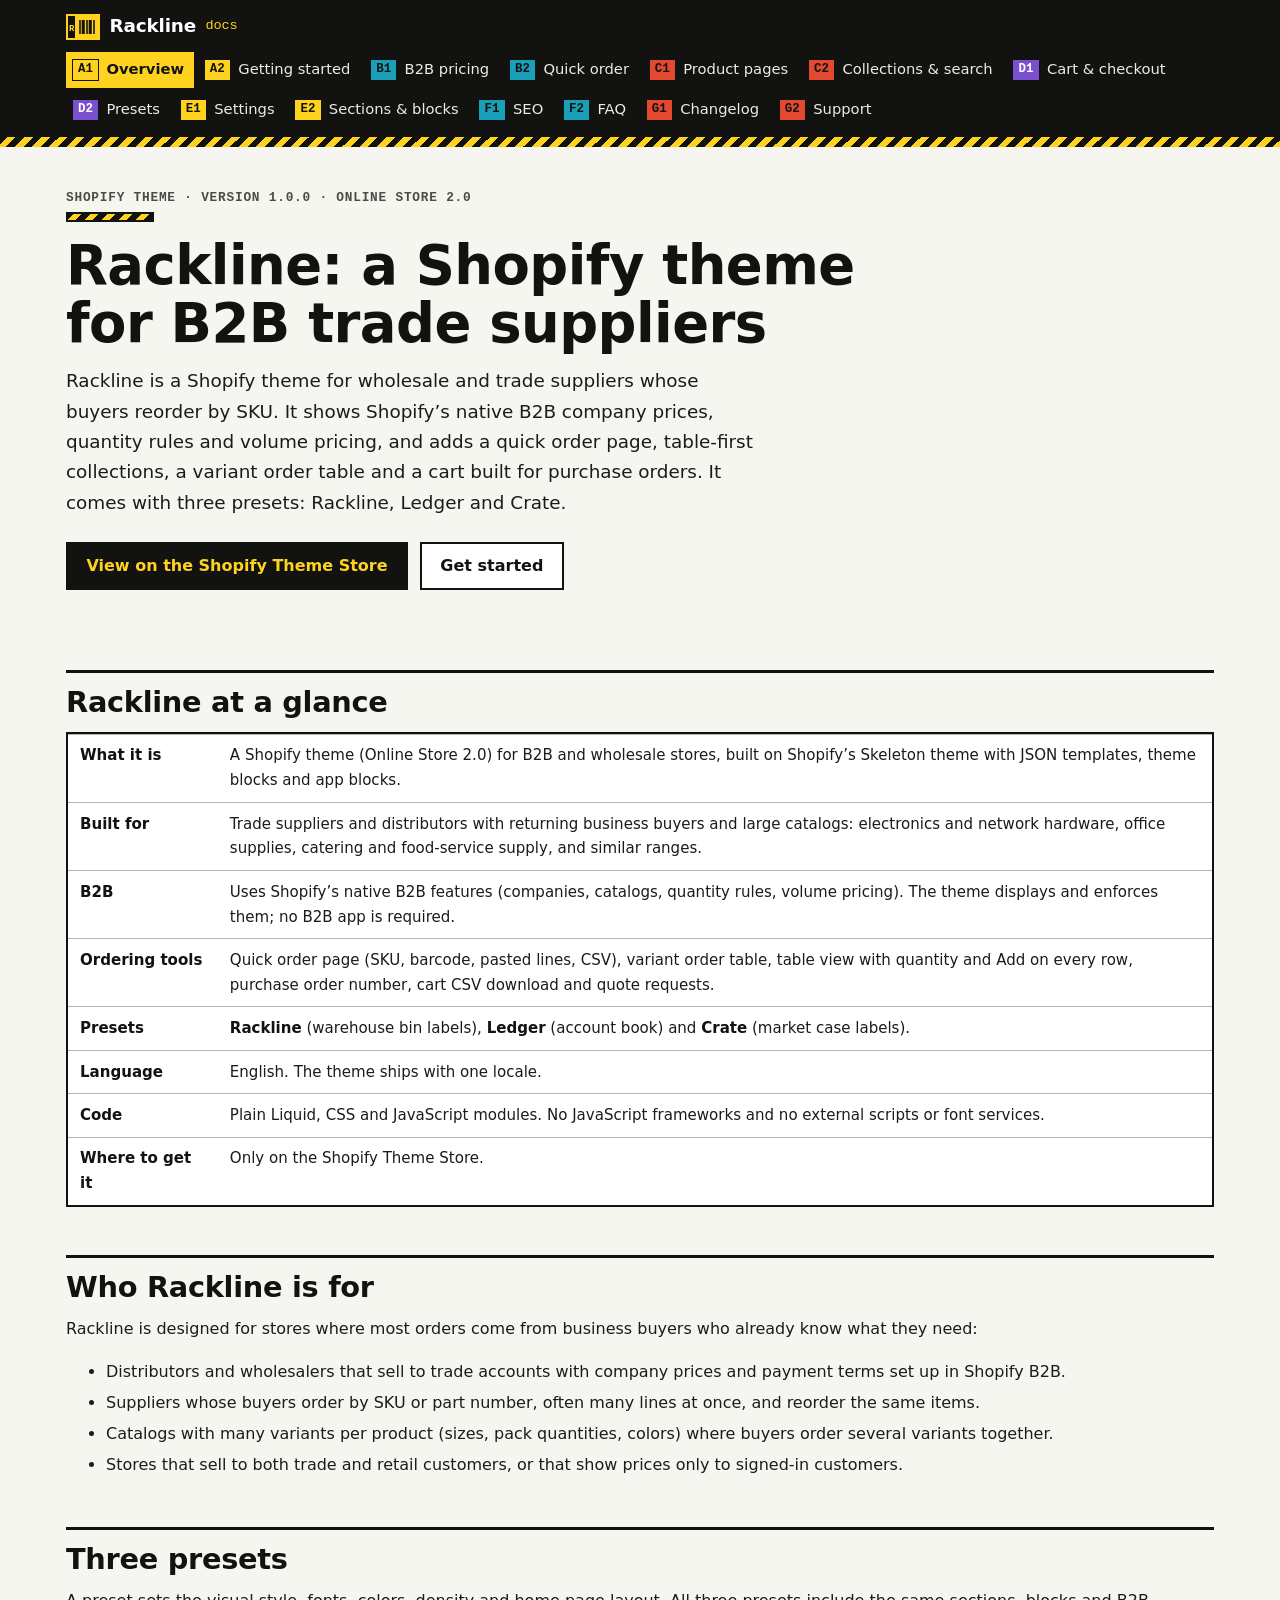
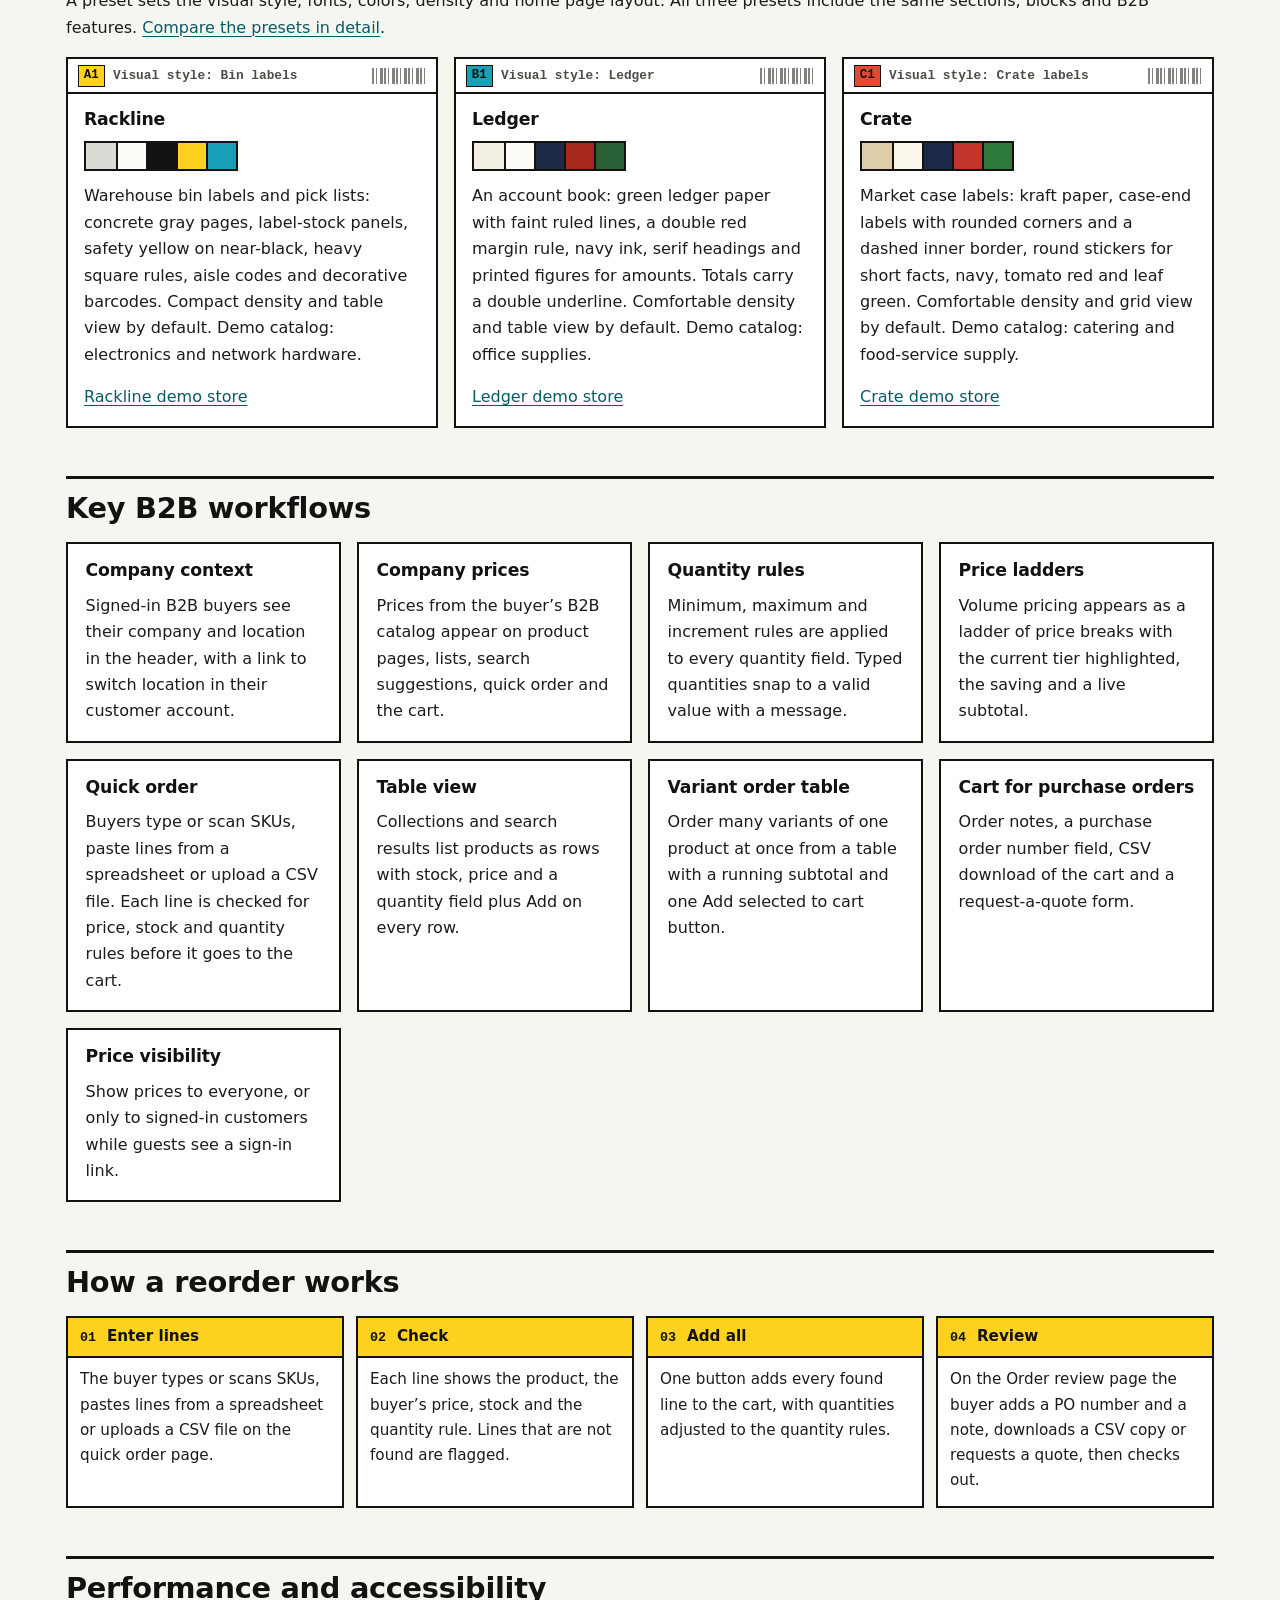
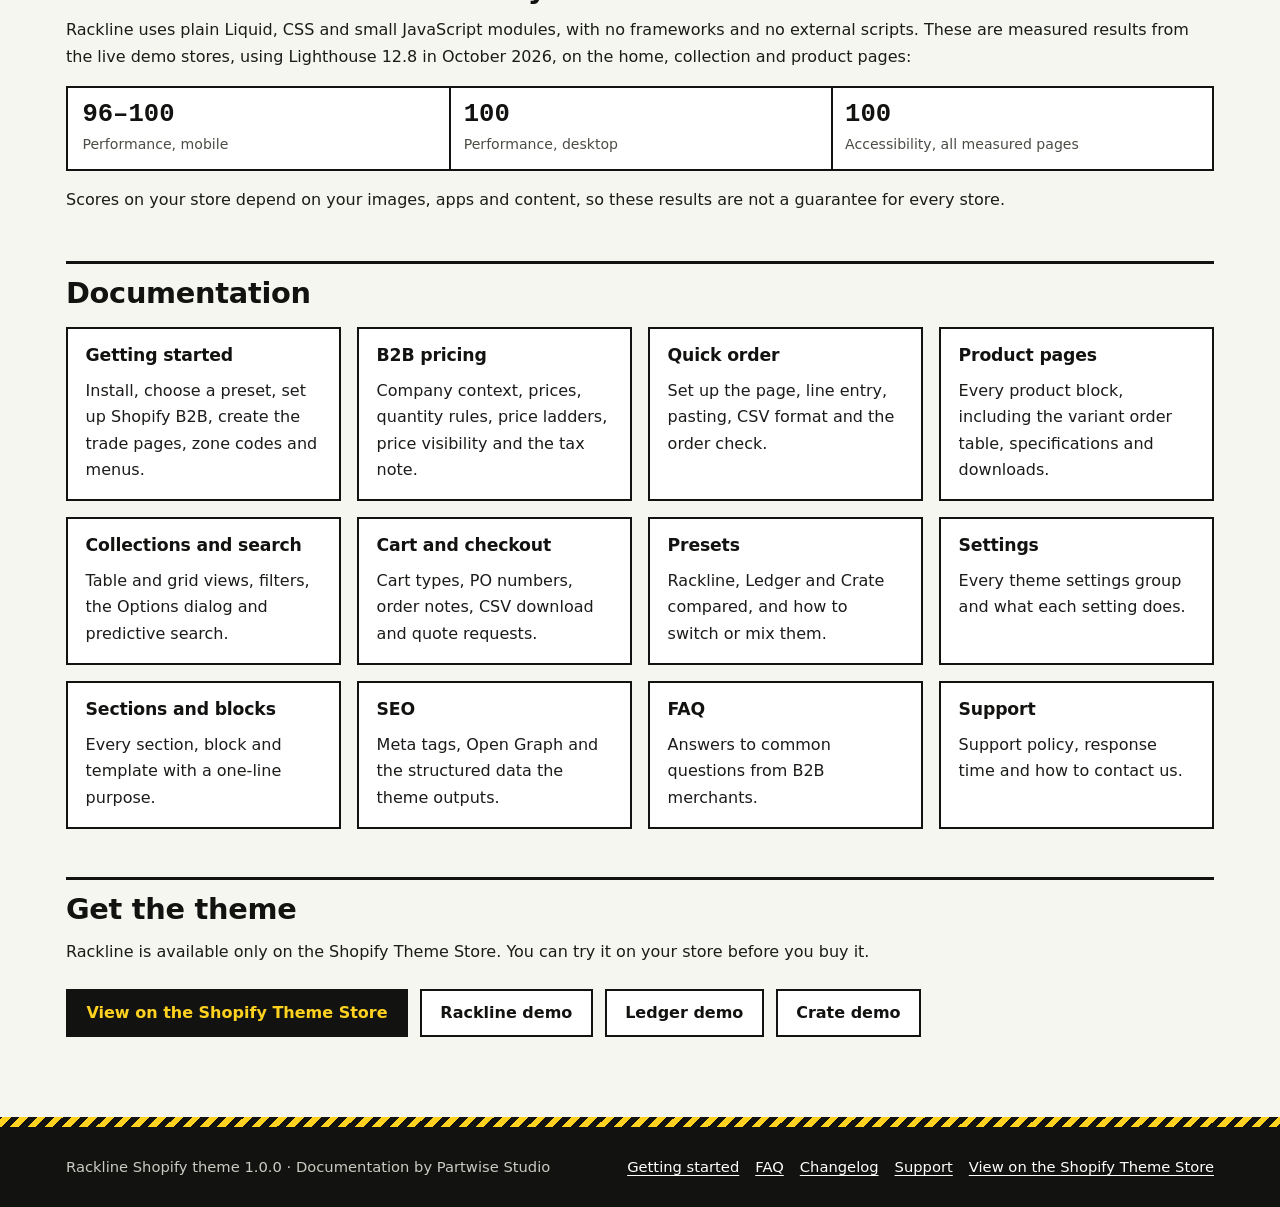
<file: index.html>
<!doctype html>
<html lang="en">
<head>
<meta charset="utf-8">
<meta name="viewport" content="width=device-width, initial-scale=1">
<title>Rackline Shopify theme for B2B trade suppliers | Docs</title>
<meta name="description" content="Rackline is a Shopify theme for B2B trade suppliers, with native B2B pricing, quantity rules, price ladders, quick order by SKU or CSV, and three presets.">
<link rel="canonical" href="https://lzzhdfq11-tech.github.io/rackline-docs/">
<meta name="color-scheme" content="light dark">
<meta name="theme-color" content="#121311">
<meta property="og:type" content="website">
<meta property="og:site_name" content="Rackline theme documentation">
<meta property="og:title" content="Rackline Shopify theme documentation">
<meta property="og:description" content="Rackline is a Shopify theme for B2B trade suppliers, with native B2B pricing, quantity rules, price ladders, quick order by SKU or CSV, and three presets.">
<meta property="og:url" content="https://lzzhdfq11-tech.github.io/rackline-docs/">
<meta property="og:locale" content="en_US">
<meta name="twitter:card" content="summary">
<meta name="twitter:title" content="Rackline Shopify theme documentation">
<meta name="twitter:description" content="Rackline is a Shopify theme for B2B trade suppliers, with native B2B pricing, quantity rules, price ladders, quick order by SKU or CSV, and three presets.">
<link rel="icon" href="assets/favicon.svg" type="image/svg+xml">
<link rel="stylesheet" href="assets/style.css">
<script src="assets/nav.js"></script>
<script type="application/ld+json">
{
  "@context": "https://schema.org",
  "@graph": [
    {
      "@type": "WebSite",
      "@id": "https://lzzhdfq11-tech.github.io/rackline-docs/#website",
      "name": "Rackline theme documentation",
      "url": "https://lzzhdfq11-tech.github.io/rackline-docs/",
      "inLanguage": "en-US",
      "publisher": {
        "@id": "https://lzzhdfq11-tech.github.io/rackline-docs/#organization"
      }
    },
    {
      "@type": "Organization",
      "@id": "https://lzzhdfq11-tech.github.io/rackline-docs/#organization",
      "name": "Partwise Studio",
      "url": "https://lzzhdfq11-tech.github.io/rackline-docs/"
    },
    {
      "@type": "SoftwareApplication",
      "@id": "https://lzzhdfq11-tech.github.io/rackline-docs/#software",
      "name": "Rackline",
      "alternateName": "Rackline Shopify theme",
      "applicationCategory": "BusinessApplication",
      "applicationSubCategory": "Shopify theme for B2B trade suppliers",
      "operatingSystem": "Shopify",
      "softwareVersion": "1.0.0",
      "inLanguage": "en",
      "url": "https://lzzhdfq11-tech.github.io/rackline-docs/",
      "description": "Rackline is a Shopify theme for B2B trade suppliers whose buyers reorder by SKU. It uses Shopify's native B2B features for company prices, quantity rules and volume pricing, and adds a quick order page, table-first collections, a variant order table and a cart with purchase order numbers, CSV download and quote requests. Presets: Rackline, Ledger and Crate.",
      "featureList": [
        "Native Shopify B2B: company and location shown in the header, company prices from B2B catalogs",
        "Quantity rules (minimum, maximum, increment) enforced on every quantity field, with a visible hint",
        "Volume pricing shown as a price ladder on product pages with the current tier highlighted, savings and a live subtotal",
        "Optional compact volume pricing in collection tables, product lists and product cards",
        "Price visibility setting: prices for everyone or for signed-in customers only",
        "Tax note next to prices (text only)",
        "Quick order page: type or scan SKUs or barcodes, paste spreadsheet lines, upload a CSV file, download a sample CSV, add all to cart",
        "Collections and search in table view or grid view, remembered per shopper",
        "Variant order table (variant matrix) on product pages and from collection rows",
        "AJAX filtering and sorting with URL sync",
        "Predictive search that matches SKUs and barcodes and shows SKU and price",
        "Cart side panel or Order review page with order notes, purchase order (PO) number, CSV download and quote requests",
        "Trade account application page sent through the Shopify contact form",
        "Product blocks for SKU, specifications, downloads, stock, pickup availability, delivery note and complementary products",
        "Aisle codes on navigation and collection lists from a collection metafield",
        "Three presets: Rackline, Ledger and Crate",
        "Online Store 2.0: JSON templates, theme blocks and app blocks; no JavaScript frameworks",
        "Structured data: Organization, WebSite, Product or ProductGroup, BreadcrumbList, BlogPosting and FAQPage"
      ],
      "author": {
        "@id": "https://lzzhdfq11-tech.github.io/rackline-docs/#organization"
      },
      "publisher": {
        "@id": "https://lzzhdfq11-tech.github.io/rackline-docs/#organization"
      }
    }
  ]
}
</script>
</head>
<body>
<a class="skip-link" href="#main">Skip to content</a>
<header class="site-header">
<div class="wrap">
<div class="site-nav-row">
<a class="brand" href="index.html"><svg viewBox="0 0 34 34" aria-hidden="true" focusable="false"><rect x="1" y="5" width="32" height="24" fill="#FFD21F" stroke="#FFD21F" stroke-width="2"/><rect x="1" y="5" width="9" height="24" fill="#121311" stroke="#FFD21F" stroke-width="2"/><path d="M14 10v14M16.5 10v14M18 10v14M21 10v14M23.5 10v14M25 10v14M28 10v14" stroke="#121311" stroke-width="1.6"/><text x="5.5" y="21" text-anchor="middle" font-family="ui-monospace,monospace" font-size="9" font-weight="700" fill="#FFD21F">R</text></svg>Rackline <span>docs</span></a>
<button class="nav-toggle" type="button" aria-expanded="false" aria-controls="site-nav-list">Menu</button>
</div>
<nav class="site-nav" aria-label="Documentation">
<ul id="site-nav-list"><li><a href="index.html" aria-current="page"><span class="code" aria-hidden="true">A1</span>Overview</a></li><li><a href="getting-started.html"><span class="code" aria-hidden="true">A2</span>Getting started</a></li><li class="z2"><a href="b2b.html"><span class="code" aria-hidden="true">B1</span>B2B pricing</a></li><li class="z2"><a href="quick-order.html"><span class="code" aria-hidden="true">B2</span>Quick order</a></li><li class="z3"><a href="product-pages.html"><span class="code" aria-hidden="true">C1</span>Product pages</a></li><li class="z3"><a href="collections-search.html"><span class="code" aria-hidden="true">C2</span>Collections &amp; search</a></li><li class="z4"><a href="cart-checkout.html"><span class="code" aria-hidden="true">D1</span>Cart &amp; checkout</a></li><li class="z4"><a href="presets.html"><span class="code" aria-hidden="true">D2</span>Presets</a></li><li><a href="settings.html"><span class="code" aria-hidden="true">E1</span>Settings</a></li><li><a href="sections.html"><span class="code" aria-hidden="true">E2</span>Sections &amp; blocks</a></li><li class="z2"><a href="seo.html"><span class="code" aria-hidden="true">F1</span>SEO</a></li><li class="z2"><a href="faq.html"><span class="code" aria-hidden="true">F2</span>FAQ</a></li><li class="z3"><a href="changelog.html"><span class="code" aria-hidden="true">G1</span>Changelog</a></li><li class="z3"><a href="support.html"><span class="code" aria-hidden="true">G2</span>Support</a></li></ul>
</nav>
</div>
</header>
<main id="main" tabindex="-1">
<div class="wrap">
<div class="doc-wide">
<section class="hero" aria-labelledby="page-title">
<p class="eyebrow">Shopify theme &middot; version 1.0.0 &middot; Online Store 2.0</p>
<h1 id="page-title">Rackline: a Shopify theme for B2B trade suppliers</h1>
<p class="lead">Rackline is a Shopify theme for wholesale and trade suppliers whose buyers reorder by SKU. It shows Shopify&rsquo;s native B2B company prices, quantity rules and volume pricing, and adds a quick order page, table-first collections, a variant order table and a cart built for purchase orders. It comes with three presets: Rackline, Ledger and Crate.</p>
<div class="actions">
<a class="button" href="https://themes.shopify.com/themes/rackline">View on the Shopify Theme Store</a>
<a class="button button--secondary" href="getting-started.html">Get started</a>
</div>
</section>

<h2 id="at-a-glance">Rackline at a glance</h2>
<div class="table-wrap"><table><caption class="visually-hidden">Rackline at a glance</caption><tbody>
<tr><th scope="row">What it is</th><td>A Shopify theme (Online Store 2.0) for B2B and wholesale stores, built on Shopify&rsquo;s Skeleton theme with JSON templates, theme blocks and app blocks.</td></tr>
<tr><th scope="row">Built for</th><td>Trade suppliers and distributors with returning business buyers and large catalogs: electronics and network hardware, office supplies, catering and food-service supply, and similar ranges.</td></tr>
<tr><th scope="row">B2B</th><td>Uses Shopify&rsquo;s native B2B features (companies, catalogs, quantity rules, volume pricing). The theme displays and enforces them; no B2B app is required.</td></tr>
<tr><th scope="row">Ordering tools</th><td>Quick order page (SKU, barcode, pasted lines, CSV), variant order table, table view with quantity and Add on every row, purchase order number, cart CSV download and quote requests.</td></tr>
<tr><th scope="row">Presets</th><td><strong>Rackline</strong> (warehouse bin labels), <strong>Ledger</strong> (account book) and <strong>Crate</strong> (market case labels).</td></tr>
<tr><th scope="row">Language</th><td>English. The theme ships with one locale.</td></tr>
<tr><th scope="row">Code</th><td>Plain Liquid, CSS and JavaScript modules. No JavaScript frameworks and no external scripts or font services.</td></tr>
<tr><th scope="row">Where to get it</th><td>Only on the Shopify Theme Store.</td></tr>
</tbody></table></div>

<h2 id="who-its-for">Who Rackline is for</h2>
<p>Rackline is designed for stores where most orders come from business buyers who already know what they need:</p>
<ul>
<li>Distributors and wholesalers that sell to trade accounts with company prices and payment terms set up in Shopify B2B.</li>
<li>Suppliers whose buyers order by SKU or part number, often many lines at once, and reorder the same items.</li>
<li>Catalogs with many variants per product (sizes, pack quantities, colors) where buyers order several variants together.</li>
<li>Stores that sell to both trade and retail customers, or that show prices only to signed-in customers.</li>
</ul>

<h2 id="presets">Three presets</h2>
<p>A preset sets the visual style, fonts, colors, density and home page layout. All three presets include the same sections, blocks and B2B features. <a href="presets.html">Compare the presets in detail</a>.</p>
<div class="grid">
<div class="card card--strip"><div class="strip"><span class="code" aria-hidden="true">A1</span>Visual style: Bin labels<span class="bars" aria-hidden="true"></span></div><div class="body">
<h3>Rackline</h3>
<div class="swatches" aria-hidden="true"><span style="background:#DADBD5"></span><span style="background:#FBFBF7"></span><span style="background:#121311"></span><span style="background:#FFD21F"></span><span style="background:#19A0B8"></span></div>
<p>Warehouse bin labels and pick lists: concrete gray pages, label-stock panels, safety yellow on near-black, heavy square rules, aisle codes and decorative barcodes. Compact density and table view by default. Demo catalog: electronics and network hardware.</p>
<p><a href="https://rackline-supply-sh0myv1i.myshopify.com">Rackline demo store</a></p>
</div></div>
<div class="card card--strip z2"><div class="strip"><span class="code" aria-hidden="true">B1</span>Visual style: Ledger<span class="bars" aria-hidden="true"></span></div><div class="body">
<h3>Ledger</h3>
<div class="swatches" aria-hidden="true"><span style="background:#F3EFE3"></span><span style="background:#FCFBF6"></span><span style="background:#1C2B45"></span><span style="background:#A6281E"></span><span style="background:#285F35"></span></div>
<p>An account book: green ledger paper with faint ruled lines, a double red margin rule, navy ink, serif headings and printed figures for amounts. Totals carry a double underline. Comfortable density and table view by default. Demo catalog: office supplies.</p>
<p><a href="https://ledger-supply-co-sqiwaphf.myshopify.com">Ledger demo store</a></p>
</div></div>
<div class="card card--strip z3"><div class="strip"><span class="code" aria-hidden="true">C1</span>Visual style: Crate labels<span class="bars" aria-hidden="true"></span></div><div class="body">
<h3>Crate</h3>
<div class="swatches" aria-hidden="true"><span style="background:#DFCCA8"></span><span style="background:#FBF6EA"></span><span style="background:#1B2848"></span><span style="background:#C2352B"></span><span style="background:#2E7A3A"></span></div>
<p>Market case labels: kraft paper, case-end labels with rounded corners and a dashed inner border, round stickers for short facts, navy, tomato red and leaf green. Comfortable density and grid view by default. Demo catalog: catering and food-service supply.</p>
<p><a href="https://crate-catering-supply-1w3ybyrj.myshopify.com">Crate demo store</a></p>
</div></div>
</div>

<h2 id="b2b-workflows">Key B2B workflows</h2>
<div class="grid">
<a class="card" href="b2b.html#company-context"><h3>Company context</h3><p>Signed-in B2B buyers see their company and location in the header, with a link to switch location in their customer account.</p></a>
<a class="card" href="b2b.html#company-prices"><h3>Company prices</h3><p>Prices from the buyer&rsquo;s B2B catalog appear on product pages, lists, search suggestions, quick order and the cart.</p></a>
<a class="card" href="b2b.html#quantity-rules"><h3>Quantity rules</h3><p>Minimum, maximum and increment rules are applied to every quantity field. Typed quantities snap to a valid value with a message.</p></a>
<a class="card" href="b2b.html#price-ladder"><h3>Price ladders</h3><p>Volume pricing appears as a ladder of price breaks with the current tier highlighted, the saving and a live subtotal.</p></a>
<a class="card" href="quick-order.html"><h3>Quick order</h3><p>Buyers type or scan SKUs, paste lines from a spreadsheet or upload a CSV file. Each line is checked for price, stock and quantity rules before it goes to the cart.</p></a>
<a class="card" href="collections-search.html#table-view"><h3>Table view</h3><p>Collections and search results list products as rows with stock, price and a quantity field plus Add on every row.</p></a>
<a class="card" href="product-pages.html#variant-order-table"><h3>Variant order table</h3><p>Order many variants of one product at once from a table with a running subtotal and one Add selected to cart button.</p></a>
<a class="card" href="cart-checkout.html"><h3>Cart for purchase orders</h3><p>Order notes, a purchase order number field, CSV download of the cart and a request-a-quote form.</p></a>
<a class="card" href="b2b.html#price-visibility"><h3>Price visibility</h3><p>Show prices to everyone, or only to signed-in customers while guests see a sign-in link.</p></a>
</div>

<h2 id="reorder-flow">How a reorder works</h2>
<ol class="flow" aria-label="Reorder flow with quick order">
<li><b><span class="mono">01</span> Enter lines</b>The buyer types or scans SKUs, pastes lines from a spreadsheet or uploads a CSV file on the quick order page.</li>
<li><b><span class="mono">02</span> Check</b>Each line shows the product, the buyer&rsquo;s price, stock and the quantity rule. Lines that are not found are flagged.</li>
<li><b><span class="mono">03</span> Add all</b>One button adds every found line to the cart, with quantities adjusted to the quantity rules.</li>
<li><b><span class="mono">04</span> Review</b>On the Order review page the buyer adds a PO number and a note, downloads a CSV copy or requests a quote, then checks out.</li>
</ol>

<h2 id="performance">Performance and accessibility</h2>
<p>Rackline uses plain Liquid, CSS and small JavaScript modules, with no frameworks and no external scripts. These are measured results from the live demo stores, using Lighthouse 12.8 in October 2026, on the home, collection and product pages:</p>
<div class="kpi">
<div><b>96&ndash;100</b><span>Performance, mobile</span></div>
<div><b>100</b><span>Performance, desktop</span></div>
<div><b>100</b><span>Accessibility, all measured pages</span></div>
</div>
<p>Scores on your store depend on your images, apps and content, so these results are not a guarantee for every store.</p>

<h2 id="documentation">Documentation</h2>
<div class="grid">
<a class="card" href="getting-started.html"><h3>Getting started</h3><p>Install, choose a preset, set up Shopify B2B, create the trade pages, zone codes and menus.</p></a>
<a class="card" href="b2b.html"><h3>B2B pricing</h3><p>Company context, prices, quantity rules, price ladders, price visibility and the tax note.</p></a>
<a class="card" href="quick-order.html"><h3>Quick order</h3><p>Set up the page, line entry, pasting, CSV format and the order check.</p></a>
<a class="card" href="product-pages.html"><h3>Product pages</h3><p>Every product block, including the variant order table, specifications and downloads.</p></a>
<a class="card" href="collections-search.html"><h3>Collections and search</h3><p>Table and grid views, filters, the Options dialog and predictive search.</p></a>
<a class="card" href="cart-checkout.html"><h3>Cart and checkout</h3><p>Cart types, PO numbers, order notes, CSV download and quote requests.</p></a>
<a class="card" href="presets.html"><h3>Presets</h3><p>Rackline, Ledger and Crate compared, and how to switch or mix them.</p></a>
<a class="card" href="settings.html"><h3>Settings</h3><p>Every theme settings group and what each setting does.</p></a>
<a class="card" href="sections.html"><h3>Sections and blocks</h3><p>Every section, block and template with a one-line purpose.</p></a>
<a class="card" href="seo.html"><h3>SEO</h3><p>Meta tags, Open Graph and the structured data the theme outputs.</p></a>
<a class="card" href="faq.html"><h3>FAQ</h3><p>Answers to common questions from B2B merchants.</p></a>
<a class="card" href="support.html"><h3>Support</h3><p>Support policy, response time and how to contact us.</p></a>
</div>

<h2 id="get-the-theme">Get the theme</h2>
<p>Rackline is available only on the Shopify Theme Store. You can try it on your store before you buy it.</p>
<div class="actions">
<a class="button" href="https://themes.shopify.com/themes/rackline">View on the Shopify Theme Store</a>
<a class="button button--secondary" href="https://rackline-supply-sh0myv1i.myshopify.com">Rackline demo</a>
<a class="button button--secondary" href="https://ledger-supply-co-sqiwaphf.myshopify.com">Ledger demo</a>
<a class="button button--secondary" href="https://crate-catering-supply-1w3ybyrj.myshopify.com">Crate demo</a>
</div>
</div>
</div>
</main>
<footer class="site-footer">
<div class="wrap">
<p>Rackline Shopify theme 1.0.0 &middot; Documentation by Partwise Studio</p>
<ul>
<li><a href="getting-started.html">Getting started</a></li>
<li><a href="faq.html">FAQ</a></li>
<li><a href="changelog.html">Changelog</a></li>
<li><a href="support.html">Support</a></li>
<li><a href="https://themes.shopify.com/themes/rackline">View on the Shopify Theme Store</a></li>
</ul>
</div>
</footer>
</body>
</html>
</file>
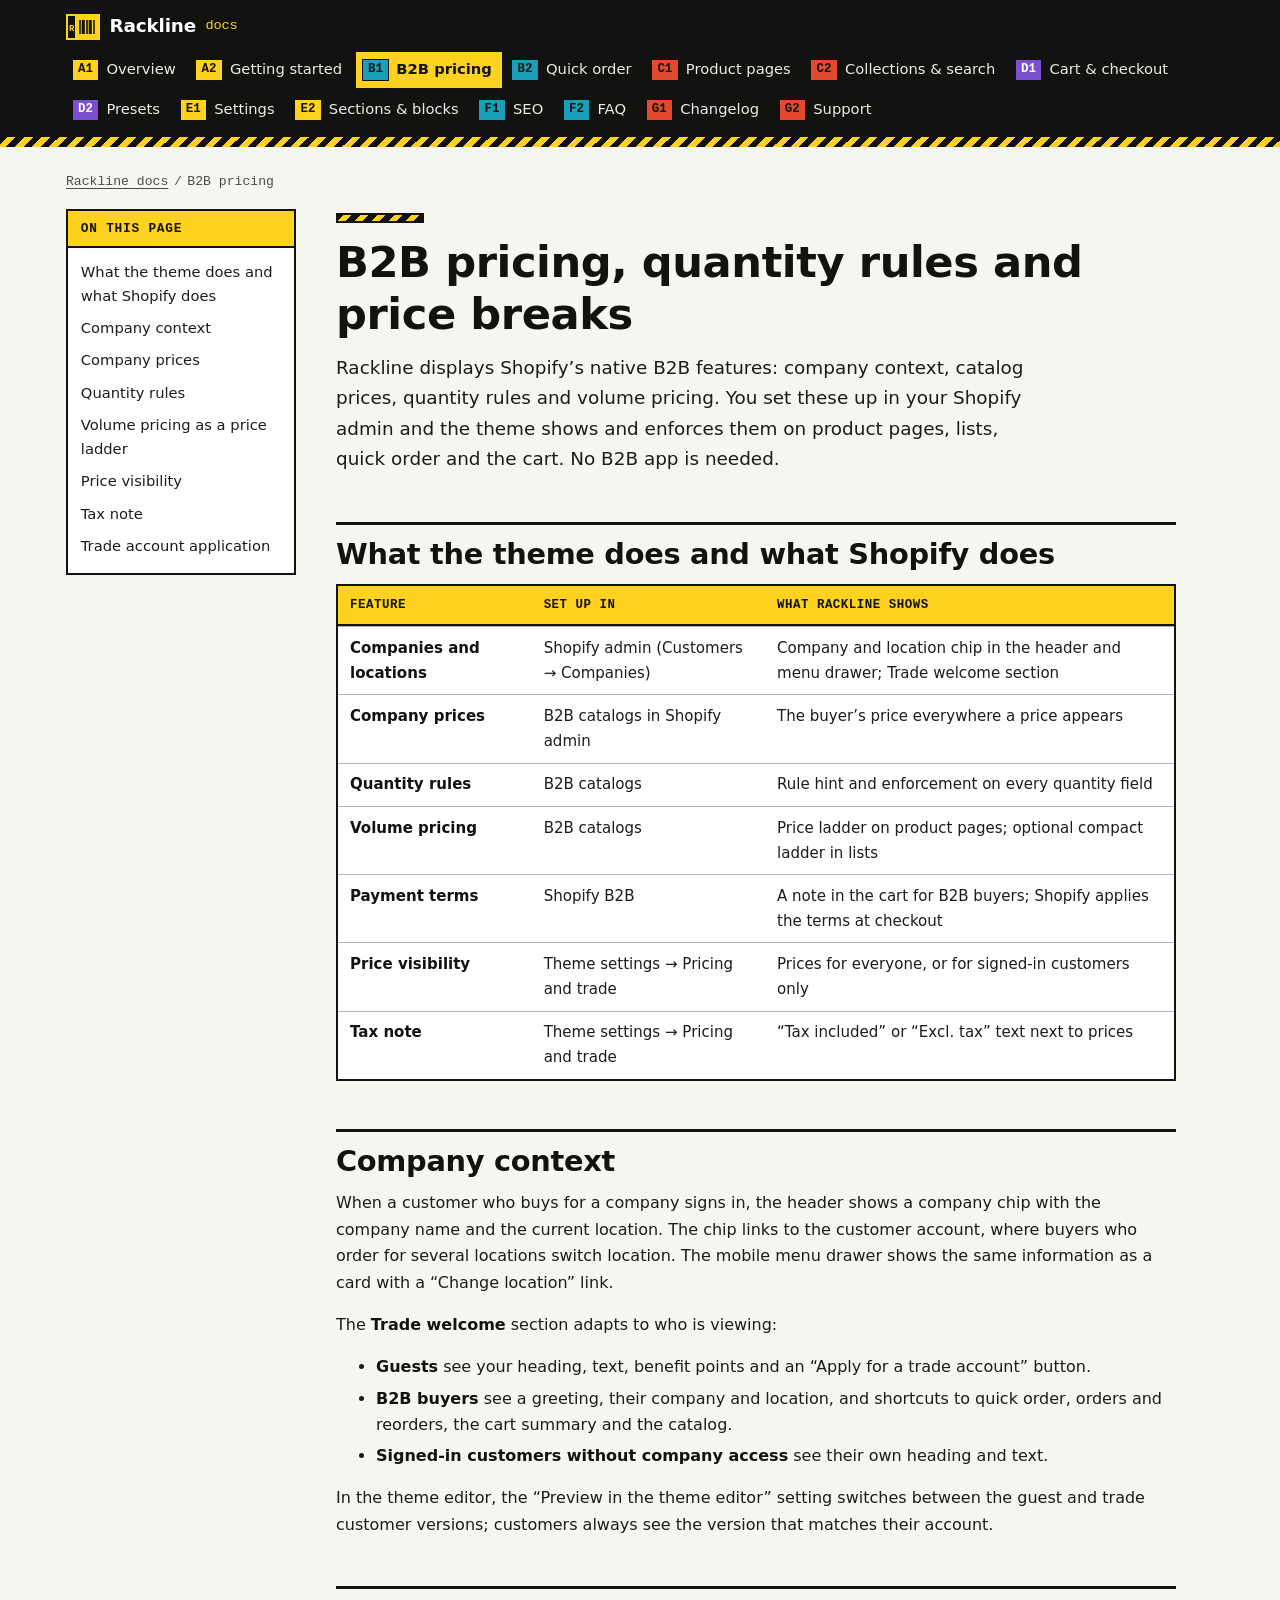
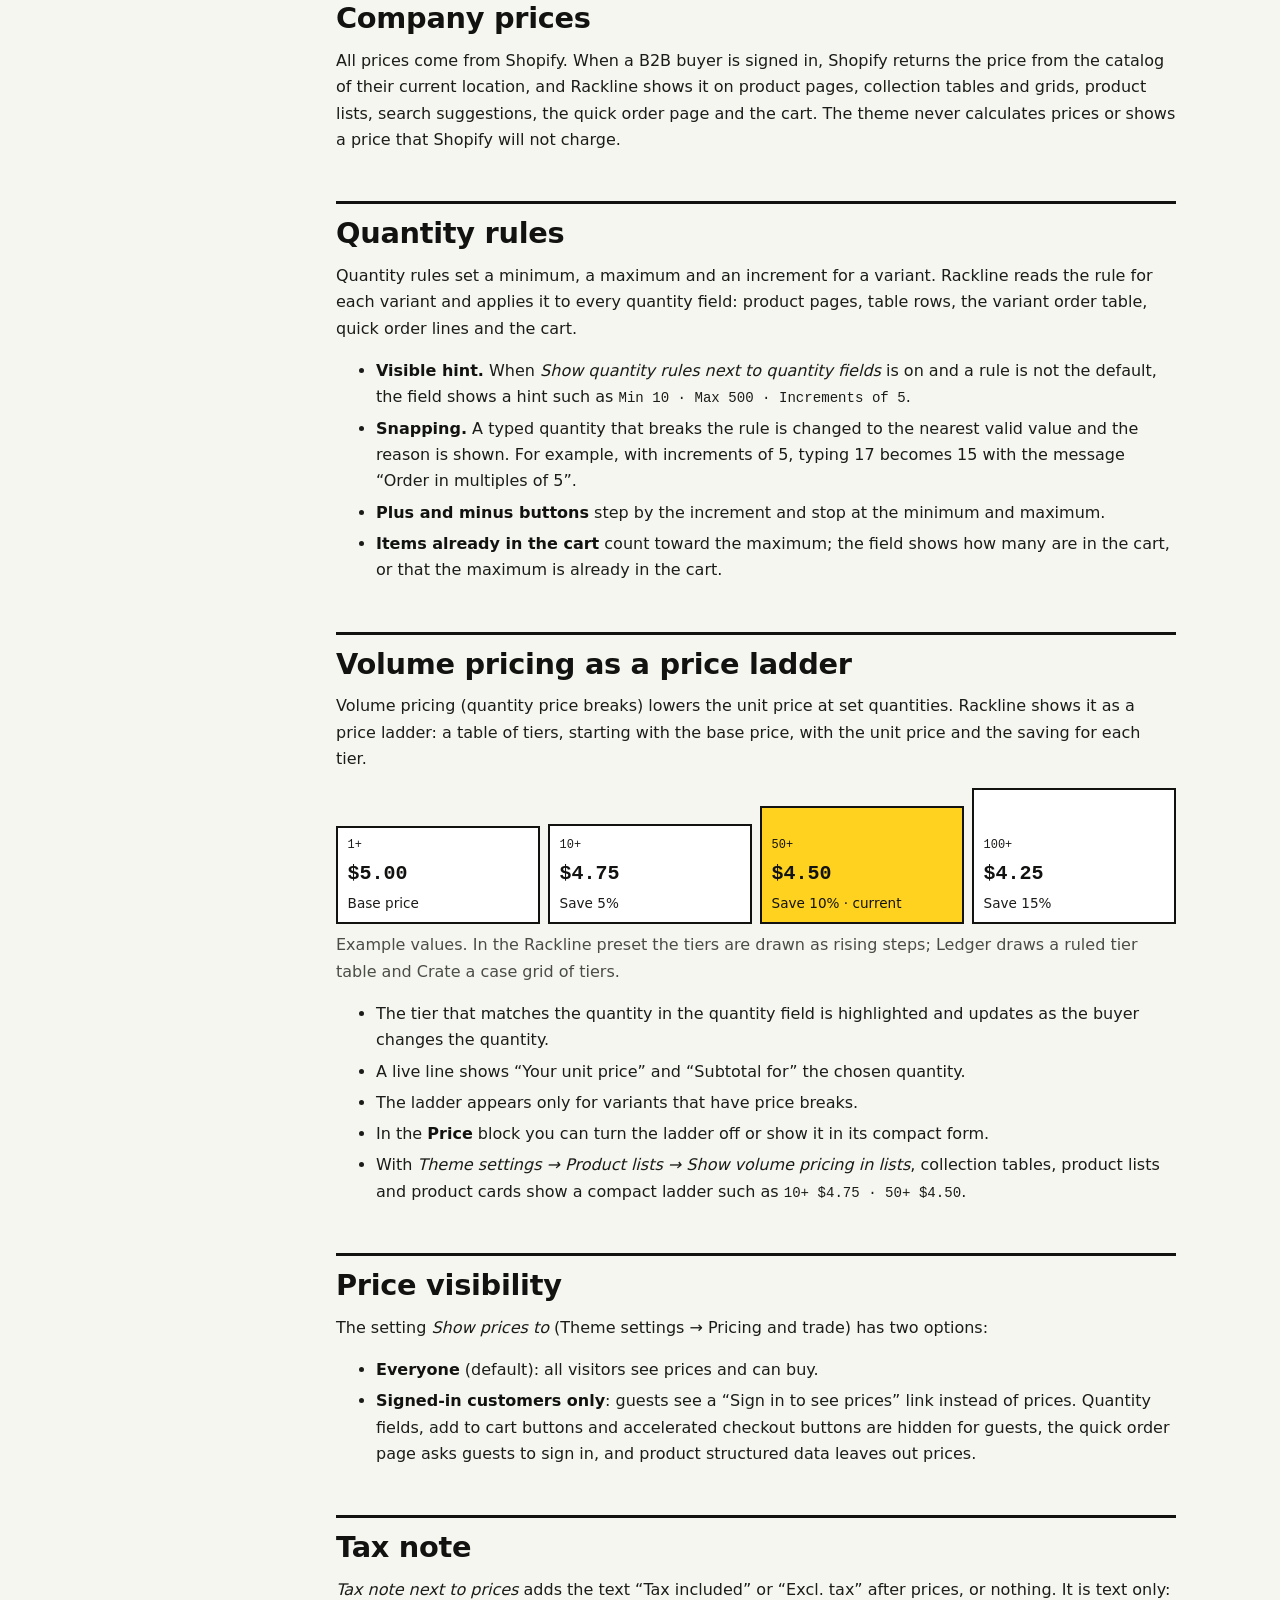
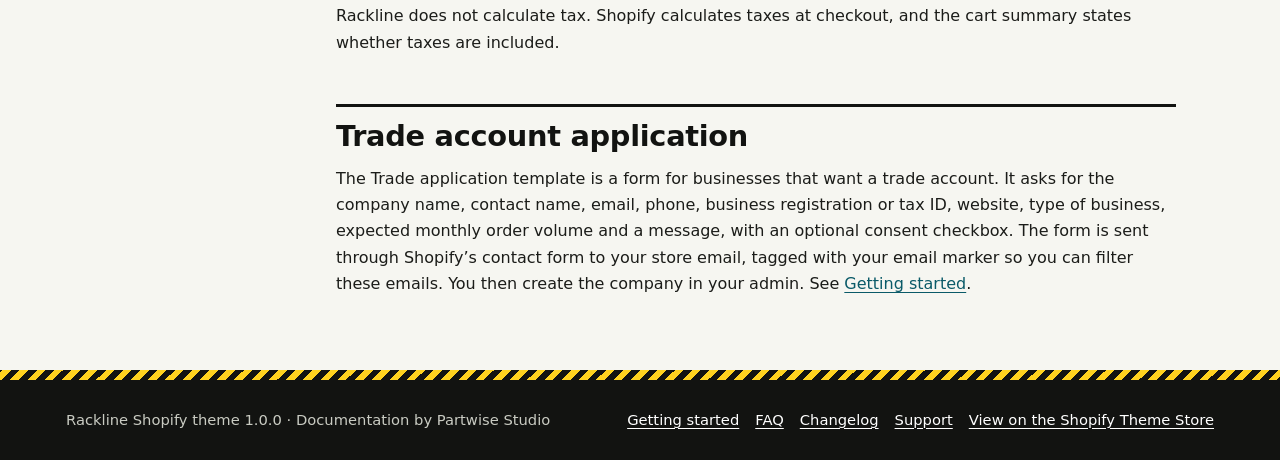
<file: b2b.html>
<!doctype html>
<html lang="en">
<head>
<meta charset="utf-8">
<meta name="viewport" content="width=device-width, initial-scale=1">
<title>B2B pricing, quantity rules and price breaks | Rackline</title>
<meta name="description" content="How the Rackline Shopify theme shows company prices, quantity rules, volume price ladders, price visibility for guests and the company chip for B2B buyers.">
<link rel="canonical" href="https://lzzhdfq11-tech.github.io/rackline-docs/b2b.html">
<meta name="color-scheme" content="light dark">
<meta name="theme-color" content="#121311">
<meta property="og:type" content="article">
<meta property="og:site_name" content="Rackline theme documentation">
<meta property="og:title" content="B2B pricing, quantity rules and price breaks in Rackline">
<meta property="og:description" content="How the Rackline Shopify theme shows company prices, quantity rules, volume price ladders, price visibility for guests and the company chip for B2B buyers.">
<meta property="og:url" content="https://lzzhdfq11-tech.github.io/rackline-docs/b2b.html">
<meta property="og:locale" content="en_US">
<meta name="twitter:card" content="summary">
<meta name="twitter:title" content="B2B pricing, quantity rules and price breaks in Rackline">
<meta name="twitter:description" content="How the Rackline Shopify theme shows company prices, quantity rules, volume price ladders, price visibility for guests and the company chip for B2B buyers.">
<link rel="icon" href="assets/favicon.svg" type="image/svg+xml">
<link rel="stylesheet" href="assets/style.css">
<script src="assets/nav.js"></script>
<script type="application/ld+json">
{
  "@context": "https://schema.org",
  "@graph": [
    {
      "@type": "TechArticle",
      "headline": "B2B pricing, quantity rules and price breaks in Rackline",
      "description": "How the Rackline Shopify theme shows company prices, quantity rules, volume price ladders, price visibility for guests and the company chip for B2B buyers.",
      "url": "https://lzzhdfq11-tech.github.io/rackline-docs/b2b.html",
      "inLanguage": "en-US",
      "dateModified": "2026-10-22",
      "author": {
        "@type": "Organization",
        "@id": "https://lzzhdfq11-tech.github.io/rackline-docs/#organization",
        "name": "Partwise Studio",
        "url": "https://lzzhdfq11-tech.github.io/rackline-docs/"
      },
      "publisher": {
        "@type": "Organization",
        "@id": "https://lzzhdfq11-tech.github.io/rackline-docs/#organization",
        "name": "Partwise Studio",
        "url": "https://lzzhdfq11-tech.github.io/rackline-docs/"
      },
      "about": {
        "@type": "SoftwareApplication",
        "name": "Rackline",
        "applicationCategory": "BusinessApplication",
        "operatingSystem": "Shopify"
      },
      "isPartOf": {
        "@type": "WebSite",
        "name": "Rackline theme documentation",
        "url": "https://lzzhdfq11-tech.github.io/rackline-docs/"
      }
    },
    {
      "@type": "BreadcrumbList",
      "itemListElement": [
        {
          "@type": "ListItem",
          "position": 1,
          "name": "Rackline docs",
          "item": "https://lzzhdfq11-tech.github.io/rackline-docs/"
        },
        {
          "@type": "ListItem",
          "position": 2,
          "name": "B2B pricing",
          "item": "https://lzzhdfq11-tech.github.io/rackline-docs/b2b.html"
        }
      ]
    }
  ]
}
</script>
</head>
<body>
<a class="skip-link" href="#main">Skip to content</a>
<header class="site-header">
<div class="wrap">
<div class="site-nav-row">
<a class="brand" href="index.html"><svg viewBox="0 0 34 34" aria-hidden="true" focusable="false"><rect x="1" y="5" width="32" height="24" fill="#FFD21F" stroke="#FFD21F" stroke-width="2"/><rect x="1" y="5" width="9" height="24" fill="#121311" stroke="#FFD21F" stroke-width="2"/><path d="M14 10v14M16.5 10v14M18 10v14M21 10v14M23.5 10v14M25 10v14M28 10v14" stroke="#121311" stroke-width="1.6"/><text x="5.5" y="21" text-anchor="middle" font-family="ui-monospace,monospace" font-size="9" font-weight="700" fill="#FFD21F">R</text></svg>Rackline <span>docs</span></a>
<button class="nav-toggle" type="button" aria-expanded="false" aria-controls="site-nav-list">Menu</button>
</div>
<nav class="site-nav" aria-label="Documentation">
<ul id="site-nav-list"><li><a href="index.html"><span class="code" aria-hidden="true">A1</span>Overview</a></li><li><a href="getting-started.html"><span class="code" aria-hidden="true">A2</span>Getting started</a></li><li class="z2"><a href="b2b.html" aria-current="page"><span class="code" aria-hidden="true">B1</span>B2B pricing</a></li><li class="z2"><a href="quick-order.html"><span class="code" aria-hidden="true">B2</span>Quick order</a></li><li class="z3"><a href="product-pages.html"><span class="code" aria-hidden="true">C1</span>Product pages</a></li><li class="z3"><a href="collections-search.html"><span class="code" aria-hidden="true">C2</span>Collections &amp; search</a></li><li class="z4"><a href="cart-checkout.html"><span class="code" aria-hidden="true">D1</span>Cart &amp; checkout</a></li><li class="z4"><a href="presets.html"><span class="code" aria-hidden="true">D2</span>Presets</a></li><li><a href="settings.html"><span class="code" aria-hidden="true">E1</span>Settings</a></li><li><a href="sections.html"><span class="code" aria-hidden="true">E2</span>Sections &amp; blocks</a></li><li class="z2"><a href="seo.html"><span class="code" aria-hidden="true">F1</span>SEO</a></li><li class="z2"><a href="faq.html"><span class="code" aria-hidden="true">F2</span>FAQ</a></li><li class="z3"><a href="changelog.html"><span class="code" aria-hidden="true">G1</span>Changelog</a></li><li class="z3"><a href="support.html"><span class="code" aria-hidden="true">G2</span>Support</a></li></ul>
</nav>
</div>
</header>
<main id="main" tabindex="-1">
<div class="wrap">
<nav aria-label="Breadcrumb"><ol class="breadcrumb"><li><a href="index.html">Rackline docs</a></li><li aria-current="page">B2B pricing</li></ol></nav>
<div class="doc doc--toc"><nav class="toc" aria-label="On this page"><details class="toc-details"><summary class="toc-title">On this page</summary><ol><li><a href="#overview">What the theme does and what Shopify does</a></li><li><a href="#company-context">Company context</a></li><li><a href="#company-prices">Company prices</a></li><li><a href="#quantity-rules">Quantity rules</a></li><li><a href="#price-ladder">Volume pricing as a price ladder</a></li><li><a href="#price-visibility">Price visibility</a></li><li><a href="#tax-note">Tax note</a></li><li><a href="#trade-application">Trade account application</a></li></ol></details></nav><article class="doc-body">
<h1>B2B pricing, quantity rules and price breaks</h1>
<p class="lead">Rackline displays Shopify&rsquo;s native B2B features: company context, catalog prices, quantity rules and volume pricing. You set these up in your Shopify admin and the theme shows and enforces them on product pages, lists, quick order and the cart. No B2B app is needed.</p>

<h2 id="overview">What the theme does and what Shopify does</h2>
<div class="table-wrap"><table><caption class="visually-hidden">Responsibilities</caption>
<thead><tr><th scope="col">Feature</th><th scope="col">Set up in</th><th scope="col">What Rackline shows</th></tr></thead>
<tbody>
<tr><th scope="row">Companies and locations</th><td>Shopify admin (Customers &rarr; Companies)</td><td>Company and location chip in the header and menu drawer; Trade welcome section</td></tr>
<tr><th scope="row">Company prices</th><td>B2B catalogs in Shopify admin</td><td>The buyer&rsquo;s price everywhere a price appears</td></tr>
<tr><th scope="row">Quantity rules</th><td>B2B catalogs</td><td>Rule hint and enforcement on every quantity field</td></tr>
<tr><th scope="row">Volume pricing</th><td>B2B catalogs</td><td>Price ladder on product pages; optional compact ladder in lists</td></tr>
<tr><th scope="row">Payment terms</th><td>Shopify B2B</td><td>A note in the cart for B2B buyers; Shopify applies the terms at checkout</td></tr>
<tr><th scope="row">Price visibility</th><td>Theme settings &rarr; Pricing and trade</td><td>Prices for everyone, or for signed-in customers only</td></tr>
<tr><th scope="row">Tax note</th><td>Theme settings &rarr; Pricing and trade</td><td>&ldquo;Tax included&rdquo; or &ldquo;Excl. tax&rdquo; text next to prices</td></tr>
</tbody></table></div>

<h2 id="company-context">Company context</h2>
<p>When a customer who buys for a company signs in, the header shows a company chip with the company name and the current location. The chip links to the customer account, where buyers who order for several locations switch location. The mobile menu drawer shows the same information as a card with a &ldquo;Change location&rdquo; link.</p>
<p>The <strong>Trade welcome</strong> section adapts to who is viewing:</p>
<ul>
<li><strong>Guests</strong> see your heading, text, benefit points and an &ldquo;Apply for a trade account&rdquo; button.</li>
<li><strong>B2B buyers</strong> see a greeting, their company and location, and shortcuts to quick order, orders and reorders, the cart summary and the catalog.</li>
<li><strong>Signed-in customers without company access</strong> see their own heading and text.</li>
</ul>
<p>In the theme editor, the &ldquo;Preview in the theme editor&rdquo; setting switches between the guest and trade customer versions; customers always see the version that matches their account.</p>

<h2 id="company-prices">Company prices</h2>
<p>All prices come from Shopify. When a B2B buyer is signed in, Shopify returns the price from the catalog of their current location, and Rackline shows it on product pages, collection tables and grids, product lists, search suggestions, the quick order page and the cart. The theme never calculates prices or shows a price that Shopify will not charge.</p>

<h2 id="quantity-rules">Quantity rules</h2>
<p>Quantity rules set a minimum, a maximum and an increment for a variant. Rackline reads the rule for each variant and applies it to every quantity field: product pages, table rows, the variant order table, quick order lines and the cart.</p>
<ul>
<li><strong>Visible hint.</strong> When <em>Show quantity rules next to quantity fields</em> is on and a rule is not the default, the field shows a hint such as <span class="mono">Min 10 &middot; Max 500 &middot; Increments of 5</span>.</li>
<li><strong>Snapping.</strong> A typed quantity that breaks the rule is changed to the nearest valid value and the reason is shown. For example, with increments of 5, typing 17 becomes 15 with the message &ldquo;Order in multiples of 5&rdquo;.</li>
<li><strong>Plus and minus buttons</strong> step by the increment and stop at the minimum and maximum.</li>
<li><strong>Items already in the cart</strong> count toward the maximum; the field shows how many are in the cart, or that the maximum is already in the cart.</li>
</ul>

<h2 id="price-ladder">Volume pricing as a price ladder</h2>
<p>Volume pricing (quantity price breaks) lowers the unit price at set quantities. Rackline shows it as a price ladder: a table of tiers, starting with the base price, with the unit price and the saving for each tier.</p>
<ol class="ladder" aria-label="Example price ladder">
<li style="--tier:0"><span class="mono">1+</span><b class="mono">$5.00</b><span>Base price</span></li>
<li style="--tier:1"><span class="mono">10+</span><b class="mono">$4.75</b><span>Save 5%</span></li>
<li style="--tier:2" class="is-current"><span class="mono">50+</span><b class="mono">$4.50</b><span>Save 10% &middot; current</span></li>
<li style="--tier:3"><span class="mono">100+</span><b class="mono">$4.25</b><span>Save 15%</span></li>
</ol>
<p class="muted">Example values. In the Rackline preset the tiers are drawn as rising steps; Ledger draws a ruled tier table and Crate a case grid of tiers.</p>
<ul>
<li>The tier that matches the quantity in the quantity field is highlighted and updates as the buyer changes the quantity.</li>
<li>A live line shows &ldquo;Your unit price&rdquo; and &ldquo;Subtotal for&rdquo; the chosen quantity.</li>
<li>The ladder appears only for variants that have price breaks.</li>
<li>In the <strong>Price</strong> block you can turn the ladder off or show it in its compact form.</li>
<li>With <em>Theme settings &rarr; Product lists &rarr; Show volume pricing in lists</em>, collection tables, product lists and product cards show a compact ladder such as <span class="mono">10+ $4.75 &middot; 50+ $4.50</span>.</li>
</ul>

<h2 id="price-visibility">Price visibility</h2>
<p>The setting <em>Show prices to</em> (Theme settings &rarr; Pricing and trade) has two options:</p>
<ul>
<li><strong>Everyone</strong> (default): all visitors see prices and can buy.</li>
<li><strong>Signed-in customers only</strong>: guests see a &ldquo;Sign in to see prices&rdquo; link instead of prices. Quantity fields, add to cart buttons and accelerated checkout buttons are hidden for guests, the quick order page asks guests to sign in, and product structured data leaves out prices.</li>
</ul>

<h2 id="tax-note">Tax note</h2>
<p><em>Tax note next to prices</em> adds the text &ldquo;Tax included&rdquo; or &ldquo;Excl. tax&rdquo; after prices, or nothing. It is text only: Rackline does not calculate tax. Shopify calculates taxes at checkout, and the cart summary states whether taxes are included.</p>

<h2 id="trade-application">Trade account application</h2>
<p>The Trade application template is a form for businesses that want a trade account. It asks for the company name, contact name, email, phone, business registration or tax ID, website, type of business, expected monthly order volume and a message, with an optional consent checkbox. The form is sent through Shopify&rsquo;s contact form to your store email, tagged with your email marker so you can filter these emails. You then create the company in your admin. See <a href="getting-started.html#application-page">Getting started</a>.</p>
</article></div>
</div>
</main>
<footer class="site-footer">
<div class="wrap">
<p>Rackline Shopify theme 1.0.0 &middot; Documentation by Partwise Studio</p>
<ul>
<li><a href="getting-started.html">Getting started</a></li>
<li><a href="faq.html">FAQ</a></li>
<li><a href="changelog.html">Changelog</a></li>
<li><a href="support.html">Support</a></li>
<li><a href="https://themes.shopify.com/themes/rackline">View on the Shopify Theme Store</a></li>
</ul>
</div>
</footer>
</body>
</html>
</file>
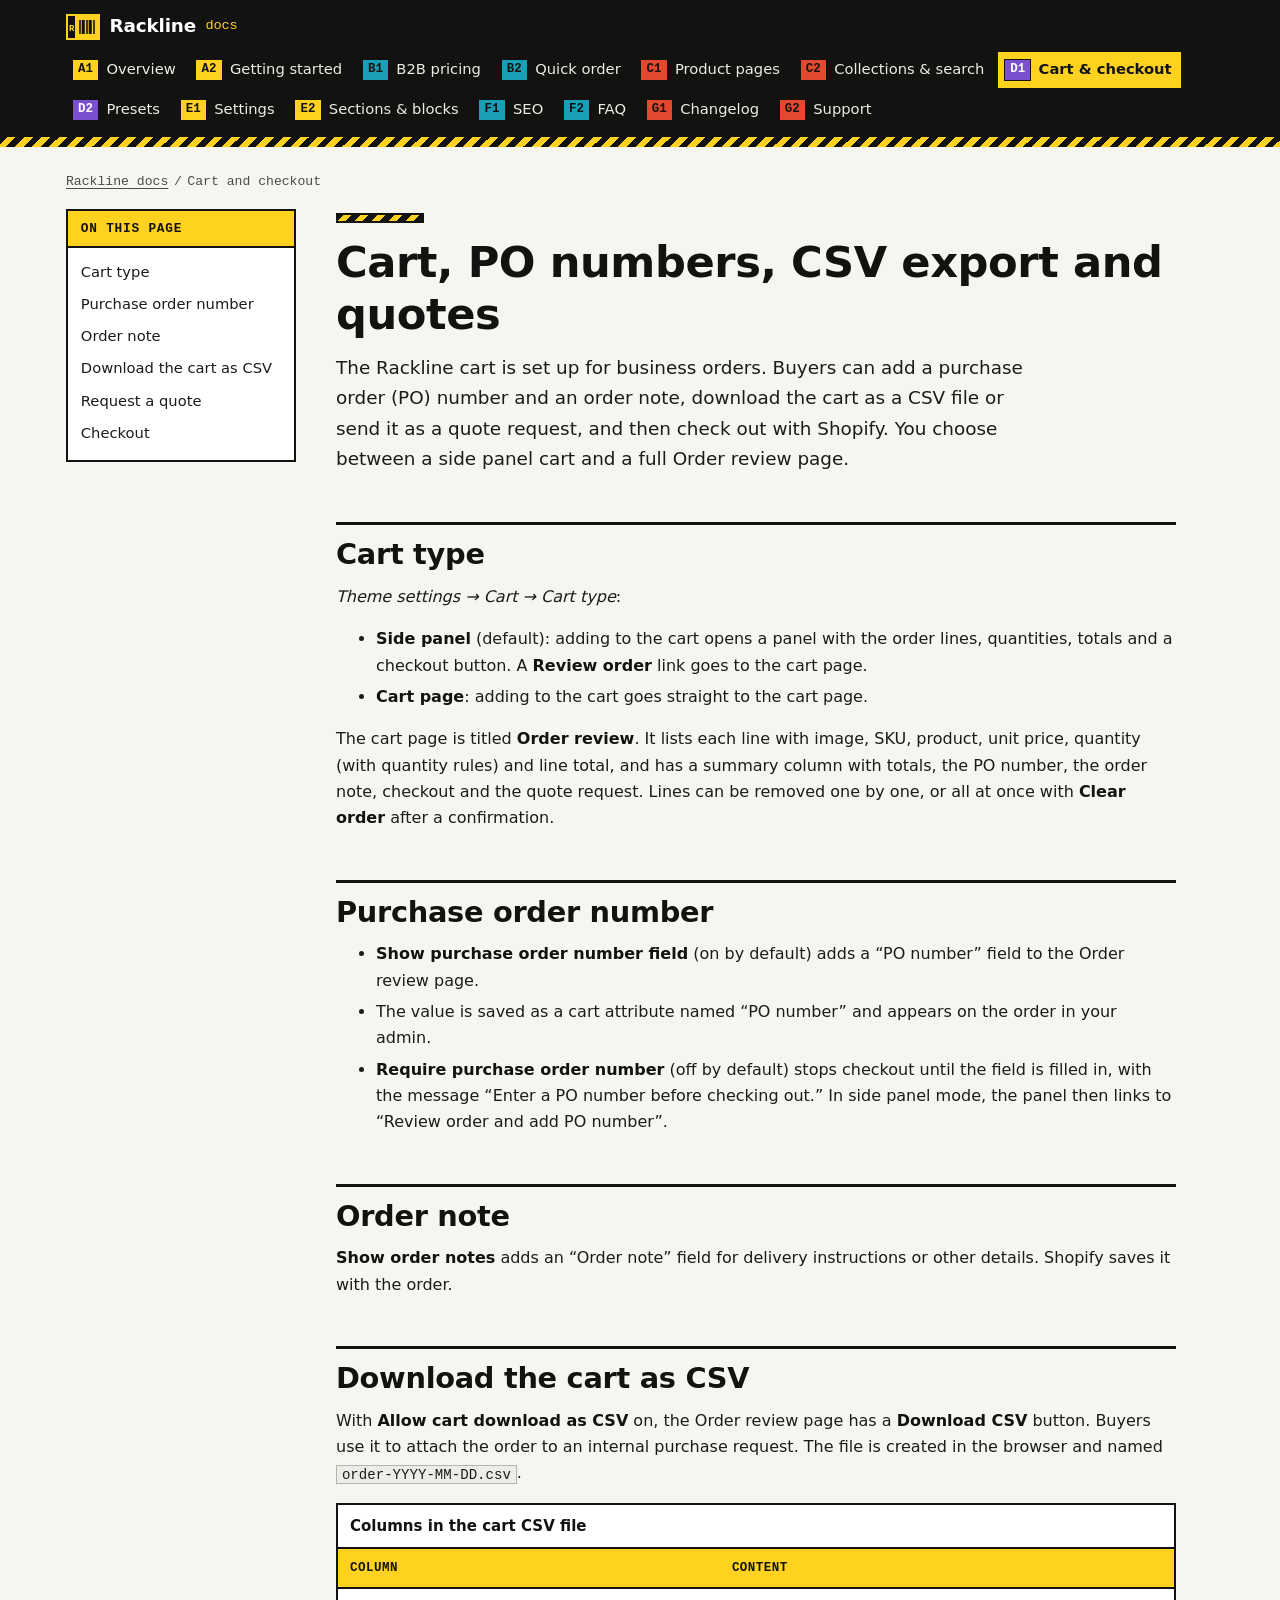
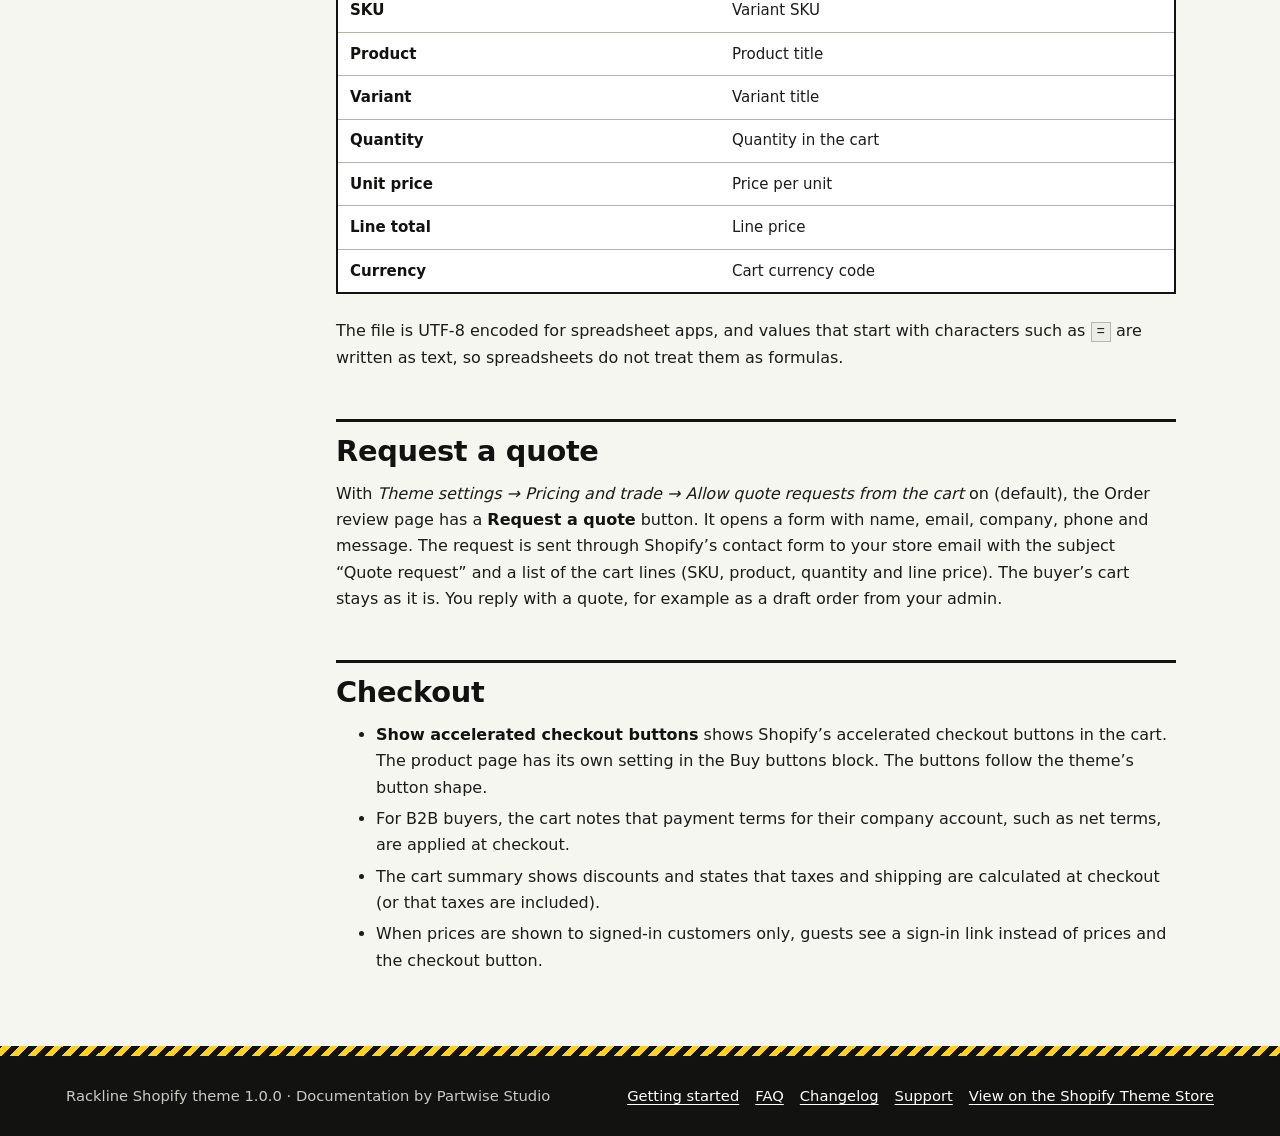
<file: cart-checkout.html>
<!doctype html>
<html lang="en">
<head>
<meta charset="utf-8">
<meta name="viewport" content="width=device-width, initial-scale=1">
<title>Cart, PO numbers, CSV export and quotes | Rackline</title>
<meta name="description" content="The Rackline cart for B2B orders: side panel or Order review page, purchase order number, order notes, cart CSV download and quote requests from the cart.">
<link rel="canonical" href="https://lzzhdfq11-tech.github.io/rackline-docs/cart-checkout.html">
<meta name="color-scheme" content="light dark">
<meta name="theme-color" content="#121311">
<meta property="og:type" content="article">
<meta property="og:site_name" content="Rackline theme documentation">
<meta property="og:title" content="Cart, PO numbers, CSV export and quotes in Rackline">
<meta property="og:description" content="The Rackline cart for B2B orders: side panel or Order review page, purchase order number, order notes, cart CSV download and quote requests from the cart.">
<meta property="og:url" content="https://lzzhdfq11-tech.github.io/rackline-docs/cart-checkout.html">
<meta property="og:locale" content="en_US">
<meta name="twitter:card" content="summary">
<meta name="twitter:title" content="Cart, PO numbers, CSV export and quotes in Rackline">
<meta name="twitter:description" content="The Rackline cart for B2B orders: side panel or Order review page, purchase order number, order notes, cart CSV download and quote requests from the cart.">
<link rel="icon" href="assets/favicon.svg" type="image/svg+xml">
<link rel="stylesheet" href="assets/style.css">
<script src="assets/nav.js"></script>
<script type="application/ld+json">
{
  "@context": "https://schema.org",
  "@graph": [
    {
      "@type": "TechArticle",
      "headline": "Cart, PO numbers, CSV export and quotes in Rackline",
      "description": "The Rackline cart for B2B orders: side panel or Order review page, purchase order number, order notes, cart CSV download and quote requests from the cart.",
      "url": "https://lzzhdfq11-tech.github.io/rackline-docs/cart-checkout.html",
      "inLanguage": "en-US",
      "dateModified": "2026-10-22",
      "author": {
        "@type": "Organization",
        "@id": "https://lzzhdfq11-tech.github.io/rackline-docs/#organization",
        "name": "Partwise Studio",
        "url": "https://lzzhdfq11-tech.github.io/rackline-docs/"
      },
      "publisher": {
        "@type": "Organization",
        "@id": "https://lzzhdfq11-tech.github.io/rackline-docs/#organization",
        "name": "Partwise Studio",
        "url": "https://lzzhdfq11-tech.github.io/rackline-docs/"
      },
      "about": {
        "@type": "SoftwareApplication",
        "name": "Rackline",
        "applicationCategory": "BusinessApplication",
        "operatingSystem": "Shopify"
      },
      "isPartOf": {
        "@type": "WebSite",
        "name": "Rackline theme documentation",
        "url": "https://lzzhdfq11-tech.github.io/rackline-docs/"
      }
    },
    {
      "@type": "BreadcrumbList",
      "itemListElement": [
        {
          "@type": "ListItem",
          "position": 1,
          "name": "Rackline docs",
          "item": "https://lzzhdfq11-tech.github.io/rackline-docs/"
        },
        {
          "@type": "ListItem",
          "position": 2,
          "name": "Cart and checkout",
          "item": "https://lzzhdfq11-tech.github.io/rackline-docs/cart-checkout.html"
        }
      ]
    }
  ]
}
</script>
</head>
<body>
<a class="skip-link" href="#main">Skip to content</a>
<header class="site-header">
<div class="wrap">
<div class="site-nav-row">
<a class="brand" href="index.html"><svg viewBox="0 0 34 34" aria-hidden="true" focusable="false"><rect x="1" y="5" width="32" height="24" fill="#FFD21F" stroke="#FFD21F" stroke-width="2"/><rect x="1" y="5" width="9" height="24" fill="#121311" stroke="#FFD21F" stroke-width="2"/><path d="M14 10v14M16.5 10v14M18 10v14M21 10v14M23.5 10v14M25 10v14M28 10v14" stroke="#121311" stroke-width="1.6"/><text x="5.5" y="21" text-anchor="middle" font-family="ui-monospace,monospace" font-size="9" font-weight="700" fill="#FFD21F">R</text></svg>Rackline <span>docs</span></a>
<button class="nav-toggle" type="button" aria-expanded="false" aria-controls="site-nav-list">Menu</button>
</div>
<nav class="site-nav" aria-label="Documentation">
<ul id="site-nav-list"><li><a href="index.html"><span class="code" aria-hidden="true">A1</span>Overview</a></li><li><a href="getting-started.html"><span class="code" aria-hidden="true">A2</span>Getting started</a></li><li class="z2"><a href="b2b.html"><span class="code" aria-hidden="true">B1</span>B2B pricing</a></li><li class="z2"><a href="quick-order.html"><span class="code" aria-hidden="true">B2</span>Quick order</a></li><li class="z3"><a href="product-pages.html"><span class="code" aria-hidden="true">C1</span>Product pages</a></li><li class="z3"><a href="collections-search.html"><span class="code" aria-hidden="true">C2</span>Collections &amp; search</a></li><li class="z4"><a href="cart-checkout.html" aria-current="page"><span class="code" aria-hidden="true">D1</span>Cart &amp; checkout</a></li><li class="z4"><a href="presets.html"><span class="code" aria-hidden="true">D2</span>Presets</a></li><li><a href="settings.html"><span class="code" aria-hidden="true">E1</span>Settings</a></li><li><a href="sections.html"><span class="code" aria-hidden="true">E2</span>Sections &amp; blocks</a></li><li class="z2"><a href="seo.html"><span class="code" aria-hidden="true">F1</span>SEO</a></li><li class="z2"><a href="faq.html"><span class="code" aria-hidden="true">F2</span>FAQ</a></li><li class="z3"><a href="changelog.html"><span class="code" aria-hidden="true">G1</span>Changelog</a></li><li class="z3"><a href="support.html"><span class="code" aria-hidden="true">G2</span>Support</a></li></ul>
</nav>
</div>
</header>
<main id="main" tabindex="-1">
<div class="wrap">
<nav aria-label="Breadcrumb"><ol class="breadcrumb"><li><a href="index.html">Rackline docs</a></li><li aria-current="page">Cart and checkout</li></ol></nav>
<div class="doc doc--toc"><nav class="toc" aria-label="On this page"><details class="toc-details"><summary class="toc-title">On this page</summary><ol><li><a href="#cart-type">Cart type</a></li><li><a href="#po-number">Purchase order number</a></li><li><a href="#order-note">Order note</a></li><li><a href="#csv-download">Download the cart as CSV</a></li><li><a href="#quote">Request a quote</a></li><li><a href="#checkout">Checkout</a></li></ol></details></nav><article class="doc-body">
<h1>Cart, PO numbers, CSV export and quotes</h1>
<p class="lead">The Rackline cart is set up for business orders. Buyers can add a purchase order (PO) number and an order note, download the cart as a CSV file or send it as a quote request, and then check out with Shopify. You choose between a side panel cart and a full Order review page.</p>

<h2 id="cart-type">Cart type</h2>
<p><em>Theme settings &rarr; Cart &rarr; Cart type</em>:</p>
<ul>
<li><strong>Side panel</strong> (default): adding to the cart opens a panel with the order lines, quantities, totals and a checkout button. A <strong>Review order</strong> link goes to the cart page.</li>
<li><strong>Cart page</strong>: adding to the cart goes straight to the cart page.</li>
</ul>
<p>The cart page is titled <strong>Order review</strong>. It lists each line with image, SKU, product, unit price, quantity (with quantity rules) and line total, and has a summary column with totals, the PO number, the order note, checkout and the quote request. Lines can be removed one by one, or all at once with <strong>Clear order</strong> after a confirmation.</p>

<h2 id="po-number">Purchase order number</h2>
<ul>
<li><strong>Show purchase order number field</strong> (on by default) adds a &ldquo;PO number&rdquo; field to the Order review page.</li>
<li>The value is saved as a cart attribute named &ldquo;PO number&rdquo; and appears on the order in your admin.</li>
<li><strong>Require purchase order number</strong> (off by default) stops checkout until the field is filled in, with the message &ldquo;Enter a PO number before checking out.&rdquo; In side panel mode, the panel then links to &ldquo;Review order and add PO number&rdquo;.</li>
</ul>

<h2 id="order-note">Order note</h2>
<p><strong>Show order notes</strong> adds an &ldquo;Order note&rdquo; field for delivery instructions or other details. Shopify saves it with the order.</p>

<h2 id="csv-download">Download the cart as CSV</h2>
<p>With <strong>Allow cart download as CSV</strong> on, the Order review page has a <strong>Download CSV</strong> button. Buyers use it to attach the order to an internal purchase request. The file is created in the browser and named <code>order-YYYY-MM-DD.csv</code>.</p>
<div class="table-wrap"><table><caption>Columns in the cart CSV file</caption>
<thead><tr><th scope="col">Column</th><th scope="col">Content</th></tr></thead>
<tbody>
<tr><th scope="row">SKU</th><td>Variant SKU</td></tr>
<tr><th scope="row">Product</th><td>Product title</td></tr>
<tr><th scope="row">Variant</th><td>Variant title</td></tr>
<tr><th scope="row">Quantity</th><td>Quantity in the cart</td></tr>
<tr><th scope="row">Unit price</th><td>Price per unit</td></tr>
<tr><th scope="row">Line total</th><td>Line price</td></tr>
<tr><th scope="row">Currency</th><td>Cart currency code</td></tr>
</tbody></table></div>
<p>The file is UTF-8 encoded for spreadsheet apps, and values that start with characters such as <code>=</code> are written as text, so spreadsheets do not treat them as formulas.</p>

<h2 id="quote">Request a quote</h2>
<p>With <em>Theme settings &rarr; Pricing and trade &rarr; Allow quote requests from the cart</em> on (default), the Order review page has a <strong>Request a quote</strong> button. It opens a form with name, email, company, phone and message. The request is sent through Shopify&rsquo;s contact form to your store email with the subject &ldquo;Quote request&rdquo; and a list of the cart lines (SKU, product, quantity and line price). The buyer&rsquo;s cart stays as it is. You reply with a quote, for example as a draft order from your admin.</p>

<h2 id="checkout">Checkout</h2>
<ul>
<li><strong>Show accelerated checkout buttons</strong> shows Shopify&rsquo;s accelerated checkout buttons in the cart. The product page has its own setting in the Buy buttons block. The buttons follow the theme&rsquo;s button shape.</li>
<li>For B2B buyers, the cart notes that payment terms for their company account, such as net terms, are applied at checkout.</li>
<li>The cart summary shows discounts and states that taxes and shipping are calculated at checkout (or that taxes are included).</li>
<li>When prices are shown to signed-in customers only, guests see a sign-in link instead of prices and the checkout button.</li>
</ul>
</article></div>
</div>
</main>
<footer class="site-footer">
<div class="wrap">
<p>Rackline Shopify theme 1.0.0 &middot; Documentation by Partwise Studio</p>
<ul>
<li><a href="getting-started.html">Getting started</a></li>
<li><a href="faq.html">FAQ</a></li>
<li><a href="changelog.html">Changelog</a></li>
<li><a href="support.html">Support</a></li>
<li><a href="https://themes.shopify.com/themes/rackline">View on the Shopify Theme Store</a></li>
</ul>
</div>
</footer>
</body>
</html>
</file>
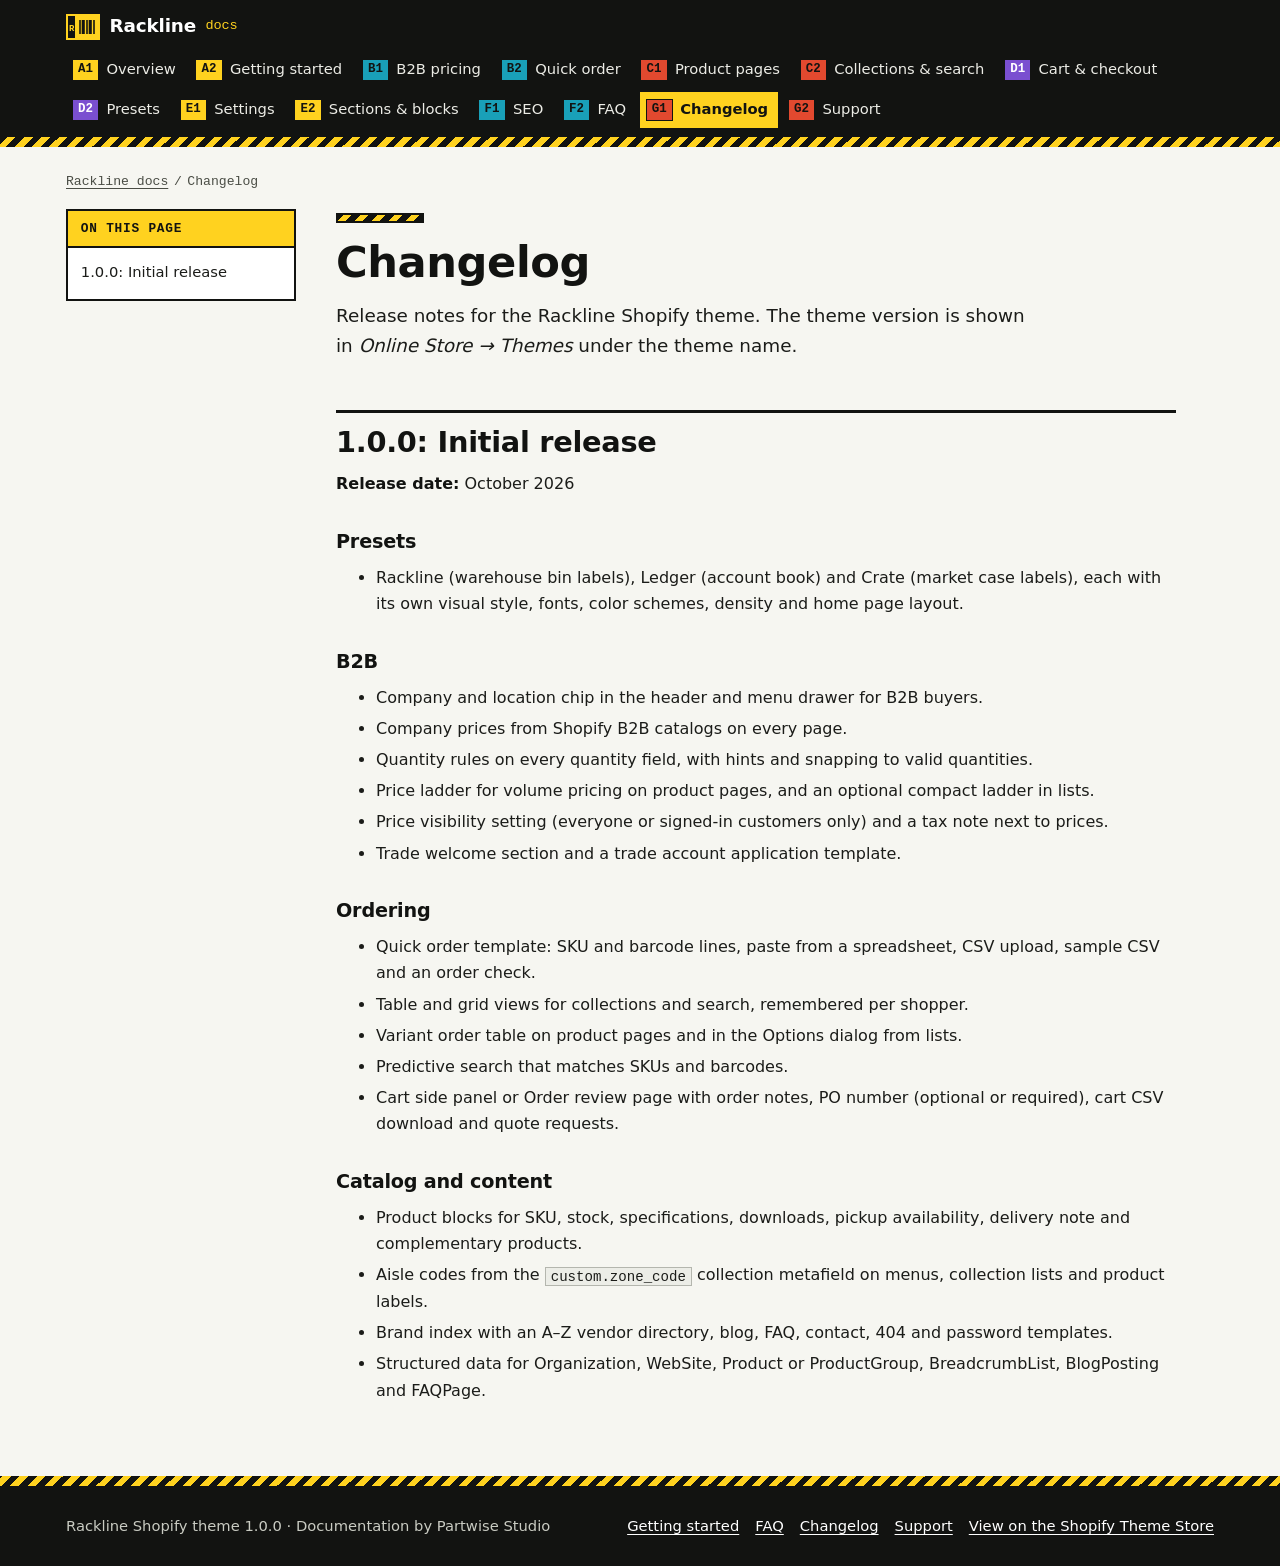
<file: changelog.html>
<!doctype html>
<html lang="en">
<head>
<meta charset="utf-8">
<meta name="viewport" content="width=device-width, initial-scale=1">
<title>Rackline theme changelog and release notes</title>
<meta name="description" content="Release notes for the Rackline Shopify theme, starting with version 1.0.0: presets, B2B pricing, quick order, table views, cart tools and structured data.">
<link rel="canonical" href="https://lzzhdfq11-tech.github.io/rackline-docs/changelog.html">
<meta name="color-scheme" content="light dark">
<meta name="theme-color" content="#121311">
<meta property="og:type" content="article">
<meta property="og:site_name" content="Rackline theme documentation">
<meta property="og:title" content="Rackline theme changelog">
<meta property="og:description" content="Release notes for the Rackline Shopify theme, starting with version 1.0.0: presets, B2B pricing, quick order, table views, cart tools and structured data.">
<meta property="og:url" content="https://lzzhdfq11-tech.github.io/rackline-docs/changelog.html">
<meta property="og:locale" content="en_US">
<meta name="twitter:card" content="summary">
<meta name="twitter:title" content="Rackline theme changelog">
<meta name="twitter:description" content="Release notes for the Rackline Shopify theme, starting with version 1.0.0: presets, B2B pricing, quick order, table views, cart tools and structured data.">
<link rel="icon" href="assets/favicon.svg" type="image/svg+xml">
<link rel="stylesheet" href="assets/style.css">
<script src="assets/nav.js"></script>
<script type="application/ld+json">
{
  "@context": "https://schema.org",
  "@graph": [
    {
      "@type": "WebPage",
      "name": "Rackline theme changelog",
      "description": "Release notes for the Rackline Shopify theme, starting with version 1.0.0: presets, B2B pricing, quick order, table views, cart tools and structured data.",
      "url": "https://lzzhdfq11-tech.github.io/rackline-docs/changelog.html",
      "inLanguage": "en-US",
      "dateModified": "2026-10-22",
      "publisher": {
        "@type": "Organization",
        "@id": "https://lzzhdfq11-tech.github.io/rackline-docs/#organization",
        "name": "Partwise Studio",
        "url": "https://lzzhdfq11-tech.github.io/rackline-docs/"
      },
      "isPartOf": {
        "@type": "WebSite",
        "name": "Rackline theme documentation",
        "url": "https://lzzhdfq11-tech.github.io/rackline-docs/"
      }
    },
    {
      "@type": "BreadcrumbList",
      "itemListElement": [
        {
          "@type": "ListItem",
          "position": 1,
          "name": "Rackline docs",
          "item": "https://lzzhdfq11-tech.github.io/rackline-docs/"
        },
        {
          "@type": "ListItem",
          "position": 2,
          "name": "Changelog",
          "item": "https://lzzhdfq11-tech.github.io/rackline-docs/changelog.html"
        }
      ]
    }
  ]
}
</script>
</head>
<body>
<a class="skip-link" href="#main">Skip to content</a>
<header class="site-header">
<div class="wrap">
<div class="site-nav-row">
<a class="brand" href="index.html"><svg viewBox="0 0 34 34" aria-hidden="true" focusable="false"><rect x="1" y="5" width="32" height="24" fill="#FFD21F" stroke="#FFD21F" stroke-width="2"/><rect x="1" y="5" width="9" height="24" fill="#121311" stroke="#FFD21F" stroke-width="2"/><path d="M14 10v14M16.5 10v14M18 10v14M21 10v14M23.5 10v14M25 10v14M28 10v14" stroke="#121311" stroke-width="1.6"/><text x="5.5" y="21" text-anchor="middle" font-family="ui-monospace,monospace" font-size="9" font-weight="700" fill="#FFD21F">R</text></svg>Rackline <span>docs</span></a>
<button class="nav-toggle" type="button" aria-expanded="false" aria-controls="site-nav-list">Menu</button>
</div>
<nav class="site-nav" aria-label="Documentation">
<ul id="site-nav-list"><li><a href="index.html"><span class="code" aria-hidden="true">A1</span>Overview</a></li><li><a href="getting-started.html"><span class="code" aria-hidden="true">A2</span>Getting started</a></li><li class="z2"><a href="b2b.html"><span class="code" aria-hidden="true">B1</span>B2B pricing</a></li><li class="z2"><a href="quick-order.html"><span class="code" aria-hidden="true">B2</span>Quick order</a></li><li class="z3"><a href="product-pages.html"><span class="code" aria-hidden="true">C1</span>Product pages</a></li><li class="z3"><a href="collections-search.html"><span class="code" aria-hidden="true">C2</span>Collections &amp; search</a></li><li class="z4"><a href="cart-checkout.html"><span class="code" aria-hidden="true">D1</span>Cart &amp; checkout</a></li><li class="z4"><a href="presets.html"><span class="code" aria-hidden="true">D2</span>Presets</a></li><li><a href="settings.html"><span class="code" aria-hidden="true">E1</span>Settings</a></li><li><a href="sections.html"><span class="code" aria-hidden="true">E2</span>Sections &amp; blocks</a></li><li class="z2"><a href="seo.html"><span class="code" aria-hidden="true">F1</span>SEO</a></li><li class="z2"><a href="faq.html"><span class="code" aria-hidden="true">F2</span>FAQ</a></li><li class="z3"><a href="changelog.html" aria-current="page"><span class="code" aria-hidden="true">G1</span>Changelog</a></li><li class="z3"><a href="support.html"><span class="code" aria-hidden="true">G2</span>Support</a></li></ul>
</nav>
</div>
</header>
<main id="main" tabindex="-1">
<div class="wrap">
<nav aria-label="Breadcrumb"><ol class="breadcrumb"><li><a href="index.html">Rackline docs</a></li><li aria-current="page">Changelog</li></ol></nav>
<div class="doc doc--toc"><nav class="toc" aria-label="On this page"><details class="toc-details"><summary class="toc-title">On this page</summary><ol><li><a href="#v1-0-0">1.0.0: Initial release</a></li></ol></details></nav><article class="doc-body">
<h1>Changelog</h1>
<p class="lead">Release notes for the Rackline Shopify theme. The theme version is shown in <em>Online Store &rarr; Themes</em> under the theme name.</p>

<h2 id="v1-0-0">1.0.0: Initial release</h2>
<p><strong>Release date:</strong> October 2026</p>
<h3>Presets</h3>
<ul>
<li>Rackline (warehouse bin labels), Ledger (account book) and Crate (market case labels), each with its own visual style, fonts, color schemes, density and home page layout.</li>
</ul>
<h3>B2B</h3>
<ul>
<li>Company and location chip in the header and menu drawer for B2B buyers.</li>
<li>Company prices from Shopify B2B catalogs on every page.</li>
<li>Quantity rules on every quantity field, with hints and snapping to valid quantities.</li>
<li>Price ladder for volume pricing on product pages, and an optional compact ladder in lists.</li>
<li>Price visibility setting (everyone or signed-in customers only) and a tax note next to prices.</li>
<li>Trade welcome section and a trade account application template.</li>
</ul>
<h3>Ordering</h3>
<ul>
<li>Quick order template: SKU and barcode lines, paste from a spreadsheet, CSV upload, sample CSV and an order check.</li>
<li>Table and grid views for collections and search, remembered per shopper.</li>
<li>Variant order table on product pages and in the Options dialog from lists.</li>
<li>Predictive search that matches SKUs and barcodes.</li>
<li>Cart side panel or Order review page with order notes, PO number (optional or required), cart CSV download and quote requests.</li>
</ul>
<h3>Catalog and content</h3>
<ul>
<li>Product blocks for SKU, stock, specifications, downloads, pickup availability, delivery note and complementary products.</li>
<li>Aisle codes from the <code>custom.zone_code</code> collection metafield on menus, collection lists and product labels.</li>
<li>Brand index with an A&ndash;Z vendor directory, blog, FAQ, contact, 404 and password templates.</li>
<li>Structured data for Organization, WebSite, Product or ProductGroup, BreadcrumbList, BlogPosting and FAQPage.</li>
</ul>
</article></div>
</div>
</main>
<footer class="site-footer">
<div class="wrap">
<p>Rackline Shopify theme 1.0.0 &middot; Documentation by Partwise Studio</p>
<ul>
<li><a href="getting-started.html">Getting started</a></li>
<li><a href="faq.html">FAQ</a></li>
<li><a href="changelog.html">Changelog</a></li>
<li><a href="support.html">Support</a></li>
<li><a href="https://themes.shopify.com/themes/rackline">View on the Shopify Theme Store</a></li>
</ul>
</div>
</footer>
</body>
</html>
</file>
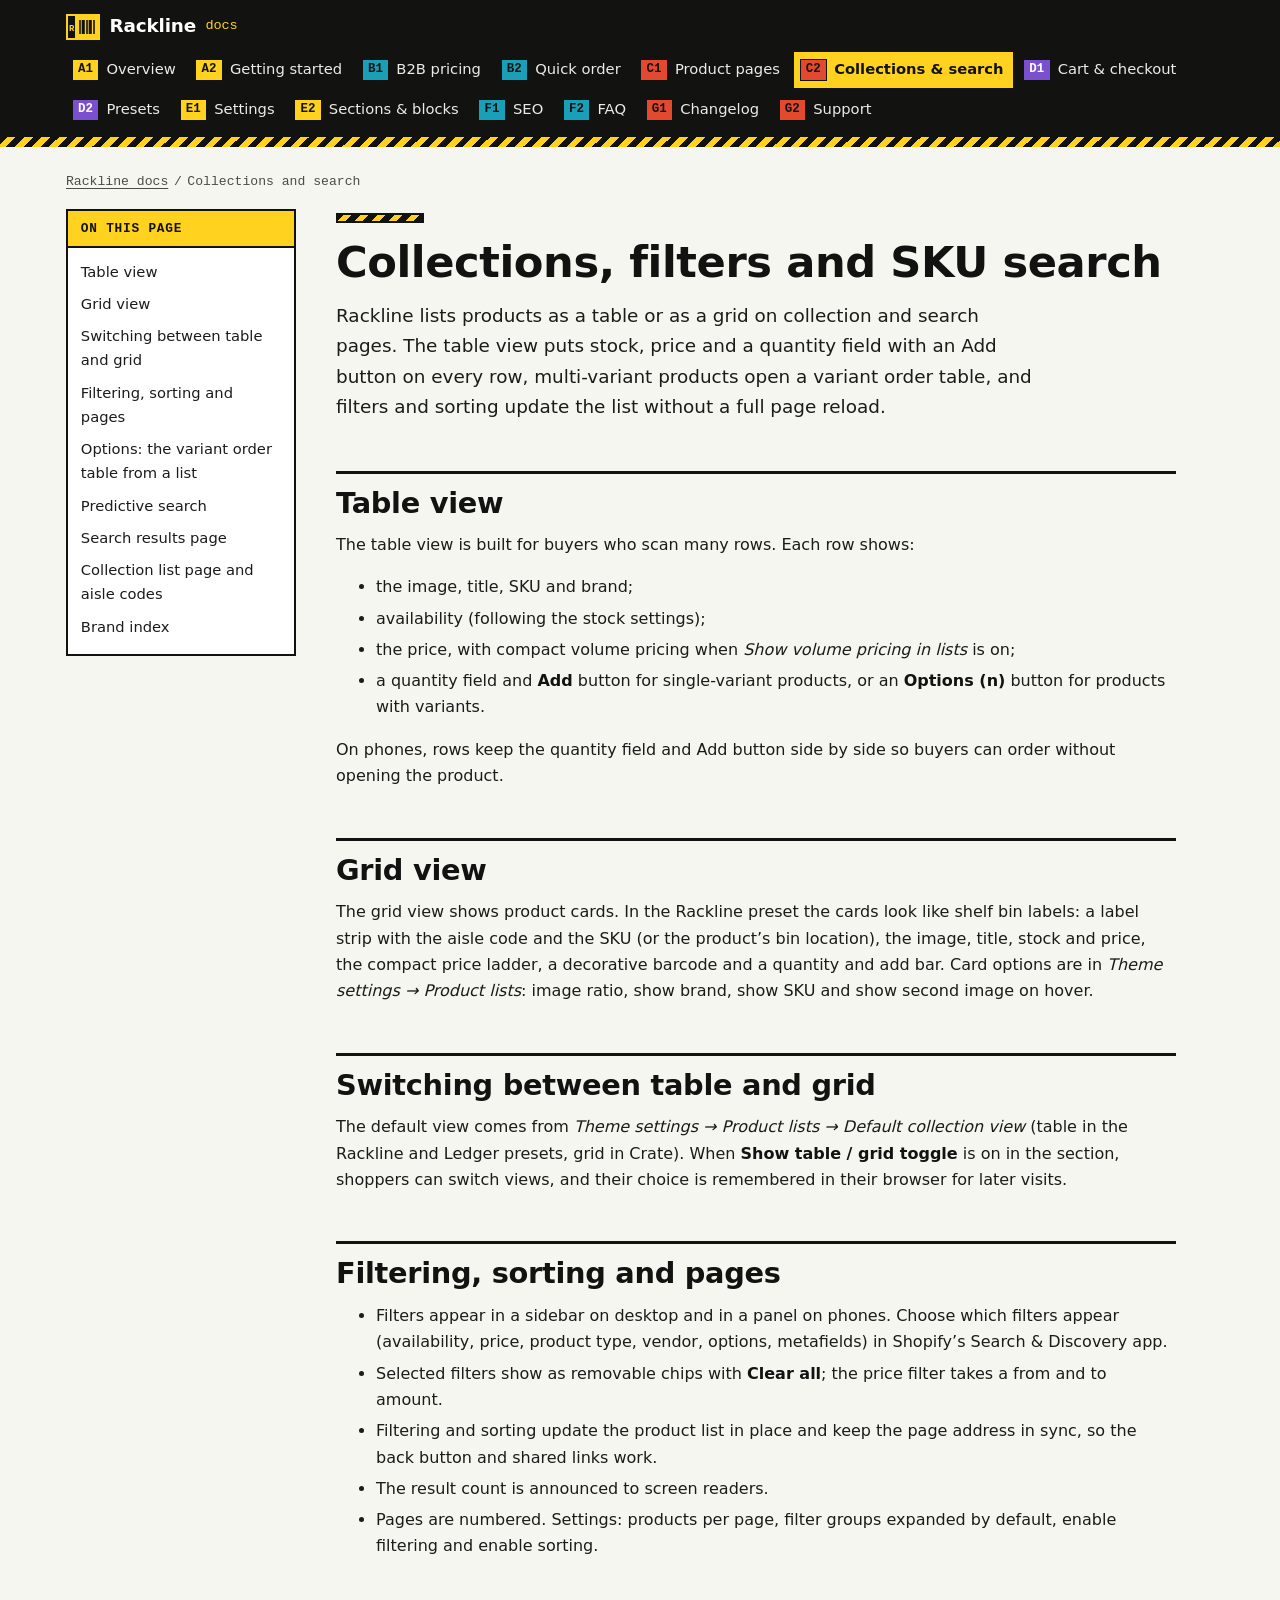
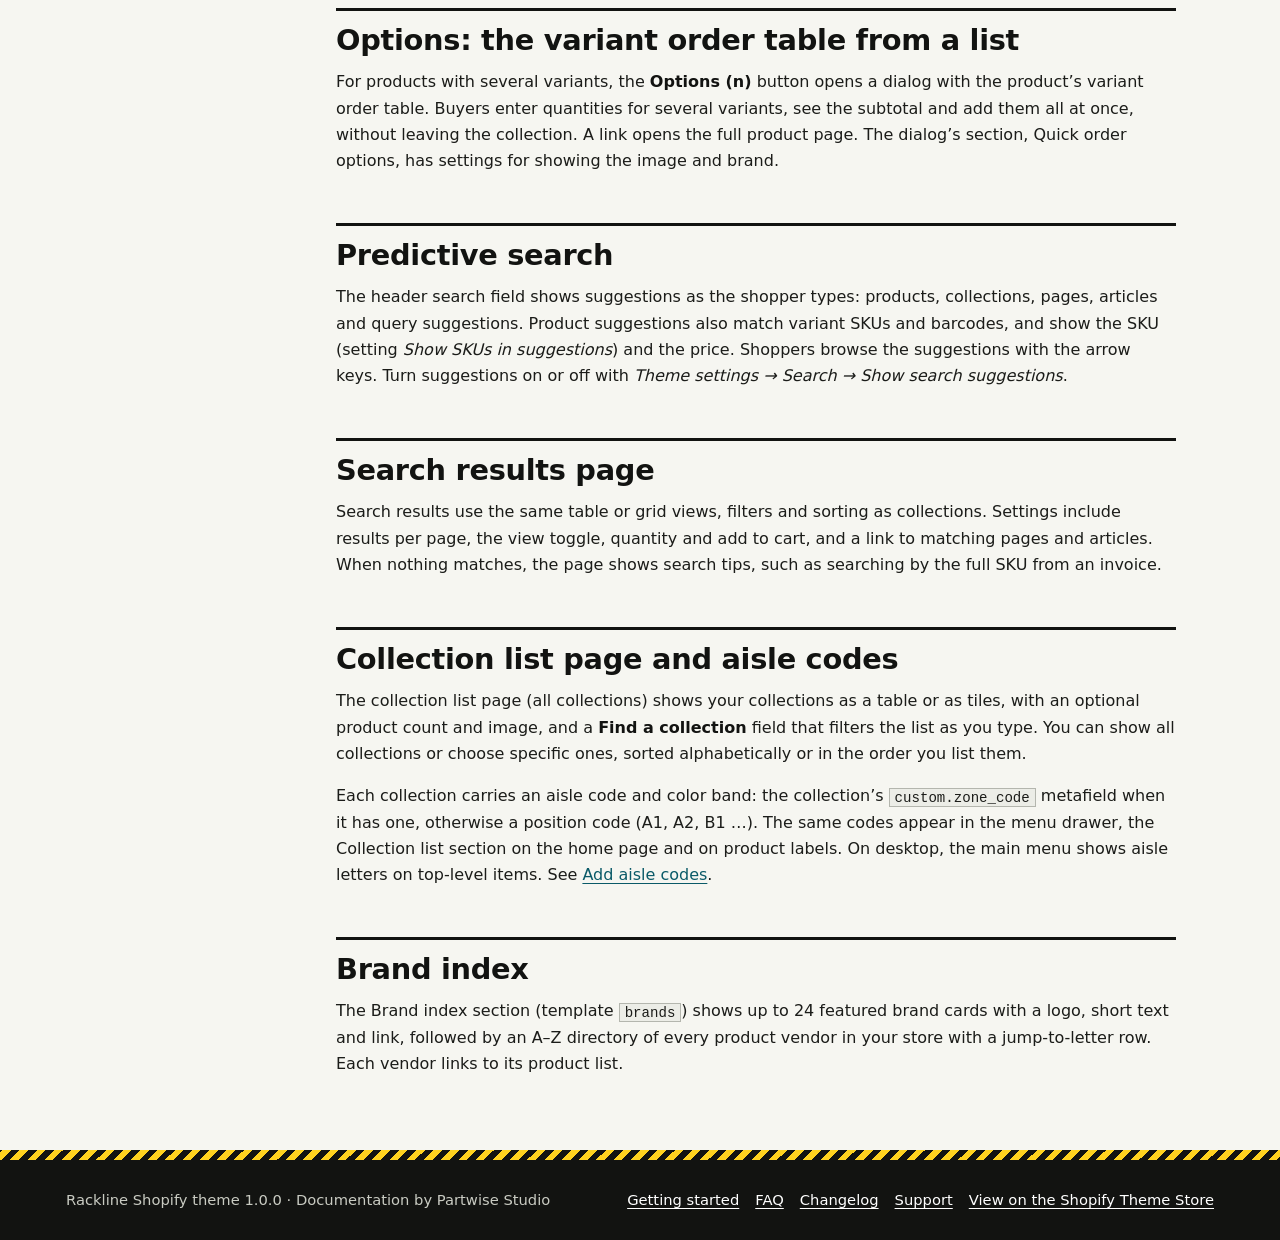
<file: collections-search.html>
<!doctype html>
<html lang="en">
<head>
<meta charset="utf-8">
<meta name="viewport" content="width=device-width, initial-scale=1">
<title>Collections, filters and SKU search | Rackline docs</title>
<meta name="description" content="Rackline collection and search pages: table and grid views remembered per shopper, filters and sorting, the Options dialog, SKU search and aisle codes.">
<link rel="canonical" href="https://lzzhdfq11-tech.github.io/rackline-docs/collections-search.html">
<meta name="color-scheme" content="light dark">
<meta name="theme-color" content="#121311">
<meta property="og:type" content="article">
<meta property="og:site_name" content="Rackline theme documentation">
<meta property="og:title" content="Collections, filters and SKU search in Rackline">
<meta property="og:description" content="Rackline collection and search pages: table and grid views remembered per shopper, filters and sorting, the Options dialog, SKU search and aisle codes.">
<meta property="og:url" content="https://lzzhdfq11-tech.github.io/rackline-docs/collections-search.html">
<meta property="og:locale" content="en_US">
<meta name="twitter:card" content="summary">
<meta name="twitter:title" content="Collections, filters and SKU search in Rackline">
<meta name="twitter:description" content="Rackline collection and search pages: table and grid views remembered per shopper, filters and sorting, the Options dialog, SKU search and aisle codes.">
<link rel="icon" href="assets/favicon.svg" type="image/svg+xml">
<link rel="stylesheet" href="assets/style.css">
<script src="assets/nav.js"></script>
<script type="application/ld+json">
{
  "@context": "https://schema.org",
  "@graph": [
    {
      "@type": "TechArticle",
      "headline": "Collections, filters and SKU search in Rackline",
      "description": "Rackline collection and search pages: table and grid views remembered per shopper, filters and sorting, the Options dialog, SKU search and aisle codes.",
      "url": "https://lzzhdfq11-tech.github.io/rackline-docs/collections-search.html",
      "inLanguage": "en-US",
      "dateModified": "2026-10-22",
      "author": {
        "@type": "Organization",
        "@id": "https://lzzhdfq11-tech.github.io/rackline-docs/#organization",
        "name": "Partwise Studio",
        "url": "https://lzzhdfq11-tech.github.io/rackline-docs/"
      },
      "publisher": {
        "@type": "Organization",
        "@id": "https://lzzhdfq11-tech.github.io/rackline-docs/#organization",
        "name": "Partwise Studio",
        "url": "https://lzzhdfq11-tech.github.io/rackline-docs/"
      },
      "about": {
        "@type": "SoftwareApplication",
        "name": "Rackline",
        "applicationCategory": "BusinessApplication",
        "operatingSystem": "Shopify"
      },
      "isPartOf": {
        "@type": "WebSite",
        "name": "Rackline theme documentation",
        "url": "https://lzzhdfq11-tech.github.io/rackline-docs/"
      }
    },
    {
      "@type": "BreadcrumbList",
      "itemListElement": [
        {
          "@type": "ListItem",
          "position": 1,
          "name": "Rackline docs",
          "item": "https://lzzhdfq11-tech.github.io/rackline-docs/"
        },
        {
          "@type": "ListItem",
          "position": 2,
          "name": "Collections and search",
          "item": "https://lzzhdfq11-tech.github.io/rackline-docs/collections-search.html"
        }
      ]
    }
  ]
}
</script>
</head>
<body>
<a class="skip-link" href="#main">Skip to content</a>
<header class="site-header">
<div class="wrap">
<div class="site-nav-row">
<a class="brand" href="index.html"><svg viewBox="0 0 34 34" aria-hidden="true" focusable="false"><rect x="1" y="5" width="32" height="24" fill="#FFD21F" stroke="#FFD21F" stroke-width="2"/><rect x="1" y="5" width="9" height="24" fill="#121311" stroke="#FFD21F" stroke-width="2"/><path d="M14 10v14M16.5 10v14M18 10v14M21 10v14M23.5 10v14M25 10v14M28 10v14" stroke="#121311" stroke-width="1.6"/><text x="5.5" y="21" text-anchor="middle" font-family="ui-monospace,monospace" font-size="9" font-weight="700" fill="#FFD21F">R</text></svg>Rackline <span>docs</span></a>
<button class="nav-toggle" type="button" aria-expanded="false" aria-controls="site-nav-list">Menu</button>
</div>
<nav class="site-nav" aria-label="Documentation">
<ul id="site-nav-list"><li><a href="index.html"><span class="code" aria-hidden="true">A1</span>Overview</a></li><li><a href="getting-started.html"><span class="code" aria-hidden="true">A2</span>Getting started</a></li><li class="z2"><a href="b2b.html"><span class="code" aria-hidden="true">B1</span>B2B pricing</a></li><li class="z2"><a href="quick-order.html"><span class="code" aria-hidden="true">B2</span>Quick order</a></li><li class="z3"><a href="product-pages.html"><span class="code" aria-hidden="true">C1</span>Product pages</a></li><li class="z3"><a href="collections-search.html" aria-current="page"><span class="code" aria-hidden="true">C2</span>Collections &amp; search</a></li><li class="z4"><a href="cart-checkout.html"><span class="code" aria-hidden="true">D1</span>Cart &amp; checkout</a></li><li class="z4"><a href="presets.html"><span class="code" aria-hidden="true">D2</span>Presets</a></li><li><a href="settings.html"><span class="code" aria-hidden="true">E1</span>Settings</a></li><li><a href="sections.html"><span class="code" aria-hidden="true">E2</span>Sections &amp; blocks</a></li><li class="z2"><a href="seo.html"><span class="code" aria-hidden="true">F1</span>SEO</a></li><li class="z2"><a href="faq.html"><span class="code" aria-hidden="true">F2</span>FAQ</a></li><li class="z3"><a href="changelog.html"><span class="code" aria-hidden="true">G1</span>Changelog</a></li><li class="z3"><a href="support.html"><span class="code" aria-hidden="true">G2</span>Support</a></li></ul>
</nav>
</div>
</header>
<main id="main" tabindex="-1">
<div class="wrap">
<nav aria-label="Breadcrumb"><ol class="breadcrumb"><li><a href="index.html">Rackline docs</a></li><li aria-current="page">Collections and search</li></ol></nav>
<div class="doc doc--toc"><nav class="toc" aria-label="On this page"><details class="toc-details"><summary class="toc-title">On this page</summary><ol><li><a href="#table-view">Table view</a></li><li><a href="#grid-view">Grid view</a></li><li><a href="#view-toggle">Switching between table and grid</a></li><li><a href="#filters">Filtering, sorting and pages</a></li><li><a href="#options-dialog">Options: the variant order table from a list</a></li><li><a href="#predictive-search">Predictive search</a></li><li><a href="#search-results">Search results page</a></li><li><a href="#collection-list">Collection list page and aisle codes</a></li><li><a href="#brands">Brand index</a></li></ol></details></nav><article class="doc-body">
<h1>Collections, filters and SKU search</h1>
<p class="lead">Rackline lists products as a table or as a grid on collection and search pages. The table view puts stock, price and a quantity field with an Add button on every row, multi-variant products open a variant order table, and filters and sorting update the list without a full page reload.</p>

<h2 id="table-view">Table view</h2>
<p>The table view is built for buyers who scan many rows. Each row shows:</p>
<ul>
<li>the image, title, SKU and brand;</li>
<li>availability (following the stock settings);</li>
<li>the price, with compact volume pricing when <em>Show volume pricing in lists</em> is on;</li>
<li>a quantity field and <strong>Add</strong> button for single-variant products, or an <strong>Options (n)</strong> button for products with variants.</li>
</ul>
<p>On phones, rows keep the quantity field and Add button side by side so buyers can order without opening the product.</p>

<h2 id="grid-view">Grid view</h2>
<p>The grid view shows product cards. In the Rackline preset the cards look like shelf bin labels: a label strip with the aisle code and the SKU (or the product&rsquo;s bin location), the image, title, stock and price, the compact price ladder, a decorative barcode and a quantity and add bar. Card options are in <em>Theme settings &rarr; Product lists</em>: image ratio, show brand, show SKU and show second image on hover.</p>

<h2 id="view-toggle">Switching between table and grid</h2>
<p>The default view comes from <em>Theme settings &rarr; Product lists &rarr; Default collection view</em> (table in the Rackline and Ledger presets, grid in Crate). When <strong>Show table / grid toggle</strong> is on in the section, shoppers can switch views, and their choice is remembered in their browser for later visits.</p>

<h2 id="filters">Filtering, sorting and pages</h2>
<ul>
<li>Filters appear in a sidebar on desktop and in a panel on phones. Choose which filters appear (availability, price, product type, vendor, options, metafields) in Shopify&rsquo;s Search &amp; Discovery app.</li>
<li>Selected filters show as removable chips with <strong>Clear all</strong>; the price filter takes a from and to amount.</li>
<li>Filtering and sorting update the product list in place and keep the page address in sync, so the back button and shared links work.</li>
<li>The result count is announced to screen readers.</li>
<li>Pages are numbered. Settings: products per page, filter groups expanded by default, enable filtering and enable sorting.</li>
</ul>

<h2 id="options-dialog">Options: the variant order table from a list</h2>
<p>For products with several variants, the <strong>Options (n)</strong> button opens a dialog with the product&rsquo;s variant order table. Buyers enter quantities for several variants, see the subtotal and add them all at once, without leaving the collection. A link opens the full product page. The dialog&rsquo;s section, Quick order options, has settings for showing the image and brand.</p>

<h2 id="predictive-search">Predictive search</h2>
<p>The header search field shows suggestions as the shopper types: products, collections, pages, articles and query suggestions. Product suggestions also match variant SKUs and barcodes, and show the SKU (setting <em>Show SKUs in suggestions</em>) and the price. Shoppers browse the suggestions with the arrow keys. Turn suggestions on or off with <em>Theme settings &rarr; Search &rarr; Show search suggestions</em>.</p>

<h2 id="search-results">Search results page</h2>
<p>Search results use the same table or grid views, filters and sorting as collections. Settings include results per page, the view toggle, quantity and add to cart, and a link to matching pages and articles. When nothing matches, the page shows search tips, such as searching by the full SKU from an invoice.</p>

<h2 id="collection-list">Collection list page and aisle codes</h2>
<p>The collection list page (all collections) shows your collections as a table or as tiles, with an optional product count and image, and a <strong>Find a collection</strong> field that filters the list as you type. You can show all collections or choose specific ones, sorted alphabetically or in the order you list them.</p>
<p>Each collection carries an aisle code and color band: the collection&rsquo;s <code>custom.zone_code</code> metafield when it has one, otherwise a position code (A1, A2, B1 &hellip;). The same codes appear in the menu drawer, the Collection list section on the home page and on product labels. On desktop, the main menu shows aisle letters on top-level items. See <a href="getting-started.html#zone-codes">Add aisle codes</a>.</p>

<h2 id="brands">Brand index</h2>
<p>The Brand index section (template <code>brands</code>) shows up to 24 featured brand cards with a logo, short text and link, followed by an A&ndash;Z directory of every product vendor in your store with a jump-to-letter row. Each vendor links to its product list.</p>
</article></div>
</div>
</main>
<footer class="site-footer">
<div class="wrap">
<p>Rackline Shopify theme 1.0.0 &middot; Documentation by Partwise Studio</p>
<ul>
<li><a href="getting-started.html">Getting started</a></li>
<li><a href="faq.html">FAQ</a></li>
<li><a href="changelog.html">Changelog</a></li>
<li><a href="support.html">Support</a></li>
<li><a href="https://themes.shopify.com/themes/rackline">View on the Shopify Theme Store</a></li>
</ul>
</div>
</footer>
</body>
</html>
</file>
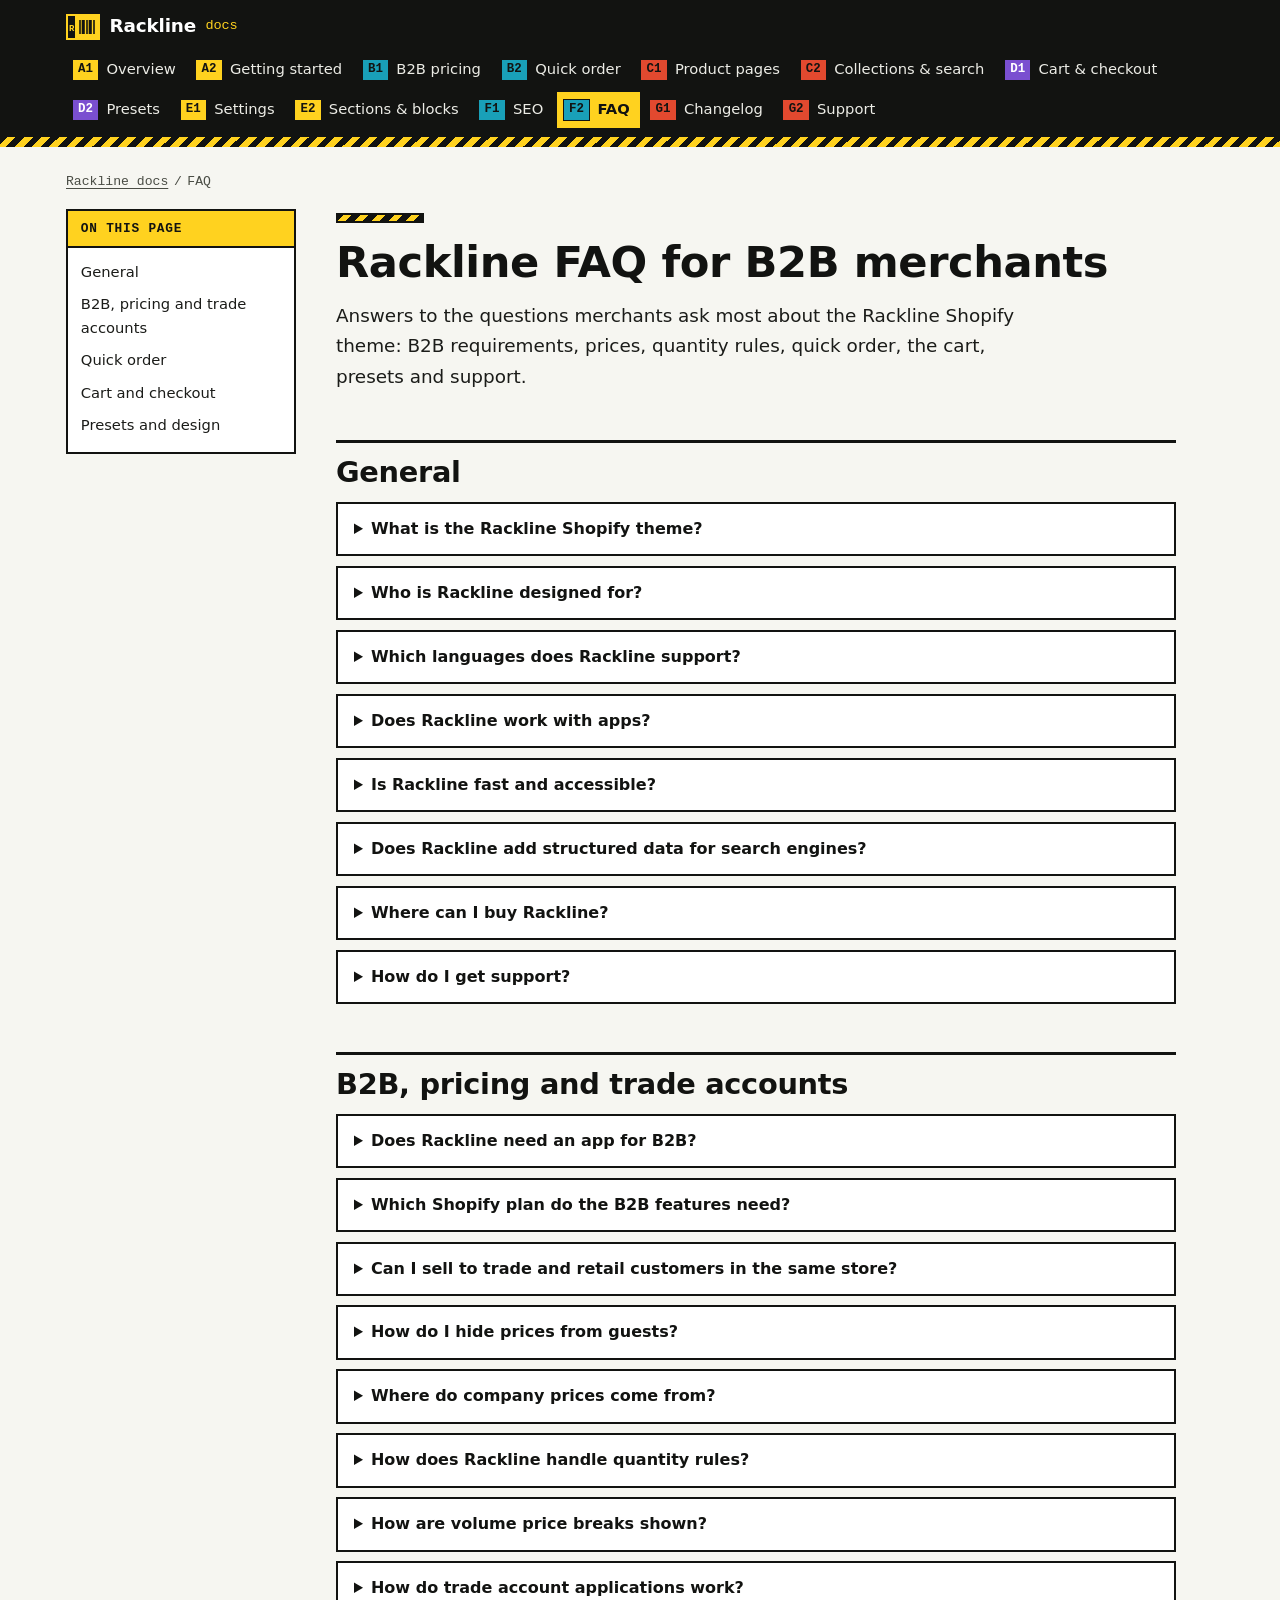
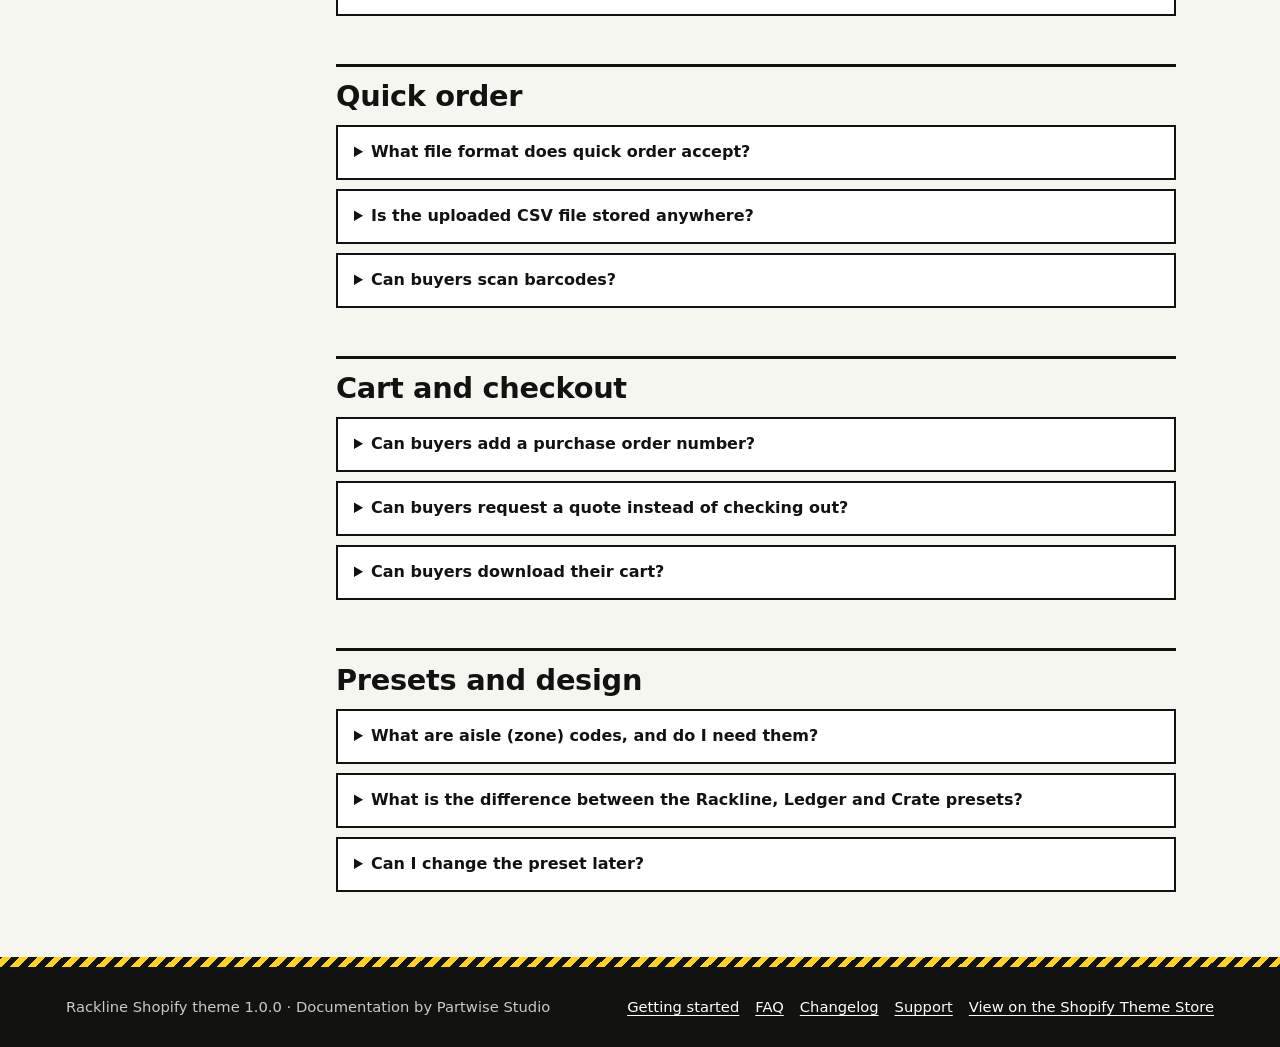
<file: faq.html>
<!doctype html>
<html lang="en">
<head>
<meta charset="utf-8">
<meta name="viewport" content="width=device-width, initial-scale=1">
<title>Rackline Shopify theme FAQ for B2B merchants</title>
<meta name="description" content="Answers about the Rackline Shopify theme: B2B plan requirements, hiding prices, quantity rules, quick order CSV format, PO numbers, quotes and presets.">
<link rel="canonical" href="https://lzzhdfq11-tech.github.io/rackline-docs/faq.html">
<meta name="color-scheme" content="light dark">
<meta name="theme-color" content="#121311">
<meta property="og:type" content="article">
<meta property="og:site_name" content="Rackline theme documentation">
<meta property="og:title" content="Rackline Shopify theme FAQ">
<meta property="og:description" content="Answers about the Rackline Shopify theme: B2B plan requirements, hiding prices, quantity rules, quick order CSV format, PO numbers, quotes and presets.">
<meta property="og:url" content="https://lzzhdfq11-tech.github.io/rackline-docs/faq.html">
<meta property="og:locale" content="en_US">
<meta name="twitter:card" content="summary">
<meta name="twitter:title" content="Rackline Shopify theme FAQ">
<meta name="twitter:description" content="Answers about the Rackline Shopify theme: B2B plan requirements, hiding prices, quantity rules, quick order CSV format, PO numbers, quotes and presets.">
<link rel="icon" href="assets/favicon.svg" type="image/svg+xml">
<link rel="stylesheet" href="assets/style.css">
<script src="assets/nav.js"></script>
<script type="application/ld+json">
{
  "@context": "https://schema.org",
  "@graph": [
    {
      "@type": "FAQPage",
      "url": "https://lzzhdfq11-tech.github.io/rackline-docs/faq.html",
      "inLanguage": "en-US",
      "mainEntity": [
        {
          "@type": "Question",
          "name": "What is the Rackline Shopify theme?",
          "acceptedAnswer": {
            "@type": "Answer",
            "text": "Rackline is a Shopify theme for B2B trade suppliers and wholesalers whose buyers reorder by SKU. It shows Shopify’s native B2B company prices, quantity rules and volume pricing, and adds a quick order page, table views for collections and search, a variant order table and a cart with purchase order numbers, CSV download and quote requests. It has three presets: Rackline, Ledger and Crate."
          }
        },
        {
          "@type": "Question",
          "name": "Who is Rackline designed for?",
          "acceptedAnswer": {
            "@type": "Answer",
            "text": "Rackline is designed for distributors and trade suppliers with returning business buyers and large catalogs, for example electronics and network hardware, office and janitorial supplies, packaging, and catering or food-service supply. It also works for stores that sell to both trade and retail customers."
          }
        },
        {
          "@type": "Question",
          "name": "Does Rackline need an app for B2B?",
          "acceptedAnswer": {
            "@type": "Answer",
            "text": "No. Rackline uses Shopify’s native B2B features (companies, catalogs, quantity rules and volume pricing) and displays them without a B2B app. The quick order page, variant order table, PO number field, cart CSV download, quote requests and trade application form are built into the theme. Shopify’s free Search & Discovery app is used to choose filters and complementary products, as in most themes."
          }
        },
        {
          "@type": "Question",
          "name": "Which Shopify plan do the B2B features need?",
          "acceptedAnswer": {
            "@type": "Answer",
            "text": "Shopify B2B features such as companies, catalogs, quantity rules and volume pricing are available on Shopify plans that include B2B, for example Shopify Plus. Check Shopify’s current plan comparison, because plan details can change. Shopify B2B also requires the newer customer accounts. Rackline’s own features, such as quick order, table view, the variant order table, PO numbers, cart CSV, quote requests and price visibility, do not depend on B2B and work on any plan."
          }
        },
        {
          "@type": "Question",
          "name": "Can I sell to trade and retail customers in the same store?",
          "acceptedAnswer": {
            "@type": "Answer",
            "text": "Yes. Signed-in B2B buyers see the prices, quantity rules and volume pricing of their company catalog; other visitors see your regular prices. If you sell only to trade customers, set Show prices to to signed-in customers only."
          }
        },
        {
          "@type": "Question",
          "name": "How do I hide prices from guests?",
          "acceptedAnswer": {
            "@type": "Answer",
            "text": "In Theme settings → Pricing and trade, set Show prices to to Signed-in customers only. Guests then see a “Sign in to see prices” link instead of prices, quantity fields, add to cart and accelerated checkout buttons, and the quick order page asks them to sign in."
          }
        },
        {
          "@type": "Question",
          "name": "Where do company prices come from?",
          "acceptedAnswer": {
            "@type": "Answer",
            "text": "From Shopify. You set prices in B2B catalogs assigned to company locations in your Shopify admin. When a buyer signs in, Shopify returns the price for their current location and Rackline shows it on every page. The theme never calculates prices."
          }
        },
        {
          "@type": "Question",
          "name": "How does Rackline handle quantity rules?",
          "acceptedAnswer": {
            "@type": "Answer",
            "text": "Every quantity field reads the variant’s minimum, maximum and increment. The field shows a hint such as “Min 10 · Increments of 5”, the plus and minus buttons step by the increment, and a typed quantity that breaks the rule is changed to the nearest valid value with a message. Quantities already in the cart count toward the maximum."
          }
        },
        {
          "@type": "Question",
          "name": "How are volume price breaks shown?",
          "acceptedAnswer": {
            "@type": "Answer",
            "text": "On product pages, the Price block shows a price ladder: each tier with its minimum quantity, unit price and saving, the tier that matches the chosen quantity highlighted, and a live unit price and subtotal. Collection tables, product lists and cards can show a compact one-line ladder when Show volume pricing in lists is on."
          }
        },
        {
          "@type": "Question",
          "name": "What file format does quick order accept?",
          "acceptedAnswer": {
            "@type": "Answer",
            "text": "A CSV file with the SKU or barcode in the first column and the quantity in the second. A header row is detected automatically, and commas, semicolons or tabs can separate the columns. The sample file starts with the header sku,quantity. Files can be up to 1 MB, and the order pad holds up to 250 lines."
          }
        },
        {
          "@type": "Question",
          "name": "Is the uploaded CSV file stored anywhere?",
          "acceptedAnswer": {
            "@type": "Answer",
            "text": "No. The file is read in the buyer’s browser and is not uploaded. Only the SKU lookups are sent to your store, the same way a search is."
          }
        },
        {
          "@type": "Question",
          "name": "Can buyers scan barcodes?",
          "acceptedAnswer": {
            "@type": "Answer",
            "text": "Yes. Quick order and the store search match variant barcodes as well as SKUs. A barcode scanner that types the code like a keyboard and presses Enter works in the quick order SKU field."
          }
        },
        {
          "@type": "Question",
          "name": "Can buyers add a purchase order number?",
          "acceptedAnswer": {
            "@type": "Answer",
            "text": "Yes. The Order review (cart) page has a PO number field, saved as a cart attribute named “PO number” that appears on the order. You can make it required in Theme settings → Cart, which stops checkout until it is filled in."
          }
        },
        {
          "@type": "Question",
          "name": "Can buyers request a quote instead of checking out?",
          "acceptedAnswer": {
            "@type": "Answer",
            "text": "Yes. With quote requests turned on, the Order review page has a Request a quote button. The buyer adds their name, email, company, phone and a message, and the cart lines (SKU, product, quantity and line price) are sent to your store email through Shopify’s contact form."
          }
        },
        {
          "@type": "Question",
          "name": "Can buyers download their cart?",
          "acceptedAnswer": {
            "@type": "Answer",
            "text": "Yes. The Download CSV button on the Order review page saves the cart as a CSV file with SKU, product, variant, quantity, unit price, line total and currency."
          }
        },
        {
          "@type": "Question",
          "name": "How do trade account applications work?",
          "acceptedAnswer": {
            "@type": "Answer",
            "text": "Create a page with the apply template and select it in Theme settings. The form collects company and contact details, business type and expected monthly volume, and sends them to your store email through Shopify’s contact form, tagged with your email marker. You review the application and create the company in your Shopify admin; the theme does not create accounts automatically."
          }
        },
        {
          "@type": "Question",
          "name": "What are aisle (zone) codes, and do I need them?",
          "acceptedAnswer": {
            "@type": "Answer",
            "text": "Aisle codes are short codes such as A1 or B2 shown on menus, collection lists and product labels. They come from the collection metafield custom.zone_code; without it, the theme uses position codes. They are decorative and optional, and screen readers skip them."
          }
        },
        {
          "@type": "Question",
          "name": "What is the difference between the Rackline, Ledger and Crate presets?",
          "acceptedAnswer": {
            "@type": "Answer",
            "text": "They share all features and differ in visual style. Rackline looks like warehouse bin labels (yellow and black, square corners, compact, table view). Ledger looks like an account book (green ledger paper, red margin lines, serif headings). Crate looks like market case labels (kraft paper, dashed labels, round stickers, grid view)."
          }
        },
        {
          "@type": "Question",
          "name": "Can I change the preset later?",
          "acceptedAnswer": {
            "@type": "Answer",
            "text": "Yes. Change the visual style in Theme settings → Visual style and adjust fonts, colors and density separately. To start fresh with another preset’s home page, add Rackline again from the Shopify Theme Store with that preset; it is added as a separate unpublished theme."
          }
        },
        {
          "@type": "Question",
          "name": "Which languages does Rackline support?",
          "acceptedAnswer": {
            "@type": "Answer",
            "text": "Rackline ships in English, with one locale file. You can edit the storefront text in Shopify’s theme language editor."
          }
        },
        {
          "@type": "Question",
          "name": "Does Rackline work with apps?",
          "acceptedAnswer": {
            "@type": "Answer",
            "text": "Yes. The product page, featured product and most content sections accept app blocks, and the Custom Liquid block and Custom section are available for other embeds."
          }
        },
        {
          "@type": "Question",
          "name": "Is Rackline fast and accessible?",
          "acceptedAnswer": {
            "@type": "Answer",
            "text": "On the live demo stores, Lighthouse 12.8 (October 2026) measured performance scores of 96 to 100 on mobile and 100 on desktop for the home, collection and product pages, and an accessibility score of 100 on all measured pages. Results on your store depend on your images, apps and content."
          }
        },
        {
          "@type": "Question",
          "name": "Does Rackline add structured data for search engines?",
          "acceptedAnswer": {
            "@type": "Answer",
            "text": "Yes. It outputs Organization and WebSite (with search) on the home page, Product or ProductGroup with offers on product pages, BreadcrumbList on collection and product pages, BlogPosting on articles and FAQPage from the FAQ section. See SEO."
          }
        },
        {
          "@type": "Question",
          "name": "Where can I buy Rackline?",
          "acceptedAnswer": {
            "@type": "Answer",
            "text": "Rackline is available only on the Shopify Theme Store, where you can also try it on your store before buying."
          }
        },
        {
          "@type": "Question",
          "name": "How do I get support?",
          "acceptedAnswer": {
            "@type": "Answer",
            "text": "Use the support form linked on the Support page. We reply within two business days. Support covers theme questions and bug fixes; it does not include custom development."
          }
        }
      ]
    },
    {
      "@type": "BreadcrumbList",
      "itemListElement": [
        {
          "@type": "ListItem",
          "position": 1,
          "name": "Rackline docs",
          "item": "https://lzzhdfq11-tech.github.io/rackline-docs/"
        },
        {
          "@type": "ListItem",
          "position": 2,
          "name": "FAQ",
          "item": "https://lzzhdfq11-tech.github.io/rackline-docs/faq.html"
        }
      ]
    }
  ]
}
</script>
</head>
<body>
<a class="skip-link" href="#main">Skip to content</a>
<header class="site-header">
<div class="wrap">
<div class="site-nav-row">
<a class="brand" href="index.html"><svg viewBox="0 0 34 34" aria-hidden="true" focusable="false"><rect x="1" y="5" width="32" height="24" fill="#FFD21F" stroke="#FFD21F" stroke-width="2"/><rect x="1" y="5" width="9" height="24" fill="#121311" stroke="#FFD21F" stroke-width="2"/><path d="M14 10v14M16.5 10v14M18 10v14M21 10v14M23.5 10v14M25 10v14M28 10v14" stroke="#121311" stroke-width="1.6"/><text x="5.5" y="21" text-anchor="middle" font-family="ui-monospace,monospace" font-size="9" font-weight="700" fill="#FFD21F">R</text></svg>Rackline <span>docs</span></a>
<button class="nav-toggle" type="button" aria-expanded="false" aria-controls="site-nav-list">Menu</button>
</div>
<nav class="site-nav" aria-label="Documentation">
<ul id="site-nav-list"><li><a href="index.html"><span class="code" aria-hidden="true">A1</span>Overview</a></li><li><a href="getting-started.html"><span class="code" aria-hidden="true">A2</span>Getting started</a></li><li class="z2"><a href="b2b.html"><span class="code" aria-hidden="true">B1</span>B2B pricing</a></li><li class="z2"><a href="quick-order.html"><span class="code" aria-hidden="true">B2</span>Quick order</a></li><li class="z3"><a href="product-pages.html"><span class="code" aria-hidden="true">C1</span>Product pages</a></li><li class="z3"><a href="collections-search.html"><span class="code" aria-hidden="true">C2</span>Collections &amp; search</a></li><li class="z4"><a href="cart-checkout.html"><span class="code" aria-hidden="true">D1</span>Cart &amp; checkout</a></li><li class="z4"><a href="presets.html"><span class="code" aria-hidden="true">D2</span>Presets</a></li><li><a href="settings.html"><span class="code" aria-hidden="true">E1</span>Settings</a></li><li><a href="sections.html"><span class="code" aria-hidden="true">E2</span>Sections &amp; blocks</a></li><li class="z2"><a href="seo.html"><span class="code" aria-hidden="true">F1</span>SEO</a></li><li class="z2"><a href="faq.html" aria-current="page"><span class="code" aria-hidden="true">F2</span>FAQ</a></li><li class="z3"><a href="changelog.html"><span class="code" aria-hidden="true">G1</span>Changelog</a></li><li class="z3"><a href="support.html"><span class="code" aria-hidden="true">G2</span>Support</a></li></ul>
</nav>
</div>
</header>
<main id="main" tabindex="-1">
<div class="wrap">
<nav aria-label="Breadcrumb"><ol class="breadcrumb"><li><a href="index.html">Rackline docs</a></li><li aria-current="page">FAQ</li></ol></nav>
<div class="doc doc--toc"><nav class="toc" aria-label="On this page"><details class="toc-details"><summary class="toc-title">On this page</summary><ol><li><a href="#general">General</a></li><li><a href="#b2b">B2B, pricing and trade accounts</a></li><li><a href="#quick-order">Quick order</a></li><li><a href="#cart">Cart and checkout</a></li><li><a href="#design">Presets and design</a></li></ol></details></nav><article class="doc-body">
<h1>Rackline FAQ for B2B merchants</h1>
<p class="lead">Answers to the questions merchants ask most about the Rackline Shopify theme: B2B requirements, prices, quantity rules, quick order, the cart, presets and support.</p>
<h2 id="general">General</h2>
<details class="faq"><summary>What is the Rackline Shopify theme?</summary><div><p>Rackline is a Shopify theme for B2B trade suppliers and wholesalers whose buyers reorder by SKU. It shows Shopify&rsquo;s native B2B company prices, quantity rules and volume pricing, and adds a quick order page, table views for collections and search, a variant order table and a cart with purchase order numbers, CSV download and quote requests. It has three presets: Rackline, Ledger and Crate.</p></div></details>
<details class="faq"><summary>Who is Rackline designed for?</summary><div><p>Rackline is designed for distributors and trade suppliers with returning business buyers and large catalogs, for example electronics and network hardware, office and janitorial supplies, packaging, and catering or food-service supply. It also works for stores that sell to both trade and retail customers.</p></div></details>
<details class="faq"><summary>Which languages does Rackline support?</summary><div><p>Rackline ships in English, with one locale file. You can edit the storefront text in Shopify&rsquo;s theme language editor.</p></div></details>
<details class="faq"><summary>Does Rackline work with apps?</summary><div><p>Yes. The product page, featured product and most content sections accept app blocks, and the Custom Liquid block and Custom section are available for other embeds.</p></div></details>
<details class="faq"><summary>Is Rackline fast and accessible?</summary><div><p>On the live demo stores, Lighthouse 12.8 (October 2026) measured performance scores of 96 to 100 on mobile and 100 on desktop for the home, collection and product pages, and an accessibility score of 100 on all measured pages. Results on your store depend on your images, apps and content.</p></div></details>
<details class="faq"><summary>Does Rackline add structured data for search engines?</summary><div><p>Yes. It outputs Organization and WebSite (with search) on the home page, Product or ProductGroup with offers on product pages, BreadcrumbList on collection and product pages, BlogPosting on articles and FAQPage from the FAQ section. See <a href="seo.html">SEO</a>.</p></div></details>
<details class="faq"><summary>Where can I buy Rackline?</summary><div><p>Rackline is available only on the Shopify Theme Store, where you can also try it on your store before buying.</p></div></details>
<details class="faq"><summary>How do I get support?</summary><div><p>Use the support form linked on the <a href="support.html">Support</a> page. We reply within two business days. Support covers theme questions and bug fixes; it does not include custom development.</p></div></details>
<h2 id="b2b">B2B, pricing and trade accounts</h2>
<details class="faq"><summary>Does Rackline need an app for B2B?</summary><div><p>No. Rackline uses Shopify&rsquo;s native B2B features (companies, catalogs, quantity rules and volume pricing) and displays them without a B2B app. The quick order page, variant order table, PO number field, cart CSV download, quote requests and trade application form are built into the theme. Shopify&rsquo;s free Search &amp; Discovery app is used to choose filters and complementary products, as in most themes.</p></div></details>
<details class="faq"><summary>Which Shopify plan do the B2B features need?</summary><div><p>Shopify B2B features such as companies, catalogs, quantity rules and volume pricing are available on Shopify plans that include B2B, for example Shopify Plus. Check Shopify&rsquo;s current plan comparison, because plan details can change. Shopify B2B also requires the newer customer accounts. Rackline&rsquo;s own features, such as quick order, table view, the variant order table, PO numbers, cart CSV, quote requests and price visibility, do not depend on B2B and work on any plan.</p></div></details>
<details class="faq"><summary>Can I sell to trade and retail customers in the same store?</summary><div><p>Yes. Signed-in B2B buyers see the prices, quantity rules and volume pricing of their company catalog; other visitors see your regular prices. If you sell only to trade customers, set <em>Show prices to</em> to signed-in customers only.</p></div></details>
<details class="faq"><summary>How do I hide prices from guests?</summary><div><p>In <em>Theme settings &rarr; Pricing and trade</em>, set <em>Show prices to</em> to <strong>Signed-in customers only</strong>. Guests then see a &ldquo;Sign in to see prices&rdquo; link instead of prices, quantity fields, add to cart and accelerated checkout buttons, and the quick order page asks them to sign in.</p></div></details>
<details class="faq"><summary>Where do company prices come from?</summary><div><p>From Shopify. You set prices in B2B catalogs assigned to company locations in your Shopify admin. When a buyer signs in, Shopify returns the price for their current location and Rackline shows it on every page. The theme never calculates prices.</p></div></details>
<details class="faq"><summary>How does Rackline handle quantity rules?</summary><div><p>Every quantity field reads the variant&rsquo;s minimum, maximum and increment. The field shows a hint such as &ldquo;Min 10 &middot; Increments of 5&rdquo;, the plus and minus buttons step by the increment, and a typed quantity that breaks the rule is changed to the nearest valid value with a message. Quantities already in the cart count toward the maximum.</p></div></details>
<details class="faq"><summary>How are volume price breaks shown?</summary><div><p>On product pages, the Price block shows a price ladder: each tier with its minimum quantity, unit price and saving, the tier that matches the chosen quantity highlighted, and a live unit price and subtotal. Collection tables, product lists and cards can show a compact one-line ladder when <em>Show volume pricing in lists</em> is on.</p></div></details>
<details class="faq"><summary>How do trade account applications work?</summary><div><p>Create a page with the <code>apply</code> template and select it in Theme settings. The form collects company and contact details, business type and expected monthly volume, and sends them to your store email through Shopify&rsquo;s contact form, tagged with your email marker. You review the application and create the company in your Shopify admin; the theme does not create accounts automatically.</p></div></details>
<h2 id="quick-order">Quick order</h2>
<details class="faq"><summary>What file format does quick order accept?</summary><div><p>A CSV file with the SKU or barcode in the first column and the quantity in the second. A header row is detected automatically, and commas, semicolons or tabs can separate the columns. The sample file starts with the header <code>sku,quantity</code>. Files can be up to 1 MB, and the order pad holds up to 250 lines.</p></div></details>
<details class="faq"><summary>Is the uploaded CSV file stored anywhere?</summary><div><p>No. The file is read in the buyer&rsquo;s browser and is not uploaded. Only the SKU lookups are sent to your store, the same way a search is.</p></div></details>
<details class="faq"><summary>Can buyers scan barcodes?</summary><div><p>Yes. Quick order and the store search match variant barcodes as well as SKUs. A barcode scanner that types the code like a keyboard and presses Enter works in the quick order SKU field.</p></div></details>
<h2 id="cart">Cart and checkout</h2>
<details class="faq"><summary>Can buyers add a purchase order number?</summary><div><p>Yes. The Order review (cart) page has a PO number field, saved as a cart attribute named &ldquo;PO number&rdquo; that appears on the order. You can make it required in <em>Theme settings &rarr; Cart</em>, which stops checkout until it is filled in.</p></div></details>
<details class="faq"><summary>Can buyers request a quote instead of checking out?</summary><div><p>Yes. With quote requests turned on, the Order review page has a Request a quote button. The buyer adds their name, email, company, phone and a message, and the cart lines (SKU, product, quantity and line price) are sent to your store email through Shopify&rsquo;s contact form.</p></div></details>
<details class="faq"><summary>Can buyers download their cart?</summary><div><p>Yes. The Download CSV button on the Order review page saves the cart as a CSV file with SKU, product, variant, quantity, unit price, line total and currency.</p></div></details>
<h2 id="design">Presets and design</h2>
<details class="faq"><summary>What are aisle (zone) codes, and do I need them?</summary><div><p>Aisle codes are short codes such as A1 or B2 shown on menus, collection lists and product labels. They come from the collection metafield <code>custom.zone_code</code>; without it, the theme uses position codes. They are decorative and optional, and screen readers skip them.</p></div></details>
<details class="faq"><summary>What is the difference between the Rackline, Ledger and Crate presets?</summary><div><p>They share all features and differ in visual style. Rackline looks like warehouse bin labels (yellow and black, square corners, compact, table view). Ledger looks like an account book (green ledger paper, red margin lines, serif headings). Crate looks like market case labels (kraft paper, dashed labels, round stickers, grid view).</p></div></details>
<details class="faq"><summary>Can I change the preset later?</summary><div><p>Yes. Change the visual style in <em>Theme settings &rarr; Visual style</em> and adjust fonts, colors and density separately. To start fresh with another preset&rsquo;s home page, add Rackline again from the Shopify Theme Store with that preset; it is added as a separate unpublished theme.</p></div></details>
</article></div>
</div>
</main>
<footer class="site-footer">
<div class="wrap">
<p>Rackline Shopify theme 1.0.0 &middot; Documentation by Partwise Studio</p>
<ul>
<li><a href="getting-started.html">Getting started</a></li>
<li><a href="faq.html">FAQ</a></li>
<li><a href="changelog.html">Changelog</a></li>
<li><a href="support.html">Support</a></li>
<li><a href="https://themes.shopify.com/themes/rackline">View on the Shopify Theme Store</a></li>
</ul>
</div>
</footer>
</body>
</html>
</file>
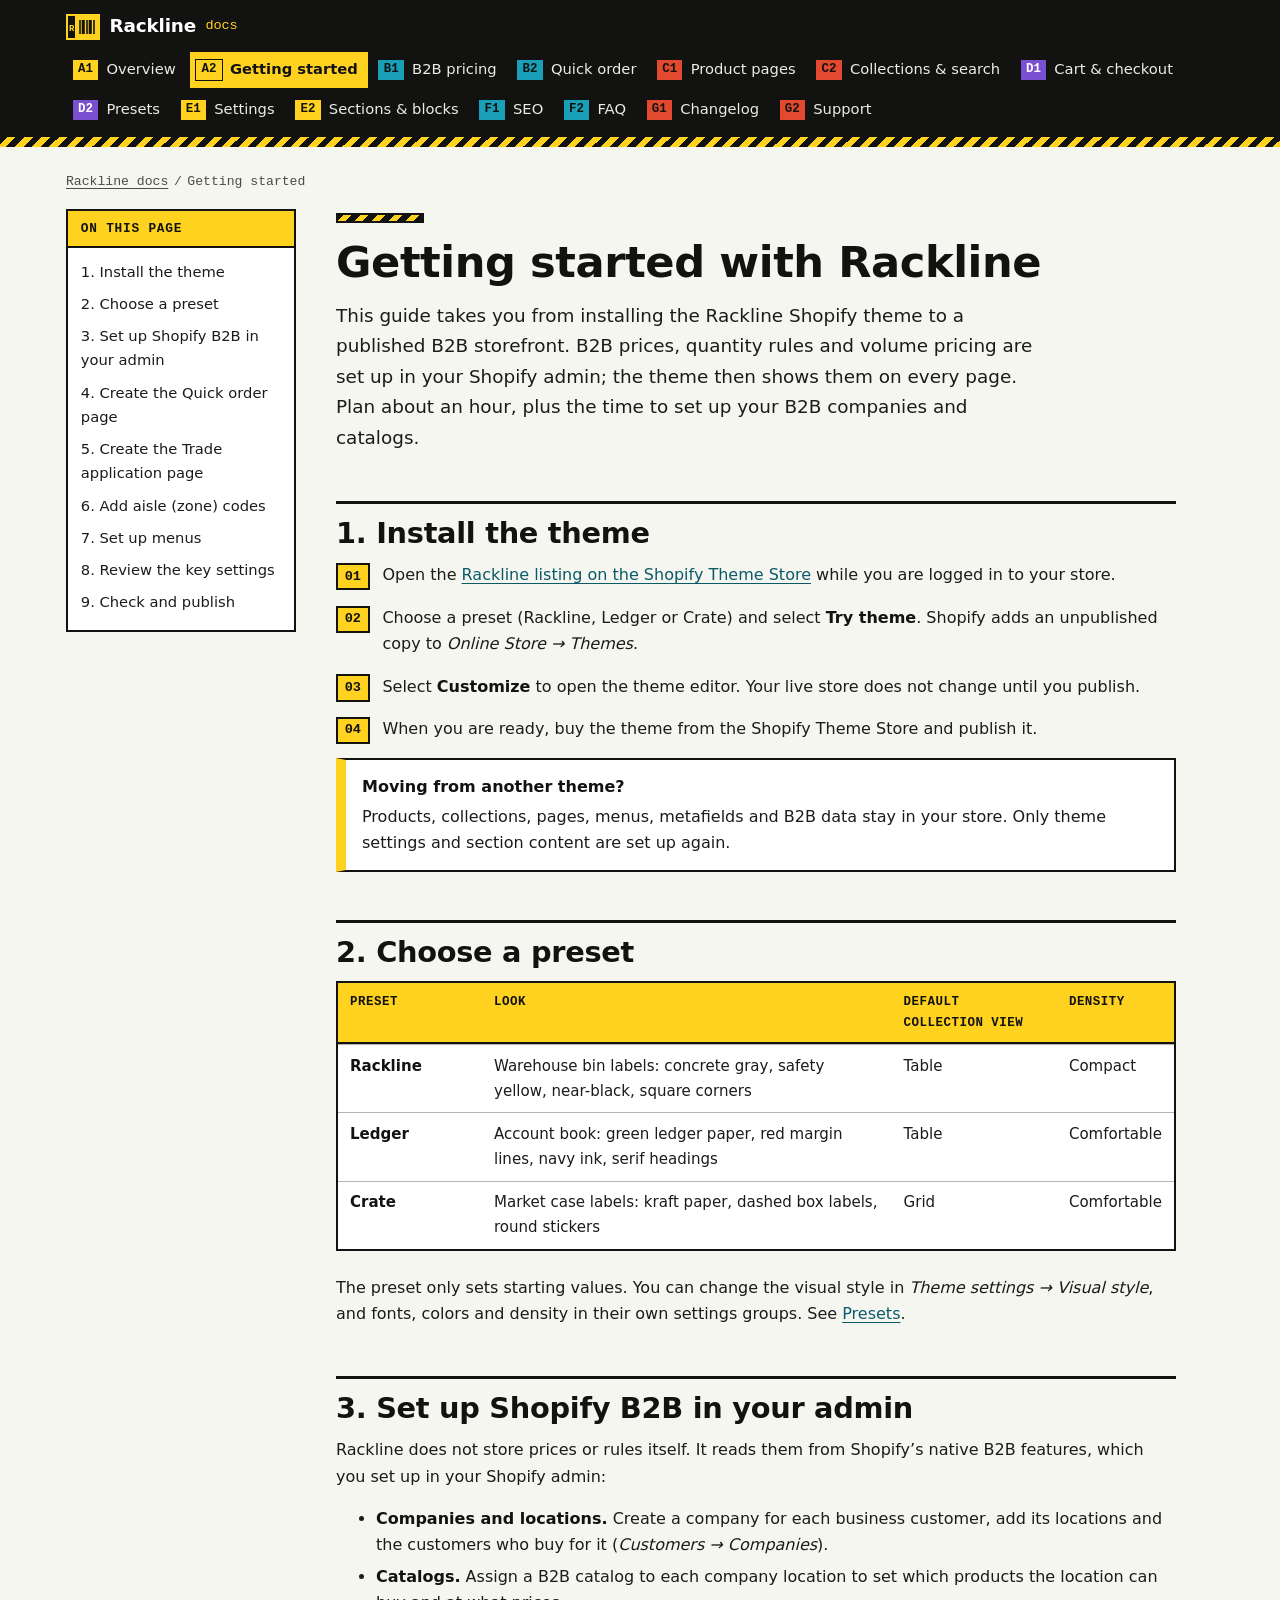
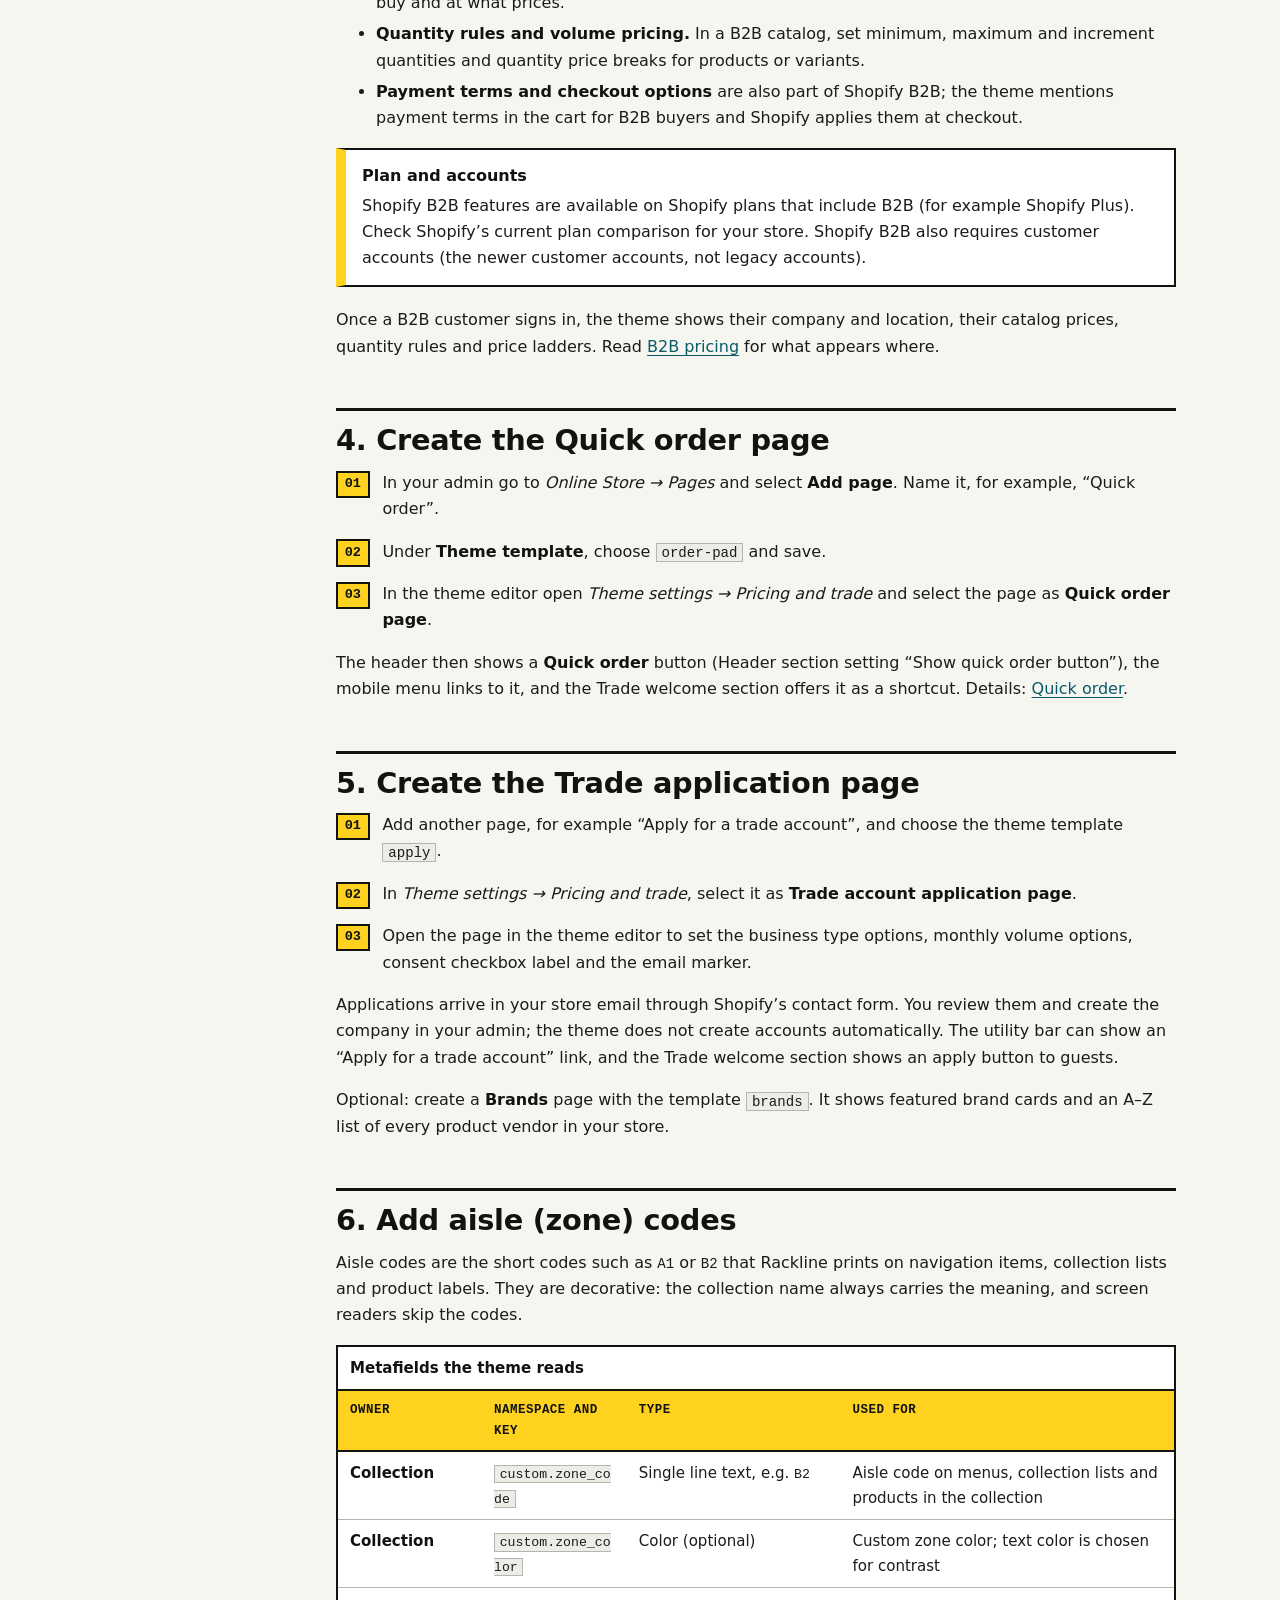
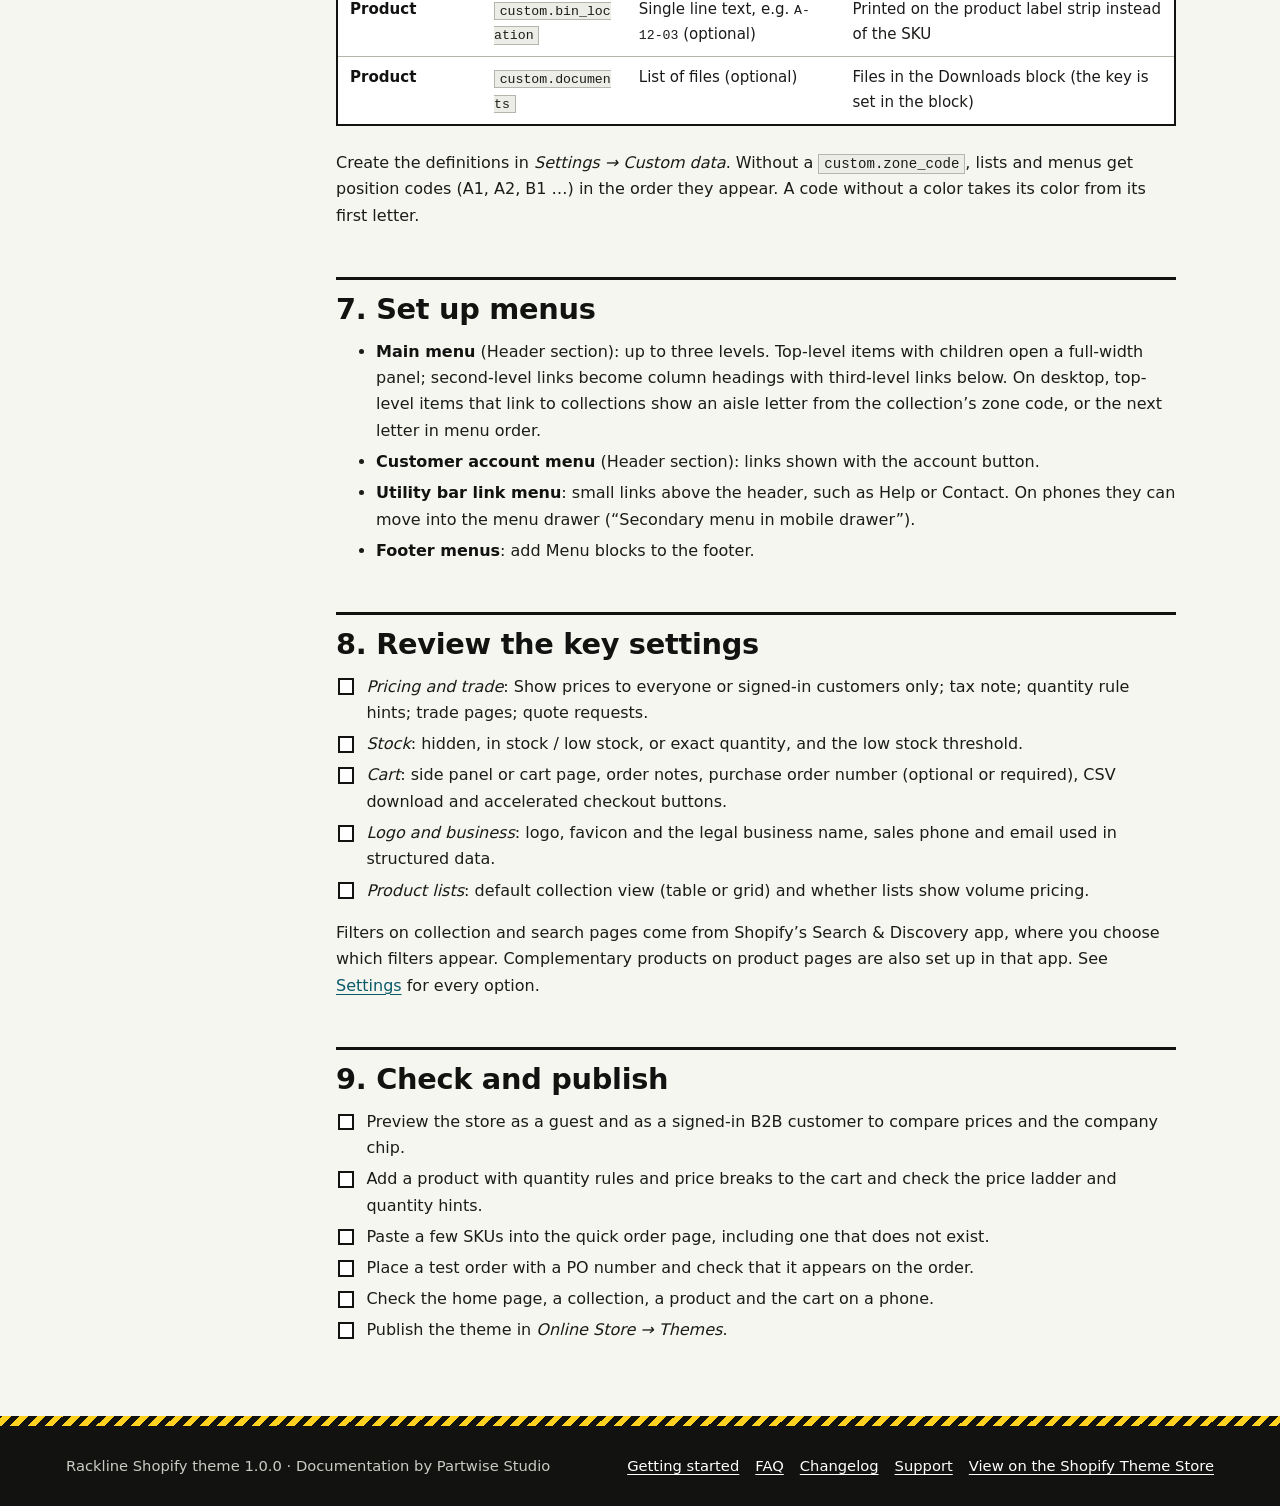
<file: getting-started.html>
<!doctype html>
<html lang="en">
<head>
<meta charset="utf-8">
<meta name="viewport" content="width=device-width, initial-scale=1">
<title>Getting started with the Rackline Shopify theme</title>
<meta name="description" content="Install Rackline from the Shopify Theme Store, choose a preset, set up Shopify B2B, create the quick order and trade application pages, and add zone codes.">
<link rel="canonical" href="https://lzzhdfq11-tech.github.io/rackline-docs/getting-started.html">
<meta name="color-scheme" content="light dark">
<meta name="theme-color" content="#121311">
<meta property="og:type" content="article">
<meta property="og:site_name" content="Rackline theme documentation">
<meta property="og:title" content="Getting started with the Rackline Shopify theme">
<meta property="og:description" content="Install Rackline from the Shopify Theme Store, choose a preset, set up Shopify B2B, create the quick order and trade application pages, and add zone codes.">
<meta property="og:url" content="https://lzzhdfq11-tech.github.io/rackline-docs/getting-started.html">
<meta property="og:locale" content="en_US">
<meta name="twitter:card" content="summary">
<meta name="twitter:title" content="Getting started with the Rackline Shopify theme">
<meta name="twitter:description" content="Install Rackline from the Shopify Theme Store, choose a preset, set up Shopify B2B, create the quick order and trade application pages, and add zone codes.">
<link rel="icon" href="assets/favicon.svg" type="image/svg+xml">
<link rel="stylesheet" href="assets/style.css">
<script src="assets/nav.js"></script>
<script type="application/ld+json">
{
  "@context": "https://schema.org",
  "@graph": [
    {
      "@type": "HowTo",
      "name": "Getting started with the Rackline Shopify theme",
      "description": "Install Rackline from the Shopify Theme Store, choose a preset, set up Shopify B2B, create the quick order and trade application pages, and add zone codes.",
      "url": "https://lzzhdfq11-tech.github.io/rackline-docs/getting-started.html",
      "inLanguage": "en-US",
      "step": [
        {
          "@type": "HowToStep",
          "position": 1,
          "name": "Install Rackline from the Shopify Theme Store",
          "text": "Open the Rackline listing on the Shopify Theme Store, choose a preset and select Try theme. Shopify adds an unpublished copy to Online Store > Themes.",
          "url": "https://lzzhdfq11-tech.github.io/rackline-docs/getting-started.html#install"
        },
        {
          "@type": "HowToStep",
          "position": 2,
          "name": "Choose a preset",
          "text": "Pick Rackline, Ledger or Crate. You can change the visual style, fonts and colors later in Theme settings.",
          "url": "https://lzzhdfq11-tech.github.io/rackline-docs/getting-started.html#preset"
        },
        {
          "@type": "HowToStep",
          "position": 3,
          "name": "Set up Shopify B2B in the admin",
          "text": "Create companies, company locations and B2B catalogs with prices, quantity rules and volume pricing in your Shopify admin. The theme displays them automatically.",
          "url": "https://lzzhdfq11-tech.github.io/rackline-docs/getting-started.html#b2b-setup"
        },
        {
          "@type": "HowToStep",
          "position": 4,
          "name": "Create the Quick order page",
          "text": "Add a page that uses the order-pad template and select it in Theme settings > Pricing and trade > Quick order page.",
          "url": "https://lzzhdfq11-tech.github.io/rackline-docs/getting-started.html#quick-order-page"
        },
        {
          "@type": "HowToStep",
          "position": 5,
          "name": "Create the Trade application page",
          "text": "Add a page that uses the apply template and select it in Theme settings > Pricing and trade > Trade account application page.",
          "url": "https://lzzhdfq11-tech.github.io/rackline-docs/getting-started.html#application-page"
        },
        {
          "@type": "HowToStep",
          "position": 6,
          "name": "Add aisle (zone) codes",
          "text": "Create the collection metafield custom.zone_code (single line text) and fill in codes such as B2 for your collections.",
          "url": "https://lzzhdfq11-tech.github.io/rackline-docs/getting-started.html#zone-codes"
        },
        {
          "@type": "HowToStep",
          "position": 7,
          "name": "Set up menus",
          "text": "Build the main menu with up to three levels, a utility bar menu, footer menus and a customer account menu.",
          "url": "https://lzzhdfq11-tech.github.io/rackline-docs/getting-started.html#menus"
        },
        {
          "@type": "HowToStep",
          "position": 8,
          "name": "Review pricing, stock and cart settings",
          "text": "Choose who sees prices, the tax note, stock display, cart type and the purchase order number field.",
          "url": "https://lzzhdfq11-tech.github.io/rackline-docs/getting-started.html#settings"
        },
        {
          "@type": "HowToStep",
          "position": 9,
          "name": "Check and publish",
          "text": "Preview the store as a guest and as a B2B customer, then publish the theme.",
          "url": "https://lzzhdfq11-tech.github.io/rackline-docs/getting-started.html#checklist"
        }
      ]
    },
    {
      "@type": "BreadcrumbList",
      "itemListElement": [
        {
          "@type": "ListItem",
          "position": 1,
          "name": "Rackline docs",
          "item": "https://lzzhdfq11-tech.github.io/rackline-docs/"
        },
        {
          "@type": "ListItem",
          "position": 2,
          "name": "Getting started",
          "item": "https://lzzhdfq11-tech.github.io/rackline-docs/getting-started.html"
        }
      ]
    }
  ]
}
</script>
</head>
<body>
<a class="skip-link" href="#main">Skip to content</a>
<header class="site-header">
<div class="wrap">
<div class="site-nav-row">
<a class="brand" href="index.html"><svg viewBox="0 0 34 34" aria-hidden="true" focusable="false"><rect x="1" y="5" width="32" height="24" fill="#FFD21F" stroke="#FFD21F" stroke-width="2"/><rect x="1" y="5" width="9" height="24" fill="#121311" stroke="#FFD21F" stroke-width="2"/><path d="M14 10v14M16.5 10v14M18 10v14M21 10v14M23.5 10v14M25 10v14M28 10v14" stroke="#121311" stroke-width="1.6"/><text x="5.5" y="21" text-anchor="middle" font-family="ui-monospace,monospace" font-size="9" font-weight="700" fill="#FFD21F">R</text></svg>Rackline <span>docs</span></a>
<button class="nav-toggle" type="button" aria-expanded="false" aria-controls="site-nav-list">Menu</button>
</div>
<nav class="site-nav" aria-label="Documentation">
<ul id="site-nav-list"><li><a href="index.html"><span class="code" aria-hidden="true">A1</span>Overview</a></li><li><a href="getting-started.html" aria-current="page"><span class="code" aria-hidden="true">A2</span>Getting started</a></li><li class="z2"><a href="b2b.html"><span class="code" aria-hidden="true">B1</span>B2B pricing</a></li><li class="z2"><a href="quick-order.html"><span class="code" aria-hidden="true">B2</span>Quick order</a></li><li class="z3"><a href="product-pages.html"><span class="code" aria-hidden="true">C1</span>Product pages</a></li><li class="z3"><a href="collections-search.html"><span class="code" aria-hidden="true">C2</span>Collections &amp; search</a></li><li class="z4"><a href="cart-checkout.html"><span class="code" aria-hidden="true">D1</span>Cart &amp; checkout</a></li><li class="z4"><a href="presets.html"><span class="code" aria-hidden="true">D2</span>Presets</a></li><li><a href="settings.html"><span class="code" aria-hidden="true">E1</span>Settings</a></li><li><a href="sections.html"><span class="code" aria-hidden="true">E2</span>Sections &amp; blocks</a></li><li class="z2"><a href="seo.html"><span class="code" aria-hidden="true">F1</span>SEO</a></li><li class="z2"><a href="faq.html"><span class="code" aria-hidden="true">F2</span>FAQ</a></li><li class="z3"><a href="changelog.html"><span class="code" aria-hidden="true">G1</span>Changelog</a></li><li class="z3"><a href="support.html"><span class="code" aria-hidden="true">G2</span>Support</a></li></ul>
</nav>
</div>
</header>
<main id="main" tabindex="-1">
<div class="wrap">
<nav aria-label="Breadcrumb"><ol class="breadcrumb"><li><a href="index.html">Rackline docs</a></li><li aria-current="page">Getting started</li></ol></nav>
<div class="doc doc--toc"><nav class="toc" aria-label="On this page"><details class="toc-details"><summary class="toc-title">On this page</summary><ol><li><a href="#install">1. Install the theme</a></li><li><a href="#preset">2. Choose a preset</a></li><li><a href="#b2b-setup">3. Set up Shopify B2B in your admin</a></li><li><a href="#quick-order-page">4. Create the Quick order page</a></li><li><a href="#application-page">5. Create the Trade application page</a></li><li><a href="#zone-codes">6. Add aisle (zone) codes</a></li><li><a href="#menus">7. Set up menus</a></li><li><a href="#settings">8. Review the key settings</a></li><li><a href="#checklist">9. Check and publish</a></li></ol></details></nav><article class="doc-body">
<h1>Getting started with Rackline</h1>
<p class="lead">This guide takes you from installing the Rackline Shopify theme to a published B2B storefront. B2B prices, quantity rules and volume pricing are set up in your Shopify admin; the theme then shows them on every page. Plan about an hour, plus the time to set up your B2B companies and catalogs.</p>

<h2 id="install">1. Install the theme</h2>
<ol class="steps">
<li>Open the <a href="https://themes.shopify.com/themes/rackline">Rackline listing on the Shopify Theme Store</a> while you are logged in to your store.</li>
<li>Choose a preset (Rackline, Ledger or Crate) and select <strong>Try theme</strong>. Shopify adds an unpublished copy to <em>Online Store &rarr; Themes</em>.</li>
<li>Select <strong>Customize</strong> to open the theme editor. Your live store does not change until you publish.</li>
<li>When you are ready, buy the theme from the Shopify Theme Store and publish it.</li>
</ol>
<div class="note"><strong>Moving from another theme?</strong><p>Products, collections, pages, menus, metafields and B2B data stay in your store. Only theme settings and section content are set up again.</p></div>

<h2 id="preset">2. Choose a preset</h2>
<div class="table-wrap"><table><caption class="visually-hidden">Preset summary</caption>
<thead><tr><th scope="col">Preset</th><th scope="col">Look</th><th scope="col">Default collection view</th><th scope="col">Density</th></tr></thead>
<tbody>
<tr><th scope="row">Rackline</th><td>Warehouse bin labels: concrete gray, safety yellow, near-black, square corners</td><td>Table</td><td>Compact</td></tr>
<tr><th scope="row">Ledger</th><td>Account book: green ledger paper, red margin lines, navy ink, serif headings</td><td>Table</td><td>Comfortable</td></tr>
<tr><th scope="row">Crate</th><td>Market case labels: kraft paper, dashed box labels, round stickers</td><td>Grid</td><td>Comfortable</td></tr>
</tbody></table></div>
<p>The preset only sets starting values. You can change the visual style in <em>Theme settings &rarr; Visual style</em>, and fonts, colors and density in their own settings groups. See <a href="presets.html">Presets</a>.</p>

<h2 id="b2b-setup">3. Set up Shopify B2B in your admin</h2>
<p>Rackline does not store prices or rules itself. It reads them from Shopify&rsquo;s native B2B features, which you set up in your Shopify admin:</p>
<ul>
<li><strong>Companies and locations.</strong> Create a company for each business customer, add its locations and the customers who buy for it (<em>Customers &rarr; Companies</em>).</li>
<li><strong>Catalogs.</strong> Assign a B2B catalog to each company location to set which products the location can buy and at what prices.</li>
<li><strong>Quantity rules and volume pricing.</strong> In a B2B catalog, set minimum, maximum and increment quantities and quantity price breaks for products or variants.</li>
<li><strong>Payment terms and checkout options</strong> are also part of Shopify B2B; the theme mentions payment terms in the cart for B2B buyers and Shopify applies them at checkout.</li>
</ul>
<div class="note"><strong>Plan and accounts</strong><p>Shopify B2B features are available on Shopify plans that include B2B (for example Shopify Plus). Check Shopify&rsquo;s current plan comparison for your store. Shopify B2B also requires customer accounts (the newer customer accounts, not legacy accounts).</p></div>
<p>Once a B2B customer signs in, the theme shows their company and location, their catalog prices, quantity rules and price ladders. Read <a href="b2b.html">B2B pricing</a> for what appears where.</p>

<h2 id="quick-order-page">4. Create the Quick order page</h2>
<ol class="steps">
<li>In your admin go to <em>Online Store &rarr; Pages</em> and select <strong>Add page</strong>. Name it, for example, &ldquo;Quick order&rdquo;.</li>
<li>Under <strong>Theme template</strong>, choose <code>order-pad</code> and save.</li>
<li>In the theme editor open <em>Theme settings &rarr; Pricing and trade</em> and select the page as <strong>Quick order page</strong>.</li>
</ol>
<p>The header then shows a <strong>Quick order</strong> button (Header section setting &ldquo;Show quick order button&rdquo;), the mobile menu links to it, and the Trade welcome section offers it as a shortcut. Details: <a href="quick-order.html">Quick order</a>.</p>

<h2 id="application-page">5. Create the Trade application page</h2>
<ol class="steps">
<li>Add another page, for example &ldquo;Apply for a trade account&rdquo;, and choose the theme template <code>apply</code>.</li>
<li>In <em>Theme settings &rarr; Pricing and trade</em>, select it as <strong>Trade account application page</strong>.</li>
<li>Open the page in the theme editor to set the business type options, monthly volume options, consent checkbox label and the email marker.</li>
</ol>
<p>Applications arrive in your store email through Shopify&rsquo;s contact form. You review them and create the company in your admin; the theme does not create accounts automatically. The utility bar can show an &ldquo;Apply for a trade account&rdquo; link, and the Trade welcome section shows an apply button to guests.</p>
<p>Optional: create a <strong>Brands</strong> page with the template <code>brands</code>. It shows featured brand cards and an A&ndash;Z list of every product vendor in your store.</p>

<h2 id="zone-codes">6. Add aisle (zone) codes</h2>
<p>Aisle codes are the short codes such as <span class="mono">A1</span> or <span class="mono">B2</span> that Rackline prints on navigation items, collection lists and product labels. They are decorative: the collection name always carries the meaning, and screen readers skip the codes.</p>
<div class="table-wrap"><table><caption>Metafields the theme reads</caption>
<thead><tr><th scope="col">Owner</th><th scope="col">Namespace and key</th><th scope="col">Type</th><th scope="col">Used for</th></tr></thead>
<tbody>
<tr><th scope="row">Collection</th><td><code>custom.zone_code</code></td><td>Single line text, e.g. <span class="mono">B2</span></td><td>Aisle code on menus, collection lists and products in the collection</td></tr>
<tr><th scope="row">Collection</th><td><code>custom.zone_color</code></td><td>Color (optional)</td><td>Custom zone color; text color is chosen for contrast</td></tr>
<tr><th scope="row">Product</th><td><code>custom.bin_location</code></td><td>Single line text, e.g. <span class="mono">A-12-03</span> (optional)</td><td>Printed on the product label strip instead of the SKU</td></tr>
<tr><th scope="row">Product</th><td><code>custom.documents</code></td><td>List of files (optional)</td><td>Files in the Downloads block (the key is set in the block)</td></tr>
</tbody></table></div>
<p>Create the definitions in <em>Settings &rarr; Custom data</em>. Without a <code>custom.zone_code</code>, lists and menus get position codes (A1, A2, B1 &hellip;) in the order they appear. A code without a color takes its color from its first letter.</p>

<h2 id="menus">7. Set up menus</h2>
<ul>
<li><strong>Main menu</strong> (Header section): up to three levels. Top-level items with children open a full-width panel; second-level links become column headings with third-level links below. On desktop, top-level items that link to collections show an aisle letter from the collection&rsquo;s zone code, or the next letter in menu order.</li>
<li><strong>Customer account menu</strong> (Header section): links shown with the account button.</li>
<li><strong>Utility bar link menu</strong>: small links above the header, such as Help or Contact. On phones they can move into the menu drawer (&ldquo;Secondary menu in mobile drawer&rdquo;).</li>
<li><strong>Footer menus</strong>: add Menu blocks to the footer.</li>
</ul>

<h2 id="settings">8. Review the key settings</h2>
<ul class="checklist">
<li><em>Pricing and trade</em>: Show prices to everyone or signed-in customers only; tax note; quantity rule hints; trade pages; quote requests.</li>
<li><em>Stock</em>: hidden, in stock / low stock, or exact quantity, and the low stock threshold.</li>
<li><em>Cart</em>: side panel or cart page, order notes, purchase order number (optional or required), CSV download and accelerated checkout buttons.</li>
<li><em>Logo and business</em>: logo, favicon and the legal business name, sales phone and email used in structured data.</li>
<li><em>Product lists</em>: default collection view (table or grid) and whether lists show volume pricing.</li>
</ul>
<p>Filters on collection and search pages come from Shopify&rsquo;s Search &amp; Discovery app, where you choose which filters appear. Complementary products on product pages are also set up in that app. See <a href="settings.html">Settings</a> for every option.</p>

<h2 id="checklist">9. Check and publish</h2>
<ul class="checklist">
<li>Preview the store as a guest and as a signed-in B2B customer to compare prices and the company chip.</li>
<li>Add a product with quantity rules and price breaks to the cart and check the price ladder and quantity hints.</li>
<li>Paste a few SKUs into the quick order page, including one that does not exist.</li>
<li>Place a test order with a PO number and check that it appears on the order.</li>
<li>Check the home page, a collection, a product and the cart on a phone.</li>
<li>Publish the theme in <em>Online Store &rarr; Themes</em>.</li>
</ul>
</article></div>
</div>
</main>
<footer class="site-footer">
<div class="wrap">
<p>Rackline Shopify theme 1.0.0 &middot; Documentation by Partwise Studio</p>
<ul>
<li><a href="getting-started.html">Getting started</a></li>
<li><a href="faq.html">FAQ</a></li>
<li><a href="changelog.html">Changelog</a></li>
<li><a href="support.html">Support</a></li>
<li><a href="https://themes.shopify.com/themes/rackline">View on the Shopify Theme Store</a></li>
</ul>
</div>
</footer>
</body>
</html>
</file>
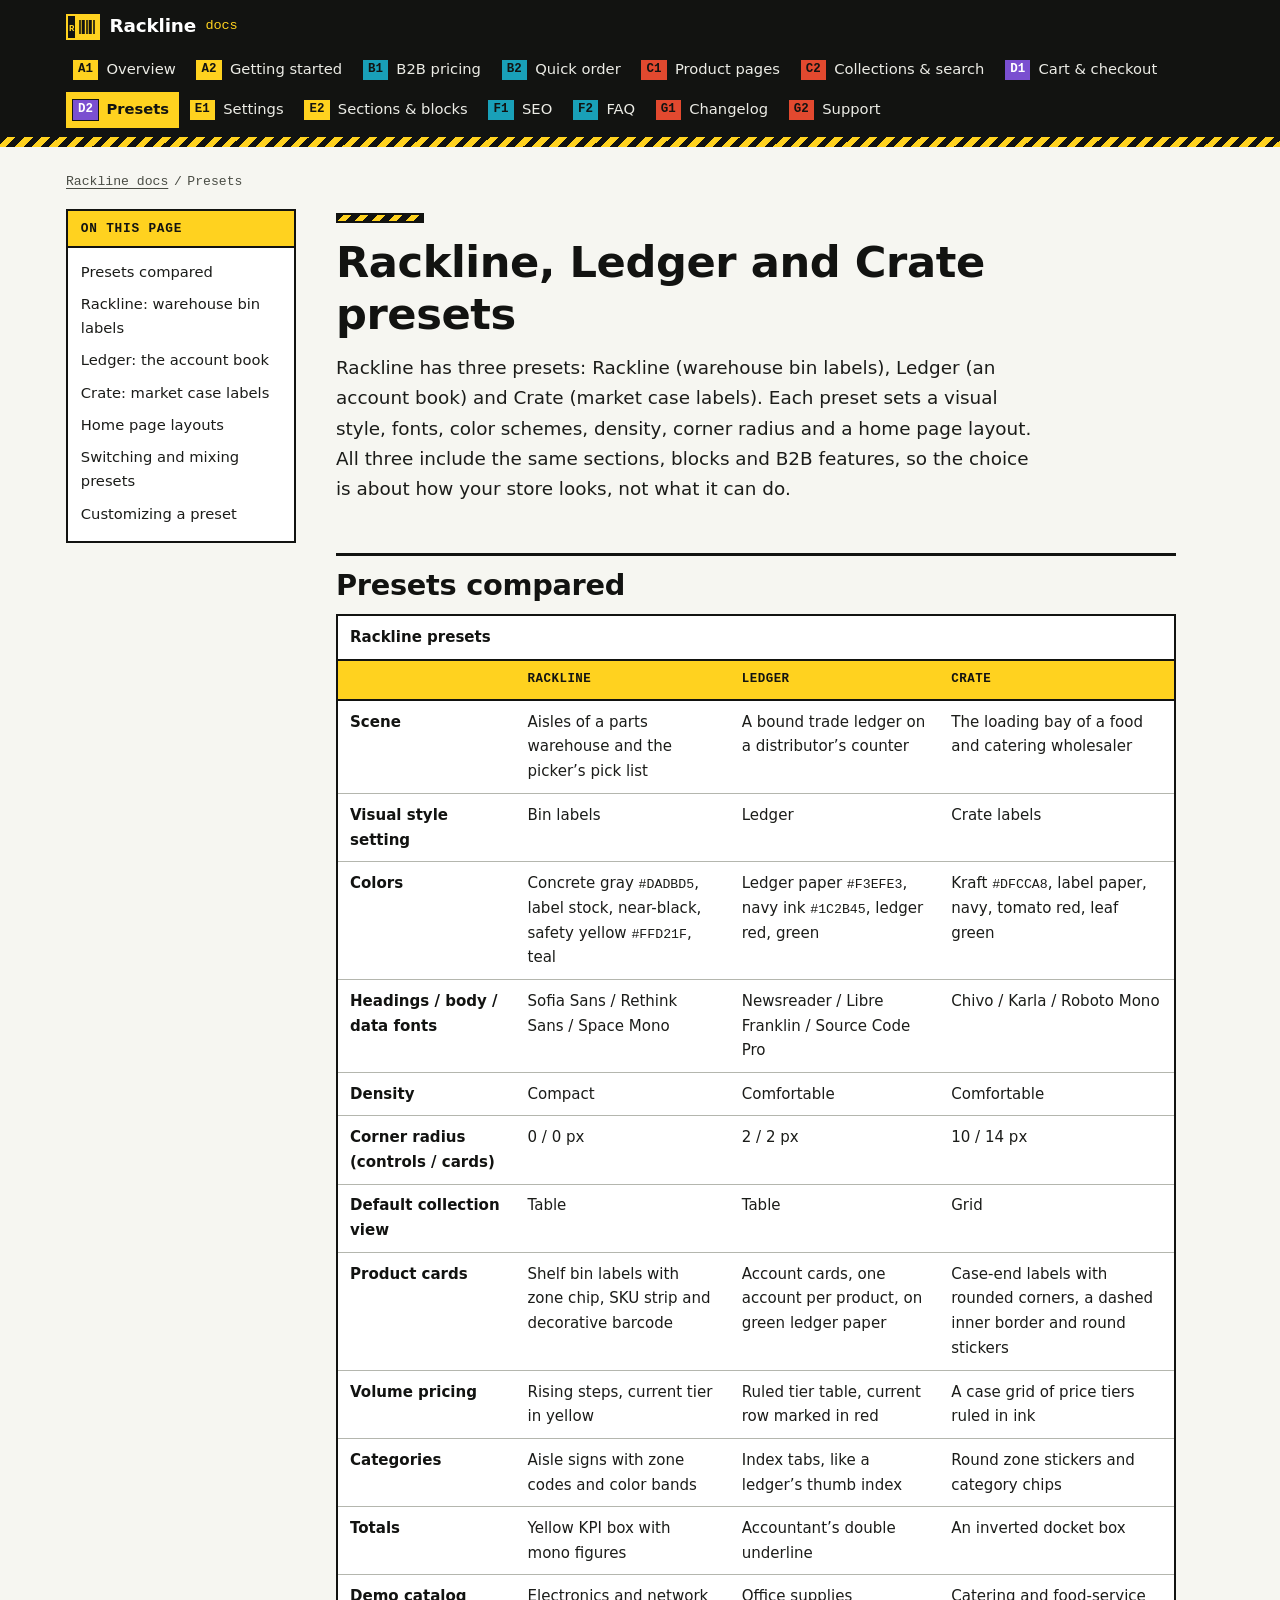
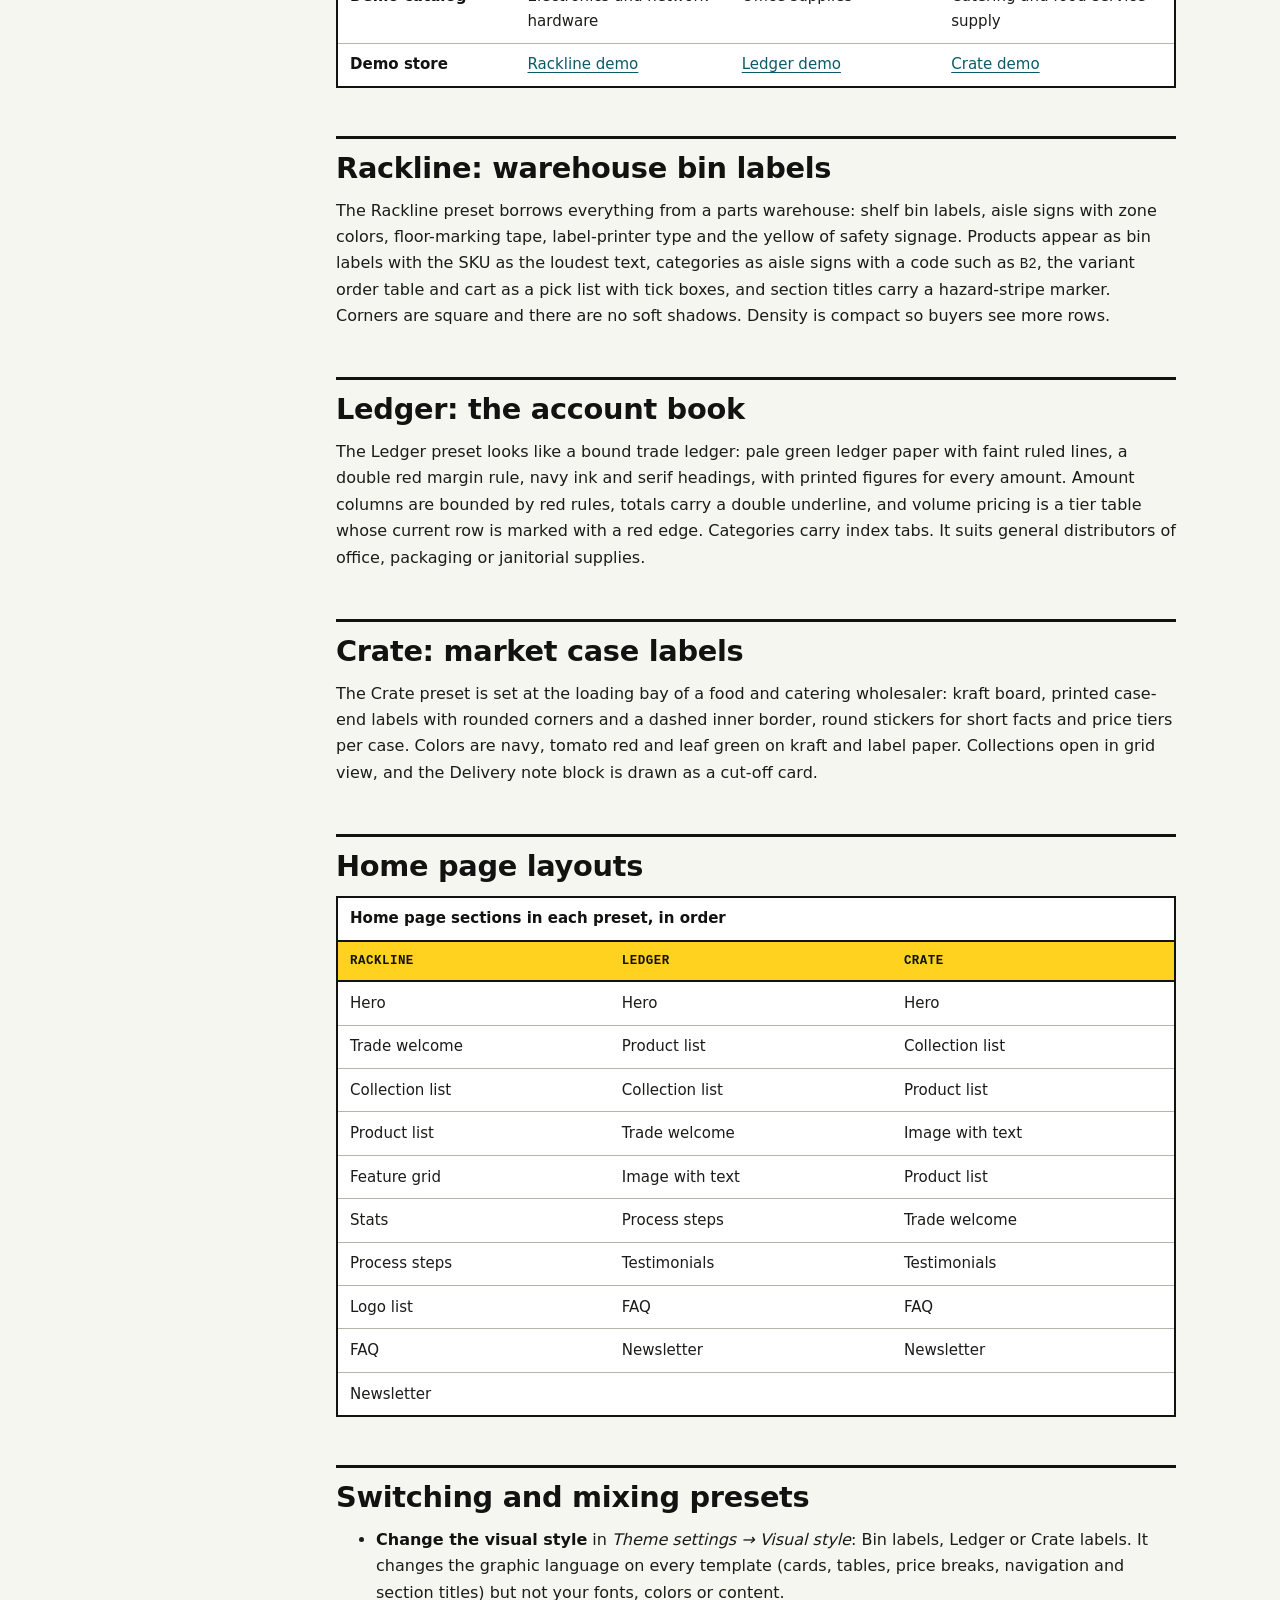
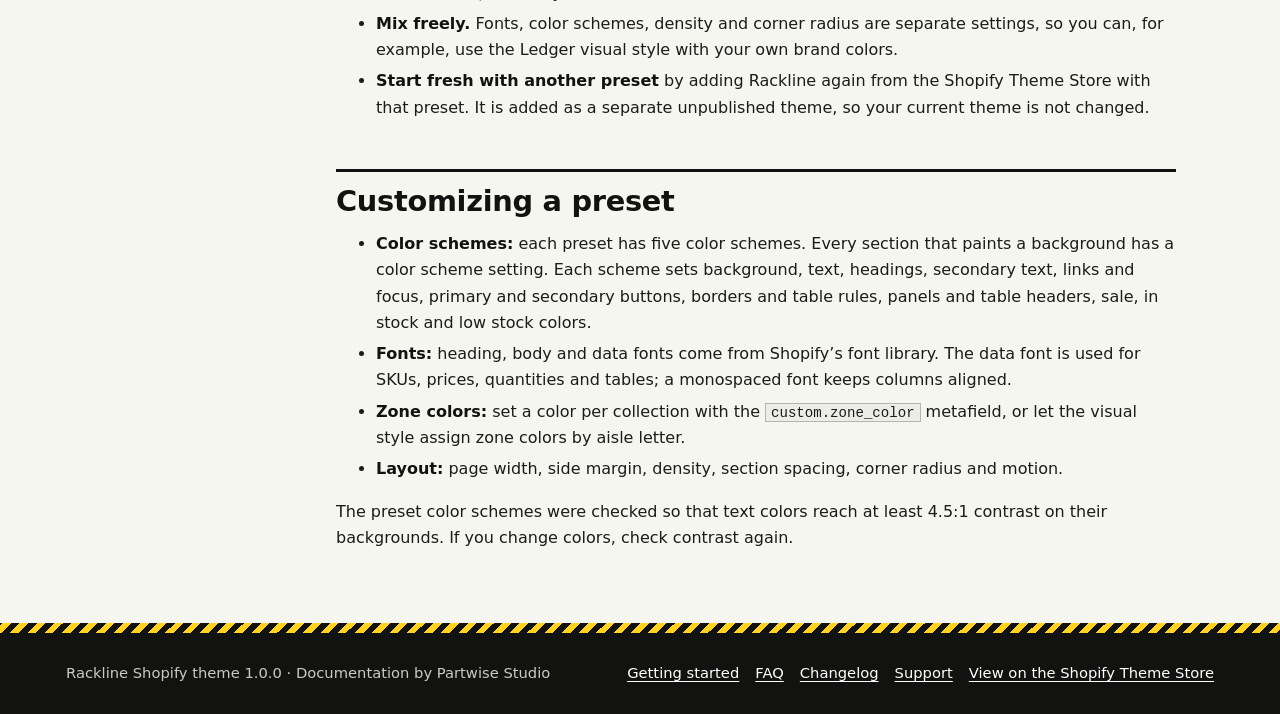
<file: presets.html>
<!doctype html>
<html lang="en">
<head>
<meta charset="utf-8">
<meta name="viewport" content="width=device-width, initial-scale=1">
<title>Rackline, Ledger and Crate presets compared | Docs</title>
<meta name="description" content="Compare the three presets of the Rackline Shopify theme: Rackline bin labels, Ledger account book and Crate case labels, and learn how to switch or mix them.">
<link rel="canonical" href="https://lzzhdfq11-tech.github.io/rackline-docs/presets.html">
<meta name="color-scheme" content="light dark">
<meta name="theme-color" content="#121311">
<meta property="og:type" content="article">
<meta property="og:site_name" content="Rackline theme documentation">
<meta property="og:title" content="Rackline, Ledger and Crate presets compared">
<meta property="og:description" content="Compare the three presets of the Rackline Shopify theme: Rackline bin labels, Ledger account book and Crate case labels, and learn how to switch or mix them.">
<meta property="og:url" content="https://lzzhdfq11-tech.github.io/rackline-docs/presets.html">
<meta property="og:locale" content="en_US">
<meta name="twitter:card" content="summary">
<meta name="twitter:title" content="Rackline, Ledger and Crate presets compared">
<meta name="twitter:description" content="Compare the three presets of the Rackline Shopify theme: Rackline bin labels, Ledger account book and Crate case labels, and learn how to switch or mix them.">
<link rel="icon" href="assets/favicon.svg" type="image/svg+xml">
<link rel="stylesheet" href="assets/style.css">
<script src="assets/nav.js"></script>
<script type="application/ld+json">
{
  "@context": "https://schema.org",
  "@graph": [
    {
      "@type": "TechArticle",
      "headline": "Rackline, Ledger and Crate presets compared",
      "description": "Compare the three presets of the Rackline Shopify theme: Rackline bin labels, Ledger account book and Crate case labels, and learn how to switch or mix them.",
      "url": "https://lzzhdfq11-tech.github.io/rackline-docs/presets.html",
      "inLanguage": "en-US",
      "dateModified": "2026-10-22",
      "author": {
        "@type": "Organization",
        "@id": "https://lzzhdfq11-tech.github.io/rackline-docs/#organization",
        "name": "Partwise Studio",
        "url": "https://lzzhdfq11-tech.github.io/rackline-docs/"
      },
      "publisher": {
        "@type": "Organization",
        "@id": "https://lzzhdfq11-tech.github.io/rackline-docs/#organization",
        "name": "Partwise Studio",
        "url": "https://lzzhdfq11-tech.github.io/rackline-docs/"
      },
      "about": {
        "@type": "SoftwareApplication",
        "name": "Rackline",
        "applicationCategory": "BusinessApplication",
        "operatingSystem": "Shopify"
      },
      "isPartOf": {
        "@type": "WebSite",
        "name": "Rackline theme documentation",
        "url": "https://lzzhdfq11-tech.github.io/rackline-docs/"
      }
    },
    {
      "@type": "BreadcrumbList",
      "itemListElement": [
        {
          "@type": "ListItem",
          "position": 1,
          "name": "Rackline docs",
          "item": "https://lzzhdfq11-tech.github.io/rackline-docs/"
        },
        {
          "@type": "ListItem",
          "position": 2,
          "name": "Presets",
          "item": "https://lzzhdfq11-tech.github.io/rackline-docs/presets.html"
        }
      ]
    }
  ]
}
</script>
</head>
<body>
<a class="skip-link" href="#main">Skip to content</a>
<header class="site-header">
<div class="wrap">
<div class="site-nav-row">
<a class="brand" href="index.html"><svg viewBox="0 0 34 34" aria-hidden="true" focusable="false"><rect x="1" y="5" width="32" height="24" fill="#FFD21F" stroke="#FFD21F" stroke-width="2"/><rect x="1" y="5" width="9" height="24" fill="#121311" stroke="#FFD21F" stroke-width="2"/><path d="M14 10v14M16.5 10v14M18 10v14M21 10v14M23.5 10v14M25 10v14M28 10v14" stroke="#121311" stroke-width="1.6"/><text x="5.5" y="21" text-anchor="middle" font-family="ui-monospace,monospace" font-size="9" font-weight="700" fill="#FFD21F">R</text></svg>Rackline <span>docs</span></a>
<button class="nav-toggle" type="button" aria-expanded="false" aria-controls="site-nav-list">Menu</button>
</div>
<nav class="site-nav" aria-label="Documentation">
<ul id="site-nav-list"><li><a href="index.html"><span class="code" aria-hidden="true">A1</span>Overview</a></li><li><a href="getting-started.html"><span class="code" aria-hidden="true">A2</span>Getting started</a></li><li class="z2"><a href="b2b.html"><span class="code" aria-hidden="true">B1</span>B2B pricing</a></li><li class="z2"><a href="quick-order.html"><span class="code" aria-hidden="true">B2</span>Quick order</a></li><li class="z3"><a href="product-pages.html"><span class="code" aria-hidden="true">C1</span>Product pages</a></li><li class="z3"><a href="collections-search.html"><span class="code" aria-hidden="true">C2</span>Collections &amp; search</a></li><li class="z4"><a href="cart-checkout.html"><span class="code" aria-hidden="true">D1</span>Cart &amp; checkout</a></li><li class="z4"><a href="presets.html" aria-current="page"><span class="code" aria-hidden="true">D2</span>Presets</a></li><li><a href="settings.html"><span class="code" aria-hidden="true">E1</span>Settings</a></li><li><a href="sections.html"><span class="code" aria-hidden="true">E2</span>Sections &amp; blocks</a></li><li class="z2"><a href="seo.html"><span class="code" aria-hidden="true">F1</span>SEO</a></li><li class="z2"><a href="faq.html"><span class="code" aria-hidden="true">F2</span>FAQ</a></li><li class="z3"><a href="changelog.html"><span class="code" aria-hidden="true">G1</span>Changelog</a></li><li class="z3"><a href="support.html"><span class="code" aria-hidden="true">G2</span>Support</a></li></ul>
</nav>
</div>
</header>
<main id="main" tabindex="-1">
<div class="wrap">
<nav aria-label="Breadcrumb"><ol class="breadcrumb"><li><a href="index.html">Rackline docs</a></li><li aria-current="page">Presets</li></ol></nav>
<div class="doc doc--toc"><nav class="toc" aria-label="On this page"><details class="toc-details"><summary class="toc-title">On this page</summary><ol><li><a href="#compare">Presets compared</a></li><li><a href="#rackline">Rackline: warehouse bin labels</a></li><li><a href="#ledger">Ledger: the account book</a></li><li><a href="#crate">Crate: market case labels</a></li><li><a href="#home-layouts">Home page layouts</a></li><li><a href="#switch">Switching and mixing presets</a></li><li><a href="#customize">Customizing a preset</a></li></ol></details></nav><article class="doc-body">
<h1>Rackline, Ledger and Crate presets</h1>
<p class="lead">Rackline has three presets: Rackline (warehouse bin labels), Ledger (an account book) and Crate (market case labels). Each preset sets a visual style, fonts, color schemes, density, corner radius and a home page layout. All three include the same sections, blocks and B2B features, so the choice is about how your store looks, not what it can do.</p>

<h2 id="compare">Presets compared</h2>
<div class="table-wrap"><table><caption>Rackline presets</caption>
<thead><tr><th scope="col"></th><th scope="col">Rackline</th><th scope="col">Ledger</th><th scope="col">Crate</th></tr></thead>
<tbody>
<tr><th scope="row">Scene</th><td>Aisles of a parts warehouse and the picker&rsquo;s pick list</td><td>A bound trade ledger on a distributor&rsquo;s counter</td><td>The loading bay of a food and catering wholesaler</td></tr>
<tr><th scope="row">Visual style setting</th><td>Bin labels</td><td>Ledger</td><td>Crate labels</td></tr>
<tr><th scope="row">Colors</th><td>Concrete gray <span class="mono">#DADBD5</span>, label stock, near-black, safety yellow <span class="mono">#FFD21F</span>, teal</td><td>Ledger paper <span class="mono">#F3EFE3</span>, navy ink <span class="mono">#1C2B45</span>, ledger red, green</td><td>Kraft <span class="mono">#DFCCA8</span>, label paper, navy, tomato red, leaf green</td></tr>
<tr><th scope="row">Headings / body / data fonts</th><td>Sofia Sans / Rethink Sans / Space Mono</td><td>Newsreader / Libre Franklin / Source Code Pro</td><td>Chivo / Karla / Roboto Mono</td></tr>
<tr><th scope="row">Density</th><td>Compact</td><td>Comfortable</td><td>Comfortable</td></tr>
<tr><th scope="row">Corner radius (controls / cards)</th><td>0 / 0 px</td><td>2 / 2 px</td><td>10 / 14 px</td></tr>
<tr><th scope="row">Default collection view</th><td>Table</td><td>Table</td><td>Grid</td></tr>
<tr><th scope="row">Product cards</th><td>Shelf bin labels with zone chip, SKU strip and decorative barcode</td><td>Account cards, one account per product, on green ledger paper</td><td>Case-end labels with rounded corners, a dashed inner border and round stickers</td></tr>
<tr><th scope="row">Volume pricing</th><td>Rising steps, current tier in yellow</td><td>Ruled tier table, current row marked in red</td><td>A case grid of price tiers ruled in ink</td></tr>
<tr><th scope="row">Categories</th><td>Aisle signs with zone codes and color bands</td><td>Index tabs, like a ledger&rsquo;s thumb index</td><td>Round zone stickers and category chips</td></tr>
<tr><th scope="row">Totals</th><td>Yellow KPI box with mono figures</td><td>Accountant&rsquo;s double underline</td><td>An inverted docket box</td></tr>
<tr><th scope="row">Demo catalog</th><td>Electronics and network hardware</td><td>Office supplies</td><td>Catering and food-service supply</td></tr>
<tr><th scope="row">Demo store</th><td><a href="https://rackline-supply-sh0myv1i.myshopify.com">Rackline demo</a></td><td><a href="https://ledger-supply-co-sqiwaphf.myshopify.com">Ledger demo</a></td><td><a href="https://crate-catering-supply-1w3ybyrj.myshopify.com">Crate demo</a></td></tr>
</tbody></table></div>

<h2 id="rackline">Rackline: warehouse bin labels</h2>
<p>The Rackline preset borrows everything from a parts warehouse: shelf bin labels, aisle signs with zone colors, floor-marking tape, label-printer type and the yellow of safety signage. Products appear as bin labels with the SKU as the loudest text, categories as aisle signs with a code such as <span class="mono">B2</span>, the variant order table and cart as a pick list with tick boxes, and section titles carry a hazard-stripe marker. Corners are square and there are no soft shadows. Density is compact so buyers see more rows.</p>

<h2 id="ledger">Ledger: the account book</h2>
<p>The Ledger preset looks like a bound trade ledger: pale green ledger paper with faint ruled lines, a double red margin rule, navy ink and serif headings, with printed figures for every amount. Amount columns are bounded by red rules, totals carry a double underline, and volume pricing is a tier table whose current row is marked with a red edge. Categories carry index tabs. It suits general distributors of office, packaging or janitorial supplies.</p>

<h2 id="crate">Crate: market case labels</h2>
<p>The Crate preset is set at the loading bay of a food and catering wholesaler: kraft board, printed case-end labels with rounded corners and a dashed inner border, round stickers for short facts and price tiers per case. Colors are navy, tomato red and leaf green on kraft and label paper. Collections open in grid view, and the Delivery note block is drawn as a cut-off card.</p>

<h2 id="home-layouts">Home page layouts</h2>
<div class="table-wrap"><table><caption>Home page sections in each preset, in order</caption>
<thead><tr><th scope="col">Rackline</th><th scope="col">Ledger</th><th scope="col">Crate</th></tr></thead>
<tbody>
<tr><td>Hero</td><td>Hero</td><td>Hero</td></tr>
<tr><td>Trade welcome</td><td>Product list</td><td>Collection list</td></tr>
<tr><td>Collection list</td><td>Collection list</td><td>Product list</td></tr>
<tr><td>Product list</td><td>Trade welcome</td><td>Image with text</td></tr>
<tr><td>Feature grid</td><td>Image with text</td><td>Product list</td></tr>
<tr><td>Stats</td><td>Process steps</td><td>Trade welcome</td></tr>
<tr><td>Process steps</td><td>Testimonials</td><td>Testimonials</td></tr>
<tr><td>Logo list</td><td>FAQ</td><td>FAQ</td></tr>
<tr><td>FAQ</td><td>Newsletter</td><td>Newsletter</td></tr>
<tr><td>Newsletter</td><td></td><td></td></tr>
</tbody></table></div>

<h2 id="switch">Switching and mixing presets</h2>
<ul>
<li><strong>Change the visual style</strong> in <em>Theme settings &rarr; Visual style</em>: Bin labels, Ledger or Crate labels. It changes the graphic language on every template (cards, tables, price breaks, navigation and section titles) but not your fonts, colors or content.</li>
<li><strong>Mix freely.</strong> Fonts, color schemes, density and corner radius are separate settings, so you can, for example, use the Ledger visual style with your own brand colors.</li>
<li><strong>Start fresh with another preset</strong> by adding Rackline again from the Shopify Theme Store with that preset. It is added as a separate unpublished theme, so your current theme is not changed.</li>
</ul>

<h2 id="customize">Customizing a preset</h2>
<ul>
<li><strong>Color schemes:</strong> each preset has five color schemes. Every section that paints a background has a color scheme setting. Each scheme sets background, text, headings, secondary text, links and focus, primary and secondary buttons, borders and table rules, panels and table headers, sale, in stock and low stock colors.</li>
<li><strong>Fonts:</strong> heading, body and data fonts come from Shopify&rsquo;s font library. The data font is used for SKUs, prices, quantities and tables; a monospaced font keeps columns aligned.</li>
<li><strong>Zone colors:</strong> set a color per collection with the <code>custom.zone_color</code> metafield, or let the visual style assign zone colors by aisle letter.</li>
<li><strong>Layout:</strong> page width, side margin, density, section spacing, corner radius and motion.</li>
</ul>
<p>The preset color schemes were checked so that text colors reach at least 4.5:1 contrast on their backgrounds. If you change colors, check contrast again.</p>
</article></div>
</div>
</main>
<footer class="site-footer">
<div class="wrap">
<p>Rackline Shopify theme 1.0.0 &middot; Documentation by Partwise Studio</p>
<ul>
<li><a href="getting-started.html">Getting started</a></li>
<li><a href="faq.html">FAQ</a></li>
<li><a href="changelog.html">Changelog</a></li>
<li><a href="support.html">Support</a></li>
<li><a href="https://themes.shopify.com/themes/rackline">View on the Shopify Theme Store</a></li>
</ul>
</div>
</footer>
</body>
</html>
</file>
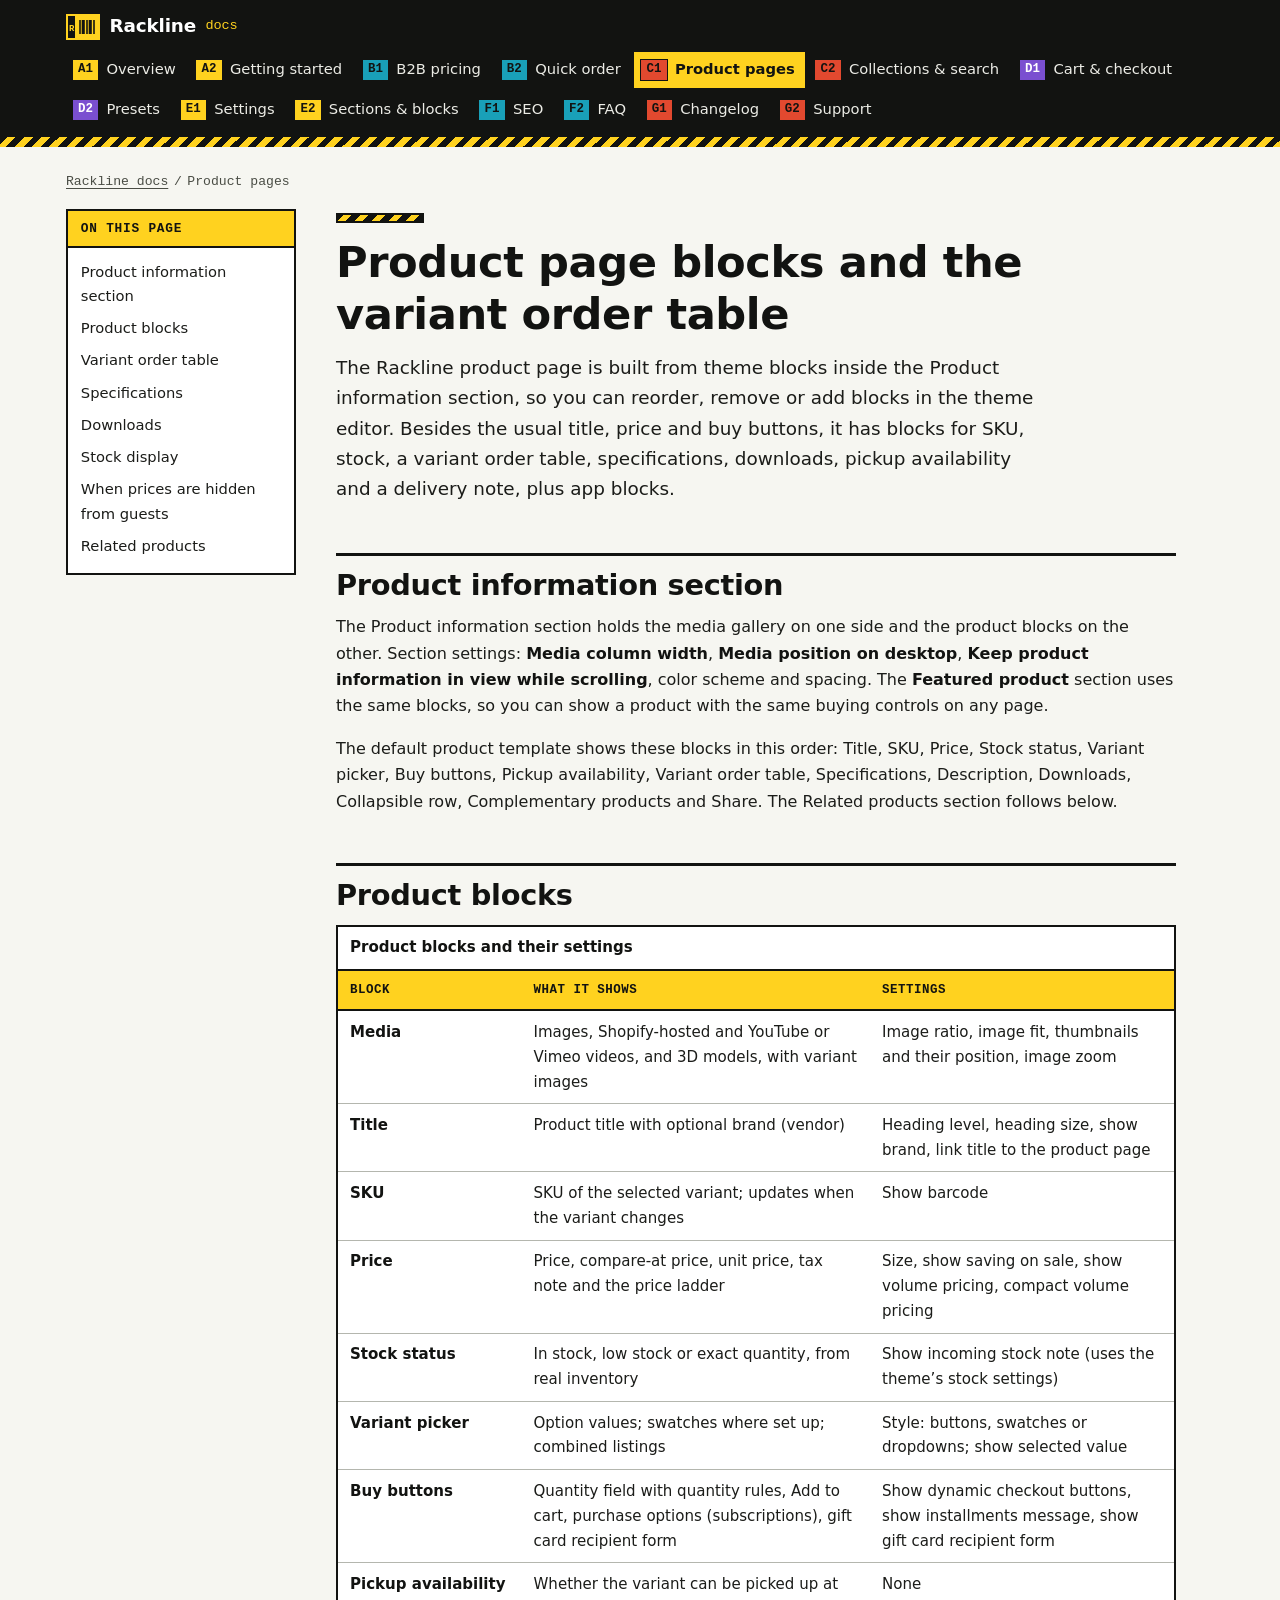
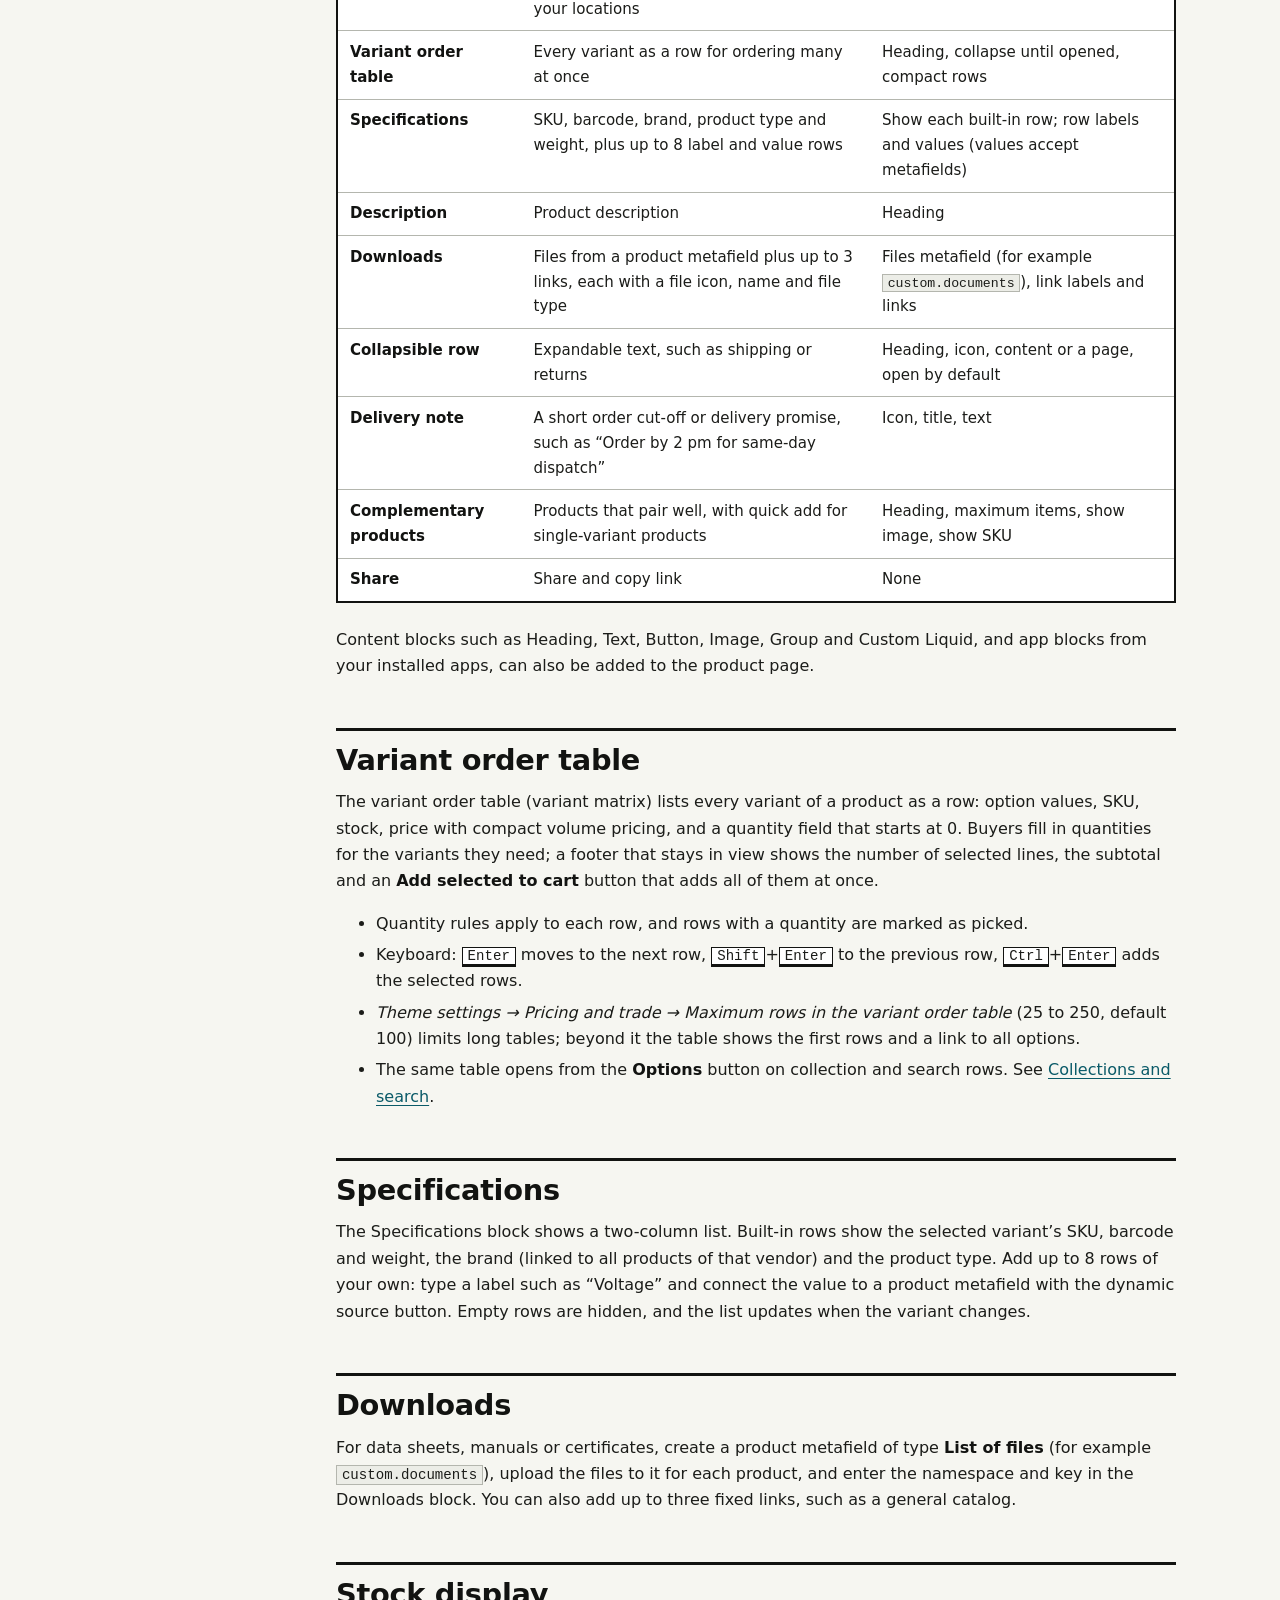
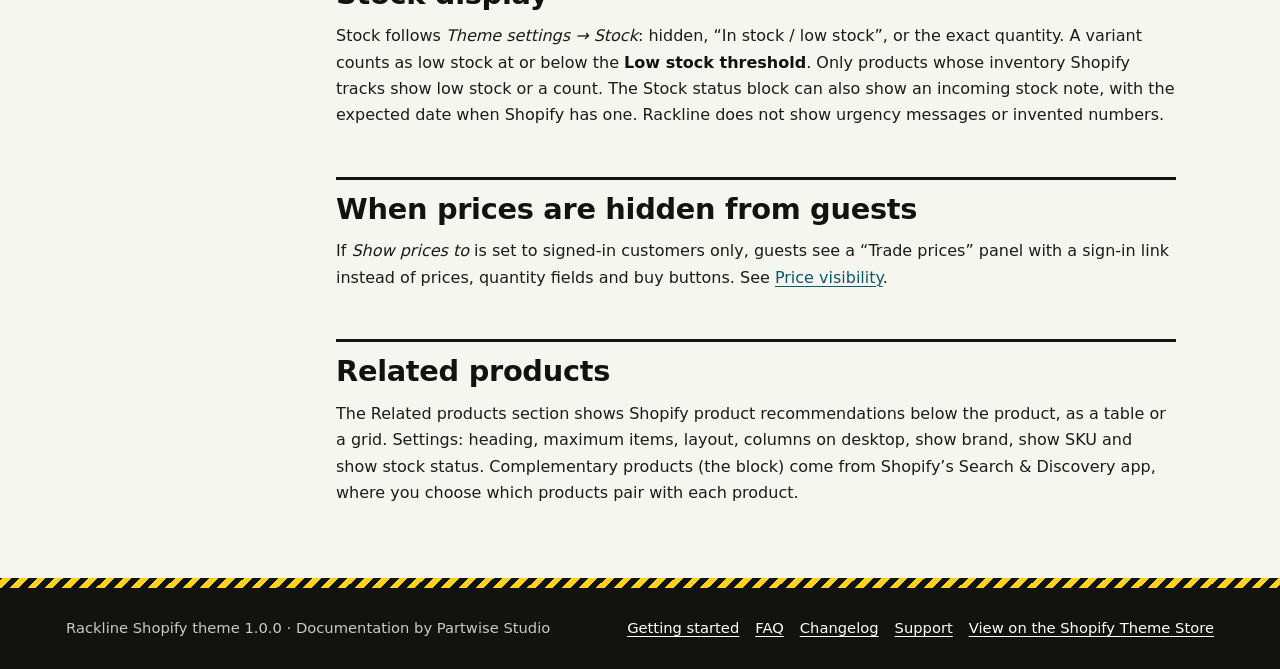
<file: product-pages.html>
<!doctype html>
<html lang="en">
<head>
<meta charset="utf-8">
<meta name="viewport" content="width=device-width, initial-scale=1">
<title>Product page blocks and variant order table | Rackline</title>
<meta name="description" content="Every block of the Rackline product page: SKU, price ladder, stock, variant picker, variant order table, specifications, downloads, pickup and delivery note.">
<link rel="canonical" href="https://lzzhdfq11-tech.github.io/rackline-docs/product-pages.html">
<meta name="color-scheme" content="light dark">
<meta name="theme-color" content="#121311">
<meta property="og:type" content="article">
<meta property="og:site_name" content="Rackline theme documentation">
<meta property="og:title" content="Product page blocks and the variant order table in Rackline">
<meta property="og:description" content="Every block of the Rackline product page: SKU, price ladder, stock, variant picker, variant order table, specifications, downloads, pickup and delivery note.">
<meta property="og:url" content="https://lzzhdfq11-tech.github.io/rackline-docs/product-pages.html">
<meta property="og:locale" content="en_US">
<meta name="twitter:card" content="summary">
<meta name="twitter:title" content="Product page blocks and the variant order table in Rackline">
<meta name="twitter:description" content="Every block of the Rackline product page: SKU, price ladder, stock, variant picker, variant order table, specifications, downloads, pickup and delivery note.">
<link rel="icon" href="assets/favicon.svg" type="image/svg+xml">
<link rel="stylesheet" href="assets/style.css">
<script src="assets/nav.js"></script>
<script type="application/ld+json">
{
  "@context": "https://schema.org",
  "@graph": [
    {
      "@type": "TechArticle",
      "headline": "Product page blocks and the variant order table in Rackline",
      "description": "Every block of the Rackline product page: SKU, price ladder, stock, variant picker, variant order table, specifications, downloads, pickup and delivery note.",
      "url": "https://lzzhdfq11-tech.github.io/rackline-docs/product-pages.html",
      "inLanguage": "en-US",
      "dateModified": "2026-10-22",
      "author": {
        "@type": "Organization",
        "@id": "https://lzzhdfq11-tech.github.io/rackline-docs/#organization",
        "name": "Partwise Studio",
        "url": "https://lzzhdfq11-tech.github.io/rackline-docs/"
      },
      "publisher": {
        "@type": "Organization",
        "@id": "https://lzzhdfq11-tech.github.io/rackline-docs/#organization",
        "name": "Partwise Studio",
        "url": "https://lzzhdfq11-tech.github.io/rackline-docs/"
      },
      "about": {
        "@type": "SoftwareApplication",
        "name": "Rackline",
        "applicationCategory": "BusinessApplication",
        "operatingSystem": "Shopify"
      },
      "isPartOf": {
        "@type": "WebSite",
        "name": "Rackline theme documentation",
        "url": "https://lzzhdfq11-tech.github.io/rackline-docs/"
      }
    },
    {
      "@type": "BreadcrumbList",
      "itemListElement": [
        {
          "@type": "ListItem",
          "position": 1,
          "name": "Rackline docs",
          "item": "https://lzzhdfq11-tech.github.io/rackline-docs/"
        },
        {
          "@type": "ListItem",
          "position": 2,
          "name": "Product pages",
          "item": "https://lzzhdfq11-tech.github.io/rackline-docs/product-pages.html"
        }
      ]
    }
  ]
}
</script>
</head>
<body>
<a class="skip-link" href="#main">Skip to content</a>
<header class="site-header">
<div class="wrap">
<div class="site-nav-row">
<a class="brand" href="index.html"><svg viewBox="0 0 34 34" aria-hidden="true" focusable="false"><rect x="1" y="5" width="32" height="24" fill="#FFD21F" stroke="#FFD21F" stroke-width="2"/><rect x="1" y="5" width="9" height="24" fill="#121311" stroke="#FFD21F" stroke-width="2"/><path d="M14 10v14M16.5 10v14M18 10v14M21 10v14M23.5 10v14M25 10v14M28 10v14" stroke="#121311" stroke-width="1.6"/><text x="5.5" y="21" text-anchor="middle" font-family="ui-monospace,monospace" font-size="9" font-weight="700" fill="#FFD21F">R</text></svg>Rackline <span>docs</span></a>
<button class="nav-toggle" type="button" aria-expanded="false" aria-controls="site-nav-list">Menu</button>
</div>
<nav class="site-nav" aria-label="Documentation">
<ul id="site-nav-list"><li><a href="index.html"><span class="code" aria-hidden="true">A1</span>Overview</a></li><li><a href="getting-started.html"><span class="code" aria-hidden="true">A2</span>Getting started</a></li><li class="z2"><a href="b2b.html"><span class="code" aria-hidden="true">B1</span>B2B pricing</a></li><li class="z2"><a href="quick-order.html"><span class="code" aria-hidden="true">B2</span>Quick order</a></li><li class="z3"><a href="product-pages.html" aria-current="page"><span class="code" aria-hidden="true">C1</span>Product pages</a></li><li class="z3"><a href="collections-search.html"><span class="code" aria-hidden="true">C2</span>Collections &amp; search</a></li><li class="z4"><a href="cart-checkout.html"><span class="code" aria-hidden="true">D1</span>Cart &amp; checkout</a></li><li class="z4"><a href="presets.html"><span class="code" aria-hidden="true">D2</span>Presets</a></li><li><a href="settings.html"><span class="code" aria-hidden="true">E1</span>Settings</a></li><li><a href="sections.html"><span class="code" aria-hidden="true">E2</span>Sections &amp; blocks</a></li><li class="z2"><a href="seo.html"><span class="code" aria-hidden="true">F1</span>SEO</a></li><li class="z2"><a href="faq.html"><span class="code" aria-hidden="true">F2</span>FAQ</a></li><li class="z3"><a href="changelog.html"><span class="code" aria-hidden="true">G1</span>Changelog</a></li><li class="z3"><a href="support.html"><span class="code" aria-hidden="true">G2</span>Support</a></li></ul>
</nav>
</div>
</header>
<main id="main" tabindex="-1">
<div class="wrap">
<nav aria-label="Breadcrumb"><ol class="breadcrumb"><li><a href="index.html">Rackline docs</a></li><li aria-current="page">Product pages</li></ol></nav>
<div class="doc doc--toc"><nav class="toc" aria-label="On this page"><details class="toc-details"><summary class="toc-title">On this page</summary><ol><li><a href="#layout">Product information section</a></li><li><a href="#blocks">Product blocks</a></li><li><a href="#variant-order-table">Variant order table</a></li><li><a href="#specifications">Specifications</a></li><li><a href="#downloads">Downloads</a></li><li><a href="#stock">Stock display</a></li><li><a href="#price-gate">When prices are hidden from guests</a></li><li><a href="#related">Related products</a></li></ol></details></nav><article class="doc-body">
<h1>Product page blocks and the variant order table</h1>
<p class="lead">The Rackline product page is built from theme blocks inside the Product information section, so you can reorder, remove or add blocks in the theme editor. Besides the usual title, price and buy buttons, it has blocks for SKU, stock, a variant order table, specifications, downloads, pickup availability and a delivery note, plus app blocks.</p>

<h2 id="layout">Product information section</h2>
<p>The Product information section holds the media gallery on one side and the product blocks on the other. Section settings: <strong>Media column width</strong>, <strong>Media position on desktop</strong>, <strong>Keep product information in view while scrolling</strong>, color scheme and spacing. The <strong>Featured product</strong> section uses the same blocks, so you can show a product with the same buying controls on any page.</p>
<p>The default product template shows these blocks in this order: Title, SKU, Price, Stock status, Variant picker, Buy buttons, Pickup availability, Variant order table, Specifications, Description, Downloads, Collapsible row, Complementary products and Share. The Related products section follows below.</p>

<h2 id="blocks">Product blocks</h2>
<div class="table-wrap"><table><caption>Product blocks and their settings</caption>
<thead><tr><th scope="col">Block</th><th scope="col">What it shows</th><th scope="col">Settings</th></tr></thead>
<tbody>
<tr><th scope="row">Media</th><td>Images, Shopify-hosted and YouTube or Vimeo videos, and 3D models, with variant images</td><td>Image ratio, image fit, thumbnails and their position, image zoom</td></tr>
<tr><th scope="row">Title</th><td>Product title with optional brand (vendor)</td><td>Heading level, heading size, show brand, link title to the product page</td></tr>
<tr><th scope="row">SKU</th><td>SKU of the selected variant; updates when the variant changes</td><td>Show barcode</td></tr>
<tr><th scope="row">Price</th><td>Price, compare-at price, unit price, tax note and the price ladder</td><td>Size, show saving on sale, show volume pricing, compact volume pricing</td></tr>
<tr><th scope="row">Stock status</th><td>In stock, low stock or exact quantity, from real inventory</td><td>Show incoming stock note (uses the theme&rsquo;s stock settings)</td></tr>
<tr><th scope="row">Variant picker</th><td>Option values; swatches where set up; combined listings</td><td>Style: buttons, swatches or dropdowns; show selected value</td></tr>
<tr><th scope="row">Buy buttons</th><td>Quantity field with quantity rules, Add to cart, purchase options (subscriptions), gift card recipient form</td><td>Show dynamic checkout buttons, show installments message, show gift card recipient form</td></tr>
<tr><th scope="row">Pickup availability</th><td>Whether the variant can be picked up at your locations</td><td>None</td></tr>
<tr><th scope="row">Variant order table</th><td>Every variant as a row for ordering many at once</td><td>Heading, collapse until opened, compact rows</td></tr>
<tr><th scope="row">Specifications</th><td>SKU, barcode, brand, product type and weight, plus up to 8 label and value rows</td><td>Show each built-in row; row labels and values (values accept metafields)</td></tr>
<tr><th scope="row">Description</th><td>Product description</td><td>Heading</td></tr>
<tr><th scope="row">Downloads</th><td>Files from a product metafield plus up to 3 links, each with a file icon, name and file type</td><td>Files metafield (for example <code>custom.documents</code>), link labels and links</td></tr>
<tr><th scope="row">Collapsible row</th><td>Expandable text, such as shipping or returns</td><td>Heading, icon, content or a page, open by default</td></tr>
<tr><th scope="row">Delivery note</th><td>A short order cut-off or delivery promise, such as &ldquo;Order by 2 pm for same-day dispatch&rdquo;</td><td>Icon, title, text</td></tr>
<tr><th scope="row">Complementary products</th><td>Products that pair well, with quick add for single-variant products</td><td>Heading, maximum items, show image, show SKU</td></tr>
<tr><th scope="row">Share</th><td>Share and copy link</td><td>None</td></tr>
</tbody></table></div>
<p>Content blocks such as Heading, Text, Button, Image, Group and Custom Liquid, and app blocks from your installed apps, can also be added to the product page.</p>

<h2 id="variant-order-table">Variant order table</h2>
<p>The variant order table (variant matrix) lists every variant of a product as a row: option values, SKU, stock, price with compact volume pricing, and a quantity field that starts at 0. Buyers fill in quantities for the variants they need; a footer that stays in view shows the number of selected lines, the subtotal and an <strong>Add selected to cart</strong> button that adds all of them at once.</p>
<ul>
<li>Quantity rules apply to each row, and rows with a quantity are marked as picked.</li>
<li>Keyboard: <kbd>Enter</kbd> moves to the next row, <kbd>Shift</kbd>+<kbd>Enter</kbd> to the previous row, <kbd>Ctrl</kbd>+<kbd>Enter</kbd> adds the selected rows.</li>
<li><em>Theme settings &rarr; Pricing and trade &rarr; Maximum rows in the variant order table</em> (25 to 250, default 100) limits long tables; beyond it the table shows the first rows and a link to all options.</li>
<li>The same table opens from the <strong>Options</strong> button on collection and search rows. See <a href="collections-search.html#options-dialog">Collections and search</a>.</li>
</ul>

<h2 id="specifications">Specifications</h2>
<p>The Specifications block shows a two-column list. Built-in rows show the selected variant&rsquo;s SKU, barcode and weight, the brand (linked to all products of that vendor) and the product type. Add up to 8 rows of your own: type a label such as &ldquo;Voltage&rdquo; and connect the value to a product metafield with the dynamic source button. Empty rows are hidden, and the list updates when the variant changes.</p>

<h2 id="downloads">Downloads</h2>
<p>For data sheets, manuals or certificates, create a product metafield of type <strong>List of files</strong> (for example <code>custom.documents</code>), upload the files to it for each product, and enter the namespace and key in the Downloads block. You can also add up to three fixed links, such as a general catalog.</p>

<h2 id="stock">Stock display</h2>
<p>Stock follows <em>Theme settings &rarr; Stock</em>: hidden, &ldquo;In stock / low stock&rdquo;, or the exact quantity. A variant counts as low stock at or below the <strong>Low stock threshold</strong>. Only products whose inventory Shopify tracks show low stock or a count. The Stock status block can also show an incoming stock note, with the expected date when Shopify has one. Rackline does not show urgency messages or invented numbers.</p>

<h2 id="price-gate">When prices are hidden from guests</h2>
<p>If <em>Show prices to</em> is set to signed-in customers only, guests see a &ldquo;Trade prices&rdquo; panel with a sign-in link instead of prices, quantity fields and buy buttons. See <a href="b2b.html#price-visibility">Price visibility</a>.</p>

<h2 id="related">Related products</h2>
<p>The Related products section shows Shopify product recommendations below the product, as a table or a grid. Settings: heading, maximum items, layout, columns on desktop, show brand, show SKU and show stock status. Complementary products (the block) come from Shopify&rsquo;s Search &amp; Discovery app, where you choose which products pair with each product.</p>
</article></div>
</div>
</main>
<footer class="site-footer">
<div class="wrap">
<p>Rackline Shopify theme 1.0.0 &middot; Documentation by Partwise Studio</p>
<ul>
<li><a href="getting-started.html">Getting started</a></li>
<li><a href="faq.html">FAQ</a></li>
<li><a href="changelog.html">Changelog</a></li>
<li><a href="support.html">Support</a></li>
<li><a href="https://themes.shopify.com/themes/rackline">View on the Shopify Theme Store</a></li>
</ul>
</div>
</footer>
</body>
</html>
</file>
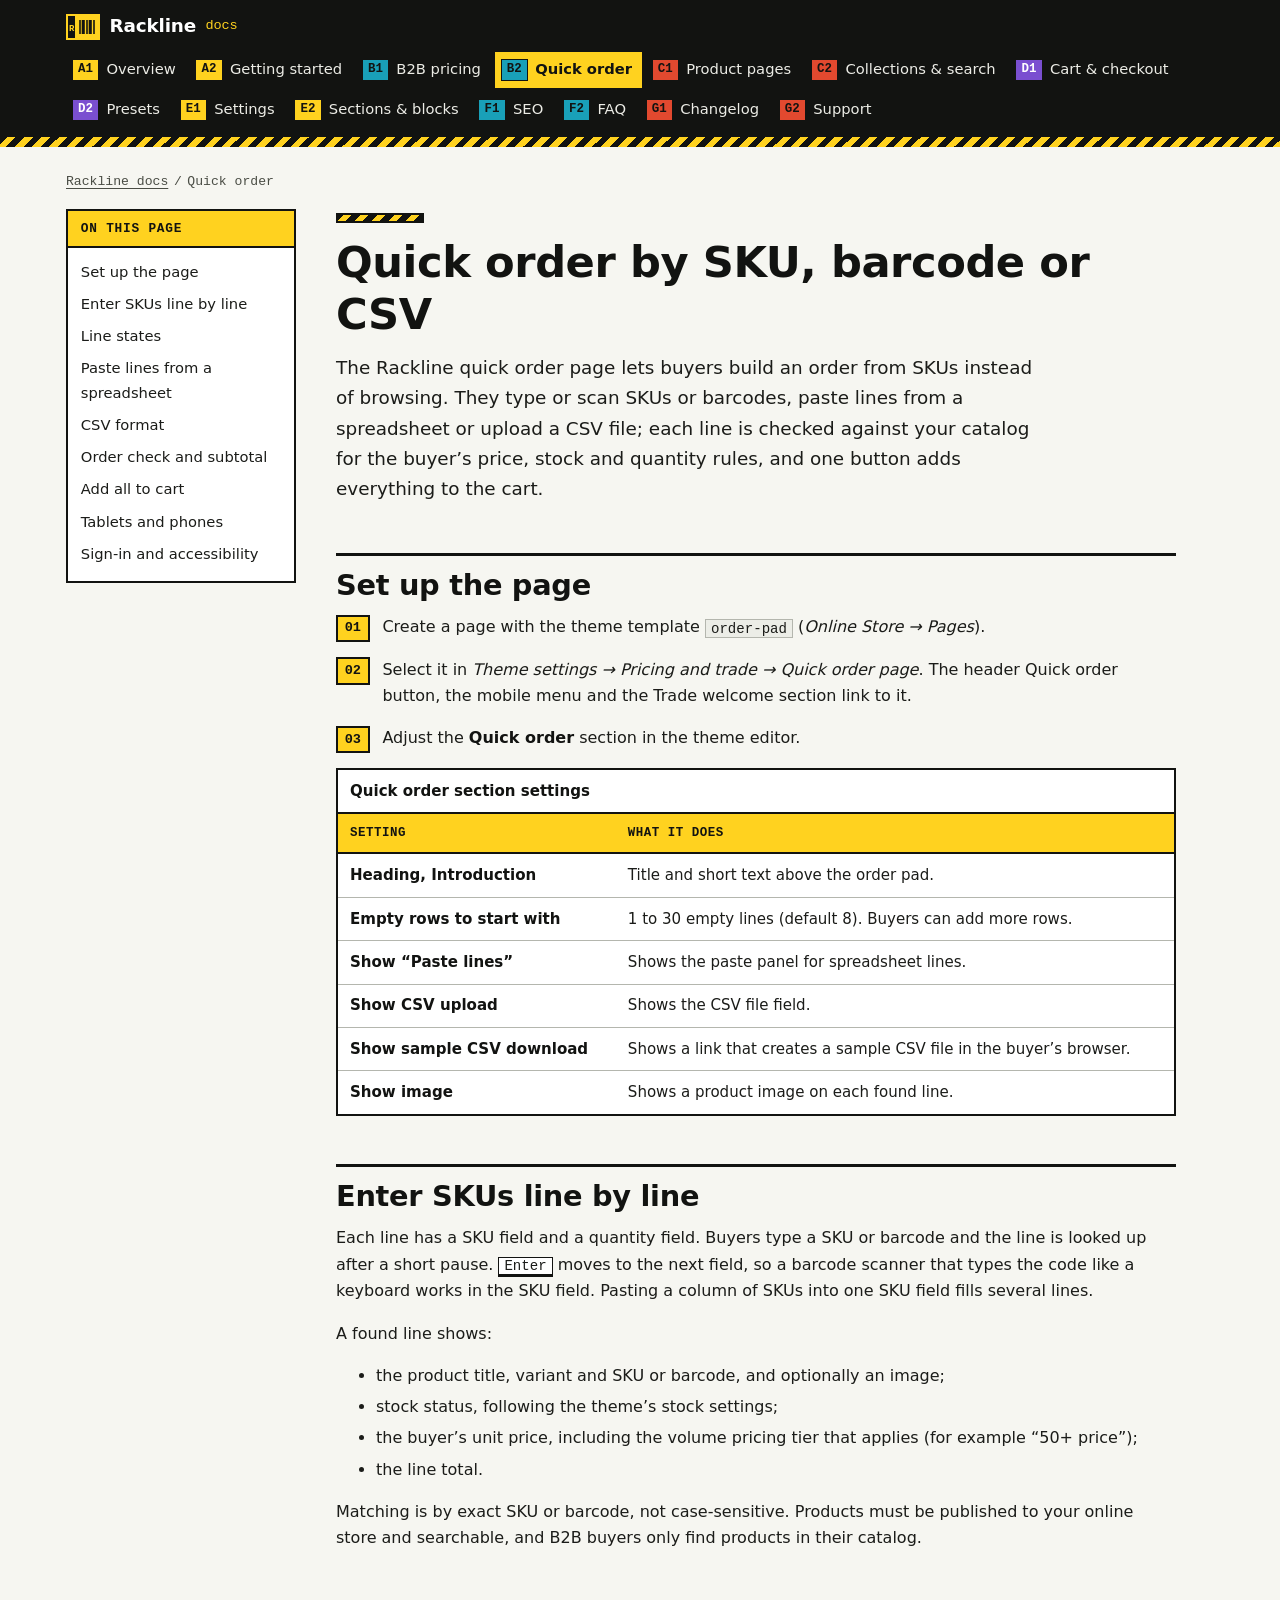
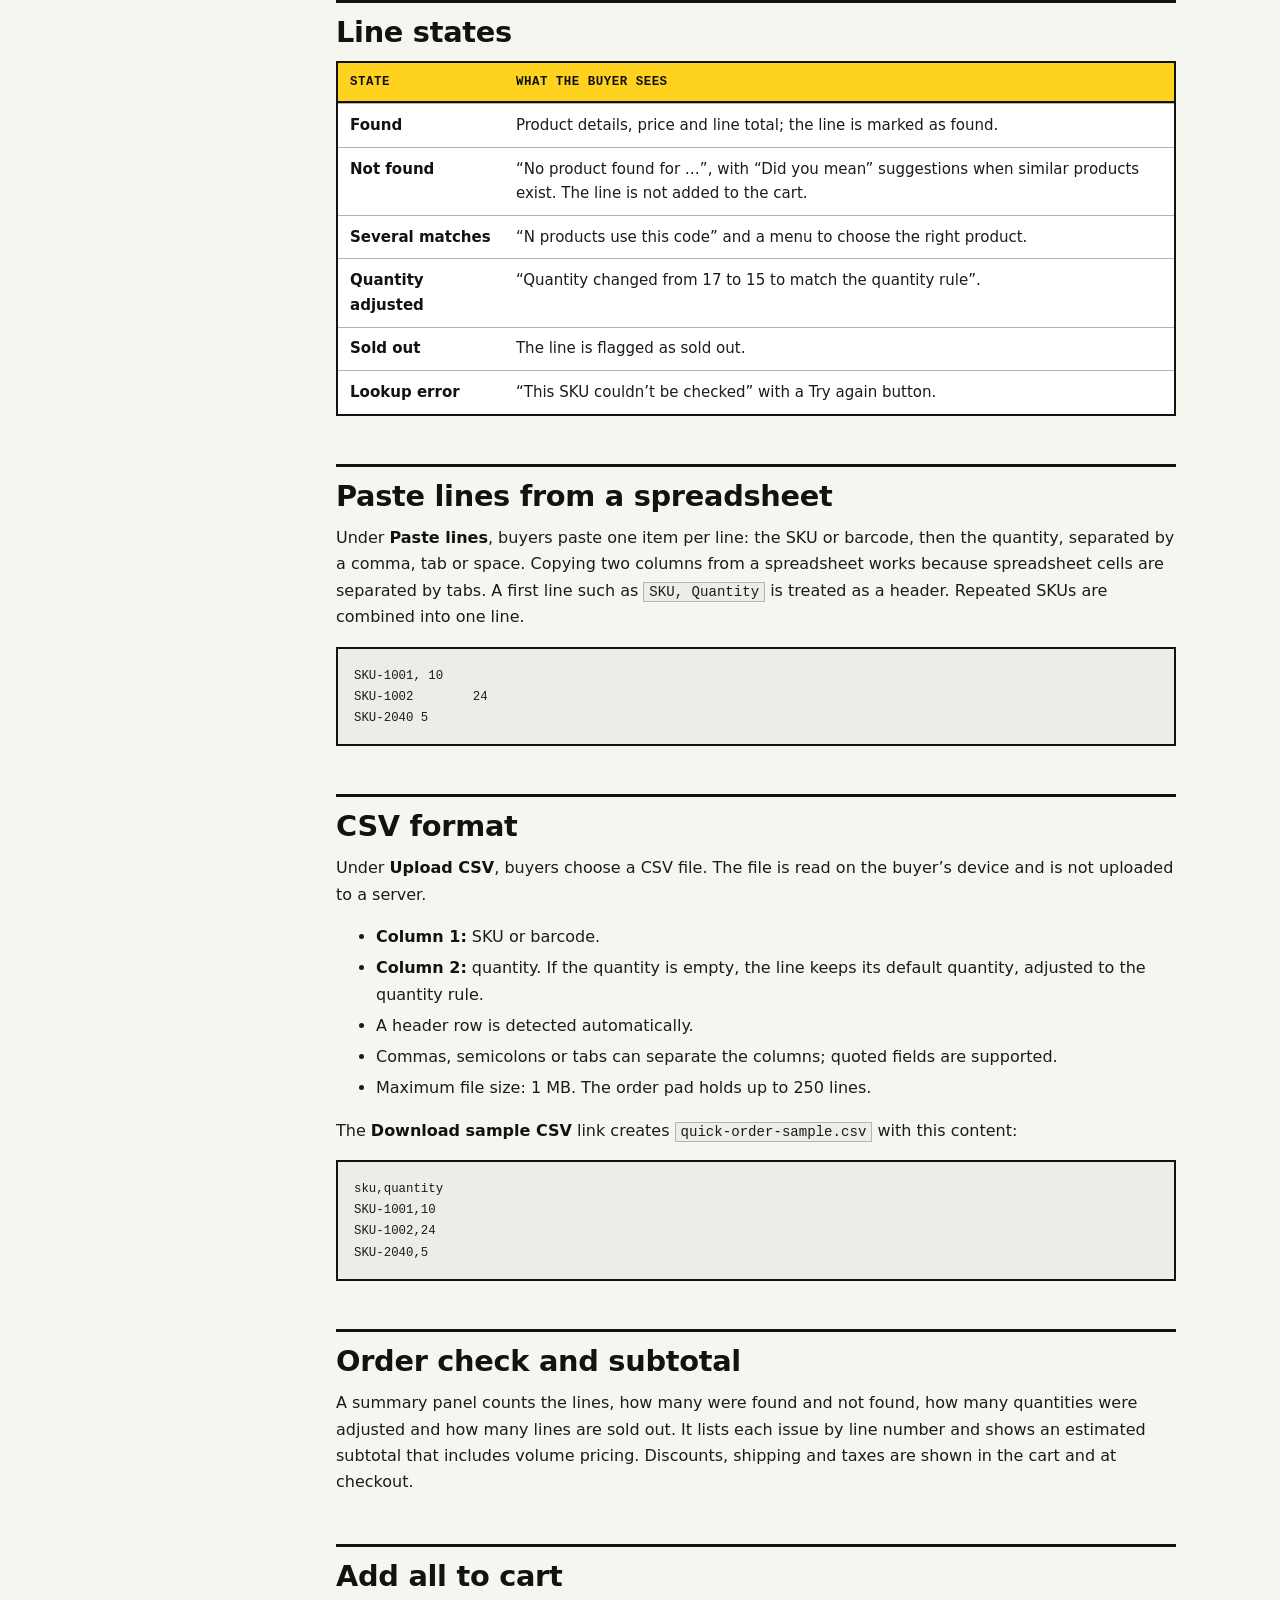
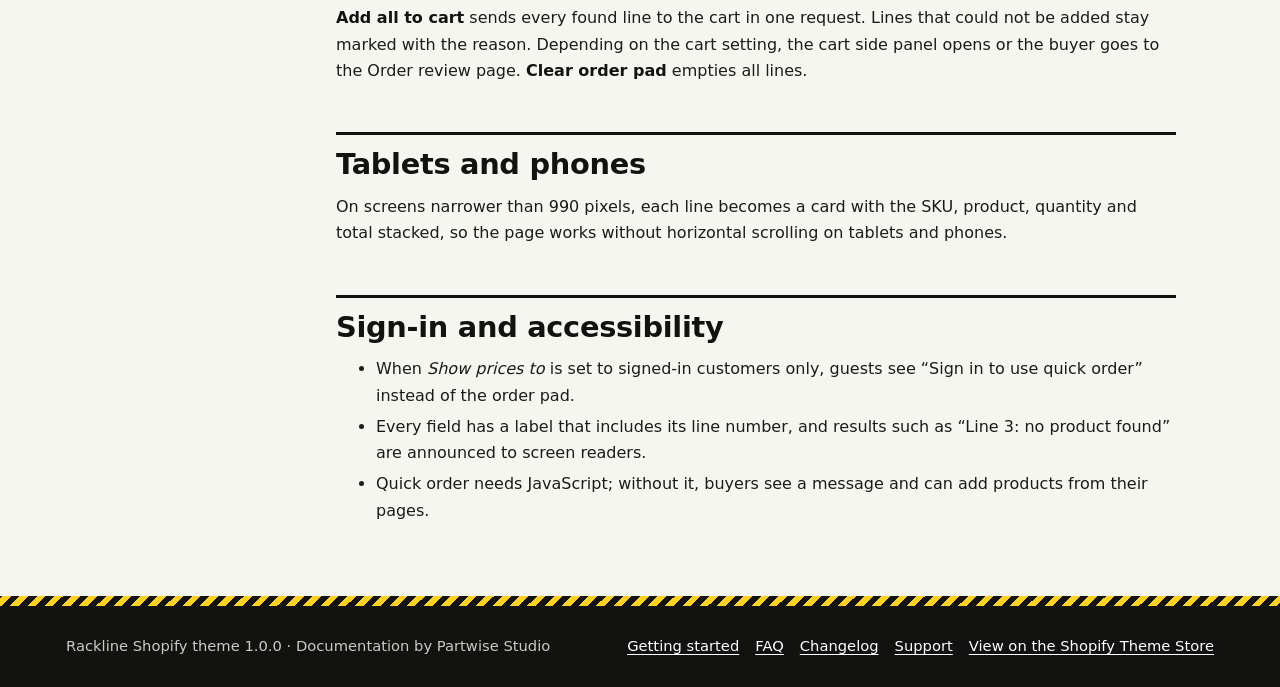
<file: quick-order.html>
<!doctype html>
<html lang="en">
<head>
<meta charset="utf-8">
<meta name="viewport" content="width=device-width, initial-scale=1">
<title>Quick order by SKU, barcode or CSV | Rackline docs</title>
<meta name="description" content="Set up the Rackline quick order page so buyers can enter SKUs or barcodes, paste spreadsheet lines or upload a CSV, and add every checked line to the cart.">
<link rel="canonical" href="https://lzzhdfq11-tech.github.io/rackline-docs/quick-order.html">
<meta name="color-scheme" content="light dark">
<meta name="theme-color" content="#121311">
<meta property="og:type" content="article">
<meta property="og:site_name" content="Rackline theme documentation">
<meta property="og:title" content="Quick order by SKU, barcode or CSV in Rackline">
<meta property="og:description" content="Set up the Rackline quick order page so buyers can enter SKUs or barcodes, paste spreadsheet lines or upload a CSV, and add every checked line to the cart.">
<meta property="og:url" content="https://lzzhdfq11-tech.github.io/rackline-docs/quick-order.html">
<meta property="og:locale" content="en_US">
<meta name="twitter:card" content="summary">
<meta name="twitter:title" content="Quick order by SKU, barcode or CSV in Rackline">
<meta name="twitter:description" content="Set up the Rackline quick order page so buyers can enter SKUs or barcodes, paste spreadsheet lines or upload a CSV, and add every checked line to the cart.">
<link rel="icon" href="assets/favicon.svg" type="image/svg+xml">
<link rel="stylesheet" href="assets/style.css">
<script src="assets/nav.js"></script>
<script type="application/ld+json">
{
  "@context": "https://schema.org",
  "@graph": [
    {
      "@type": "HowTo",
      "name": "Quick order by SKU, barcode or CSV in Rackline",
      "description": "Set up the Rackline quick order page so buyers can enter SKUs or barcodes, paste spreadsheet lines or upload a CSV, and add every checked line to the cart.",
      "url": "https://lzzhdfq11-tech.github.io/rackline-docs/quick-order.html",
      "inLanguage": "en-US",
      "step": [
        {
          "@type": "HowToStep",
          "position": 1,
          "name": "Create the Quick order page",
          "text": "Add a page with the order-pad template and select it in Theme settings > Pricing and trade > Quick order page.",
          "url": "https://lzzhdfq11-tech.github.io/rackline-docs/quick-order.html#set-up"
        },
        {
          "@type": "HowToStep",
          "position": 2,
          "name": "Enter SKUs and quantities",
          "text": "Type or scan a SKU or barcode in each line and enter a quantity. Each line is looked up as you type.",
          "url": "https://lzzhdfq11-tech.github.io/rackline-docs/quick-order.html#enter-lines"
        },
        {
          "@type": "HowToStep",
          "position": 3,
          "name": "Paste lines from a spreadsheet",
          "text": "Open Paste lines and paste one item per line: SKU or barcode, then the quantity, separated by a comma, tab or space.",
          "url": "https://lzzhdfq11-tech.github.io/rackline-docs/quick-order.html#paste"
        },
        {
          "@type": "HowToStep",
          "position": 4,
          "name": "Upload a CSV file",
          "text": "Open Upload CSV and choose a file with the SKU or barcode in the first column and the quantity in the second.",
          "url": "https://lzzhdfq11-tech.github.io/rackline-docs/quick-order.html#csv"
        },
        {
          "@type": "HowToStep",
          "position": 5,
          "name": "Check the lines",
          "text": "Review the order check: found lines, lines not found, adjusted quantities, sold out lines and the estimated subtotal.",
          "url": "https://lzzhdfq11-tech.github.io/rackline-docs/quick-order.html#order-check"
        },
        {
          "@type": "HowToStep",
          "position": 6,
          "name": "Add all to cart",
          "text": "Select Add all to cart to add every found line to the cart in one step.",
          "url": "https://lzzhdfq11-tech.github.io/rackline-docs/quick-order.html#add-to-cart"
        }
      ]
    },
    {
      "@type": "BreadcrumbList",
      "itemListElement": [
        {
          "@type": "ListItem",
          "position": 1,
          "name": "Rackline docs",
          "item": "https://lzzhdfq11-tech.github.io/rackline-docs/"
        },
        {
          "@type": "ListItem",
          "position": 2,
          "name": "Quick order",
          "item": "https://lzzhdfq11-tech.github.io/rackline-docs/quick-order.html"
        }
      ]
    }
  ]
}
</script>
</head>
<body>
<a class="skip-link" href="#main">Skip to content</a>
<header class="site-header">
<div class="wrap">
<div class="site-nav-row">
<a class="brand" href="index.html"><svg viewBox="0 0 34 34" aria-hidden="true" focusable="false"><rect x="1" y="5" width="32" height="24" fill="#FFD21F" stroke="#FFD21F" stroke-width="2"/><rect x="1" y="5" width="9" height="24" fill="#121311" stroke="#FFD21F" stroke-width="2"/><path d="M14 10v14M16.5 10v14M18 10v14M21 10v14M23.5 10v14M25 10v14M28 10v14" stroke="#121311" stroke-width="1.6"/><text x="5.5" y="21" text-anchor="middle" font-family="ui-monospace,monospace" font-size="9" font-weight="700" fill="#FFD21F">R</text></svg>Rackline <span>docs</span></a>
<button class="nav-toggle" type="button" aria-expanded="false" aria-controls="site-nav-list">Menu</button>
</div>
<nav class="site-nav" aria-label="Documentation">
<ul id="site-nav-list"><li><a href="index.html"><span class="code" aria-hidden="true">A1</span>Overview</a></li><li><a href="getting-started.html"><span class="code" aria-hidden="true">A2</span>Getting started</a></li><li class="z2"><a href="b2b.html"><span class="code" aria-hidden="true">B1</span>B2B pricing</a></li><li class="z2"><a href="quick-order.html" aria-current="page"><span class="code" aria-hidden="true">B2</span>Quick order</a></li><li class="z3"><a href="product-pages.html"><span class="code" aria-hidden="true">C1</span>Product pages</a></li><li class="z3"><a href="collections-search.html"><span class="code" aria-hidden="true">C2</span>Collections &amp; search</a></li><li class="z4"><a href="cart-checkout.html"><span class="code" aria-hidden="true">D1</span>Cart &amp; checkout</a></li><li class="z4"><a href="presets.html"><span class="code" aria-hidden="true">D2</span>Presets</a></li><li><a href="settings.html"><span class="code" aria-hidden="true">E1</span>Settings</a></li><li><a href="sections.html"><span class="code" aria-hidden="true">E2</span>Sections &amp; blocks</a></li><li class="z2"><a href="seo.html"><span class="code" aria-hidden="true">F1</span>SEO</a></li><li class="z2"><a href="faq.html"><span class="code" aria-hidden="true">F2</span>FAQ</a></li><li class="z3"><a href="changelog.html"><span class="code" aria-hidden="true">G1</span>Changelog</a></li><li class="z3"><a href="support.html"><span class="code" aria-hidden="true">G2</span>Support</a></li></ul>
</nav>
</div>
</header>
<main id="main" tabindex="-1">
<div class="wrap">
<nav aria-label="Breadcrumb"><ol class="breadcrumb"><li><a href="index.html">Rackline docs</a></li><li aria-current="page">Quick order</li></ol></nav>
<div class="doc doc--toc"><nav class="toc" aria-label="On this page"><details class="toc-details"><summary class="toc-title">On this page</summary><ol><li><a href="#set-up">Set up the page</a></li><li><a href="#enter-lines">Enter SKUs line by line</a></li><li><a href="#line-states">Line states</a></li><li><a href="#paste">Paste lines from a spreadsheet</a></li><li><a href="#csv">CSV format</a></li><li><a href="#order-check">Order check and subtotal</a></li><li><a href="#add-to-cart">Add all to cart</a></li><li><a href="#devices">Tablets and phones</a></li><li><a href="#access">Sign-in and accessibility</a></li></ol></details></nav><article class="doc-body">
<h1>Quick order by SKU, barcode or CSV</h1>
<p class="lead">The Rackline quick order page lets buyers build an order from SKUs instead of browsing. They type or scan SKUs or barcodes, paste lines from a spreadsheet or upload a CSV file; each line is checked against your catalog for the buyer&rsquo;s price, stock and quantity rules, and one button adds everything to the cart.</p>

<h2 id="set-up">Set up the page</h2>
<ol class="steps">
<li>Create a page with the theme template <code>order-pad</code> (<em>Online Store &rarr; Pages</em>).</li>
<li>Select it in <em>Theme settings &rarr; Pricing and trade &rarr; Quick order page</em>. The header Quick order button, the mobile menu and the Trade welcome section link to it.</li>
<li>Adjust the <strong>Quick order</strong> section in the theme editor.</li>
</ol>
<div class="table-wrap"><table><caption>Quick order section settings</caption>
<thead><tr><th scope="col">Setting</th><th scope="col">What it does</th></tr></thead>
<tbody>
<tr><th scope="row">Heading, Introduction</th><td>Title and short text above the order pad.</td></tr>
<tr><th scope="row">Empty rows to start with</th><td>1 to 30 empty lines (default 8). Buyers can add more rows.</td></tr>
<tr><th scope="row">Show &ldquo;Paste lines&rdquo;</th><td>Shows the paste panel for spreadsheet lines.</td></tr>
<tr><th scope="row">Show CSV upload</th><td>Shows the CSV file field.</td></tr>
<tr><th scope="row">Show sample CSV download</th><td>Shows a link that creates a sample CSV file in the buyer&rsquo;s browser.</td></tr>
<tr><th scope="row">Show image</th><td>Shows a product image on each found line.</td></tr>
</tbody></table></div>

<h2 id="enter-lines">Enter SKUs line by line</h2>
<p>Each line has a SKU field and a quantity field. Buyers type a SKU or barcode and the line is looked up after a short pause. <kbd>Enter</kbd> moves to the next field, so a barcode scanner that types the code like a keyboard works in the SKU field. Pasting a column of SKUs into one SKU field fills several lines.</p>
<p>A found line shows:</p>
<ul>
<li>the product title, variant and SKU or barcode, and optionally an image;</li>
<li>stock status, following the theme&rsquo;s stock settings;</li>
<li>the buyer&rsquo;s unit price, including the volume pricing tier that applies (for example &ldquo;50+ price&rdquo;);</li>
<li>the line total.</li>
</ul>
<p>Matching is by exact SKU or barcode, not case-sensitive. Products must be published to your online store and searchable, and B2B buyers only find products in their catalog.</p>

<h2 id="line-states">Line states</h2>
<div class="table-wrap"><table><caption class="visually-hidden">Line states</caption>
<thead><tr><th scope="col">State</th><th scope="col">What the buyer sees</th></tr></thead>
<tbody>
<tr><th scope="row">Found</th><td>Product details, price and line total; the line is marked as found.</td></tr>
<tr><th scope="row">Not found</th><td>&ldquo;No product found for &hellip;&rdquo;, with &ldquo;Did you mean&rdquo; suggestions when similar products exist. The line is not added to the cart.</td></tr>
<tr><th scope="row">Several matches</th><td>&ldquo;N products use this code&rdquo; and a menu to choose the right product.</td></tr>
<tr><th scope="row">Quantity adjusted</th><td>&ldquo;Quantity changed from 17 to 15 to match the quantity rule&rdquo;.</td></tr>
<tr><th scope="row">Sold out</th><td>The line is flagged as sold out.</td></tr>
<tr><th scope="row">Lookup error</th><td>&ldquo;This SKU couldn&rsquo;t be checked&rdquo; with a Try again button.</td></tr>
</tbody></table></div>

<h2 id="paste">Paste lines from a spreadsheet</h2>
<p>Under <strong>Paste lines</strong>, buyers paste one item per line: the SKU or barcode, then the quantity, separated by a comma, tab or space. Copying two columns from a spreadsheet works because spreadsheet cells are separated by tabs. A first line such as <code>SKU, Quantity</code> is treated as a header. Repeated SKUs are combined into one line.</p>
<pre><code>SKU-1001, 10
SKU-1002	24
SKU-2040 5</code></pre>

<h2 id="csv">CSV format</h2>
<p>Under <strong>Upload CSV</strong>, buyers choose a CSV file. The file is read on the buyer&rsquo;s device and is not uploaded to a server.</p>
<ul>
<li><strong>Column 1:</strong> SKU or barcode.</li>
<li><strong>Column 2:</strong> quantity. If the quantity is empty, the line keeps its default quantity, adjusted to the quantity rule.</li>
<li>A header row is detected automatically.</li>
<li>Commas, semicolons or tabs can separate the columns; quoted fields are supported.</li>
<li>Maximum file size: 1 MB. The order pad holds up to 250 lines.</li>
</ul>
<p>The <strong>Download sample CSV</strong> link creates <code>quick-order-sample.csv</code> with this content:</p>
<pre><code>sku,quantity
SKU-1001,10
SKU-1002,24
SKU-2040,5</code></pre>

<h2 id="order-check">Order check and subtotal</h2>
<p>A summary panel counts the lines, how many were found and not found, how many quantities were adjusted and how many lines are sold out. It lists each issue by line number and shows an estimated subtotal that includes volume pricing. Discounts, shipping and taxes are shown in the cart and at checkout.</p>

<h2 id="add-to-cart">Add all to cart</h2>
<p><strong>Add all to cart</strong> sends every found line to the cart in one request. Lines that could not be added stay marked with the reason. Depending on the cart setting, the cart side panel opens or the buyer goes to the Order review page. <strong>Clear order pad</strong> empties all lines.</p>

<h2 id="devices">Tablets and phones</h2>
<p>On screens narrower than 990 pixels, each line becomes a card with the SKU, product, quantity and total stacked, so the page works without horizontal scrolling on tablets and phones.</p>

<h2 id="access">Sign-in and accessibility</h2>
<ul>
<li>When <em>Show prices to</em> is set to signed-in customers only, guests see &ldquo;Sign in to use quick order&rdquo; instead of the order pad.</li>
<li>Every field has a label that includes its line number, and results such as &ldquo;Line 3: no product found&rdquo; are announced to screen readers.</li>
<li>Quick order needs JavaScript; without it, buyers see a message and can add products from their pages.</li>
</ul>
</article></div>
</div>
</main>
<footer class="site-footer">
<div class="wrap">
<p>Rackline Shopify theme 1.0.0 &middot; Documentation by Partwise Studio</p>
<ul>
<li><a href="getting-started.html">Getting started</a></li>
<li><a href="faq.html">FAQ</a></li>
<li><a href="changelog.html">Changelog</a></li>
<li><a href="support.html">Support</a></li>
<li><a href="https://themes.shopify.com/themes/rackline">View on the Shopify Theme Store</a></li>
</ul>
</div>
</footer>
</body>
</html>
</file>
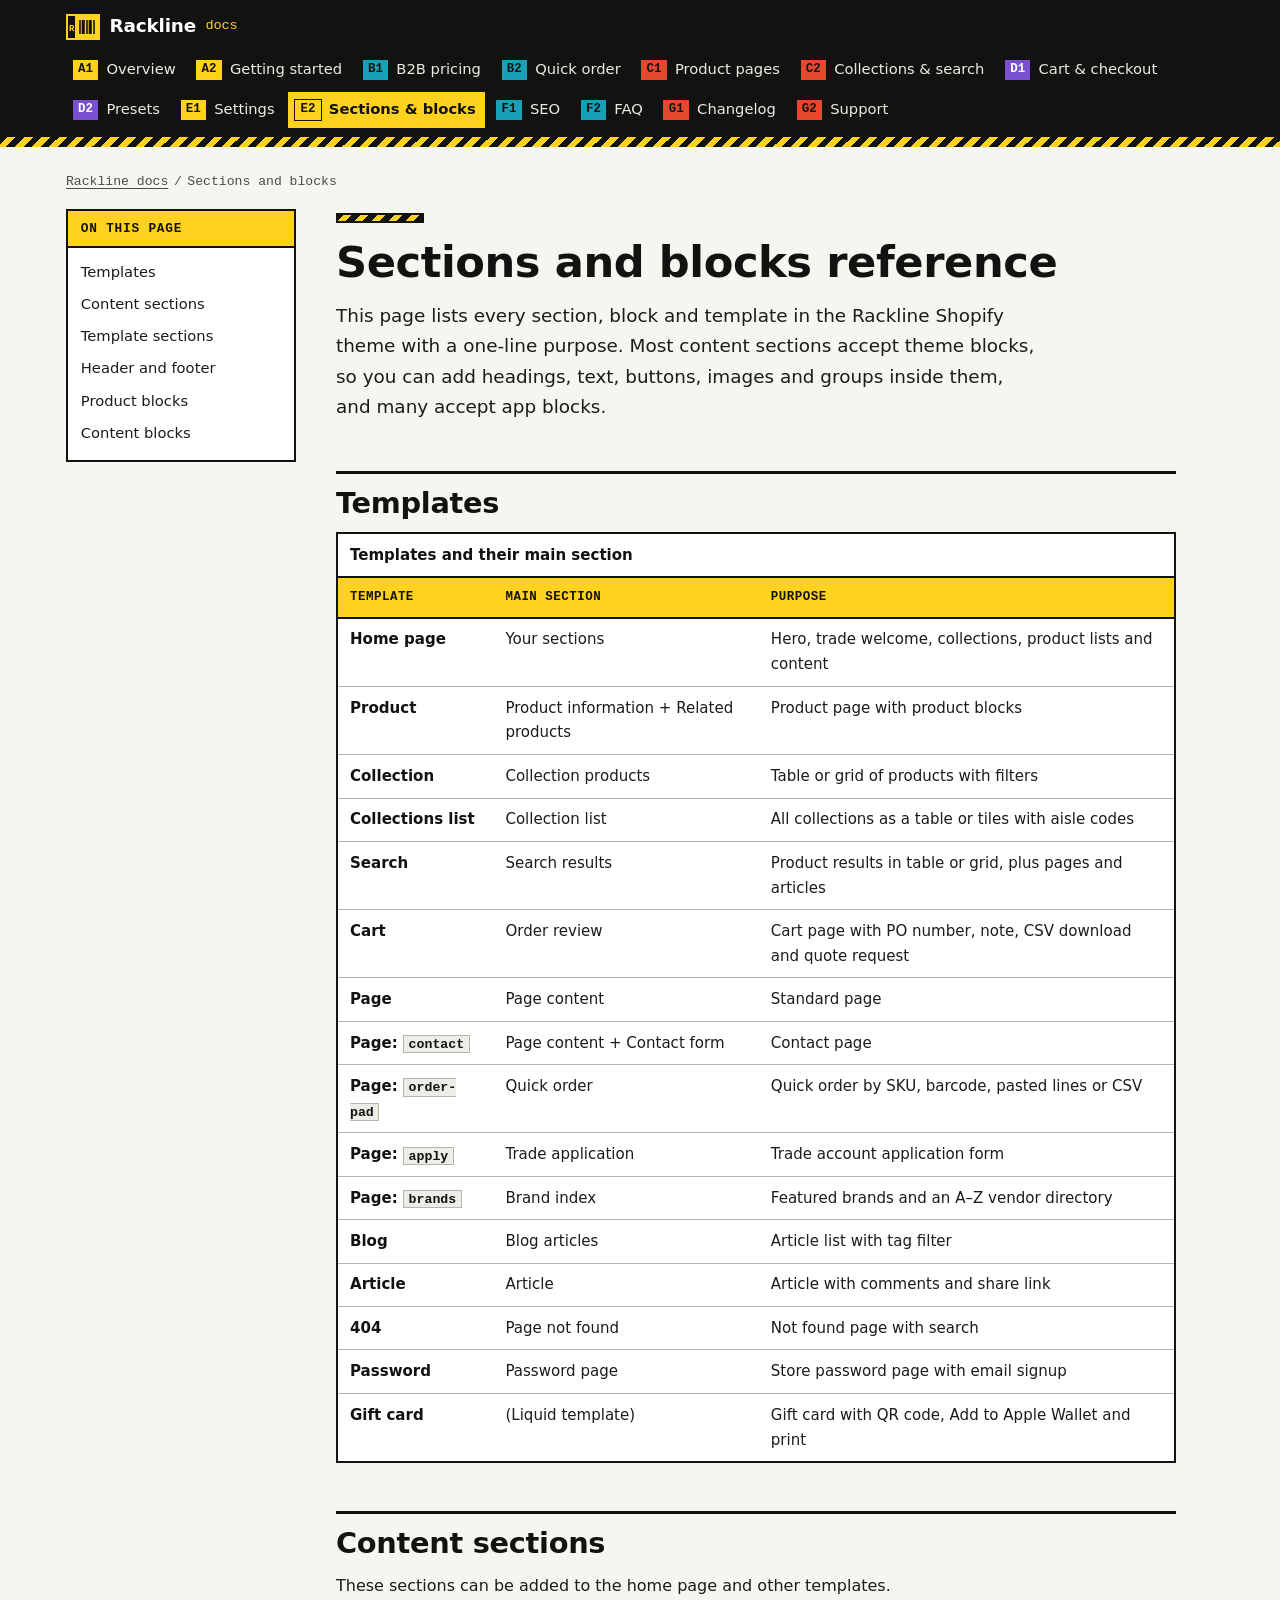
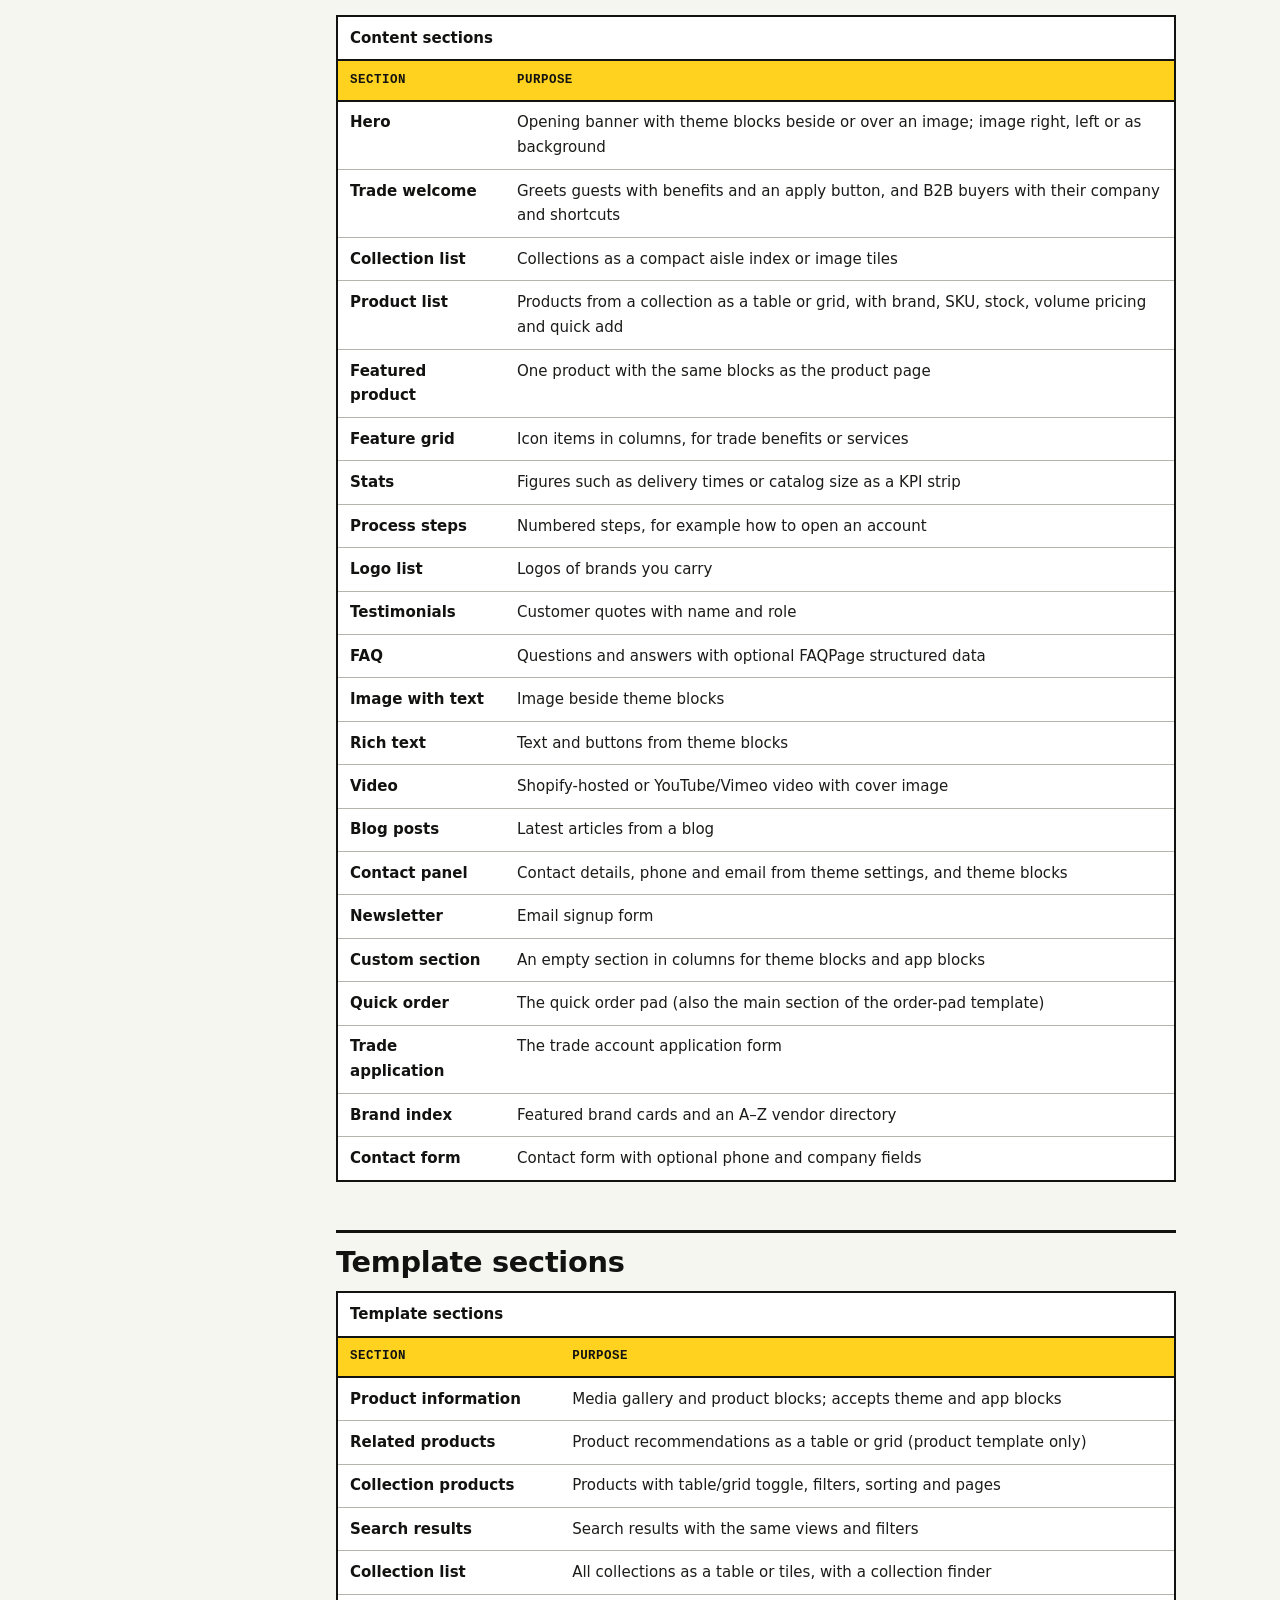
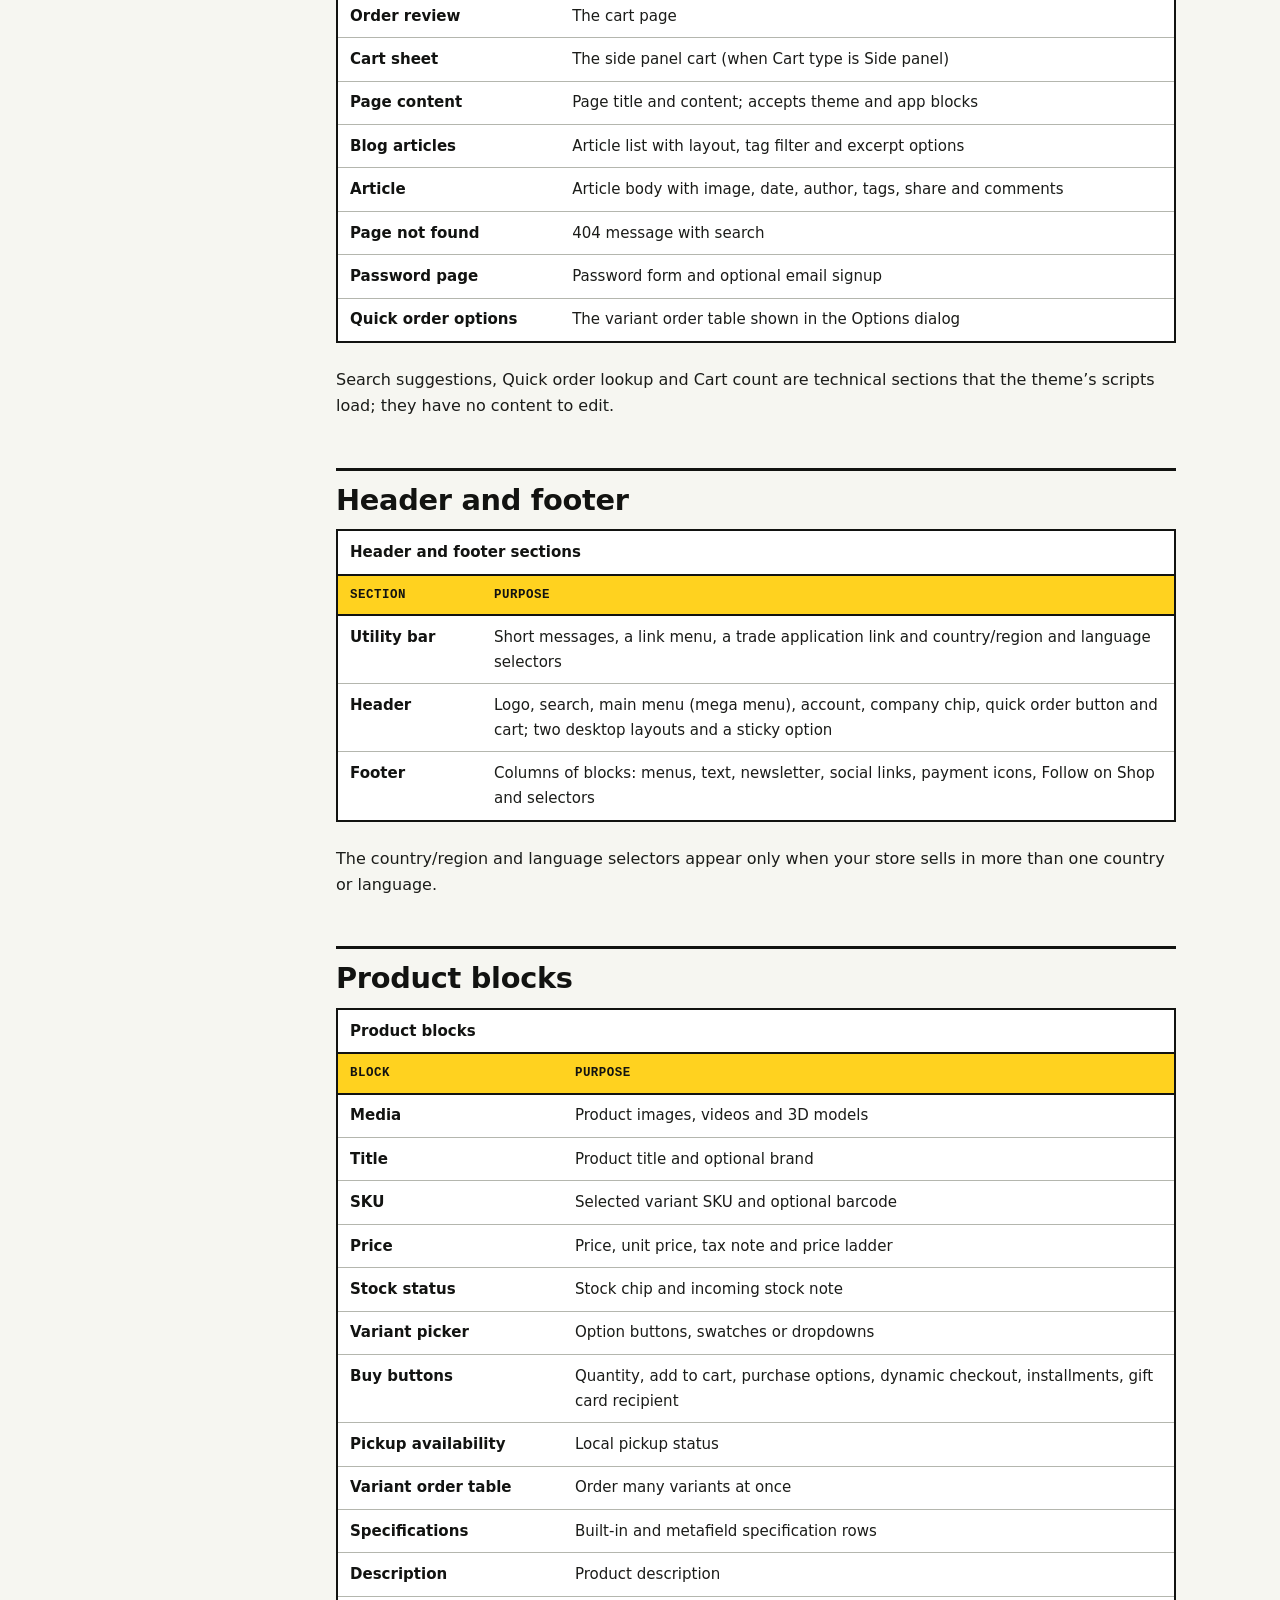
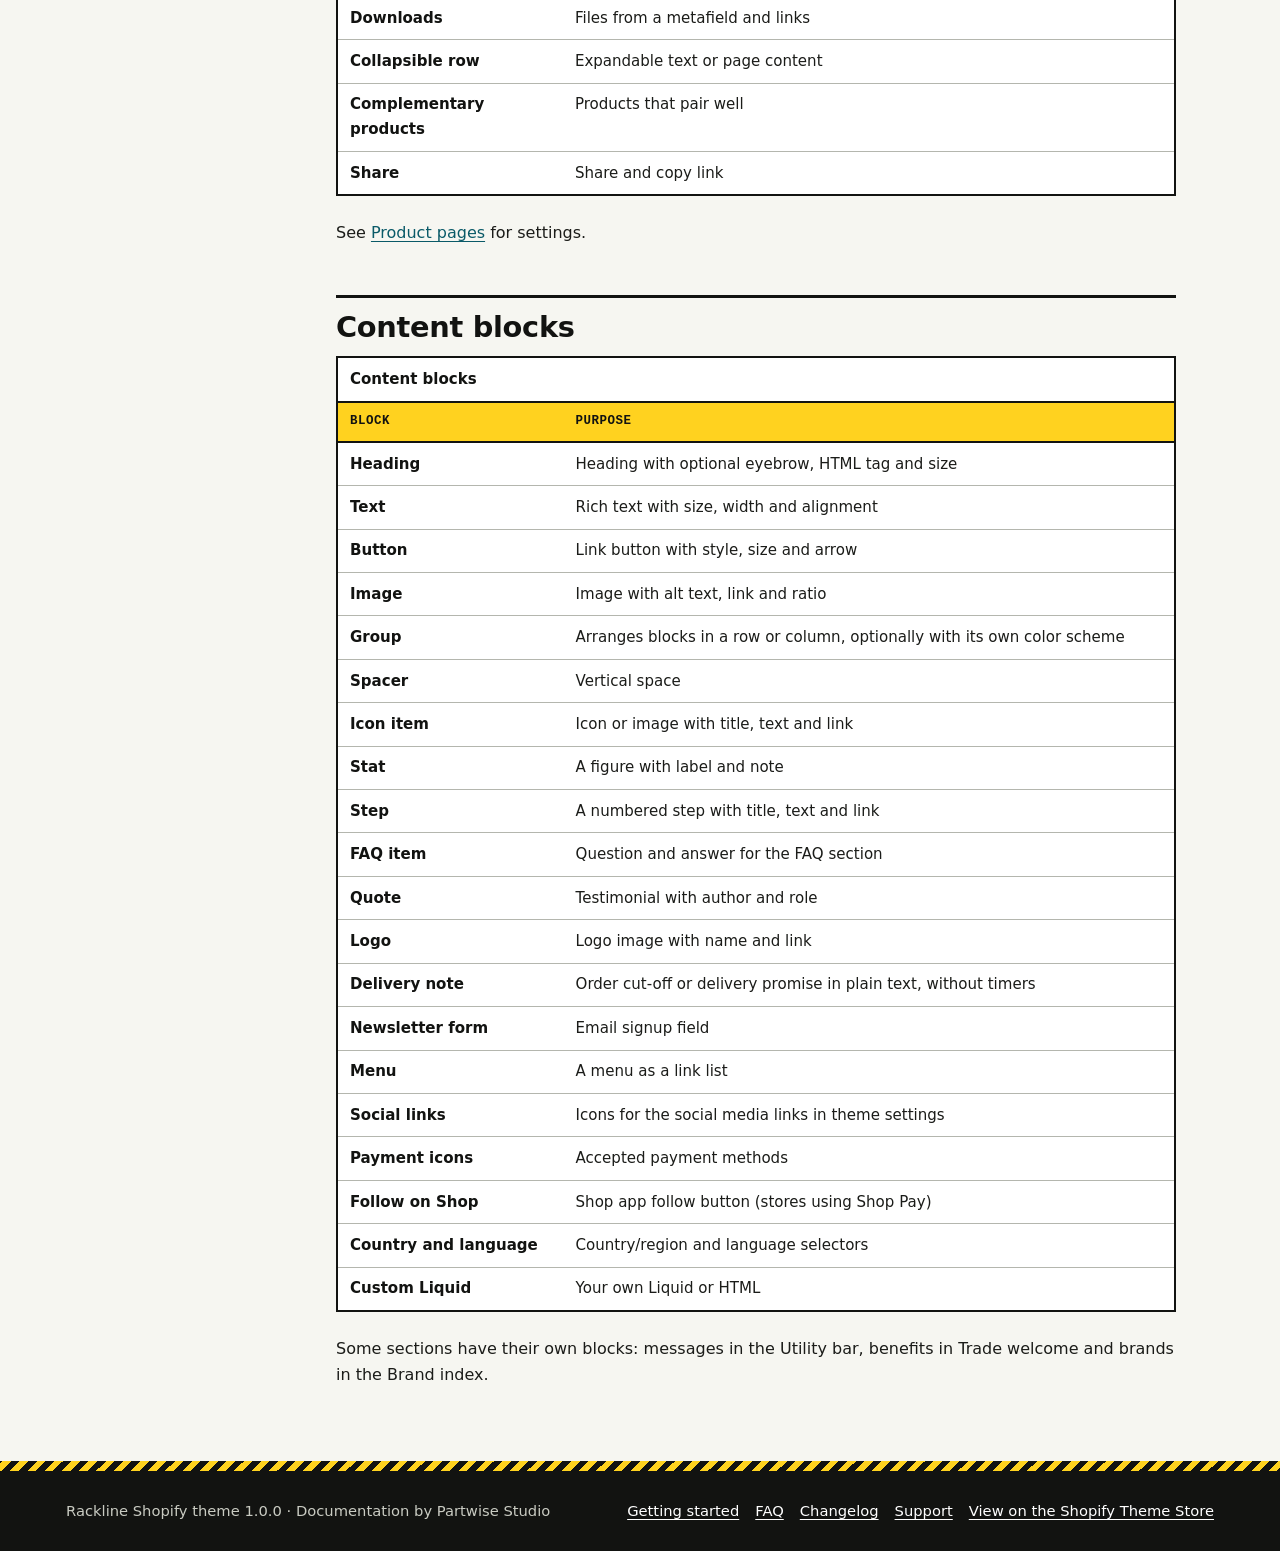
<file: sections.html>
<!doctype html>
<html lang="en">
<head>
<meta charset="utf-8">
<meta name="viewport" content="width=device-width, initial-scale=1">
<title>Rackline sections and blocks reference | Docs</title>
<meta name="description" content="All sections, blocks and templates in the Rackline Shopify theme with a one-line purpose each, including quick order, trade welcome and product blocks.">
<link rel="canonical" href="https://lzzhdfq11-tech.github.io/rackline-docs/sections.html">
<meta name="color-scheme" content="light dark">
<meta name="theme-color" content="#121311">
<meta property="og:type" content="article">
<meta property="og:site_name" content="Rackline theme documentation">
<meta property="og:title" content="Rackline sections and blocks reference">
<meta property="og:description" content="All sections, blocks and templates in the Rackline Shopify theme with a one-line purpose each, including quick order, trade welcome and product blocks.">
<meta property="og:url" content="https://lzzhdfq11-tech.github.io/rackline-docs/sections.html">
<meta property="og:locale" content="en_US">
<meta name="twitter:card" content="summary">
<meta name="twitter:title" content="Rackline sections and blocks reference">
<meta name="twitter:description" content="All sections, blocks and templates in the Rackline Shopify theme with a one-line purpose each, including quick order, trade welcome and product blocks.">
<link rel="icon" href="assets/favicon.svg" type="image/svg+xml">
<link rel="stylesheet" href="assets/style.css">
<script src="assets/nav.js"></script>
<script type="application/ld+json">
{
  "@context": "https://schema.org",
  "@graph": [
    {
      "@type": "TechArticle",
      "headline": "Rackline sections and blocks reference",
      "description": "All sections, blocks and templates in the Rackline Shopify theme with a one-line purpose each, including quick order, trade welcome and product blocks.",
      "url": "https://lzzhdfq11-tech.github.io/rackline-docs/sections.html",
      "inLanguage": "en-US",
      "dateModified": "2026-10-22",
      "author": {
        "@type": "Organization",
        "@id": "https://lzzhdfq11-tech.github.io/rackline-docs/#organization",
        "name": "Partwise Studio",
        "url": "https://lzzhdfq11-tech.github.io/rackline-docs/"
      },
      "publisher": {
        "@type": "Organization",
        "@id": "https://lzzhdfq11-tech.github.io/rackline-docs/#organization",
        "name": "Partwise Studio",
        "url": "https://lzzhdfq11-tech.github.io/rackline-docs/"
      },
      "about": {
        "@type": "SoftwareApplication",
        "name": "Rackline",
        "applicationCategory": "BusinessApplication",
        "operatingSystem": "Shopify"
      },
      "isPartOf": {
        "@type": "WebSite",
        "name": "Rackline theme documentation",
        "url": "https://lzzhdfq11-tech.github.io/rackline-docs/"
      }
    },
    {
      "@type": "BreadcrumbList",
      "itemListElement": [
        {
          "@type": "ListItem",
          "position": 1,
          "name": "Rackline docs",
          "item": "https://lzzhdfq11-tech.github.io/rackline-docs/"
        },
        {
          "@type": "ListItem",
          "position": 2,
          "name": "Sections and blocks",
          "item": "https://lzzhdfq11-tech.github.io/rackline-docs/sections.html"
        }
      ]
    }
  ]
}
</script>
</head>
<body>
<a class="skip-link" href="#main">Skip to content</a>
<header class="site-header">
<div class="wrap">
<div class="site-nav-row">
<a class="brand" href="index.html"><svg viewBox="0 0 34 34" aria-hidden="true" focusable="false"><rect x="1" y="5" width="32" height="24" fill="#FFD21F" stroke="#FFD21F" stroke-width="2"/><rect x="1" y="5" width="9" height="24" fill="#121311" stroke="#FFD21F" stroke-width="2"/><path d="M14 10v14M16.5 10v14M18 10v14M21 10v14M23.5 10v14M25 10v14M28 10v14" stroke="#121311" stroke-width="1.6"/><text x="5.5" y="21" text-anchor="middle" font-family="ui-monospace,monospace" font-size="9" font-weight="700" fill="#FFD21F">R</text></svg>Rackline <span>docs</span></a>
<button class="nav-toggle" type="button" aria-expanded="false" aria-controls="site-nav-list">Menu</button>
</div>
<nav class="site-nav" aria-label="Documentation">
<ul id="site-nav-list"><li><a href="index.html"><span class="code" aria-hidden="true">A1</span>Overview</a></li><li><a href="getting-started.html"><span class="code" aria-hidden="true">A2</span>Getting started</a></li><li class="z2"><a href="b2b.html"><span class="code" aria-hidden="true">B1</span>B2B pricing</a></li><li class="z2"><a href="quick-order.html"><span class="code" aria-hidden="true">B2</span>Quick order</a></li><li class="z3"><a href="product-pages.html"><span class="code" aria-hidden="true">C1</span>Product pages</a></li><li class="z3"><a href="collections-search.html"><span class="code" aria-hidden="true">C2</span>Collections &amp; search</a></li><li class="z4"><a href="cart-checkout.html"><span class="code" aria-hidden="true">D1</span>Cart &amp; checkout</a></li><li class="z4"><a href="presets.html"><span class="code" aria-hidden="true">D2</span>Presets</a></li><li><a href="settings.html"><span class="code" aria-hidden="true">E1</span>Settings</a></li><li><a href="sections.html" aria-current="page"><span class="code" aria-hidden="true">E2</span>Sections &amp; blocks</a></li><li class="z2"><a href="seo.html"><span class="code" aria-hidden="true">F1</span>SEO</a></li><li class="z2"><a href="faq.html"><span class="code" aria-hidden="true">F2</span>FAQ</a></li><li class="z3"><a href="changelog.html"><span class="code" aria-hidden="true">G1</span>Changelog</a></li><li class="z3"><a href="support.html"><span class="code" aria-hidden="true">G2</span>Support</a></li></ul>
</nav>
</div>
</header>
<main id="main" tabindex="-1">
<div class="wrap">
<nav aria-label="Breadcrumb"><ol class="breadcrumb"><li><a href="index.html">Rackline docs</a></li><li aria-current="page">Sections and blocks</li></ol></nav>
<div class="doc doc--toc"><nav class="toc" aria-label="On this page"><details class="toc-details"><summary class="toc-title">On this page</summary><ol><li><a href="#templates">Templates</a></li><li><a href="#content-sections">Content sections</a></li><li><a href="#main-sections">Template sections</a></li><li><a href="#header-footer">Header and footer</a></li><li><a href="#product-blocks">Product blocks</a></li><li><a href="#content-blocks">Content blocks</a></li></ol></details></nav><article class="doc-body">
<h1>Sections and blocks reference</h1>
<p class="lead">This page lists every section, block and template in the Rackline Shopify theme with a one-line purpose. Most content sections accept theme blocks, so you can add headings, text, buttons, images and groups inside them, and many accept app blocks.</p>

<h2 id="templates">Templates</h2>
<div class="table-wrap"><table><caption>Templates and their main section</caption><thead><tr><th scope="col">Template</th><th scope="col">Main section</th><th scope="col">Purpose</th></tr></thead><tbody><tr><th scope="row">Home page</th><td>Your sections</td><td>Hero, trade welcome, collections, product lists and content</td></tr><tr><th scope="row">Product</th><td>Product information + Related products</td><td>Product page with product blocks</td></tr><tr><th scope="row">Collection</th><td>Collection products</td><td>Table or grid of products with filters</td></tr><tr><th scope="row">Collections list</th><td>Collection list</td><td>All collections as a table or tiles with aisle codes</td></tr><tr><th scope="row">Search</th><td>Search results</td><td>Product results in table or grid, plus pages and articles</td></tr><tr><th scope="row">Cart</th><td>Order review</td><td>Cart page with PO number, note, CSV download and quote request</td></tr><tr><th scope="row">Page</th><td>Page content</td><td>Standard page</td></tr><tr><th scope="row">Page: <code>contact</code></th><td>Page content + Contact form</td><td>Contact page</td></tr><tr><th scope="row">Page: <code>order-pad</code></th><td>Quick order</td><td>Quick order by SKU, barcode, pasted lines or CSV</td></tr><tr><th scope="row">Page: <code>apply</code></th><td>Trade application</td><td>Trade account application form</td></tr><tr><th scope="row">Page: <code>brands</code></th><td>Brand index</td><td>Featured brands and an A&ndash;Z vendor directory</td></tr><tr><th scope="row">Blog</th><td>Blog articles</td><td>Article list with tag filter</td></tr><tr><th scope="row">Article</th><td>Article</td><td>Article with comments and share link</td></tr><tr><th scope="row">404</th><td>Page not found</td><td>Not found page with search</td></tr><tr><th scope="row">Password</th><td>Password page</td><td>Store password page with email signup</td></tr><tr><th scope="row">Gift card</th><td>(Liquid template)</td><td>Gift card with QR code, Add to Apple Wallet and print</td></tr></tbody></table></div>

<h2 id="content-sections">Content sections</h2>
<p>These sections can be added to the home page and other templates.</p>
<div class="table-wrap"><table><caption>Content sections</caption><thead><tr><th scope="col">Section</th><th scope="col">Purpose</th></tr></thead><tbody><tr><th scope="row">Hero</th><td>Opening banner with theme blocks beside or over an image; image right, left or as background</td></tr><tr><th scope="row">Trade welcome</th><td>Greets guests with benefits and an apply button, and B2B buyers with their company and shortcuts</td></tr><tr><th scope="row">Collection list</th><td>Collections as a compact aisle index or image tiles</td></tr><tr><th scope="row">Product list</th><td>Products from a collection as a table or grid, with brand, SKU, stock, volume pricing and quick add</td></tr><tr><th scope="row">Featured product</th><td>One product with the same blocks as the product page</td></tr><tr><th scope="row">Feature grid</th><td>Icon items in columns, for trade benefits or services</td></tr><tr><th scope="row">Stats</th><td>Figures such as delivery times or catalog size as a KPI strip</td></tr><tr><th scope="row">Process steps</th><td>Numbered steps, for example how to open an account</td></tr><tr><th scope="row">Logo list</th><td>Logos of brands you carry</td></tr><tr><th scope="row">Testimonials</th><td>Customer quotes with name and role</td></tr><tr><th scope="row">FAQ</th><td>Questions and answers with optional FAQPage structured data</td></tr><tr><th scope="row">Image with text</th><td>Image beside theme blocks</td></tr><tr><th scope="row">Rich text</th><td>Text and buttons from theme blocks</td></tr><tr><th scope="row">Video</th><td>Shopify-hosted or YouTube/Vimeo video with cover image</td></tr><tr><th scope="row">Blog posts</th><td>Latest articles from a blog</td></tr><tr><th scope="row">Contact panel</th><td>Contact details, phone and email from theme settings, and theme blocks</td></tr><tr><th scope="row">Newsletter</th><td>Email signup form</td></tr><tr><th scope="row">Custom section</th><td>An empty section in columns for theme blocks and app blocks</td></tr><tr><th scope="row">Quick order</th><td>The quick order pad (also the main section of the order-pad template)</td></tr><tr><th scope="row">Trade application</th><td>The trade account application form</td></tr><tr><th scope="row">Brand index</th><td>Featured brand cards and an A&ndash;Z vendor directory</td></tr><tr><th scope="row">Contact form</th><td>Contact form with optional phone and company fields</td></tr></tbody></table></div>

<h2 id="main-sections">Template sections</h2>
<div class="table-wrap"><table><caption>Template sections</caption><thead><tr><th scope="col">Section</th><th scope="col">Purpose</th></tr></thead><tbody><tr><th scope="row">Product information</th><td>Media gallery and product blocks; accepts theme and app blocks</td></tr><tr><th scope="row">Related products</th><td>Product recommendations as a table or grid (product template only)</td></tr><tr><th scope="row">Collection products</th><td>Products with table/grid toggle, filters, sorting and pages</td></tr><tr><th scope="row">Search results</th><td>Search results with the same views and filters</td></tr><tr><th scope="row">Collection list</th><td>All collections as a table or tiles, with a collection finder</td></tr><tr><th scope="row">Order review</th><td>The cart page</td></tr><tr><th scope="row">Cart sheet</th><td>The side panel cart (when Cart type is Side panel)</td></tr><tr><th scope="row">Page content</th><td>Page title and content; accepts theme and app blocks</td></tr><tr><th scope="row">Blog articles</th><td>Article list with layout, tag filter and excerpt options</td></tr><tr><th scope="row">Article</th><td>Article body with image, date, author, tags, share and comments</td></tr><tr><th scope="row">Page not found</th><td>404 message with search</td></tr><tr><th scope="row">Password page</th><td>Password form and optional email signup</td></tr><tr><th scope="row">Quick order options</th><td>The variant order table shown in the Options dialog</td></tr></tbody></table></div>
<p>Search suggestions, Quick order lookup and Cart count are technical sections that the theme&rsquo;s scripts load; they have no content to edit.</p>

<h2 id="header-footer">Header and footer</h2>
<div class="table-wrap"><table><caption>Header and footer sections</caption><thead><tr><th scope="col">Section</th><th scope="col">Purpose</th></tr></thead><tbody><tr><th scope="row">Utility bar</th><td>Short messages, a link menu, a trade application link and country/region and language selectors</td></tr><tr><th scope="row">Header</th><td>Logo, search, main menu (mega menu), account, company chip, quick order button and cart; two desktop layouts and a sticky option</td></tr><tr><th scope="row">Footer</th><td>Columns of blocks: menus, text, newsletter, social links, payment icons, Follow on Shop and selectors</td></tr></tbody></table></div>
<p>The country/region and language selectors appear only when your store sells in more than one country or language.</p>

<h2 id="product-blocks">Product blocks</h2>
<div class="table-wrap"><table><caption>Product blocks</caption><thead><tr><th scope="col">Block</th><th scope="col">Purpose</th></tr></thead><tbody><tr><th scope="row">Media</th><td>Product images, videos and 3D models</td></tr><tr><th scope="row">Title</th><td>Product title and optional brand</td></tr><tr><th scope="row">SKU</th><td>Selected variant SKU and optional barcode</td></tr><tr><th scope="row">Price</th><td>Price, unit price, tax note and price ladder</td></tr><tr><th scope="row">Stock status</th><td>Stock chip and incoming stock note</td></tr><tr><th scope="row">Variant picker</th><td>Option buttons, swatches or dropdowns</td></tr><tr><th scope="row">Buy buttons</th><td>Quantity, add to cart, purchase options, dynamic checkout, installments, gift card recipient</td></tr><tr><th scope="row">Pickup availability</th><td>Local pickup status</td></tr><tr><th scope="row">Variant order table</th><td>Order many variants at once</td></tr><tr><th scope="row">Specifications</th><td>Built-in and metafield specification rows</td></tr><tr><th scope="row">Description</th><td>Product description</td></tr><tr><th scope="row">Downloads</th><td>Files from a metafield and links</td></tr><tr><th scope="row">Collapsible row</th><td>Expandable text or page content</td></tr><tr><th scope="row">Complementary products</th><td>Products that pair well</td></tr><tr><th scope="row">Share</th><td>Share and copy link</td></tr></tbody></table></div>
<p>See <a href="product-pages.html">Product pages</a> for settings.</p>

<h2 id="content-blocks">Content blocks</h2>
<div class="table-wrap"><table><caption>Content blocks</caption><thead><tr><th scope="col">Block</th><th scope="col">Purpose</th></tr></thead><tbody><tr><th scope="row">Heading</th><td>Heading with optional eyebrow, HTML tag and size</td></tr><tr><th scope="row">Text</th><td>Rich text with size, width and alignment</td></tr><tr><th scope="row">Button</th><td>Link button with style, size and arrow</td></tr><tr><th scope="row">Image</th><td>Image with alt text, link and ratio</td></tr><tr><th scope="row">Group</th><td>Arranges blocks in a row or column, optionally with its own color scheme</td></tr><tr><th scope="row">Spacer</th><td>Vertical space</td></tr><tr><th scope="row">Icon item</th><td>Icon or image with title, text and link</td></tr><tr><th scope="row">Stat</th><td>A figure with label and note</td></tr><tr><th scope="row">Step</th><td>A numbered step with title, text and link</td></tr><tr><th scope="row">FAQ item</th><td>Question and answer for the FAQ section</td></tr><tr><th scope="row">Quote</th><td>Testimonial with author and role</td></tr><tr><th scope="row">Logo</th><td>Logo image with name and link</td></tr><tr><th scope="row">Delivery note</th><td>Order cut-off or delivery promise in plain text, without timers</td></tr><tr><th scope="row">Newsletter form</th><td>Email signup field</td></tr><tr><th scope="row">Menu</th><td>A menu as a link list</td></tr><tr><th scope="row">Social links</th><td>Icons for the social media links in theme settings</td></tr><tr><th scope="row">Payment icons</th><td>Accepted payment methods</td></tr><tr><th scope="row">Follow on Shop</th><td>Shop app follow button (stores using Shop Pay)</td></tr><tr><th scope="row">Country and language</th><td>Country/region and language selectors</td></tr><tr><th scope="row">Custom Liquid</th><td>Your own Liquid or HTML</td></tr></tbody></table></div>
<p>Some sections have their own blocks: messages in the Utility bar, benefits in Trade welcome and brands in the Brand index.</p>
</article></div>
</div>
</main>
<footer class="site-footer">
<div class="wrap">
<p>Rackline Shopify theme 1.0.0 &middot; Documentation by Partwise Studio</p>
<ul>
<li><a href="getting-started.html">Getting started</a></li>
<li><a href="faq.html">FAQ</a></li>
<li><a href="changelog.html">Changelog</a></li>
<li><a href="support.html">Support</a></li>
<li><a href="https://themes.shopify.com/themes/rackline">View on the Shopify Theme Store</a></li>
</ul>
</div>
</footer>
</body>
</html>
</file>
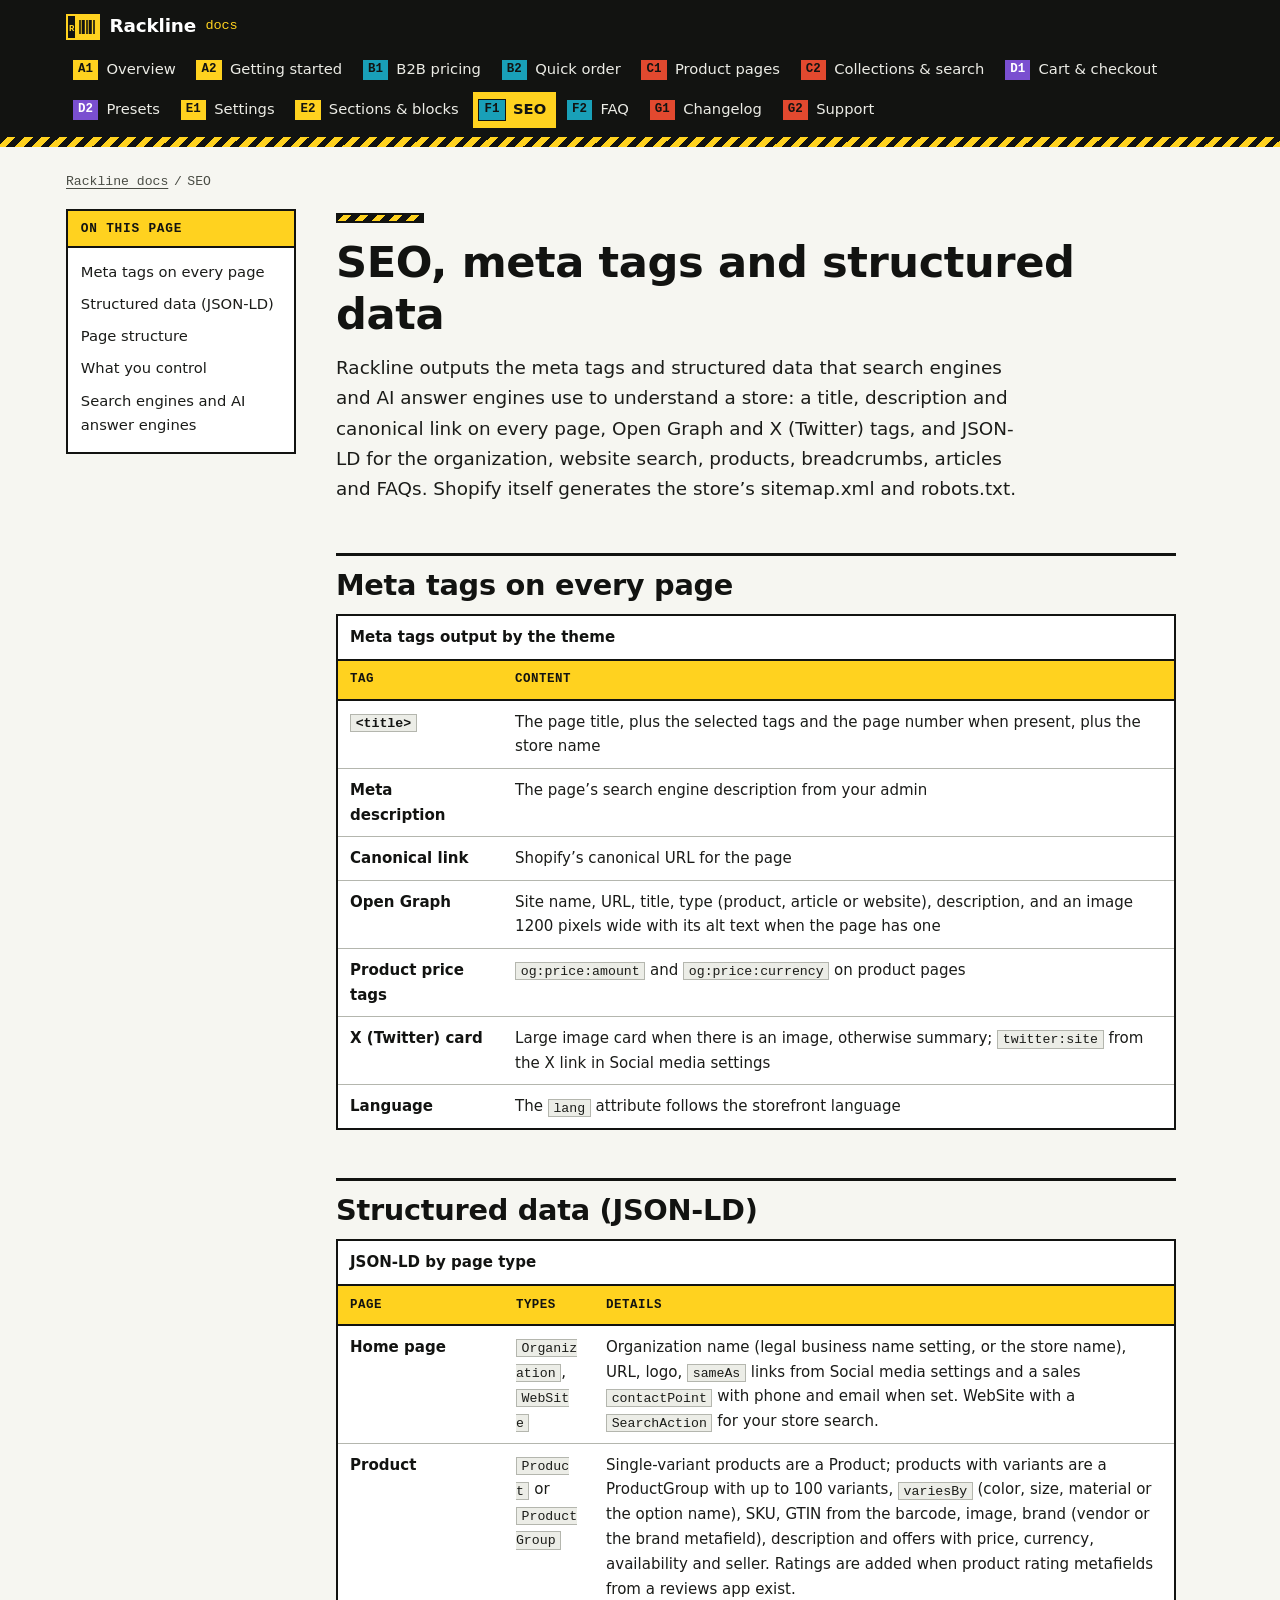
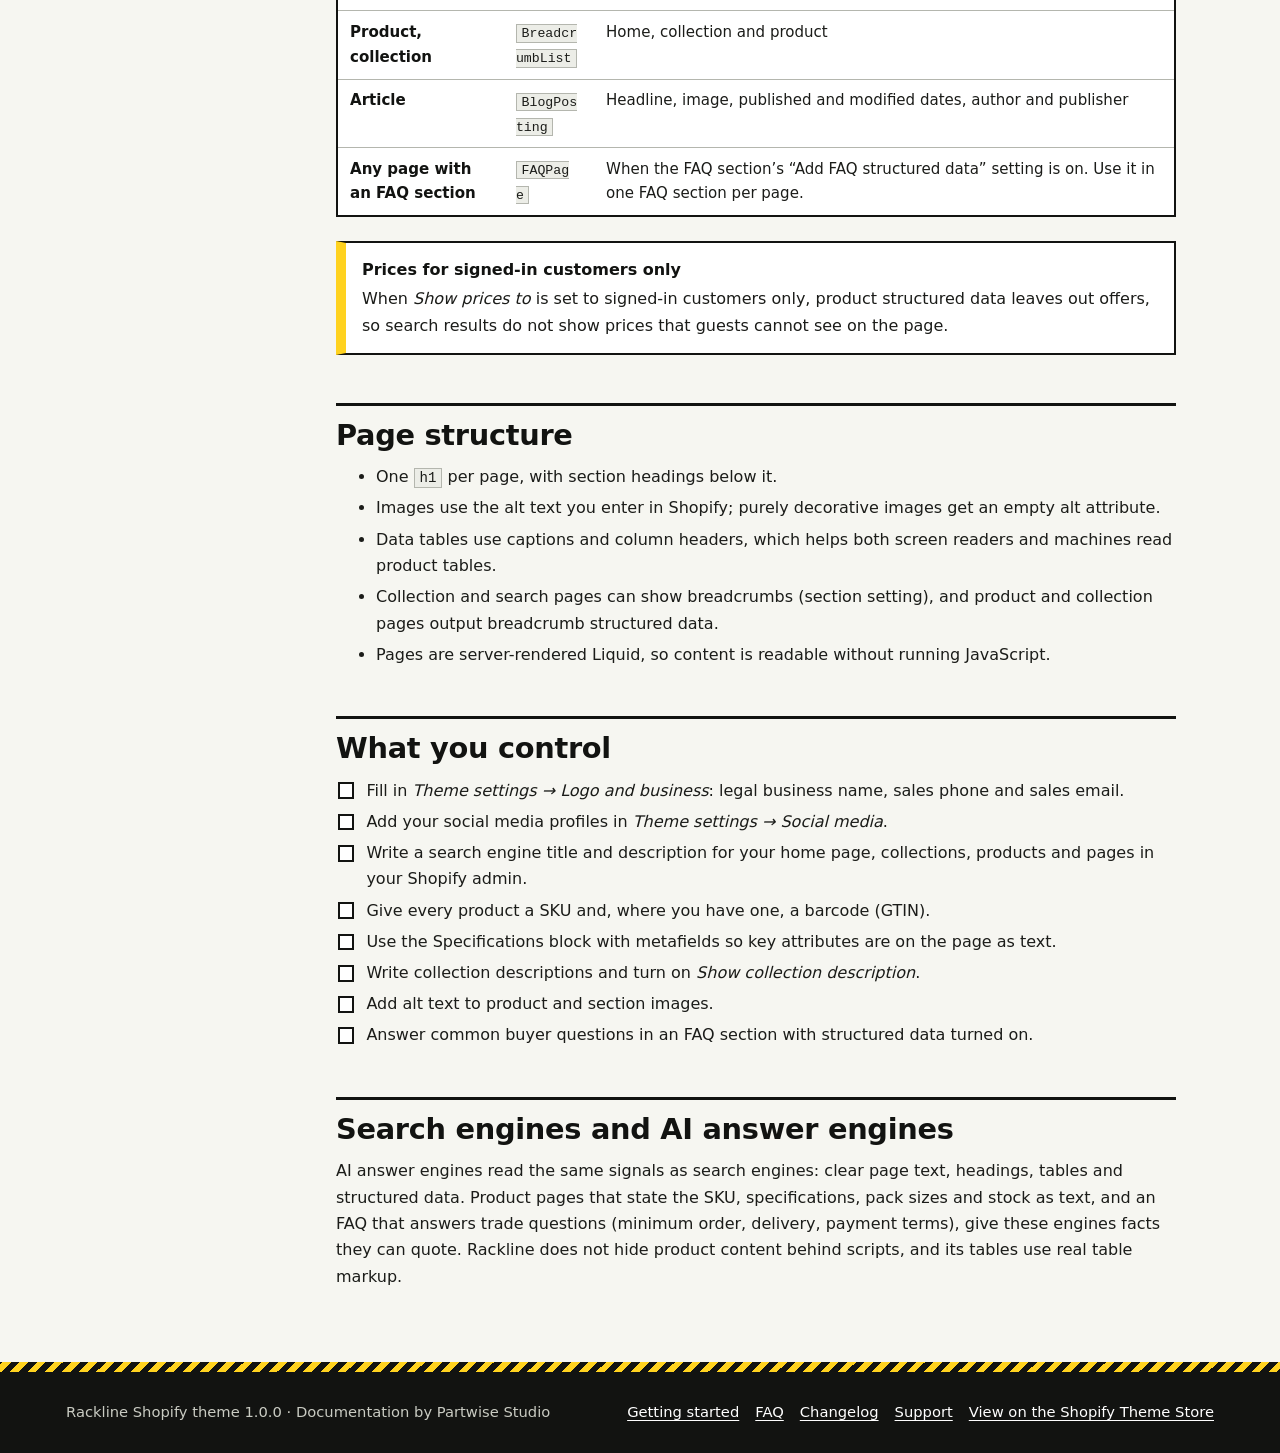
<file: seo.html>
<!doctype html>
<html lang="en">
<head>
<meta charset="utf-8">
<meta name="viewport" content="width=device-width, initial-scale=1">
<title>SEO, meta tags and structured data in Rackline | Docs</title>
<meta name="description" content="What the Rackline Shopify theme outputs for search engines and AI answers: meta tags, Open Graph, and Product, Organization, breadcrumb and FAQ JSON-LD.">
<link rel="canonical" href="https://lzzhdfq11-tech.github.io/rackline-docs/seo.html">
<meta name="color-scheme" content="light dark">
<meta name="theme-color" content="#121311">
<meta property="og:type" content="article">
<meta property="og:site_name" content="Rackline theme documentation">
<meta property="og:title" content="SEO, meta tags and structured data in Rackline">
<meta property="og:description" content="What the Rackline Shopify theme outputs for search engines and AI answers: meta tags, Open Graph, and Product, Organization, breadcrumb and FAQ JSON-LD.">
<meta property="og:url" content="https://lzzhdfq11-tech.github.io/rackline-docs/seo.html">
<meta property="og:locale" content="en_US">
<meta name="twitter:card" content="summary">
<meta name="twitter:title" content="SEO, meta tags and structured data in Rackline">
<meta name="twitter:description" content="What the Rackline Shopify theme outputs for search engines and AI answers: meta tags, Open Graph, and Product, Organization, breadcrumb and FAQ JSON-LD.">
<link rel="icon" href="assets/favicon.svg" type="image/svg+xml">
<link rel="stylesheet" href="assets/style.css">
<script src="assets/nav.js"></script>
<script type="application/ld+json">
{
  "@context": "https://schema.org",
  "@graph": [
    {
      "@type": "TechArticle",
      "headline": "SEO, meta tags and structured data in Rackline",
      "description": "What the Rackline Shopify theme outputs for search engines and AI answers: meta tags, Open Graph, and Product, Organization, breadcrumb and FAQ JSON-LD.",
      "url": "https://lzzhdfq11-tech.github.io/rackline-docs/seo.html",
      "inLanguage": "en-US",
      "dateModified": "2026-10-22",
      "author": {
        "@type": "Organization",
        "@id": "https://lzzhdfq11-tech.github.io/rackline-docs/#organization",
        "name": "Partwise Studio",
        "url": "https://lzzhdfq11-tech.github.io/rackline-docs/"
      },
      "publisher": {
        "@type": "Organization",
        "@id": "https://lzzhdfq11-tech.github.io/rackline-docs/#organization",
        "name": "Partwise Studio",
        "url": "https://lzzhdfq11-tech.github.io/rackline-docs/"
      },
      "about": {
        "@type": "SoftwareApplication",
        "name": "Rackline",
        "applicationCategory": "BusinessApplication",
        "operatingSystem": "Shopify"
      },
      "isPartOf": {
        "@type": "WebSite",
        "name": "Rackline theme documentation",
        "url": "https://lzzhdfq11-tech.github.io/rackline-docs/"
      }
    },
    {
      "@type": "BreadcrumbList",
      "itemListElement": [
        {
          "@type": "ListItem",
          "position": 1,
          "name": "Rackline docs",
          "item": "https://lzzhdfq11-tech.github.io/rackline-docs/"
        },
        {
          "@type": "ListItem",
          "position": 2,
          "name": "SEO",
          "item": "https://lzzhdfq11-tech.github.io/rackline-docs/seo.html"
        }
      ]
    }
  ]
}
</script>
</head>
<body>
<a class="skip-link" href="#main">Skip to content</a>
<header class="site-header">
<div class="wrap">
<div class="site-nav-row">
<a class="brand" href="index.html"><svg viewBox="0 0 34 34" aria-hidden="true" focusable="false"><rect x="1" y="5" width="32" height="24" fill="#FFD21F" stroke="#FFD21F" stroke-width="2"/><rect x="1" y="5" width="9" height="24" fill="#121311" stroke="#FFD21F" stroke-width="2"/><path d="M14 10v14M16.5 10v14M18 10v14M21 10v14M23.5 10v14M25 10v14M28 10v14" stroke="#121311" stroke-width="1.6"/><text x="5.5" y="21" text-anchor="middle" font-family="ui-monospace,monospace" font-size="9" font-weight="700" fill="#FFD21F">R</text></svg>Rackline <span>docs</span></a>
<button class="nav-toggle" type="button" aria-expanded="false" aria-controls="site-nav-list">Menu</button>
</div>
<nav class="site-nav" aria-label="Documentation">
<ul id="site-nav-list"><li><a href="index.html"><span class="code" aria-hidden="true">A1</span>Overview</a></li><li><a href="getting-started.html"><span class="code" aria-hidden="true">A2</span>Getting started</a></li><li class="z2"><a href="b2b.html"><span class="code" aria-hidden="true">B1</span>B2B pricing</a></li><li class="z2"><a href="quick-order.html"><span class="code" aria-hidden="true">B2</span>Quick order</a></li><li class="z3"><a href="product-pages.html"><span class="code" aria-hidden="true">C1</span>Product pages</a></li><li class="z3"><a href="collections-search.html"><span class="code" aria-hidden="true">C2</span>Collections &amp; search</a></li><li class="z4"><a href="cart-checkout.html"><span class="code" aria-hidden="true">D1</span>Cart &amp; checkout</a></li><li class="z4"><a href="presets.html"><span class="code" aria-hidden="true">D2</span>Presets</a></li><li><a href="settings.html"><span class="code" aria-hidden="true">E1</span>Settings</a></li><li><a href="sections.html"><span class="code" aria-hidden="true">E2</span>Sections &amp; blocks</a></li><li class="z2"><a href="seo.html" aria-current="page"><span class="code" aria-hidden="true">F1</span>SEO</a></li><li class="z2"><a href="faq.html"><span class="code" aria-hidden="true">F2</span>FAQ</a></li><li class="z3"><a href="changelog.html"><span class="code" aria-hidden="true">G1</span>Changelog</a></li><li class="z3"><a href="support.html"><span class="code" aria-hidden="true">G2</span>Support</a></li></ul>
</nav>
</div>
</header>
<main id="main" tabindex="-1">
<div class="wrap">
<nav aria-label="Breadcrumb"><ol class="breadcrumb"><li><a href="index.html">Rackline docs</a></li><li aria-current="page">SEO</li></ol></nav>
<div class="doc doc--toc"><nav class="toc" aria-label="On this page"><details class="toc-details"><summary class="toc-title">On this page</summary><ol><li><a href="#meta-tags">Meta tags on every page</a></li><li><a href="#structured-data">Structured data (JSON-LD)</a></li><li><a href="#page-structure">Page structure</a></li><li><a href="#what-you-control">What you control</a></li><li><a href="#ai-answers">Search engines and AI answer engines</a></li></ol></details></nav><article class="doc-body">
<h1>SEO, meta tags and structured data</h1>
<p class="lead">Rackline outputs the meta tags and structured data that search engines and AI answer engines use to understand a store: a title, description and canonical link on every page, Open Graph and X (Twitter) tags, and JSON-LD for the organization, website search, products, breadcrumbs, articles and FAQs. Shopify itself generates the store&rsquo;s sitemap.xml and robots.txt.</p>

<h2 id="meta-tags">Meta tags on every page</h2>
<div class="table-wrap"><table><caption>Meta tags output by the theme</caption>
<thead><tr><th scope="col">Tag</th><th scope="col">Content</th></tr></thead>
<tbody>
<tr><th scope="row"><code>&lt;title&gt;</code></th><td>The page title, plus the selected tags and the page number when present, plus the store name</td></tr>
<tr><th scope="row">Meta description</th><td>The page&rsquo;s search engine description from your admin</td></tr>
<tr><th scope="row">Canonical link</th><td>Shopify&rsquo;s canonical URL for the page</td></tr>
<tr><th scope="row">Open Graph</th><td>Site name, URL, title, type (product, article or website), description, and an image 1200 pixels wide with its alt text when the page has one</td></tr>
<tr><th scope="row">Product price tags</th><td><code>og:price:amount</code> and <code>og:price:currency</code> on product pages</td></tr>
<tr><th scope="row">X (Twitter) card</th><td>Large image card when there is an image, otherwise summary; <code>twitter:site</code> from the X link in Social media settings</td></tr>
<tr><th scope="row">Language</th><td>The <code>lang</code> attribute follows the storefront language</td></tr>
</tbody></table></div>

<h2 id="structured-data">Structured data (JSON-LD)</h2>
<div class="table-wrap"><table><caption>JSON-LD by page type</caption>
<thead><tr><th scope="col">Page</th><th scope="col">Types</th><th scope="col">Details</th></tr></thead>
<tbody>
<tr><th scope="row">Home page</th><td><code>Organization</code>, <code>WebSite</code></td><td>Organization name (legal business name setting, or the store name), URL, logo, <code>sameAs</code> links from Social media settings and a sales <code>contactPoint</code> with phone and email when set. WebSite with a <code>SearchAction</code> for your store search.</td></tr>
<tr><th scope="row">Product</th><td><code>Product</code> or <code>ProductGroup</code></td><td>Single-variant products are a Product; products with variants are a ProductGroup with up to 100 variants, <code>variesBy</code> (color, size, material or the option name), SKU, GTIN from the barcode, image, brand (vendor or the brand metafield), description and offers with price, currency, availability and seller. Ratings are added when product rating metafields from a reviews app exist.</td></tr>
<tr><th scope="row">Product, collection</th><td><code>BreadcrumbList</code></td><td>Home, collection and product</td></tr>
<tr><th scope="row">Article</th><td><code>BlogPosting</code></td><td>Headline, image, published and modified dates, author and publisher</td></tr>
<tr><th scope="row">Any page with an FAQ section</th><td><code>FAQPage</code></td><td>When the FAQ section&rsquo;s &ldquo;Add FAQ structured data&rdquo; setting is on. Use it in one FAQ section per page.</td></tr>
</tbody></table></div>
<div class="note"><strong>Prices for signed-in customers only</strong><p>When <em>Show prices to</em> is set to signed-in customers only, product structured data leaves out offers, so search results do not show prices that guests cannot see on the page.</p></div>

<h2 id="page-structure">Page structure</h2>
<ul>
<li>One <code>h1</code> per page, with section headings below it.</li>
<li>Images use the alt text you enter in Shopify; purely decorative images get an empty alt attribute.</li>
<li>Data tables use captions and column headers, which helps both screen readers and machines read product tables.</li>
<li>Collection and search pages can show breadcrumbs (section setting), and product and collection pages output breadcrumb structured data.</li>
<li>Pages are server-rendered Liquid, so content is readable without running JavaScript.</li>
</ul>

<h2 id="what-you-control">What you control</h2>
<ul class="checklist">
<li>Fill in <em>Theme settings &rarr; Logo and business</em>: legal business name, sales phone and sales email.</li>
<li>Add your social media profiles in <em>Theme settings &rarr; Social media</em>.</li>
<li>Write a search engine title and description for your home page, collections, products and pages in your Shopify admin.</li>
<li>Give every product a SKU and, where you have one, a barcode (GTIN).</li>
<li>Use the Specifications block with metafields so key attributes are on the page as text.</li>
<li>Write collection descriptions and turn on <em>Show collection description</em>.</li>
<li>Add alt text to product and section images.</li>
<li>Answer common buyer questions in an FAQ section with structured data turned on.</li>
</ul>

<h2 id="ai-answers">Search engines and AI answer engines</h2>
<p>AI answer engines read the same signals as search engines: clear page text, headings, tables and structured data. Product pages that state the SKU, specifications, pack sizes and stock as text, and an FAQ that answers trade questions (minimum order, delivery, payment terms), give these engines facts they can quote. Rackline does not hide product content behind scripts, and its tables use real table markup.</p>
</article></div>
</div>
</main>
<footer class="site-footer">
<div class="wrap">
<p>Rackline Shopify theme 1.0.0 &middot; Documentation by Partwise Studio</p>
<ul>
<li><a href="getting-started.html">Getting started</a></li>
<li><a href="faq.html">FAQ</a></li>
<li><a href="changelog.html">Changelog</a></li>
<li><a href="support.html">Support</a></li>
<li><a href="https://themes.shopify.com/themes/rackline">View on the Shopify Theme Store</a></li>
</ul>
</div>
</footer>
</body>
</html>
</file>
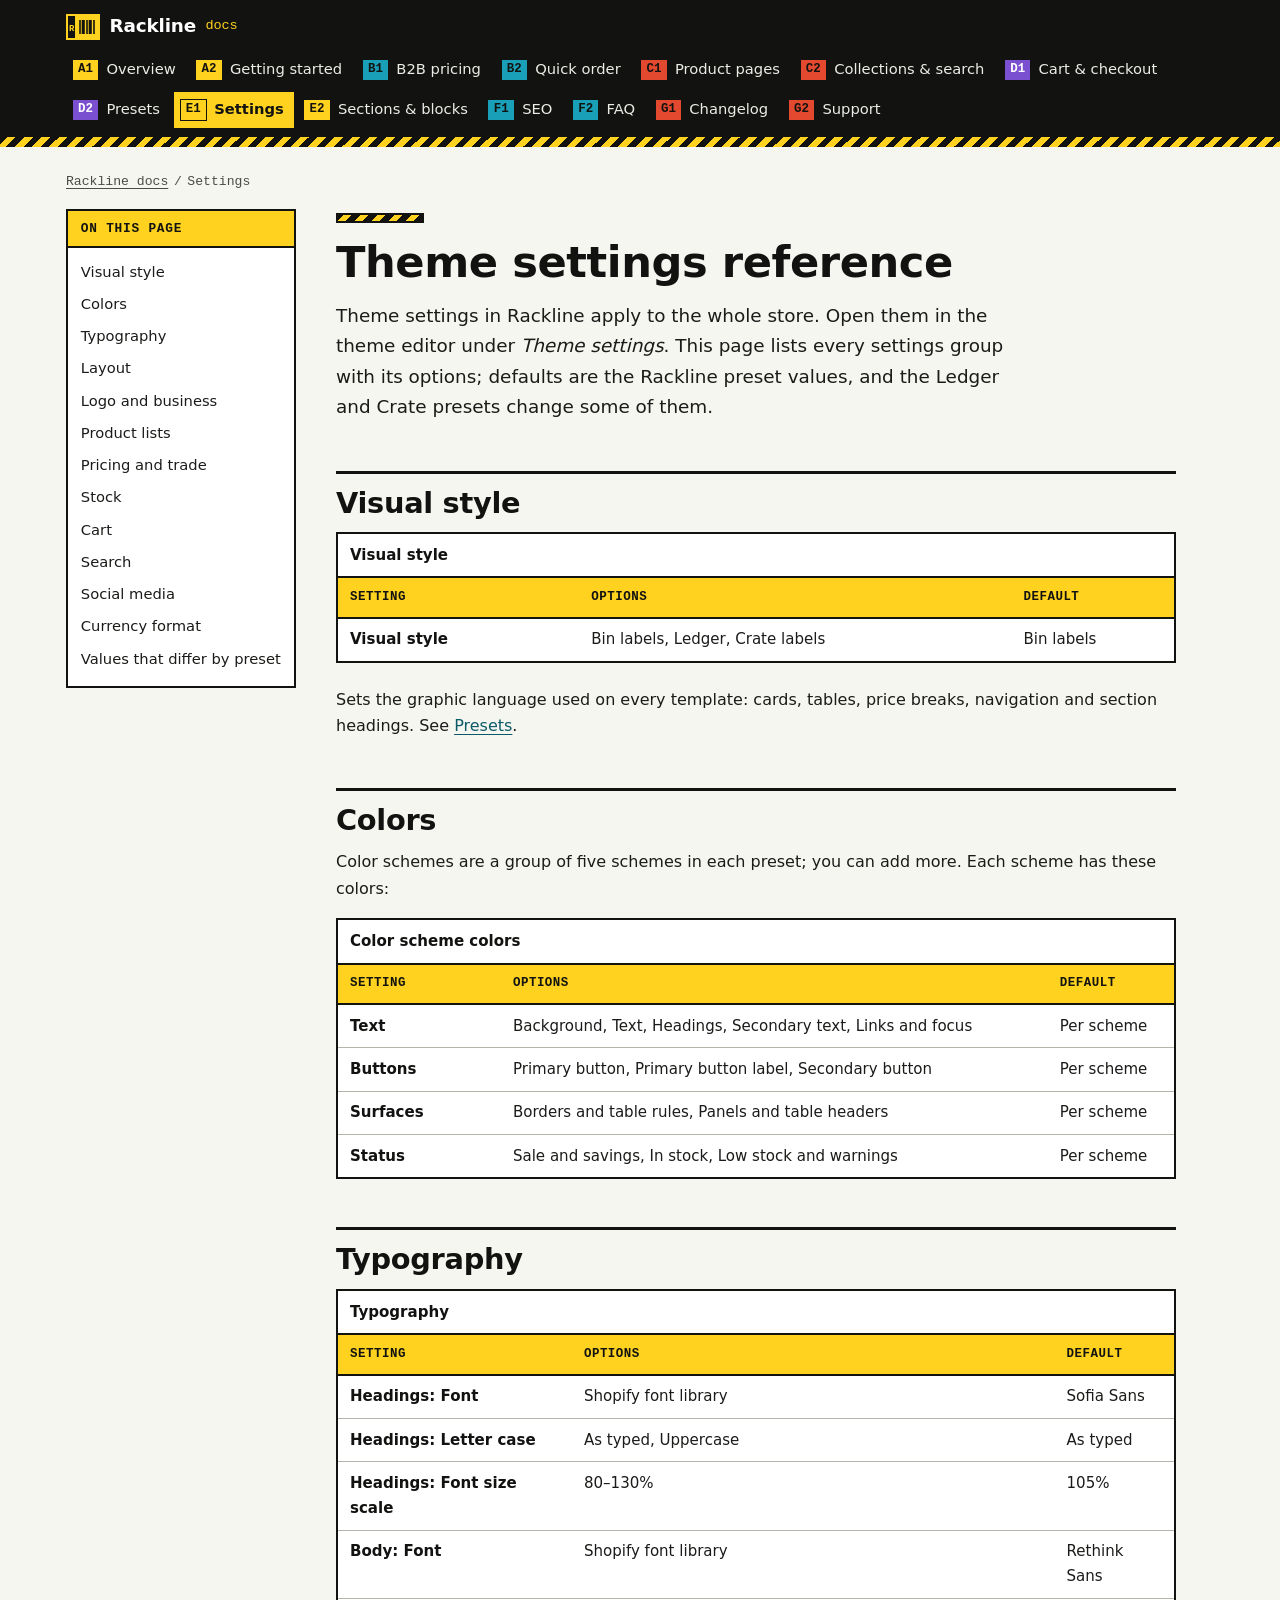
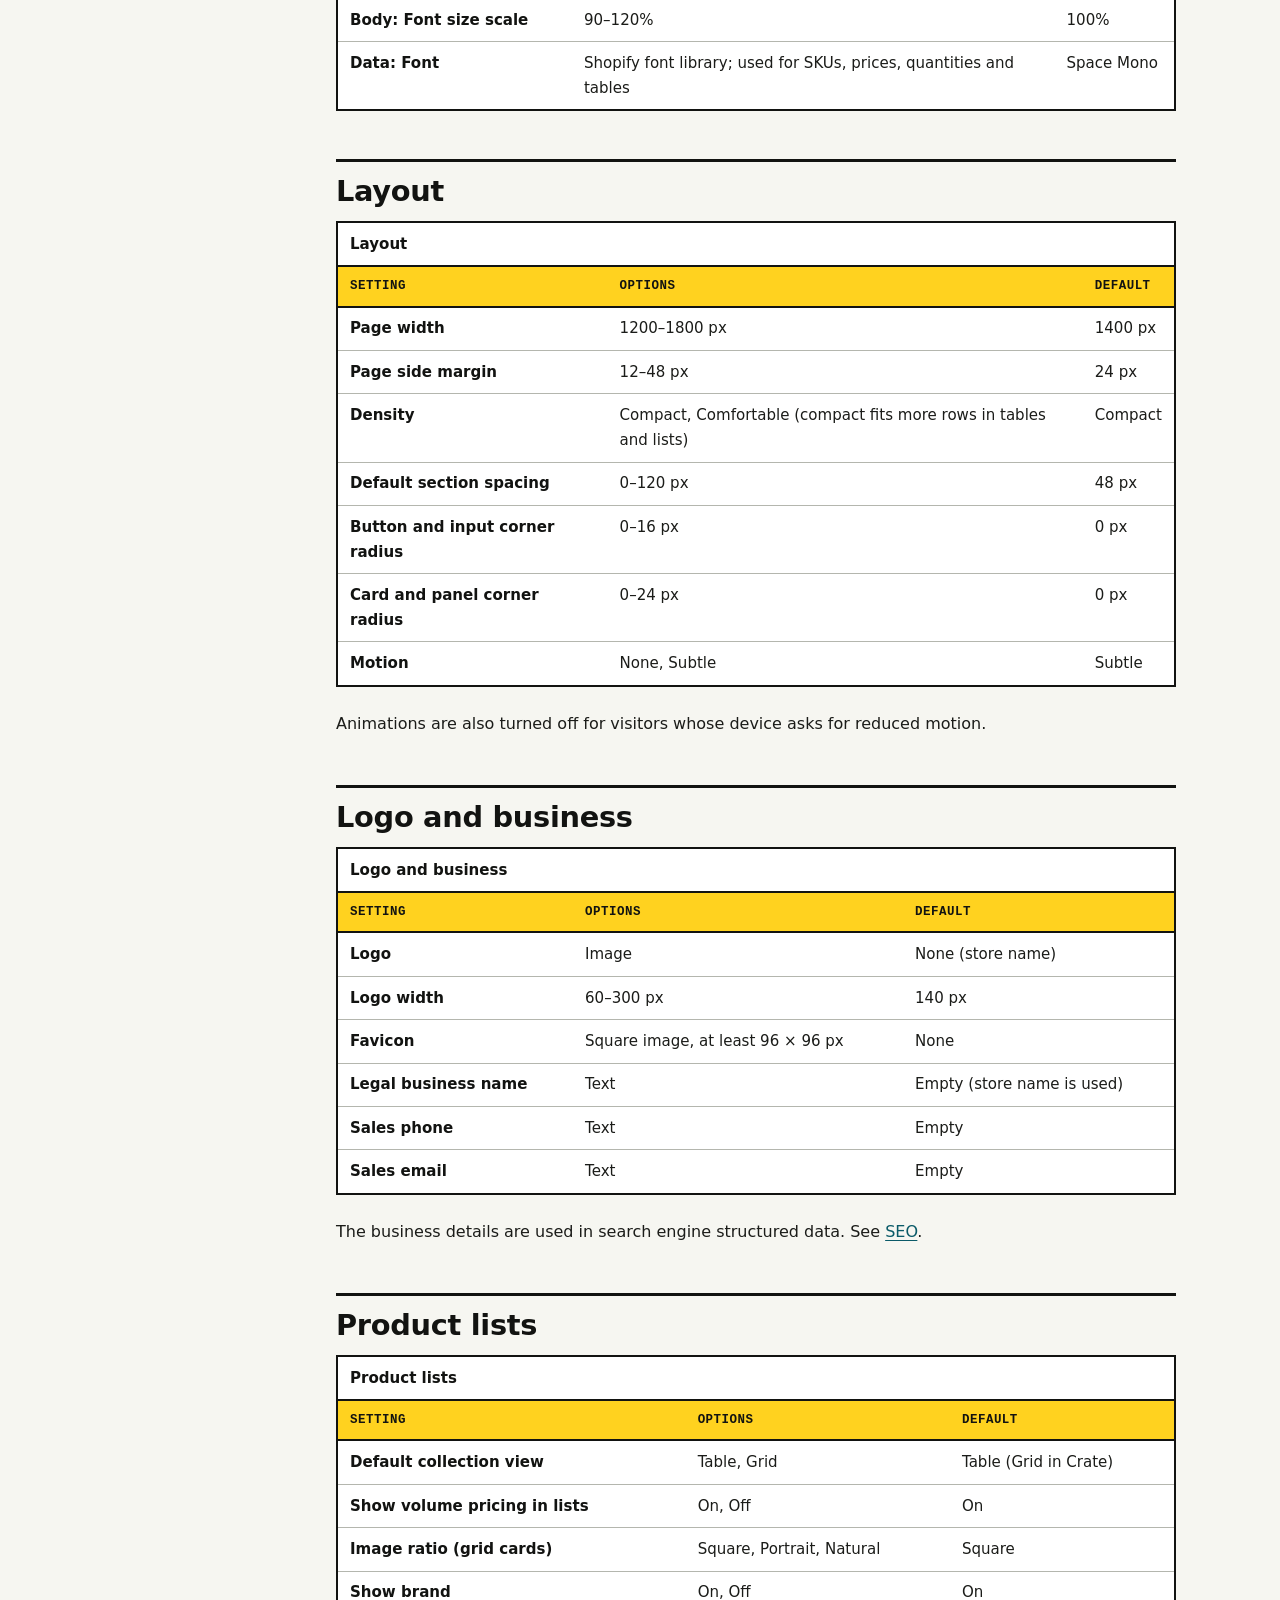
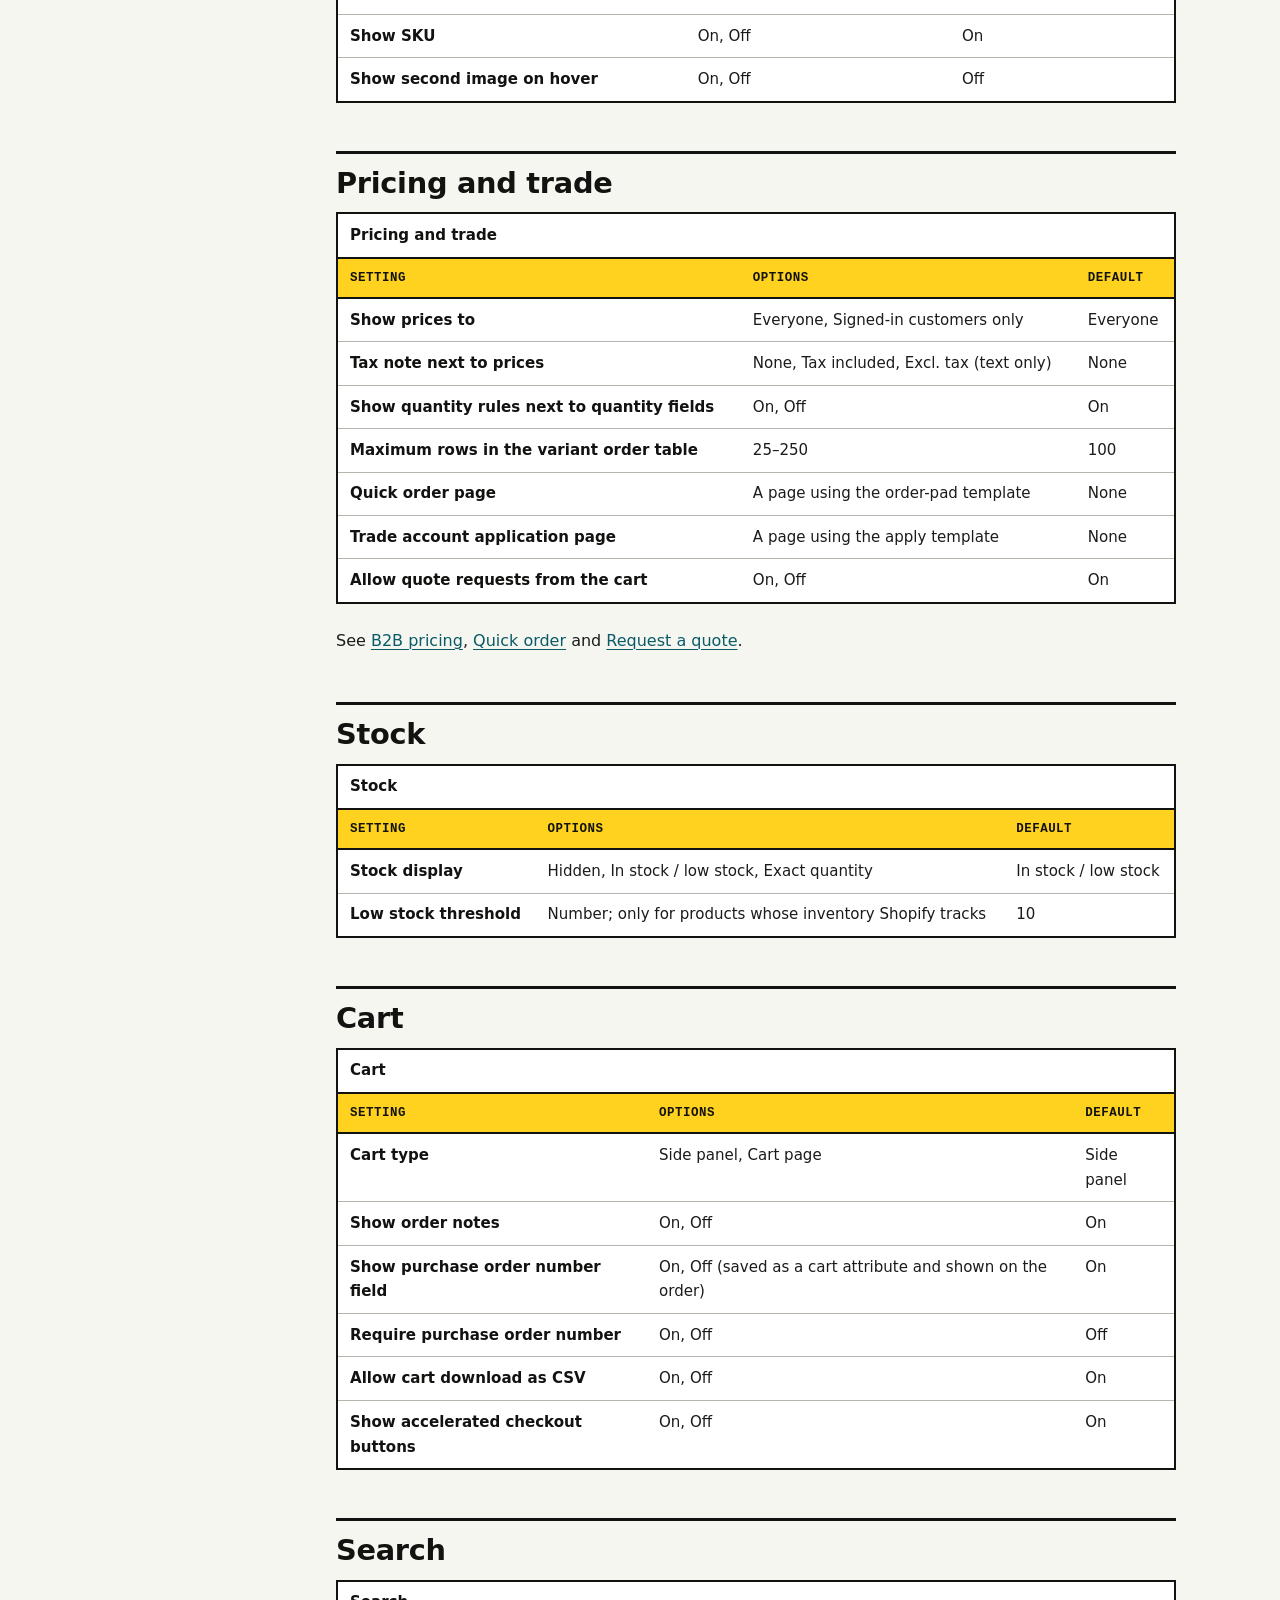
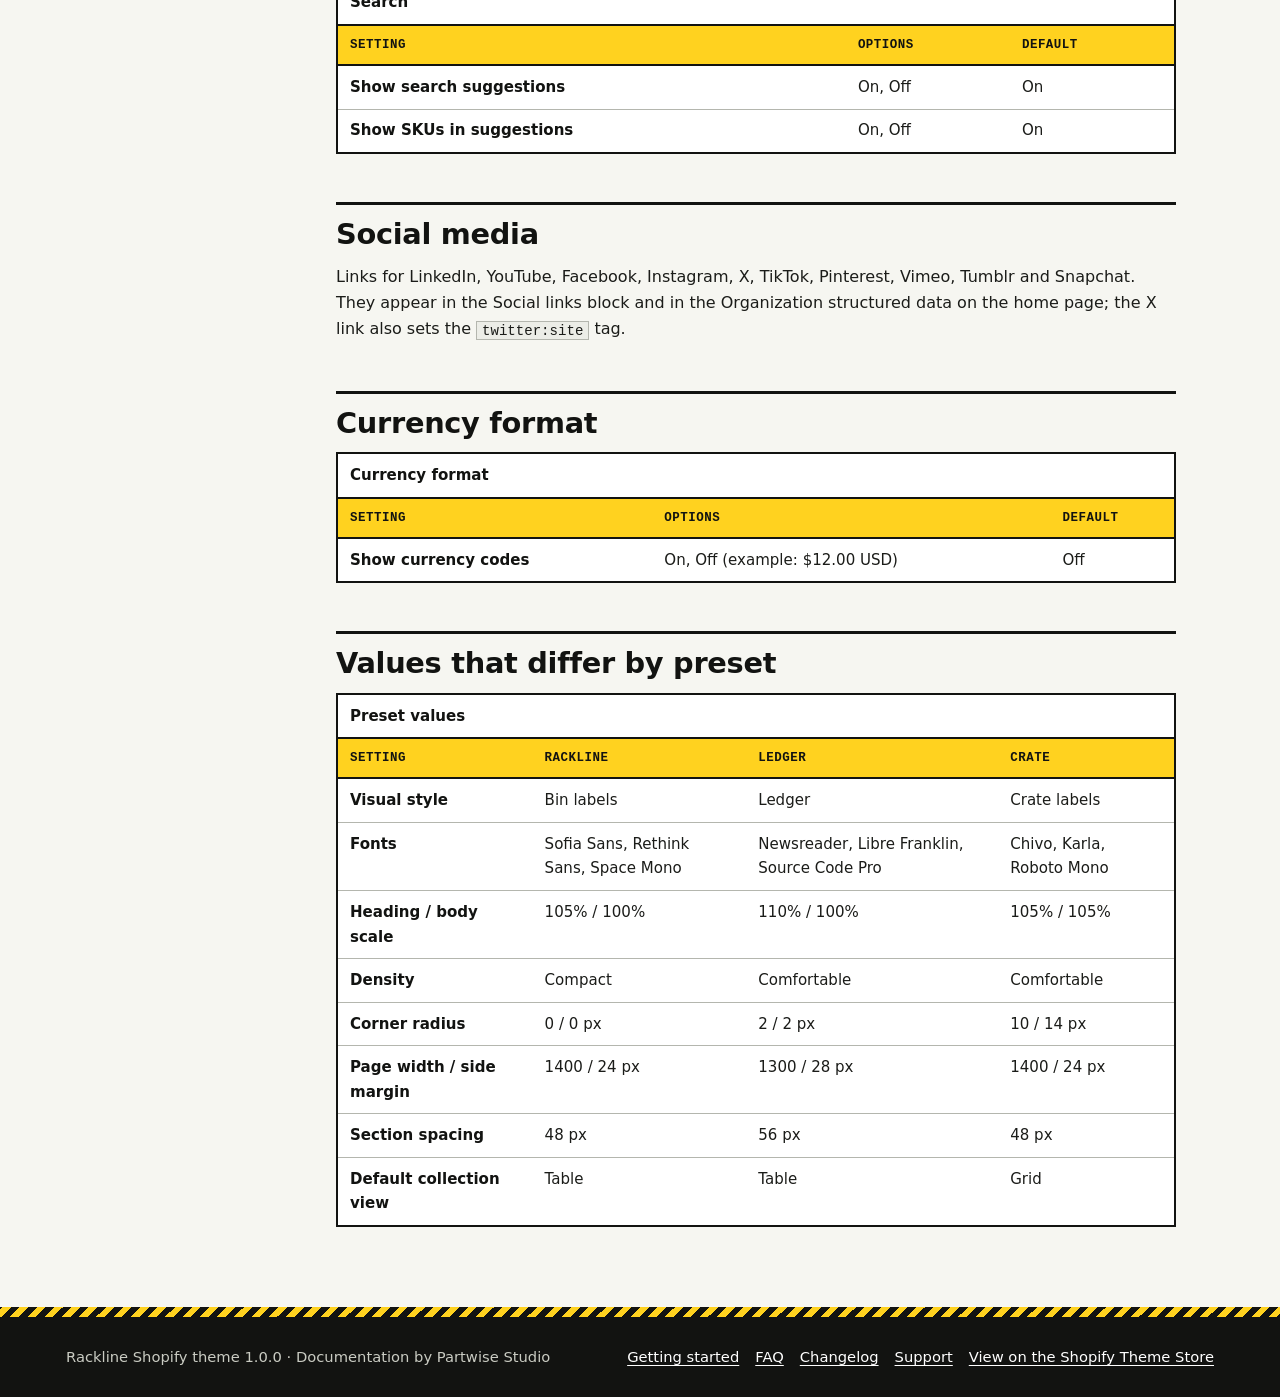
<file: settings.html>
<!doctype html>
<html lang="en">
<head>
<meta charset="utf-8">
<meta name="viewport" content="width=device-width, initial-scale=1">
<title>Rackline theme settings reference | Docs</title>
<meta name="description" content="Every Rackline theme settings group with options and defaults: visual style, colors, typography, layout, product lists, pricing and trade, stock and cart.">
<link rel="canonical" href="https://lzzhdfq11-tech.github.io/rackline-docs/settings.html">
<meta name="color-scheme" content="light dark">
<meta name="theme-color" content="#121311">
<meta property="og:type" content="article">
<meta property="og:site_name" content="Rackline theme documentation">
<meta property="og:title" content="Rackline theme settings reference">
<meta property="og:description" content="Every Rackline theme settings group with options and defaults: visual style, colors, typography, layout, product lists, pricing and trade, stock and cart.">
<meta property="og:url" content="https://lzzhdfq11-tech.github.io/rackline-docs/settings.html">
<meta property="og:locale" content="en_US">
<meta name="twitter:card" content="summary">
<meta name="twitter:title" content="Rackline theme settings reference">
<meta name="twitter:description" content="Every Rackline theme settings group with options and defaults: visual style, colors, typography, layout, product lists, pricing and trade, stock and cart.">
<link rel="icon" href="assets/favicon.svg" type="image/svg+xml">
<link rel="stylesheet" href="assets/style.css">
<script src="assets/nav.js"></script>
<script type="application/ld+json">
{
  "@context": "https://schema.org",
  "@graph": [
    {
      "@type": "TechArticle",
      "headline": "Rackline theme settings reference",
      "description": "Every Rackline theme settings group with options and defaults: visual style, colors, typography, layout, product lists, pricing and trade, stock and cart.",
      "url": "https://lzzhdfq11-tech.github.io/rackline-docs/settings.html",
      "inLanguage": "en-US",
      "dateModified": "2026-10-22",
      "author": {
        "@type": "Organization",
        "@id": "https://lzzhdfq11-tech.github.io/rackline-docs/#organization",
        "name": "Partwise Studio",
        "url": "https://lzzhdfq11-tech.github.io/rackline-docs/"
      },
      "publisher": {
        "@type": "Organization",
        "@id": "https://lzzhdfq11-tech.github.io/rackline-docs/#organization",
        "name": "Partwise Studio",
        "url": "https://lzzhdfq11-tech.github.io/rackline-docs/"
      },
      "about": {
        "@type": "SoftwareApplication",
        "name": "Rackline",
        "applicationCategory": "BusinessApplication",
        "operatingSystem": "Shopify"
      },
      "isPartOf": {
        "@type": "WebSite",
        "name": "Rackline theme documentation",
        "url": "https://lzzhdfq11-tech.github.io/rackline-docs/"
      }
    },
    {
      "@type": "BreadcrumbList",
      "itemListElement": [
        {
          "@type": "ListItem",
          "position": 1,
          "name": "Rackline docs",
          "item": "https://lzzhdfq11-tech.github.io/rackline-docs/"
        },
        {
          "@type": "ListItem",
          "position": 2,
          "name": "Settings",
          "item": "https://lzzhdfq11-tech.github.io/rackline-docs/settings.html"
        }
      ]
    }
  ]
}
</script>
</head>
<body>
<a class="skip-link" href="#main">Skip to content</a>
<header class="site-header">
<div class="wrap">
<div class="site-nav-row">
<a class="brand" href="index.html"><svg viewBox="0 0 34 34" aria-hidden="true" focusable="false"><rect x="1" y="5" width="32" height="24" fill="#FFD21F" stroke="#FFD21F" stroke-width="2"/><rect x="1" y="5" width="9" height="24" fill="#121311" stroke="#FFD21F" stroke-width="2"/><path d="M14 10v14M16.5 10v14M18 10v14M21 10v14M23.5 10v14M25 10v14M28 10v14" stroke="#121311" stroke-width="1.6"/><text x="5.5" y="21" text-anchor="middle" font-family="ui-monospace,monospace" font-size="9" font-weight="700" fill="#FFD21F">R</text></svg>Rackline <span>docs</span></a>
<button class="nav-toggle" type="button" aria-expanded="false" aria-controls="site-nav-list">Menu</button>
</div>
<nav class="site-nav" aria-label="Documentation">
<ul id="site-nav-list"><li><a href="index.html"><span class="code" aria-hidden="true">A1</span>Overview</a></li><li><a href="getting-started.html"><span class="code" aria-hidden="true">A2</span>Getting started</a></li><li class="z2"><a href="b2b.html"><span class="code" aria-hidden="true">B1</span>B2B pricing</a></li><li class="z2"><a href="quick-order.html"><span class="code" aria-hidden="true">B2</span>Quick order</a></li><li class="z3"><a href="product-pages.html"><span class="code" aria-hidden="true">C1</span>Product pages</a></li><li class="z3"><a href="collections-search.html"><span class="code" aria-hidden="true">C2</span>Collections &amp; search</a></li><li class="z4"><a href="cart-checkout.html"><span class="code" aria-hidden="true">D1</span>Cart &amp; checkout</a></li><li class="z4"><a href="presets.html"><span class="code" aria-hidden="true">D2</span>Presets</a></li><li><a href="settings.html" aria-current="page"><span class="code" aria-hidden="true">E1</span>Settings</a></li><li><a href="sections.html"><span class="code" aria-hidden="true">E2</span>Sections &amp; blocks</a></li><li class="z2"><a href="seo.html"><span class="code" aria-hidden="true">F1</span>SEO</a></li><li class="z2"><a href="faq.html"><span class="code" aria-hidden="true">F2</span>FAQ</a></li><li class="z3"><a href="changelog.html"><span class="code" aria-hidden="true">G1</span>Changelog</a></li><li class="z3"><a href="support.html"><span class="code" aria-hidden="true">G2</span>Support</a></li></ul>
</nav>
</div>
</header>
<main id="main" tabindex="-1">
<div class="wrap">
<nav aria-label="Breadcrumb"><ol class="breadcrumb"><li><a href="index.html">Rackline docs</a></li><li aria-current="page">Settings</li></ol></nav>
<div class="doc doc--toc"><nav class="toc" aria-label="On this page"><details class="toc-details"><summary class="toc-title">On this page</summary><ol><li><a href="#visual-style">Visual style</a></li><li><a href="#colors">Colors</a></li><li><a href="#typography">Typography</a></li><li><a href="#layout">Layout</a></li><li><a href="#logo-business">Logo and business</a></li><li><a href="#product-lists">Product lists</a></li><li><a href="#pricing-trade">Pricing and trade</a></li><li><a href="#stock">Stock</a></li><li><a href="#cart">Cart</a></li><li><a href="#search">Search</a></li><li><a href="#social">Social media</a></li><li><a href="#currency">Currency format</a></li><li><a href="#preset-differences">Values that differ by preset</a></li></ol></details></nav><article class="doc-body">
<h1>Theme settings reference</h1>
<p class="lead">Theme settings in Rackline apply to the whole store. Open them in the theme editor under <em>Theme settings</em>. This page lists every settings group with its options; defaults are the Rackline preset values, and the Ledger and Crate presets change some of them.</p>

<h2 id="visual-style">Visual style</h2>
<div class="table-wrap"><table><caption>Visual style</caption><thead><tr><th scope="col">Setting</th><th scope="col">Options</th><th scope="col">Default</th></tr></thead><tbody><tr><th scope="row">Visual style</th><td>Bin labels, Ledger, Crate labels</td><td>Bin labels</td></tr></tbody></table></div>
<p>Sets the graphic language used on every template: cards, tables, price breaks, navigation and section headings. See <a href="presets.html">Presets</a>.</p>

<h2 id="colors">Colors</h2>
<p>Color schemes are a group of five schemes in each preset; you can add more. Each scheme has these colors:</p>
<div class="table-wrap"><table><caption>Color scheme colors</caption><thead><tr><th scope="col">Setting</th><th scope="col">Options</th><th scope="col">Default</th></tr></thead><tbody><tr><th scope="row">Text</th><td>Background, Text, Headings, Secondary text, Links and focus</td><td>Per scheme</td></tr><tr><th scope="row">Buttons</th><td>Primary button, Primary button label, Secondary button</td><td>Per scheme</td></tr><tr><th scope="row">Surfaces</th><td>Borders and table rules, Panels and table headers</td><td>Per scheme</td></tr><tr><th scope="row">Status</th><td>Sale and savings, In stock, Low stock and warnings</td><td>Per scheme</td></tr></tbody></table></div>

<h2 id="typography">Typography</h2>
<div class="table-wrap"><table><caption>Typography</caption><thead><tr><th scope="col">Setting</th><th scope="col">Options</th><th scope="col">Default</th></tr></thead><tbody><tr><th scope="row">Headings: Font</th><td>Shopify font library</td><td>Sofia Sans</td></tr><tr><th scope="row">Headings: Letter case</th><td>As typed, Uppercase</td><td>As typed</td></tr><tr><th scope="row">Headings: Font size scale</th><td>80&ndash;130%</td><td>105%</td></tr><tr><th scope="row">Body: Font</th><td>Shopify font library</td><td>Rethink Sans</td></tr><tr><th scope="row">Body: Font size scale</th><td>90&ndash;120%</td><td>100%</td></tr><tr><th scope="row">Data: Font</th><td>Shopify font library; used for SKUs, prices, quantities and tables</td><td>Space Mono</td></tr></tbody></table></div>

<h2 id="layout">Layout</h2>
<div class="table-wrap"><table><caption>Layout</caption><thead><tr><th scope="col">Setting</th><th scope="col">Options</th><th scope="col">Default</th></tr></thead><tbody><tr><th scope="row">Page width</th><td>1200&ndash;1800 px</td><td>1400 px</td></tr><tr><th scope="row">Page side margin</th><td>12&ndash;48 px</td><td>24 px</td></tr><tr><th scope="row">Density</th><td>Compact, Comfortable (compact fits more rows in tables and lists)</td><td>Compact</td></tr><tr><th scope="row">Default section spacing</th><td>0&ndash;120 px</td><td>48 px</td></tr><tr><th scope="row">Button and input corner radius</th><td>0&ndash;16 px</td><td>0 px</td></tr><tr><th scope="row">Card and panel corner radius</th><td>0&ndash;24 px</td><td>0 px</td></tr><tr><th scope="row">Motion</th><td>None, Subtle</td><td>Subtle</td></tr></tbody></table></div>
<p>Animations are also turned off for visitors whose device asks for reduced motion.</p>

<h2 id="logo-business">Logo and business</h2>
<div class="table-wrap"><table><caption>Logo and business</caption><thead><tr><th scope="col">Setting</th><th scope="col">Options</th><th scope="col">Default</th></tr></thead><tbody><tr><th scope="row">Logo</th><td>Image</td><td>None (store name)</td></tr><tr><th scope="row">Logo width</th><td>60&ndash;300 px</td><td>140 px</td></tr><tr><th scope="row">Favicon</th><td>Square image, at least 96 &times; 96 px</td><td>None</td></tr><tr><th scope="row">Legal business name</th><td>Text</td><td>Empty (store name is used)</td></tr><tr><th scope="row">Sales phone</th><td>Text</td><td>Empty</td></tr><tr><th scope="row">Sales email</th><td>Text</td><td>Empty</td></tr></tbody></table></div>
<p>The business details are used in search engine structured data. See <a href="seo.html">SEO</a>.</p>

<h2 id="product-lists">Product lists</h2>
<div class="table-wrap"><table><caption>Product lists</caption><thead><tr><th scope="col">Setting</th><th scope="col">Options</th><th scope="col">Default</th></tr></thead><tbody><tr><th scope="row">Default collection view</th><td>Table, Grid</td><td>Table (Grid in Crate)</td></tr><tr><th scope="row">Show volume pricing in lists</th><td>On, Off</td><td>On</td></tr><tr><th scope="row">Image ratio (grid cards)</th><td>Square, Portrait, Natural</td><td>Square</td></tr><tr><th scope="row">Show brand</th><td>On, Off</td><td>On</td></tr><tr><th scope="row">Show SKU</th><td>On, Off</td><td>On</td></tr><tr><th scope="row">Show second image on hover</th><td>On, Off</td><td>Off</td></tr></tbody></table></div>

<h2 id="pricing-trade">Pricing and trade</h2>
<div class="table-wrap"><table><caption>Pricing and trade</caption><thead><tr><th scope="col">Setting</th><th scope="col">Options</th><th scope="col">Default</th></tr></thead><tbody><tr><th scope="row">Show prices to</th><td>Everyone, Signed-in customers only</td><td>Everyone</td></tr><tr><th scope="row">Tax note next to prices</th><td>None, Tax included, Excl. tax (text only)</td><td>None</td></tr><tr><th scope="row">Show quantity rules next to quantity fields</th><td>On, Off</td><td>On</td></tr><tr><th scope="row">Maximum rows in the variant order table</th><td>25&ndash;250</td><td>100</td></tr><tr><th scope="row">Quick order page</th><td>A page using the order-pad template</td><td>None</td></tr><tr><th scope="row">Trade account application page</th><td>A page using the apply template</td><td>None</td></tr><tr><th scope="row">Allow quote requests from the cart</th><td>On, Off</td><td>On</td></tr></tbody></table></div>
<p>See <a href="b2b.html">B2B pricing</a>, <a href="quick-order.html">Quick order</a> and <a href="cart-checkout.html#quote">Request a quote</a>.</p>

<h2 id="stock">Stock</h2>
<div class="table-wrap"><table><caption>Stock</caption><thead><tr><th scope="col">Setting</th><th scope="col">Options</th><th scope="col">Default</th></tr></thead><tbody><tr><th scope="row">Stock display</th><td>Hidden, In stock / low stock, Exact quantity</td><td>In stock / low stock</td></tr><tr><th scope="row">Low stock threshold</th><td>Number; only for products whose inventory Shopify tracks</td><td>10</td></tr></tbody></table></div>

<h2 id="cart">Cart</h2>
<div class="table-wrap"><table><caption>Cart</caption><thead><tr><th scope="col">Setting</th><th scope="col">Options</th><th scope="col">Default</th></tr></thead><tbody><tr><th scope="row">Cart type</th><td>Side panel, Cart page</td><td>Side panel</td></tr><tr><th scope="row">Show order notes</th><td>On, Off</td><td>On</td></tr><tr><th scope="row">Show purchase order number field</th><td>On, Off (saved as a cart attribute and shown on the order)</td><td>On</td></tr><tr><th scope="row">Require purchase order number</th><td>On, Off</td><td>Off</td></tr><tr><th scope="row">Allow cart download as CSV</th><td>On, Off</td><td>On</td></tr><tr><th scope="row">Show accelerated checkout buttons</th><td>On, Off</td><td>On</td></tr></tbody></table></div>

<h2 id="search">Search</h2>
<div class="table-wrap"><table><caption>Search</caption><thead><tr><th scope="col">Setting</th><th scope="col">Options</th><th scope="col">Default</th></tr></thead><tbody><tr><th scope="row">Show search suggestions</th><td>On, Off</td><td>On</td></tr><tr><th scope="row">Show SKUs in suggestions</th><td>On, Off</td><td>On</td></tr></tbody></table></div>

<h2 id="social">Social media</h2>
<p>Links for LinkedIn, YouTube, Facebook, Instagram, X, TikTok, Pinterest, Vimeo, Tumblr and Snapchat. They appear in the Social links block and in the Organization structured data on the home page; the X link also sets the <code>twitter:site</code> tag.</p>

<h2 id="currency">Currency format</h2>
<div class="table-wrap"><table><caption>Currency format</caption><thead><tr><th scope="col">Setting</th><th scope="col">Options</th><th scope="col">Default</th></tr></thead><tbody><tr><th scope="row">Show currency codes</th><td>On, Off (example: $12.00 USD)</td><td>Off</td></tr></tbody></table></div>

<h2 id="preset-differences">Values that differ by preset</h2>
<div class="table-wrap"><table><caption>Preset values</caption>
<thead><tr><th scope="col">Setting</th><th scope="col">Rackline</th><th scope="col">Ledger</th><th scope="col">Crate</th></tr></thead>
<tbody>
<tr><th scope="row">Visual style</th><td>Bin labels</td><td>Ledger</td><td>Crate labels</td></tr>
<tr><th scope="row">Fonts</th><td>Sofia Sans, Rethink Sans, Space Mono</td><td>Newsreader, Libre Franklin, Source Code Pro</td><td>Chivo, Karla, Roboto Mono</td></tr>
<tr><th scope="row">Heading / body scale</th><td>105% / 100%</td><td>110% / 100%</td><td>105% / 105%</td></tr>
<tr><th scope="row">Density</th><td>Compact</td><td>Comfortable</td><td>Comfortable</td></tr>
<tr><th scope="row">Corner radius</th><td>0 / 0 px</td><td>2 / 2 px</td><td>10 / 14 px</td></tr>
<tr><th scope="row">Page width / side margin</th><td>1400 / 24 px</td><td>1300 / 28 px</td><td>1400 / 24 px</td></tr>
<tr><th scope="row">Section spacing</th><td>48 px</td><td>56 px</td><td>48 px</td></tr>
<tr><th scope="row">Default collection view</th><td>Table</td><td>Table</td><td>Grid</td></tr>
</tbody></table></div>
</article></div>
</div>
</main>
<footer class="site-footer">
<div class="wrap">
<p>Rackline Shopify theme 1.0.0 &middot; Documentation by Partwise Studio</p>
<ul>
<li><a href="getting-started.html">Getting started</a></li>
<li><a href="faq.html">FAQ</a></li>
<li><a href="changelog.html">Changelog</a></li>
<li><a href="support.html">Support</a></li>
<li><a href="https://themes.shopify.com/themes/rackline">View on the Shopify Theme Store</a></li>
</ul>
</div>
</footer>
</body>
</html>
</file>
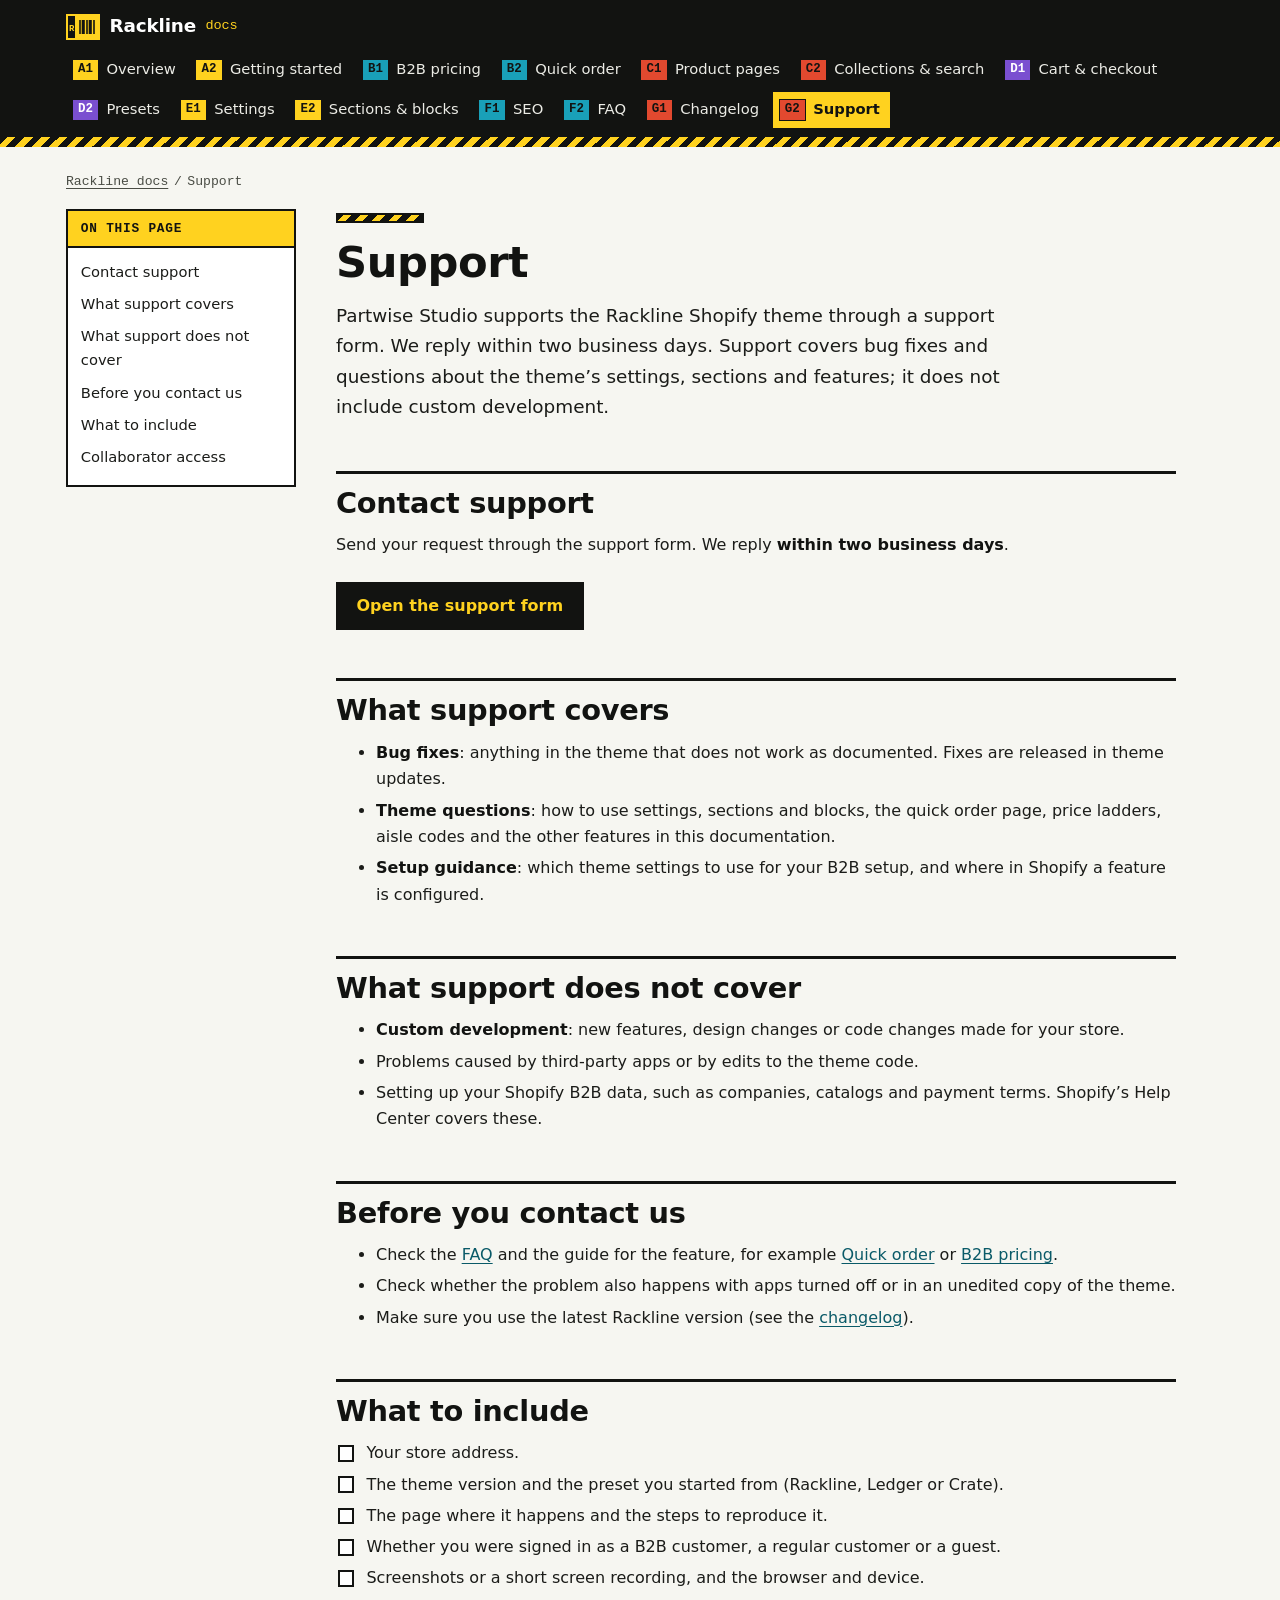
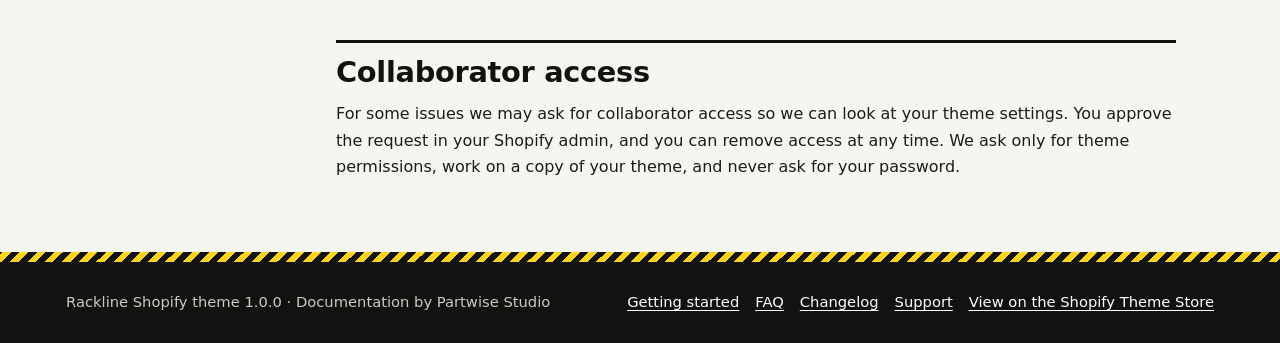
<file: support.html>
<!doctype html>
<html lang="en">
<head>
<meta charset="utf-8">
<meta name="viewport" content="width=device-width, initial-scale=1">
<title>Rackline theme support policy and contact | Docs</title>
<meta name="description" content="How to contact Rackline theme support, what is covered (bug fixes and theme questions), what is not (custom development), and our two business day reply time.">
<link rel="canonical" href="https://lzzhdfq11-tech.github.io/rackline-docs/support.html">
<meta name="color-scheme" content="light dark">
<meta name="theme-color" content="#121311">
<meta property="og:type" content="article">
<meta property="og:site_name" content="Rackline theme documentation">
<meta property="og:title" content="Rackline theme support">
<meta property="og:description" content="How to contact Rackline theme support, what is covered (bug fixes and theme questions), what is not (custom development), and our two business day reply time.">
<meta property="og:url" content="https://lzzhdfq11-tech.github.io/rackline-docs/support.html">
<meta property="og:locale" content="en_US">
<meta name="twitter:card" content="summary">
<meta name="twitter:title" content="Rackline theme support">
<meta name="twitter:description" content="How to contact Rackline theme support, what is covered (bug fixes and theme questions), what is not (custom development), and our two business day reply time.">
<link rel="icon" href="assets/favicon.svg" type="image/svg+xml">
<link rel="stylesheet" href="assets/style.css">
<script src="assets/nav.js"></script>
<script type="application/ld+json">
{
  "@context": "https://schema.org",
  "@graph": [
    {
      "@type": "WebPage",
      "name": "Rackline theme support",
      "description": "How to contact Rackline theme support, what is covered (bug fixes and theme questions), what is not (custom development), and our two business day reply time.",
      "url": "https://lzzhdfq11-tech.github.io/rackline-docs/support.html",
      "inLanguage": "en-US",
      "dateModified": "2026-10-22",
      "publisher": {
        "@type": "Organization",
        "@id": "https://lzzhdfq11-tech.github.io/rackline-docs/#organization",
        "name": "Partwise Studio",
        "url": "https://lzzhdfq11-tech.github.io/rackline-docs/"
      },
      "isPartOf": {
        "@type": "WebSite",
        "name": "Rackline theme documentation",
        "url": "https://lzzhdfq11-tech.github.io/rackline-docs/"
      }
    },
    {
      "@type": "BreadcrumbList",
      "itemListElement": [
        {
          "@type": "ListItem",
          "position": 1,
          "name": "Rackline docs",
          "item": "https://lzzhdfq11-tech.github.io/rackline-docs/"
        },
        {
          "@type": "ListItem",
          "position": 2,
          "name": "Support",
          "item": "https://lzzhdfq11-tech.github.io/rackline-docs/support.html"
        }
      ]
    }
  ]
}
</script>
</head>
<body>
<a class="skip-link" href="#main">Skip to content</a>
<header class="site-header">
<div class="wrap">
<div class="site-nav-row">
<a class="brand" href="index.html"><svg viewBox="0 0 34 34" aria-hidden="true" focusable="false"><rect x="1" y="5" width="32" height="24" fill="#FFD21F" stroke="#FFD21F" stroke-width="2"/><rect x="1" y="5" width="9" height="24" fill="#121311" stroke="#FFD21F" stroke-width="2"/><path d="M14 10v14M16.5 10v14M18 10v14M21 10v14M23.5 10v14M25 10v14M28 10v14" stroke="#121311" stroke-width="1.6"/><text x="5.5" y="21" text-anchor="middle" font-family="ui-monospace,monospace" font-size="9" font-weight="700" fill="#FFD21F">R</text></svg>Rackline <span>docs</span></a>
<button class="nav-toggle" type="button" aria-expanded="false" aria-controls="site-nav-list">Menu</button>
</div>
<nav class="site-nav" aria-label="Documentation">
<ul id="site-nav-list"><li><a href="index.html"><span class="code" aria-hidden="true">A1</span>Overview</a></li><li><a href="getting-started.html"><span class="code" aria-hidden="true">A2</span>Getting started</a></li><li class="z2"><a href="b2b.html"><span class="code" aria-hidden="true">B1</span>B2B pricing</a></li><li class="z2"><a href="quick-order.html"><span class="code" aria-hidden="true">B2</span>Quick order</a></li><li class="z3"><a href="product-pages.html"><span class="code" aria-hidden="true">C1</span>Product pages</a></li><li class="z3"><a href="collections-search.html"><span class="code" aria-hidden="true">C2</span>Collections &amp; search</a></li><li class="z4"><a href="cart-checkout.html"><span class="code" aria-hidden="true">D1</span>Cart &amp; checkout</a></li><li class="z4"><a href="presets.html"><span class="code" aria-hidden="true">D2</span>Presets</a></li><li><a href="settings.html"><span class="code" aria-hidden="true">E1</span>Settings</a></li><li><a href="sections.html"><span class="code" aria-hidden="true">E2</span>Sections &amp; blocks</a></li><li class="z2"><a href="seo.html"><span class="code" aria-hidden="true">F1</span>SEO</a></li><li class="z2"><a href="faq.html"><span class="code" aria-hidden="true">F2</span>FAQ</a></li><li class="z3"><a href="changelog.html"><span class="code" aria-hidden="true">G1</span>Changelog</a></li><li class="z3"><a href="support.html" aria-current="page"><span class="code" aria-hidden="true">G2</span>Support</a></li></ul>
</nav>
</div>
</header>
<main id="main" tabindex="-1">
<div class="wrap">
<nav aria-label="Breadcrumb"><ol class="breadcrumb"><li><a href="index.html">Rackline docs</a></li><li aria-current="page">Support</li></ol></nav>
<div class="doc doc--toc"><nav class="toc" aria-label="On this page"><details class="toc-details"><summary class="toc-title">On this page</summary><ol><li><a href="#contact">Contact support</a></li><li><a href="#covered">What support covers</a></li><li><a href="#not-covered">What support does not cover</a></li><li><a href="#before">Before you contact us</a></li><li><a href="#include">What to include</a></li><li><a href="#access">Collaborator access</a></li></ol></details></nav><article class="doc-body">
<h1>Support</h1>
<p class="lead">Partwise Studio supports the Rackline Shopify theme through a support form. We reply within two business days. Support covers bug fixes and questions about the theme&rsquo;s settings, sections and features; it does not include custom development.</p>

<h2 id="contact">Contact support</h2>
<p>Send your request through the support form. We reply <strong>within two business days</strong>.</p>
<div class="actions"><a class="button" href="https://docs.google.com/forms/d/e/1FAIpQLSeRoC4UirlJZSIRnGztOM8jGMsHFVOxQTXwy6MS-8IDwEcmTA/viewform">Open the support form</a></div>

<h2 id="covered">What support covers</h2>
<ul>
<li><strong>Bug fixes</strong>: anything in the theme that does not work as documented. Fixes are released in theme updates.</li>
<li><strong>Theme questions</strong>: how to use settings, sections and blocks, the quick order page, price ladders, aisle codes and the other features in this documentation.</li>
<li><strong>Setup guidance</strong>: which theme settings to use for your B2B setup, and where in Shopify a feature is configured.</li>
</ul>

<h2 id="not-covered">What support does not cover</h2>
<ul>
<li><strong>Custom development</strong>: new features, design changes or code changes made for your store.</li>
<li>Problems caused by third-party apps or by edits to the theme code.</li>
<li>Setting up your Shopify B2B data, such as companies, catalogs and payment terms. Shopify&rsquo;s Help Center covers these.</li>
</ul>

<h2 id="before">Before you contact us</h2>
<ul>
<li>Check the <a href="faq.html">FAQ</a> and the guide for the feature, for example <a href="quick-order.html">Quick order</a> or <a href="b2b.html">B2B pricing</a>.</li>
<li>Check whether the problem also happens with apps turned off or in an unedited copy of the theme.</li>
<li>Make sure you use the latest Rackline version (see the <a href="changelog.html">changelog</a>).</li>
</ul>

<h2 id="include">What to include</h2>
<ul class="checklist">
<li>Your store address.</li>
<li>The theme version and the preset you started from (Rackline, Ledger or Crate).</li>
<li>The page where it happens and the steps to reproduce it.</li>
<li>Whether you were signed in as a B2B customer, a regular customer or a guest.</li>
<li>Screenshots or a short screen recording, and the browser and device.</li>
</ul>

<h2 id="access">Collaborator access</h2>
<p>For some issues we may ask for collaborator access so we can look at your theme settings. You approve the request in your Shopify admin, and you can remove access at any time. We ask only for theme permissions, work on a copy of your theme, and never ask for your password.</p>
</article></div>
</div>
</main>
<footer class="site-footer">
<div class="wrap">
<p>Rackline Shopify theme 1.0.0 &middot; Documentation by Partwise Studio</p>
<ul>
<li><a href="getting-started.html">Getting started</a></li>
<li><a href="faq.html">FAQ</a></li>
<li><a href="changelog.html">Changelog</a></li>
<li><a href="support.html">Support</a></li>
<li><a href="https://themes.shopify.com/themes/rackline">View on the Shopify Theme Store</a></li>
</ul>
</div>
</footer>
</body>
</html>
</file>
<file: assets/style.css>
/* Rackline theme documentation: plain CSS, no build step, no external fonts.
   Visual language: warehouse bin labels. Safety yellow and near-black on label stock,
   heavy square rules, aisle codes (A1-G2) in a monospaced face, hazard-stripe markers. */

:root {
  --bg: #f6f6f1;
  --surface: #e9eae4;
  --label: #ffffff;
  --text: #1b1c19;
  --heading: #121311;
  --muted: #4a4d45;
  --link: #0a5a68;
  --rule: #121311;
  --hair: #b4b6ae;
  --code-bg: #ecede7;
  --signal: #ffd21f;
  --on-signal: #121311;
  --ink: #121311;
  --on-ink: #ffd21f;
  --ok: #17672c;
  --warn: #7a3f00;
  --z1: #ffd21f;
  --z1-ink: #121311;
  --z2: #19a0b8;
  --z2-ink: #121311;
  --z3: #e2492f;
  --z3-ink: #121311;
  --z4: #7a4fd0;
  --z4-ink: #ffffff;
  --hazard: repeating-linear-gradient(-45deg, #121311 0 6px, #ffd21f 6px 12px);
  --page: 1180px;
  --gutter: 16px;
  --font: system-ui, -apple-system, "Segoe UI", Roboto, "Helvetica Neue", Arial, sans-serif;
  --mono: ui-monospace, "SF Mono", Menlo, Consolas, "Liberation Mono", monospace;
  color-scheme: light dark;
}

@media (prefers-color-scheme: dark) {
  :root {
    --bg: #121311;
    --surface: #1c1d1a;
    --label: #1f201c;
    --text: #ecece6;
    --heading: #ffffff;
    --muted: #b4b6ad;
    --link: #ffd21f;
    --rule: #ecece6;
    --hair: #4a4c45;
    --code-bg: #24251f;
    --ok: #7fd992;
    --warn: #ffc46b;
  }
}

*, *::before, *::after { box-sizing: border-box; }

html { -webkit-text-size-adjust: 100%; scroll-padding-top: 1rem; }

body {
  margin: 0;
  background: var(--bg);
  color: var(--text);
  font-family: var(--font);
  font-size: 1rem;
  line-height: 1.65;
  overflow-wrap: break-word;
}

img, svg { max-width: 100%; height: auto; }

a { color: var(--link); text-decoration-thickness: 1px; text-underline-offset: 0.2em; }
a:hover { background: var(--signal); color: var(--on-signal); text-decoration-thickness: 2px; }

:focus-visible { outline: 3px solid var(--rule); outline-offset: 2px; }

h1, h2, h3, h4 { color: var(--heading); line-height: 1.2; margin: 2rem 0 0.75rem; font-weight: 800; letter-spacing: -0.01em; }
h1 { font-size: clamp(1.9rem, 4.2vw, 2.7rem); margin-top: 0.25rem; font-weight: 900; }
h1::before {
  content: ""; display: block; width: 88px; height: 10px; margin-bottom: 0.9rem;
  background: var(--hazard); border: 2px solid #121311;
}
h2 {
  font-size: clamp(1.4rem, 2.6vw, 1.8rem);
  padding-top: 0.75rem; margin-top: 3rem;
  border-top: 3px solid var(--rule);
}
h3 { font-size: 1.2rem; }
h4 { font-size: 1.05rem; }
p, ul, ol, dl { margin: 0 0 1rem; }
li + li { margin-top: 0.3rem; }
strong { color: var(--heading); }

code, kbd, pre, .mono { font-family: var(--mono); font-size: 0.88em; }
code { background: var(--code-bg); border: 1px solid var(--hair); padding: 0.05em 0.35em; overflow-wrap: anywhere; }
kbd { border: 1px solid var(--rule); border-bottom-width: 3px; padding: 0 0.35em; background: var(--label); }
pre { background: var(--code-bg); border: 2px solid var(--rule); padding: 1rem; overflow-x: auto; line-height: 1.5; margin: 0 0 1.25rem; }
pre code { background: none; border: 0; padding: 0; overflow-wrap: normal; }

.visually-hidden {
  position: absolute !important; width: 1px; height: 1px; padding: 0; margin: -1px;
  overflow: hidden; clip: rect(0 0 0 0); white-space: nowrap; border: 0;
}

.skip-link {
  position: absolute; left: var(--gutter); top: -100px; z-index: 10;
  background: var(--signal); color: var(--on-signal); padding: 0.6rem 1rem; border: 2px solid #121311;
  font-weight: 700; text-decoration: none;
}
.skip-link:focus { top: 0.75rem; }

.wrap { max-width: var(--page); margin: 0 auto; padding: 0 var(--gutter); }

/* Aisle code chip (decorative; the link text carries the meaning) */
.code {
  display: inline-flex; align-items: center; justify-content: center; flex: none;
  min-width: 2.2em; padding: 0 0.3em; font-family: var(--mono); font-weight: 700; font-size: 0.78rem; line-height: 1.6;
  background: var(--z1); color: var(--z1-ink); border: 1.5px solid #121311;
}
.z2 .code, .code.z2 { background: var(--z2); color: var(--z2-ink); }
.z3 .code, .code.z3 { background: var(--z3); color: var(--z3-ink); }
.z4 .code, .code.z4 { background: var(--z4); color: var(--z4-ink); }

/* Header */
.site-header { background: #121311; color: #ecece6; border-bottom: 10px solid transparent; border-image: var(--hazard) 10; }
.site-header :focus-visible { outline-color: #ffd21f; }
.site-header .wrap { display: flex; align-items: center; justify-content: space-between; gap: 0.5rem 1rem; flex-wrap: wrap; padding-top: 0.6rem; padding-bottom: 0.6rem; }
.brand { display: inline-flex; align-items: center; gap: 0.6rem; color: #ffffff; text-decoration: none; font-weight: 900; font-size: 1.15rem; letter-spacing: -0.01em; }
.brand:hover { background: none; color: #ffd21f; }
.brand svg { width: 34px; height: 34px; flex: none; }
.brand span { font-family: var(--mono); font-weight: 400; font-size: 0.85rem; color: #ffd21f; }
.site-nav { flex-basis: 100%; }
.site-nav ul { list-style: none; margin: 0; padding: 0; display: flex; flex-wrap: wrap; gap: 0.25rem; }
.site-nav li + li { margin-top: 0; }
.site-nav a {
  display: flex; align-items: center; gap: 0.45rem; min-height: 36px; padding: 0.25rem 0.55rem 0.25rem 0.3rem;
  color: #ecece6; text-decoration: none; font-size: 0.92rem; border: 1.5px solid transparent;
}
.site-nav a:hover { background: #2a2b27; color: #ffffff; border-color: #6b6d64; }
.site-nav a[aria-current="page"] { background: #ffd21f; color: #121311; font-weight: 700; border-color: #ffd21f; }
.nav-toggle { display: none; }

@media (max-width: 899px) {
  .js .nav-toggle {
    display: inline-flex; align-items: center; gap: 0.4rem; min-height: 44px; padding: 0.4rem 0.9rem;
    font: inherit; font-weight: 700; color: #121311; background: #ffd21f; border: 2px solid #ffd21f; cursor: pointer;
  }
  .js .site-nav:not([data-open="true"]) ul { display: none; }
  .js .site-nav ul { flex-direction: column; padding: 0.25rem 0 0.75rem; }
  .site-nav-row { display: flex; width: 100%; justify-content: space-between; align-items: center; }
  .site-nav a { min-height: 44px; }
}
@media (min-width: 900px) {
  .site-nav-row { display: contents; }
}

/* Layout */
main { display: block; padding: 1.5rem 0 3.5rem; }
main:focus { outline: none; }
.doc { display: grid; gap: 1.5rem 2.5rem; }
@media (min-width: 1000px) {
  .doc--toc { grid-template-columns: 230px minmax(0, 1fr); align-items: start; }
  .toc { position: sticky; top: 1rem; max-height: calc(100vh - 2rem); overflow: auto; }
}
.doc-body { min-width: 0; max-width: 840px; }
.toc { font-size: 0.92rem; border: 2px solid var(--rule); background: var(--label); }
.toc-title {
  display: block; padding: 0.45rem 0.8rem; background: var(--signal); color: var(--on-signal);
  font-family: var(--mono); font-size: 0.8rem; font-weight: 700; text-transform: uppercase; letter-spacing: 0.06em; cursor: pointer;
  border-bottom: 2px solid #121311;
}
@media (min-width: 1000px) { .toc-title { list-style: none; cursor: default; } .toc-title::-webkit-details-marker { display: none; } }
.toc ol { list-style: none; margin: 0; padding: 0.5rem 0.8rem 0.75rem; }
.toc li + li { margin-top: 0.1rem; }
.toc a { color: var(--text); text-decoration: none; display: block; padding: 0.2rem 0; }
.toc a:hover { color: var(--on-signal); }

.lead { font-size: 1.15rem; color: var(--text); max-width: 700px; }
.eyebrow { font-family: var(--mono); text-transform: uppercase; letter-spacing: 0.06em; font-size: 0.8rem; font-weight: 700; color: var(--muted); margin: 0 0 0.25rem; }
.breadcrumb { list-style: none; padding: 0; margin: 0 0 1rem; display: flex; flex-wrap: wrap; gap: 0.35rem; font-family: var(--mono); font-size: 0.82rem; color: var(--muted); }
.breadcrumb li + li { margin-top: 0; }
.breadcrumb li + li::before { content: "/"; margin-right: 0.35rem; }
.breadcrumb a { color: var(--muted); }

/* Buttons */
.actions { display: flex; flex-wrap: wrap; gap: 0.75rem; margin: 1.5rem 0; }
.button {
  display: inline-flex; align-items: center; justify-content: center; min-height: 46px; padding: 0.55rem 1.15rem;
  font-weight: 800; text-decoration: none; border: 2px solid #121311; background: #121311; color: #ffd21f;
}
.button:hover { background: #ffd21f; color: #121311; }
.button--secondary { background: var(--label); color: var(--heading); border-color: var(--rule); }
.button--secondary:hover { background: #ffd21f; color: #121311; border-color: #121311; }

/* Hero */
.hero { padding: 1rem 0 0.5rem; }
.hero h1 { font-size: clamp(2.1rem, 5.4vw, 3.4rem); max-width: 860px; line-height: 1.08; }

/* Bin-label cards */
.grid { display: grid; gap: 1rem; grid-template-columns: repeat(auto-fit, minmax(250px, 1fr)); margin: 1rem 0 1.5rem; }
.card { border: 2px solid var(--rule); background: var(--label); padding: 1rem 1.1rem; }
.card h3 { margin-top: 0; font-size: 1.08rem; }
.card p:last-child, .card ul:last-child { margin-bottom: 0; }
.card--strip { padding: 0; }
.card--strip > .strip {
  display: flex; align-items: center; gap: 0.5rem; padding: 0.35rem 0.6rem;
  border-bottom: 2px solid var(--rule); font-family: var(--mono); font-size: 0.8rem; font-weight: 700; color: var(--muted);
}
.card--strip > .strip .bars { margin-left: auto; width: 54px; height: 16px; background: repeating-linear-gradient(90deg, currentColor 0 2px, transparent 2px 4px, currentColor 4px 5px, transparent 5px 8px, currentColor 8px 11px, transparent 11px 12px); opacity: 0.7; }
.card--strip > .body { padding: 0.9rem 1rem 1rem; }
a.card { display: block; color: inherit; text-decoration: none; }
a.card:hover { background: var(--label); color: inherit; box-shadow: inset 0 0 0 3px var(--signal); }
a.card:hover h3 { text-decoration: underline; }

.swatches { display: flex; gap: 0; margin: 0 0 0.75rem; border: 2px solid #121311; width: max-content; }
.swatches span { width: 30px; height: 26px; }
.swatches span + span { border-left: 2px solid #121311; }

/* Callouts */
.note { border: 2px solid var(--rule); border-left-width: 10px; border-left-color: var(--signal); background: var(--label); padding: 0.85rem 1rem; margin: 0 0 1.25rem; }
.note--warn { border-left-color: var(--z3); }
.note p:last-child { margin-bottom: 0; }
.note > strong:first-child { display: block; margin-bottom: 0.2rem; }
.placeholder { font-family: var(--mono); font-weight: 700; background: var(--signal); color: var(--on-signal); padding: 0 0.3em; }

/* Tables */
.table-wrap { overflow-x: auto; margin: 0 0 1.5rem; border: 2px solid var(--rule); background: var(--label); }
table { border-collapse: collapse; width: 100%; font-size: 0.94rem; }
caption { text-align: left; font-weight: 800; padding: 0.55rem 0.75rem; color: var(--heading); border-bottom: 2px solid var(--rule); }
th, td { text-align: left; vertical-align: top; padding: 0.55rem 0.75rem; border-top: 1px solid var(--hair); }
thead th {
  background: var(--signal); color: var(--on-signal); border-top: 0; border-bottom: 2px solid #121311;
  font-family: var(--mono); font-size: 0.78rem; text-transform: uppercase; letter-spacing: 0.04em;
}
tbody th { font-weight: 700; color: var(--heading); min-width: 9rem; }
td.num, th.num { font-family: var(--mono); white-space: nowrap; }

/* KPI strip */
.kpi { display: grid; grid-template-columns: repeat(auto-fit, minmax(150px, 1fr)); border: 2px solid var(--rule); margin: 1rem 0 1rem; background: var(--label); }
.kpi > div { padding: 0.75rem 0.9rem; border-right: 2px solid var(--rule); border-bottom: 2px solid var(--rule); margin: 0 -2px -2px 0; }
.kpi b { display: block; font-family: var(--mono); font-size: 1.6rem; line-height: 1.2; color: var(--heading); }
.kpi span { font-size: 0.88rem; color: var(--muted); }

/* Steps */
.steps { counter-reset: step; list-style: none; padding: 0; }
.steps > li { counter-increment: step; position: relative; padding-left: 2.9rem; margin-bottom: 1rem; }
.steps > li::before {
  content: counter(step, decimal-leading-zero); position: absolute; left: 0; top: 0.05rem; width: 2.1rem; height: 1.7rem;
  display: grid; place-items: center; font-family: var(--mono); font-weight: 700; font-size: 0.85rem;
  background: #ffd21f; color: #121311; border: 2px solid #121311;
}

.checklist { list-style: none; padding: 0; }
.checklist li { padding-left: 1.9rem; position: relative; }
.checklist li::before { content: ""; position: absolute; left: 0.1rem; top: 0.3rem; width: 1.05rem; height: 1.05rem; border: 2px solid var(--rule); background: var(--label); }

/* FAQ */
details.faq { border: 2px solid var(--rule); margin: 0 0 0.6rem; background: var(--label); }
details.faq summary { cursor: pointer; padding: 0.75rem 1rem; font-weight: 800; color: var(--heading); }
details.faq summary:hover { background: var(--signal); color: var(--on-signal); }
details.faq[open] summary { border-bottom: 2px solid var(--rule); }
details.faq > div { padding: 0.75rem 1rem 0.25rem; }

/* Diagrams */
.diagram { margin: 1.25rem 0 1.75rem; padding: 1rem; border: 2px solid var(--rule); background: var(--label); }
.diagram svg { display: block; width: 100%; height: auto; }
.diagram figcaption { font-size: 0.9rem; color: var(--muted); margin-top: 0.6rem; }
.d-box { fill: var(--label); stroke: var(--rule); stroke-width: 2.5; }
.d-head { fill: #ffd21f; stroke: #121311; stroke-width: 2.5; }
.d-text { fill: var(--text); font-family: var(--font); font-size: 15px; }
.d-text--bold { font-weight: 800; fill: #121311; }
.d-text--mono { font-family: var(--mono); font-size: 13px; fill: var(--muted); }
.d-line { stroke: var(--rule); stroke-width: 2.5; fill: none; }
.d-arrow { fill: var(--rule); }
.d-step { fill: var(--surface); stroke: var(--rule); stroke-width: 2; }
.d-step--on { fill: #ffd21f; stroke: #121311; }
.d-step-text { font-family: var(--mono); font-size: 13px; fill: var(--text); }
.d-step-text--on { fill: #121311; font-weight: 700; }

/* Footer */
.site-footer { background: #121311; color: #c9cbc2; font-size: 0.92rem; border-top: 10px solid transparent; border-image: var(--hazard) 10; }
.site-footer .wrap { padding-top: 1.75rem; padding-bottom: 1.75rem; display: flex; flex-wrap: wrap; gap: 1rem 2rem; justify-content: space-between; }
.site-footer ul { list-style: none; margin: 0; padding: 0; display: flex; flex-wrap: wrap; gap: 0.25rem 1rem; }
.site-footer li + li { margin-top: 0; }
.site-footer a { color: #ffffff; }
.site-footer a:hover { color: #121311; }
.site-footer p { margin: 0; }
.site-footer :focus-visible { outline-color: #ffd21f; }

@media (prefers-reduced-motion: no-preference) {
  html { scroll-behavior: smooth; }
}

@media print {
  .site-header nav, .toc, .site-footer, .skip-link, .nav-toggle { display: none; }
  .site-header { border: 0; background: none; color: #000; }
  a { color: inherit; }
}

/* Flow (numbered process boxes) */
.flow { list-style: none; padding: 0; margin: 1rem 0 1.5rem; display: grid; gap: 0.75rem; grid-template-columns: repeat(auto-fit, minmax(190px, 1fr)); counter-reset: none; }
.flow li { margin: 0; border: 2px solid var(--rule); background: var(--label); padding: 0 0 0.8rem; font-size: 0.95rem; }
.flow li b { display: block; padding: 0.4rem 0.75rem; margin-bottom: 0.6rem; background: #ffd21f; color: #121311; border-bottom: 2px solid #121311; }
.flow li b .mono { margin-right: 0.35rem; }
.flow li { padding-left: 0.75rem; padding-right: 0.75rem; }
.flow li b { margin-left: -0.75rem; margin-right: -0.75rem; }

/* Example price ladder: rising steps, current tier in yellow */
.ladder { list-style: none; padding: 0; margin: 1rem 0 0.5rem; display: flex; align-items: flex-end; gap: 0.5rem; flex-wrap: wrap; }
.ladder li {
  margin: 0; flex: 1 1 110px; min-height: calc(5.2rem + var(--tier) * 1.1rem);
  display: flex; flex-direction: column; justify-content: flex-end; gap: 0.1rem;
  border: 2px solid var(--rule); background: var(--label); padding: 0.5rem 0.6rem; font-size: 0.85rem;
}
.ladder li b { font-size: 1.25rem; color: var(--heading); }
.ladder li.is-current { background: #ffd21f; color: #121311; border-color: #121311; }
.ladder li.is-current b { color: #121311; }
.muted { color: var(--muted); }
.doc-wide { max-width: 100%; }
@media (max-width: 999px) {
  .toc-title::after { content: "+"; float: right; }
  .toc-details[open] .toc-title::after { content: "\2212"; }
}
</file>
